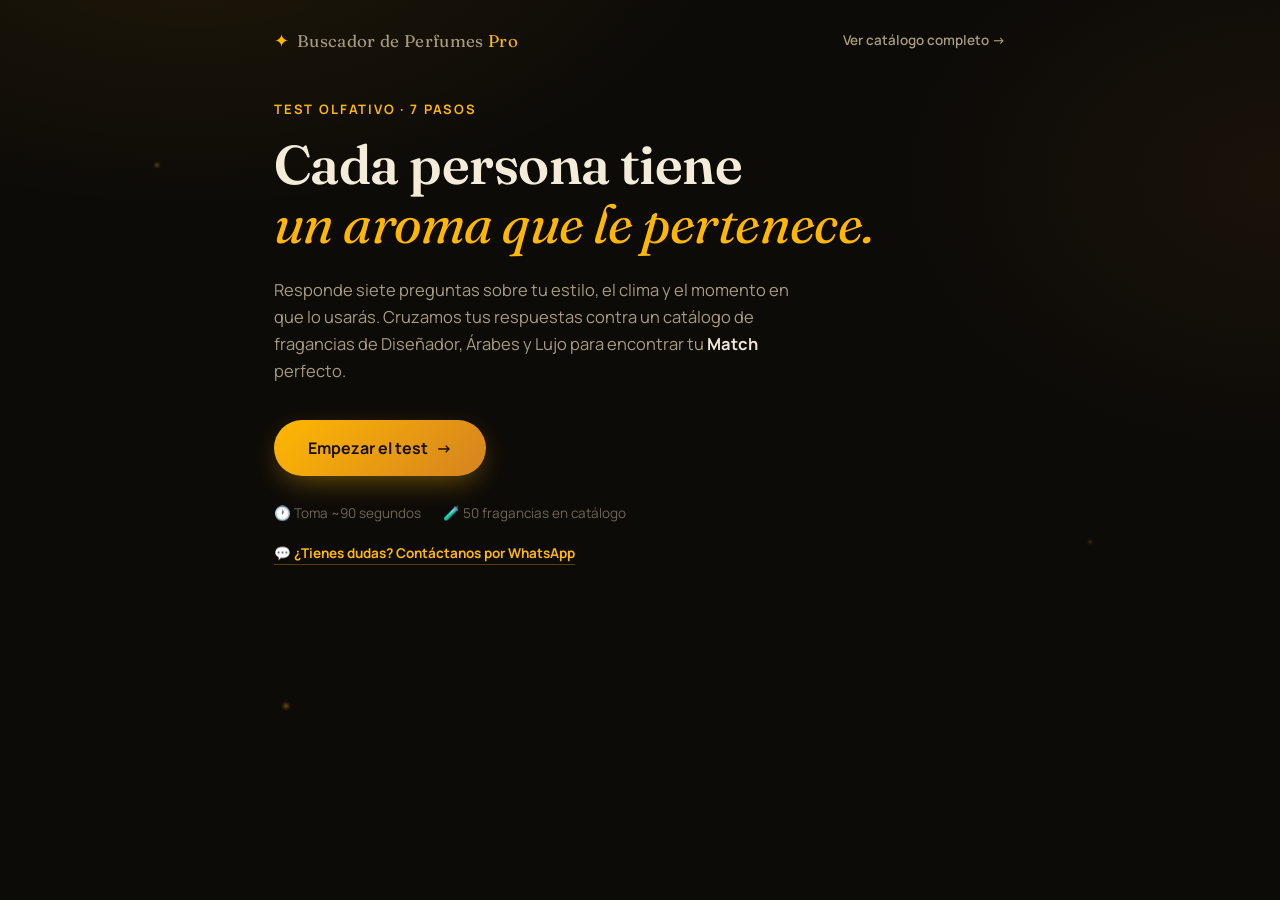
<file: index.html>
<!DOCTYPE html>
<html lang="es">
<head>
<meta charset="UTF-8" />
<meta name="viewport" content="width=device-width, initial-scale=1.0" />
<title>Buscador de Perfumes Pro — Encuentra tu fragancia ideal</title>
<link rel="preconnect" href="https://fonts.googleapis.com">
<link rel="preconnect" href="https://fonts.gstatic.com" crossorigin>
<link href="https://fonts.googleapis.com/css2?family=Fraunces:opsz,wght@9..144,400;9..144,600;9..144,700&family=Manrope:wght@400;500;600;700;800&display=swap" rel="stylesheet">
<link rel="stylesheet" href="styles.css" />
</head>
<body>

  <!-- Fondo ambiental -->
  <div class="atmosfera" aria-hidden="true">
    <div class="mota mota-1"></div>
    <div class="mota mota-2"></div>
    <div class="mota mota-3"></div>
  </div>

  <div class="contenedor-app">

    <!-- ============ CABECERA ============ -->
    <header class="cabecera">
      <div class="marca">
        <span class="marca-icono">✦</span>
        <span class="marca-texto">Buscador de Perfumes <em>Pro</em></span>
      </div>
      <a href="catalogo.html" class="enlace-catalogo" id="enlace-catalogo">Ver catálogo completo →</a>
    </header>

    <!-- ============ PANTALLA DE INICIO ============ -->
    <section id="pantalla-inicio" class="pantalla pantalla-inicio activa">
      <div class="inicio-contenido">
        <p class="inicio-eyebrow">Test olfativo · 7 pasos</p>
        <h1 class="inicio-titulo">Cada persona tiene<br><span class="resaltado">un aroma que le pertenece.</span></h1>
        <p class="inicio-descripcion">
          Responde siete preguntas sobre tu estilo, el clima y el momento en que lo usarás.
          Cruzamos tus respuestas contra un catálogo de fragancias de Diseñador, Árabes y Lujo
          para encontrar tu <strong>Match</strong> perfecto.
        </p>
        <button type="button" id="btn-empezar" class="boton boton-primario boton-grande">
          Empezar el test <span class="flecha">→</span>
        </button>
        <div class="inicio-meta">
          <span>🕐 Toma ~90 segundos</span>
          <span>🧪 50 fragancias en catálogo</span>
        </div>
        <a href="#" id="link-contacto-inicio" class="enlace-contacto-inicio" target="_blank" rel="noopener">
          💬 ¿Tienes dudas? Contáctanos por WhatsApp
        </a>
      </div>
    </section>

    <!-- ============ PANTALLA DEL TEST ============ -->
    <section id="pantalla-test" class="pantalla pantalla-test">

      <!-- Barra de progreso -->
      <div class="progreso-wrap">
        <div class="progreso-info">
          <span id="progreso-texto">Paso 1 de 7</span>
          <span id="progreso-porcentaje">14%</span>
        </div>
        <div class="progreso-barra">
          <div id="progreso-relleno" class="progreso-relleno"></div>
        </div>
      </div>

      <!-- Contenedor dinámico de preguntas -->
      <div id="pregunta-contenedor" class="pregunta-contenedor">
        <!-- Renderizado por JS -->
      </div>

      <!-- Navegación -->
      <div class="nav-botones">
        <button type="button" id="btn-atras" class="boton boton-fantasma">
          <span class="flecha">←</span> Atrás
        </button>
        <button type="button" id="btn-siguiente" class="boton boton-primario" disabled>
          Siguiente <span class="flecha">→</span>
        </button>
      </div>
    </section>

    <!-- ============ PANTALLA DE RESULTADOS ============ -->
    <section id="pantalla-resultados" class="pantalla pantalla-resultados">
      <div class="resultados-cabecera">
        <p class="resultados-eyebrow">Tu perfil olfativo está listo</p>
        <h2 class="resultados-titulo">Tus mejores coincidencias</h2>
        <p class="resultados-sub">👇 Haz click en la que más te interese</p>
      </div>

      <div id="tarjetas-resultado" class="grid-tarjetas">
        <!-- Renderizado por JS -->
      </div>

      <div id="zona-formatos-formato"></div>

      <div class="resultados-acciones">
        <button type="button" id="btn-reiniciar" class="boton boton-primario">
          🔄 Volver a hacer el Test
        </button>
      </div>
    </section>

    <section id="pantalla-set-ocasion" class="pantalla pantalla-set-ocasion">
      <div id="contenido-set-ocasion">
        <!-- Renderizado por JS -->
      </div>
    </section>

    <!-- ============ CONFIRMACIÓN DE PEDIDO ============ -->
    <section id="pantalla-confirmacion" class="pantalla pantalla-confirmacion">
      <div id="contenido-confirmacion">
        <!-- Renderizado por JS -->
      </div>
    </section>

  </div>

  <!-- Plantilla de tarjeta de perfume (usada por JS) -->
  <template id="plantilla-tarjeta">
    <article class="tarjeta-perfume">
      <div class="tarjeta-imagen-wrap">
        <span class="tarjeta-match" data-campo="match"></span>
        <img class="tarjeta-imagen" data-campo="imagen" alt="" />
      </div>
      <div class="tarjeta-cuerpo">
        <h3 class="tarjeta-nombre" data-campo="nombre"></h3>
        <span class="tarjeta-tipo" data-campo="tipo"></span>

        <div class="tarjeta-notas">
          <span class="notas-titulo">
            <span class="notas-titulo-icono">✨</span>
            Notas olfativas
          </span>
          <div class="notas-valor" data-campo="notas"></div>
        </div>

        <ul class="tarjeta-detalles">
          <li>
            <span class="detalle-etiqueta"><span class="detalle-icono">🧴</span>Aroma</span>
            <span class="detalle-valor" data-campo="aroma"></span>
          </li>
          <li>
            <span class="detalle-etiqueta"><span class="detalle-icono">💧</span>Sub-aroma</span>
            <span class="detalle-valor" data-campo="subaroma"></span>
          </li>
          <li>
            <span class="detalle-etiqueta"><span class="detalle-icono">🕐</span>Momento</span>
            <span class="detalle-valor" data-campo="momento"></span>
          </li>
          <li>
            <span class="detalle-etiqueta"><span class="detalle-icono">❄️</span>Clima</span>
            <span class="detalle-valor" data-campo="clima"></span>
          </li>
          <li>
            <span class="detalle-etiqueta"><span class="detalle-icono">👤</span>Estilo</span>
            <span class="detalle-valor" data-campo="estilo"></span>
          </li>
          <li>
            <span class="detalle-etiqueta"><span class="detalle-icono">💥</span>Potencia</span>
            <span class="detalle-valor" data-campo="potencia"></span>
          </li>
          <li>
            <span class="detalle-etiqueta"><span class="detalle-icono">💰</span>Presupuesto</span>
            <span class="detalle-valor" data-campo="precio"></span>
          </li>
        </ul>
      </div>
    </article>
  </template>

  <!-- db.js descarga los ajustes hechos en el panel (precios, fotos y
       fragancias desactivadas) y los deja en memoria para el test. -->
  <!-- Aviso al entrar al catálogo: es una zona de administración, no algo
       que le sirva a un visitante. Se pregunta antes de sacarlo del test. -->
  <div class="modal-fondo" id="modal-admin" hidden>
    <div class="modal-caja" role="dialog" aria-modal="true" aria-labelledby="modal-admin-titulo">
      <span class="modal-icono">🔒</span>
      <h2 class="modal-titulo" id="modal-admin-titulo">Zona de administración</h2>
      <p class="modal-texto">
        El catálogo completo es una herramienta interna para administrar precios y
        fotos, y pide contraseña. Si solo buscas tu fragancia ideal, el test es
        el camino.
      </p>
      <div class="modal-acciones">
        <button type="button" class="boton boton-primario" id="modal-admin-quedarse">
          Seguir en el test
        </button>
        <button type="button" class="boton boton-fantasma" id="modal-admin-ir">
          Ir al catálogo
        </button>
      </div>
    </div>
  </div>

  <!-- ============ CARRITO: ícono flotante ============ -->
  <!-- Empieza oculto: solo se muestra si configuracion.pagos_habilitados
       está encendido. Mientras no lo esté, el sitio se ve exactamente
       igual que antes de esta feature. -->
  <button type="button" id="btn-carrito-flotante" class="carrito-flotante" hidden aria-label="Ver carrito de compras">
    🛍️
    <span class="carrito-contador" id="carrito-contador" hidden>0</span>
  </button>

  <!-- ============ CARRITO: panel de resumen ============ -->
  <div class="modal-fondo" id="modal-carrito" hidden>
    <div class="modal-caja modal-caja-ancha" role="dialog" aria-modal="true" aria-labelledby="modal-carrito-titulo">
      <h2 class="modal-titulo" id="modal-carrito-titulo">Tu carrito</h2>
      <div id="carrito-lista-items" class="carrito-lista">
        <!-- Renderizado por JS -->
      </div>
      <p class="carrito-vacio-texto" id="carrito-vacio-texto" hidden>Tu carrito está vacío.</p>
      <div class="carrito-total-linea" id="carrito-total-linea">
        <span>Total</span>
        <span id="carrito-total-valor">$0.00</span>
      </div>
      <p class="carrito-plazo-envio" id="carrito-plazo-envio"></p>
      <p class="error" id="carrito-error" hidden></p>
      <!-- Insignias de confianza aprobadas por Kike: cortas, junto al
           botón de pago, no como párrafo de aclaración. -->
      <div class="carrito-confianza">
        <span class="carrito-confianza-item">✓ 100% originales — sellado de fábrica</span>
        <span class="carrito-confianza-item">✓ Garantía: si no es original, te devolvemos el 100%</span>
      </div>
      <div class="modal-acciones">
        <button type="button" class="boton boton-primario" id="btn-carrito-pagar" disabled>Pagar</button>
        <button type="button" class="boton boton-fantasma" id="btn-carrito-cerrar">Seguir viendo fragancias</button>
      </div>
    </div>
  </div>

  <!-- ============ CARRITO: formulario de envío ============ -->
  <div class="modal-fondo" id="modal-envio" hidden>
    <div class="modal-caja modal-caja-ancha" role="dialog" aria-modal="true" aria-labelledby="modal-envio-titulo">
      <h2 class="modal-titulo" id="modal-envio-titulo">Datos de envío</h2>
      <p class="modal-texto">Por ahora enviamos solo dentro de Estados Unidos.</p>
      <form id="form-envio" class="form-envio" novalidate>
        <label class="campo-envio">
          Nombre completo
          <input type="text" name="nombre" autocomplete="name" required>
        </label>
        <label class="campo-envio">
          Email
          <input type="email" name="email" autocomplete="email" required>
        </label>
        <label class="campo-envio">
          Dirección
          <input type="text" name="direccion" autocomplete="street-address" required>
        </label>
        <div class="form-envio-fila">
          <label class="campo-envio">
            Ciudad
            <input type="text" name="ciudad" autocomplete="address-level2" required>
          </label>
          <label class="campo-envio campo-envio-estado">
            Estado
            <select name="estado" autocomplete="address-level1" required>
              <option value="">Elige...</option>
              <option value="AL">Alabama</option><option value="AK">Alaska</option>
              <option value="AZ">Arizona</option><option value="AR">Arkansas</option>
              <option value="CA">California</option><option value="CO">Colorado</option>
              <option value="CT">Connecticut</option><option value="DE">Delaware</option>
              <option value="DC">Distrito de Columbia</option><option value="FL">Florida</option>
              <option value="GA">Georgia</option><option value="HI">Hawái</option>
              <option value="ID">Idaho</option><option value="IL">Illinois</option>
              <option value="IN">Indiana</option><option value="IA">Iowa</option>
              <option value="KS">Kansas</option><option value="KY">Kentucky</option>
              <option value="LA">Luisiana</option><option value="ME">Maine</option>
              <option value="MD">Maryland</option><option value="MA">Massachusetts</option>
              <option value="MI">Míchigan</option><option value="MN">Minnesota</option>
              <option value="MS">Misisipi</option><option value="MO">Misuri</option>
              <option value="MT">Montana</option><option value="NE">Nebraska</option>
              <option value="NV">Nevada</option><option value="NH">Nuevo Hampshire</option>
              <option value="NJ">Nueva Jersey</option><option value="NM">Nuevo México</option>
              <option value="NY">Nueva York</option><option value="NC">Carolina del Norte</option>
              <option value="ND">Dakota del Norte</option><option value="OH">Ohio</option>
              <option value="OK">Oklahoma</option><option value="OR">Oregón</option>
              <option value="PA">Pensilvania</option><option value="RI">Rhode Island</option>
              <option value="SC">Carolina del Sur</option><option value="SD">Dakota del Sur</option>
              <option value="TN">Tennessee</option><option value="TX">Texas</option>
              <option value="UT">Utah</option><option value="VT">Vermont</option>
              <option value="VA">Virginia</option><option value="WA">Washington</option>
              <option value="WV">Virginia Occidental</option><option value="WI">Wisconsin</option>
              <option value="WY">Wyoming</option>
            </select>
          </label>
          <label class="campo-envio campo-envio-zip">
            Código postal
            <input type="text" name="codigoPostal" inputmode="numeric" autocomplete="postal-code"
                   placeholder="90210" pattern="\d{5}(-\d{4})?" required>
          </label>
        </div>
        <p class="error" id="error-envio" hidden></p>
        <div class="modal-acciones">
          <button type="submit" class="boton boton-primario" id="btn-envio-continuar">Continuar al pago</button>
          <button type="button" class="boton boton-fantasma" id="btn-envio-volver">Volver al carrito</button>
        </div>
      </form>
    </div>
  </div>

  <script src="data.js"></script>
  <script src="db.js"></script>
  <script src="carrito.js"></script>
  <script src="app.js"></script>
</body>
</html>
</file>
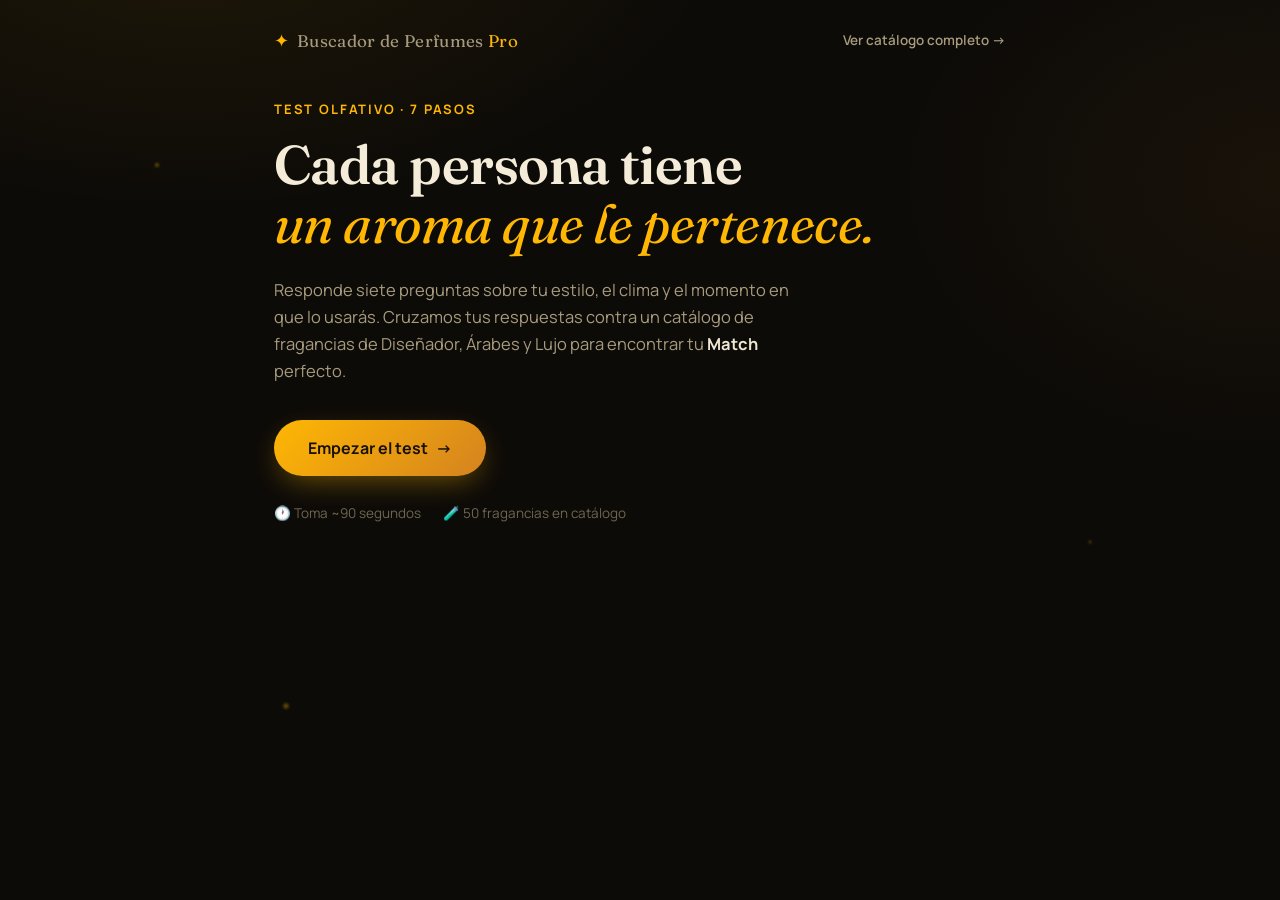
<file: buscador-perfumes-preview.html>
<!DOCTYPE html>
<html lang="es">
<head>
<meta charset="UTF-8" />
<meta name="viewport" content="width=device-width, initial-scale=1.0" />
<title>Buscador de Perfumes Pro — Encuentra tu fragancia ideal</title>
<link rel="preconnect" href="https://fonts.googleapis.com">
<link rel="preconnect" href="https://fonts.gstatic.com" crossorigin>
<link href="https://fonts.googleapis.com/css2?family=Fraunces:opsz,wght@9..144,400;9..144,600;9..144,700&family=Manrope:wght@400;500;600;700;800&display=swap" rel="stylesheet">
<style>
/* ============================================================
   BUSCADOR DE PERFUMES PRO — styles.css
   Paleta: negro cálido + dorado (#ffb703) + acentos ámbar
   Tipografía: Fraunces (display) + Manrope (cuerpo/UI)
   ============================================================ */

:root {
  --negro-fondo: #0d0b08;
  --negro-panel: #17140f;
  --negro-panel-2: #1e1a13;
  --borde: #2e2818;
  --borde-suave: #241f16;

  --dorado: #ffb703;
  --dorado-suave: #f2c14e;
  --ambar: #d4831f;
  --crema: #f4ecd8;
  --texto-principal: #efe6d3;
  --texto-secundario: #a89b7d;
  --texto-terciario: #6f6650;

  --exito: #7fae6a;

  --fuente-display: "Fraunces", Georgia, serif;
  --fuente-ui: "Manrope", -apple-system, BlinkMacSystemFont, sans-serif;

  --radio-lg: 20px;
  --radio-md: 14px;
  --radio-sm: 8px;

  --sombra-elevada: 0 20px 60px -20px rgba(0, 0, 0, 0.7);
  --transicion: 240ms cubic-bezier(0.22, 1, 0.36, 1);
}

* { box-sizing: border-box; }

html, body {
  margin: 0;
  padding: 0;
  background: var(--negro-fondo);
  color: var(--texto-principal);
  font-family: var(--fuente-ui);
  min-height: 100vh;
  -webkit-font-smoothing: antialiased;
}

body {
  background-image:
    radial-gradient(ellipse 900px 500px at 15% -10%, rgba(255, 183, 3, 0.08), transparent 60%),
    radial-gradient(ellipse 700px 500px at 100% 20%, rgba(212, 131, 31, 0.06), transparent 55%);
  position: relative;
  overflow-x: hidden;
}

/* ============ ATMÓSFERA (partículas ambientales) ============ */
.atmosfera {
  position: fixed;
  inset: 0;
  pointer-events: none;
  z-index: 0;
  overflow: hidden;
}
.mota {
  position: absolute;
  border-radius: 50%;
  background: radial-gradient(circle, rgba(255, 183, 3, 0.5) 0%, transparent 70%);
  filter: blur(1px);
  animation: flotar 14s ease-in-out infinite;
}
.mota-1 { width: 6px; height: 6px; top: 18%; left: 12%; animation-delay: 0s; }
.mota-2 { width: 4px; height: 4px; top: 60%; left: 85%; animation-delay: 4s; }
.mota-3 { width: 8px; height: 8px; top: 78%; left: 22%; animation-delay: 8s; }

@keyframes flotar {
  0%, 100% { transform: translateY(0) translateX(0); opacity: 0.3; }
  50% { transform: translateY(-40px) translateX(20px); opacity: 0.8; }
}

@media (prefers-reduced-motion: reduce) {
  .mota { animation: none; }
  * { animation-duration: 0.01ms !important; transition-duration: 0.01ms !important; }
}

/* ============ LAYOUT GENERAL ============ */
.contenedor-app {
  position: relative;
  z-index: 1;
  max-width: 780px;
  margin: 0 auto;
  padding: 0 24px 80px;
  min-height: 100vh;
}

.cabecera {
  padding: 28px 0 8px;
  display: flex;
  align-items: center;
  justify-content: space-between;
  gap: 16px;
  flex-wrap: wrap;
}
.marca {
  display: flex;
  align-items: baseline;
  gap: 8px;
}
.marca-icono {
  color: var(--dorado);
  font-size: 18px;
}
.marca-texto {
  font-family: var(--fuente-display);
  font-size: 17px;
  letter-spacing: 0.02em;
  color: var(--texto-secundario);
}
.marca-texto em {
  font-style: normal;
  color: var(--dorado);
}
.enlace-catalogo {
  color: var(--texto-secundario);
  text-decoration: none;
  font-size: 13.5px;
  font-weight: 600;
  transition: color 200ms ease;
}
.enlace-catalogo:hover {
  color: var(--dorado);
}

/* ============ PANTALLAS ============ */
.pantalla {
  display: none;
}
.pantalla.activa {
  display: block;
  animation: aparecer 480ms cubic-bezier(0.22, 1, 0.36, 1);
}
@keyframes aparecer {
  from { opacity: 0; transform: translateY(14px); }
  to { opacity: 1; transform: translateY(0); }
}

/* ============ PANTALLA INICIO ============ */
.pantalla-inicio {
  min-height: 78vh;
  display: flex;
  align-items: center;
}
.inicio-contenido {
  padding: 40px 0;
}
.inicio-eyebrow {
  font-family: var(--fuente-ui);
  font-size: 13px;
  font-weight: 700;
  letter-spacing: 0.14em;
  text-transform: uppercase;
  color: var(--dorado);
  margin: 0 0 18px;
}
.inicio-titulo {
  font-family: var(--fuente-display);
  font-size: clamp(2.2rem, 6vw, 3.4rem);
  line-height: 1.08;
  font-weight: 600;
  margin: 0 0 22px;
  color: var(--crema);
  letter-spacing: -0.01em;
}
.resaltado {
  color: var(--dorado);
  font-style: italic;
  font-weight: 400;
}
.inicio-descripcion {
  font-size: 16.5px;
  line-height: 1.65;
  color: var(--texto-secundario);
  max-width: 52ch;
  margin: 0 0 36px;
}
.inicio-descripcion strong {
  color: var(--texto-principal);
  font-weight: 700;
}
.inicio-meta {
  display: flex;
  gap: 22px;
  margin-top: 28px;
  font-size: 13.5px;
  color: var(--texto-terciario);
  flex-wrap: wrap;
}

/* ============ BOTONES ============ */
.boton {
  font-family: var(--fuente-ui);
  font-weight: 700;
  font-size: 15px;
  border: none;
  border-radius: 100px;
  cursor: pointer;
  display: inline-flex;
  align-items: center;
  gap: 8px;
  transition: transform var(--transicion), box-shadow var(--transicion), background var(--transicion), opacity var(--transicion);
  padding: 14px 26px;
}
.boton:active { transform: scale(0.97); }

.boton-primario {
  background: linear-gradient(135deg, var(--dorado) 0%, var(--ambar) 100%);
  color: #1a1206;
  box-shadow: 0 10px 30px -8px rgba(255, 183, 3, 0.45);
}
.boton-primario:hover:not(:disabled) {
  box-shadow: 0 14px 34px -6px rgba(255, 183, 3, 0.6);
  transform: translateY(-1px);
}
.boton-primario:disabled {
  opacity: 0.35;
  cursor: not-allowed;
  box-shadow: none;
}

.boton-grande {
  padding: 17px 34px;
  font-size: 16px;
}

.boton-fantasma {
  background: transparent;
  color: var(--texto-secundario);
  padding: 14px 18px;
}
.boton-fantasma:hover {
  color: var(--texto-principal);
}
.boton-fantasma:disabled {
  opacity: 0.25;
  cursor: not-allowed;
}

.flecha {
  display: inline-block;
  transition: transform var(--transicion);
}
.boton-primario:hover .flecha {
  transform: translateX(3px);
}

/* ============ TEST: PROGRESO ============ */
.pantalla-test {
  padding-top: 32px;
}
.progreso-wrap {
  margin-bottom: 40px;
}
.progreso-info {
  display: flex;
  justify-content: space-between;
  font-size: 12.5px;
  font-weight: 700;
  letter-spacing: 0.06em;
  text-transform: uppercase;
  color: var(--texto-terciario);
  margin-bottom: 10px;
}
#progreso-porcentaje {
  color: var(--dorado);
}
.progreso-barra {
  height: 3px;
  background: var(--borde);
  border-radius: 4px;
  overflow: hidden;
}
.progreso-relleno {
  height: 100%;
  width: 14%;
  background: linear-gradient(90deg, var(--ambar), var(--dorado));
  border-radius: 4px;
  transition: width 420ms cubic-bezier(0.22, 1, 0.36, 1);
}

/* ============ TEST: PREGUNTA ============ */
.pregunta-contenedor {
  min-height: 340px;
}
.pregunta-numero {
  font-family: var(--fuente-ui);
  font-size: 13px;
  font-weight: 700;
  color: var(--dorado);
  letter-spacing: 0.08em;
  text-transform: uppercase;
  margin: 0 0 12px;
}
.pregunta-titulo {
  font-family: var(--fuente-display);
  font-size: clamp(1.5rem, 4vw, 2rem);
  font-weight: 600;
  color: var(--crema);
  margin: 0 0 30px;
  line-height: 1.25;
}

.opciones-grid {
  display: grid;
  grid-template-columns: repeat(auto-fit, minmax(240px, 1fr));
  gap: 14px;
}

.opcion {
  display: flex;
  align-items: center;
  gap: 14px;
  background: var(--negro-panel);
  border: 1.5px solid var(--borde);
  border-radius: var(--radio-md);
  padding: 18px 20px;
  cursor: pointer;
  text-align: left;
  transition: border-color var(--transicion), background var(--transicion), transform var(--transicion);
  font-family: var(--fuente-ui);
}
.opcion:hover {
  border-color: var(--ambar);
  background: var(--negro-panel-2);
  transform: translateY(-2px);
}
.opcion.seleccionada {
  border-color: var(--dorado);
  background: linear-gradient(135deg, rgba(255, 183, 3, 0.14), rgba(212, 131, 31, 0.06));
  box-shadow: 0 0 0 1px var(--dorado) inset;
}
.opcion-emoji {
  font-size: 26px;
  flex-shrink: 0;
  width: 40px;
  text-align: center;
}
.opcion-texto {
  display: flex;
  flex-direction: column;
  gap: 3px;
}
.opcion-titulo {
  font-weight: 700;
  font-size: 15px;
  color: var(--texto-principal);
}
.opcion-desc {
  font-size: 12.5px;
  color: var(--texto-terciario);
  line-height: 1.4;
}

/* ============ NAVEGACIÓN DEL TEST ============ */
.nav-botones {
  display: flex;
  justify-content: space-between;
  align-items: center;
  margin-top: 40px;
  padding-top: 24px;
  border-top: 1px solid var(--borde-suave);
}

/* ============ RESULTADOS ============ */
.pantalla-resultados {
  padding-top: 40px;
}
.resultados-cabecera {
  text-align: center;
  margin-bottom: 44px;
}
.resultados-eyebrow {
  font-size: 13px;
  font-weight: 700;
  letter-spacing: 0.12em;
  text-transform: uppercase;
  color: var(--dorado);
  margin: 0 0 14px;
}
.resultados-titulo {
  font-family: var(--fuente-display);
  font-size: clamp(1.8rem, 5vw, 2.6rem);
  color: var(--crema);
  margin: 0 0 12px;
  font-weight: 600;
}
.resultados-sub {
  color: var(--texto-terciario);
  font-size: 14.5px;
  margin: 0;
}

.grid-tarjetas {
  display: grid;
  grid-template-columns: repeat(auto-fit, minmax(260px, 1fr));
  gap: 22px;
  margin-bottom: 48px;
}

.resultados-vacio {
  grid-column: 1 / -1;
  text-align: center;
  padding: 48px 24px;
  color: var(--texto-secundario);
  font-size: 15px;
  line-height: 1.6;
  background: var(--negro-panel);
  border: 1px solid var(--borde);
  border-radius: var(--radio-lg);
  max-width: 52ch;
  margin: 0 auto;
}

.tarjeta-perfume {
  background: var(--negro-panel);
  border: 1px solid var(--borde);
  border-radius: var(--radio-lg);
  overflow: hidden;
  transition: transform var(--transicion), border-color var(--transicion), box-shadow var(--transicion);
}
.tarjeta-perfume:hover {
  transform: translateY(-4px);
  border-color: var(--ambar);
  box-shadow: var(--sombra-elevada);
}

.tarjeta-imagen-wrap {
  position: relative;
  aspect-ratio: 3 / 4;
  background: linear-gradient(160deg, #1e1a13, #0d0b08);
  overflow: hidden;
}
.tarjeta-imagen {
  width: 100%;
  height: 100%;
  object-fit: cover;
  display: block;
  transition: transform 500ms ease;
}
.tarjeta-perfume:hover .tarjeta-imagen {
  transform: scale(1.05);
}
.tarjeta-match {
  position: absolute;
  top: 14px;
  right: 14px;
  background: linear-gradient(135deg, var(--dorado), var(--ambar));
  color: #1a1206;
  font-weight: 800;
  font-size: 13px;
  padding: 6px 12px;
  border-radius: 100px;
  z-index: 2;
  box-shadow: 0 6px 16px -4px rgba(0,0,0,0.5);
}

.tarjeta-cuerpo {
  padding: 18px 20px 22px;
}
.tarjeta-nombre {
  font-family: var(--fuente-display);
  font-size: 19px;
  font-weight: 700;
  color: var(--dorado);
  margin: 0 0 4px;
  line-height: 1.3;
}
.tarjeta-tipo {
  display: block;
  font-size: 13px;
  color: var(--texto-secundario);
  margin-bottom: 14px;
}

.tarjeta-detalles {
  list-style: none;
  margin: 0;
  padding: 0;
  display: flex;
  flex-direction: column;
  gap: 10px;
  border-top: 1px solid var(--borde-suave);
  padding-top: 14px;
}
.tarjeta-detalles li {
  display: flex;
  align-items: center;
  justify-content: space-between;
  gap: 10px;
  font-size: 13px;
}
.detalle-etiqueta {
  display: flex;
  align-items: center;
  gap: 8px;
  color: var(--texto-secundario);
  white-space: nowrap;
}
.detalle-valor {
  color: var(--texto-principal);
  font-weight: 700;
  text-align: right;
}
.detalle-icono {
  font-size: 13px;
  opacity: 0.85;
  flex-shrink: 0;
}

.tarjeta-notas {
  margin: 4px 0 18px;
  padding: 16px 17px 15px;
  background:
    radial-gradient(120% 140% at 0% 0%, rgba(255, 183, 3, 0.22), transparent 60%),
    linear-gradient(155deg, rgba(255, 183, 3, 0.16), rgba(212, 131, 31, 0.06));
  border: 1.5px solid rgba(255, 183, 3, 0.5);
  border-radius: var(--radio-md);
  position: relative;
  overflow: hidden;
  box-shadow:
    0 0 0 1px rgba(255, 183, 3, 0.08) inset,
    0 8px 24px -10px rgba(255, 183, 3, 0.35);
}
.tarjeta-notas::before {
  content: "";
  position: absolute;
  top: 0;
  left: 0;
  width: 4px;
  height: 100%;
  background: linear-gradient(180deg, var(--dorado), var(--ambar));
  box-shadow: 0 0 10px rgba(255, 183, 3, 0.6);
}
.tarjeta-notas::after {
  content: "✦";
  position: absolute;
  top: -6px;
  right: 8px;
  font-size: 46px;
  color: rgba(255, 183, 3, 0.1);
  line-height: 1;
  pointer-events: none;
}
.notas-titulo {
  display: flex;
  align-items: center;
  gap: 7px;
  font-family: var(--fuente-ui);
  font-size: 12px;
  font-weight: 800;
  letter-spacing: 0.16em;
  text-transform: uppercase;
  color: var(--negro-fondo);
  background: linear-gradient(100deg, var(--dorado), var(--dorado-suave));
  padding: 4px 10px 4px 8px;
  border-radius: 100px;
  margin-bottom: 11px;
  width: fit-content;
}
.notas-titulo-icono {
  font-size: 13px;
}
.notas-valor {
  display: flex;
  flex-direction: column;
  gap: 7px;
}
.notas-fila {
  display: flex;
  align-items: baseline;
  gap: 9px;
}
.notas-fila-etiqueta {
  flex-shrink: 0;
  width: 58px;
  font-family: var(--fuente-ui);
  font-size: 10px;
  font-weight: 800;
  letter-spacing: 0.06em;
  text-transform: uppercase;
  color: var(--ambar);
}
.notas-fila-valor {
  font-size: 14.5px;
  line-height: 1.45;
  color: var(--crema);
  font-weight: 600;
}
.notas-fila-simple {
  margin: 0;
  font-size: 14px;
  line-height: 1.6;
  color: var(--crema);
  font-weight: 600;
}

.resultados-acciones {
  display: flex;
  justify-content: center;
}

/* ============ RESPONSIVE ============ */

/* Tablet y pantallas medianas */
@media (max-width: 860px) {
  .contenedor-app { padding: 0 20px 60px; max-width: 100%; }
  .grid-tarjetas { grid-template-columns: repeat(2, 1fr); gap: 16px; }
}

/* Móvil grande / tablet vertical */
@media (max-width: 640px) {
  .contenedor-app { padding: 0 16px 48px; }

  .cabecera { padding: 20px 0 4px; }
  .marca-texto { font-size: 15px; }

  /* Pantalla de inicio */
  .pantalla-inicio { min-height: auto; padding: 12px 0 8px; }
  .inicio-contenido { padding: 24px 0; }
  .inicio-eyebrow { font-size: 12px; margin-bottom: 14px; }
  .inicio-titulo { margin-bottom: 16px; }
  .inicio-descripcion { font-size: 15px; margin-bottom: 28px; max-width: none; }
  .inicio-meta { gap: 12px; font-size: 12.5px; }
  .boton-grande { width: 100%; justify-content: center; padding: 16px 24px; }

  /* Test: preguntas */
  .pantalla-test { padding-top: 20px; }
  .progreso-wrap { margin-bottom: 28px; }
  .pregunta-contenedor { min-height: 0; }
  .pregunta-titulo { margin-bottom: 22px; }
  .opciones-grid { grid-template-columns: 1fr; gap: 12px; }
  .opcion { padding: 15px 16px; gap: 12px; }
  .opcion-emoji { font-size: 22px; width: 32px; }
  .opcion-titulo { font-size: 14.5px; }
  .opcion-desc { font-size: 12px; }

  /* Navegación del test: apilada para que quepa cómodo en pantallas angostas */
  .nav-botones {
    margin-top: 28px;
    padding-top: 18px;
    gap: 10px;
  }
  .boton-fantasma { padding: 12px 14px; font-size: 14px; }
  #btn-siguiente { flex: 1; justify-content: center; }

  /* Resultados */
  .pantalla-resultados { padding-top: 24px; }
  .resultados-cabecera { margin-bottom: 28px; }
  .resultados-sub { font-size: 13.5px; }
  .grid-tarjetas { grid-template-columns: repeat(2, 1fr); gap: 12px; margin-bottom: 32px; }
  .tarjeta-cuerpo { padding: 12px 13px 16px; }
  .tarjeta-nombre { font-size: 15px; margin-bottom: 3px; }
  .tarjeta-tipo { font-size: 11.5px; margin-bottom: 10px; }
  .tarjeta-match { font-size: 11px; padding: 5px 10px; top: 10px; right: 10px; }
  .tarjeta-detalles { gap: 7px; padding-top: 10px; }
  .tarjeta-detalles li { font-size: 11px; }
  .detalle-etiqueta { gap: 5px; }
  .tarjeta-notas { padding: 13px 13px 12px; margin: 2px 0 13px; }
  .notas-titulo { font-size: 10px; letter-spacing: 0.12em; margin-bottom: 8px; padding: 3px 8px 3px 7px; }
  .notas-fila { gap: 7px; }
  .notas-fila-etiqueta { width: 48px; font-size: 9px; }
  .notas-fila-valor { font-size: 12.5px; line-height: 1.4; }
  .notas-fila-simple { font-size: 12px; }
  .resultados-acciones .boton { width: 100%; justify-content: center; }
}

/* Móvil pequeño: una sola columna también en resultados para que el texto respire */
@media (max-width: 420px) {
  .contenedor-app { padding: 0 14px 40px; }
  .grid-tarjetas { grid-template-columns: 1fr; }
  .tarjeta-imagen-wrap { aspect-ratio: 4 / 3; }
  .opcion { padding: 14px; }
  .inicio-titulo { font-size: clamp(1.9rem, 9vw, 2.4rem); }
}

/* Pantallas muy pequeñas (ej. iPhone SE) */
@media (max-width: 360px) {
  .marca-texto { font-size: 14px; }
  .pregunta-titulo { font-size: 1.3rem; }
  .opcion-emoji { font-size: 20px; width: 28px; }
}

/* Foco visible para accesibilidad */
.opcion:focus-visible,
.boton:focus-visible {
  outline: 2px solid var(--dorado);
  outline-offset: 3px;
}

</style>
</head>
<body>

  <!-- Fondo ambiental -->
  <div class="atmosfera" aria-hidden="true">
    <div class="mota mota-1"></div>
    <div class="mota mota-2"></div>
    <div class="mota mota-3"></div>
  </div>

  <div class="contenedor-app">

    <!-- ============ CABECERA ============ -->
    <header class="cabecera">
      <div class="marca">
        <span class="marca-icono">✦</span>
        <span class="marca-texto">Buscador de Perfumes <em>Pro</em></span>
      </div>
      <a href="catalogo.html" class="enlace-catalogo">Ver catálogo completo →</a>
    </header>

    <!-- ============ PANTALLA DE INICIO ============ -->
    <section id="pantalla-inicio" class="pantalla pantalla-inicio activa">
      <div class="inicio-contenido">
        <p class="inicio-eyebrow">Test olfativo · 7 pasos</p>
        <h1 class="inicio-titulo">Cada persona tiene<br><span class="resaltado">un aroma que le pertenece.</span></h1>
        <p class="inicio-descripcion">
          Responde siete preguntas sobre tu estilo, el clima y el momento en que lo usarás.
          Cruzamos tus respuestas contra un catálogo de fragancias de Diseñador, Árabes y Lujo
          para encontrar tu <strong>Match</strong> perfecto.
        </p>
        <button type="button" id="btn-empezar" class="boton boton-primario boton-grande">
          Empezar el test <span class="flecha">→</span>
        </button>
        <div class="inicio-meta">
          <span>🕐 Toma ~90 segundos</span>
          <span>🧪 50 fragancias en catálogo</span>
        </div>
      </div>
    </section>

    <!-- ============ PANTALLA DEL TEST ============ -->
    <section id="pantalla-test" class="pantalla pantalla-test">

      <!-- Barra de progreso -->
      <div class="progreso-wrap">
        <div class="progreso-info">
          <span id="progreso-texto">Paso 1 de 7</span>
          <span id="progreso-porcentaje">14%</span>
        </div>
        <div class="progreso-barra">
          <div id="progreso-relleno" class="progreso-relleno"></div>
        </div>
      </div>

      <!-- Contenedor dinámico de preguntas -->
      <div id="pregunta-contenedor" class="pregunta-contenedor">
        <!-- Renderizado por JS -->
      </div>

      <!-- Navegación -->
      <div class="nav-botones">
        <button type="button" id="btn-atras" class="boton boton-fantasma">
          <span class="flecha">←</span> Atrás
        </button>
        <button type="button" id="btn-siguiente" class="boton boton-primario" disabled>
          Siguiente <span class="flecha">→</span>
        </button>
      </div>
    </section>

    <!-- ============ PANTALLA DE RESULTADOS ============ -->
    <section id="pantalla-resultados" class="pantalla pantalla-resultados">
      <div class="resultados-cabecera">
        <p class="resultados-eyebrow">Tu perfil olfativo está listo</p>
        <h2 class="resultados-titulo">Tus mejores coincidencias</h2>
        <p class="resultados-sub">Ordenadas por porcentaje de compatibilidad (Match %)</p>
      </div>

      <div id="tarjetas-resultado" class="grid-tarjetas">
        <!-- Renderizado por JS -->
      </div>

      <div class="resultados-acciones">
        <button type="button" id="btn-reiniciar" class="boton boton-primario">
          🔄 Volver a hacer el Test
        </button>
      </div>
    </section>

  </div>

  <!-- Plantilla de tarjeta de perfume (usada por JS) -->
  <template id="plantilla-tarjeta">
    <article class="tarjeta-perfume">
      <div class="tarjeta-imagen-wrap">
        <span class="tarjeta-match" data-campo="match"></span>
        <img class="tarjeta-imagen" data-campo="imagen" alt="" />
      </div>
      <div class="tarjeta-cuerpo">
        <h3 class="tarjeta-nombre" data-campo="nombre"></h3>
        <span class="tarjeta-tipo" data-campo="tipo"></span>

        <div class="tarjeta-notas">
          <span class="notas-titulo">
            <span class="notas-titulo-icono">✨</span>
            Notas olfativas
          </span>
          <div class="notas-valor" data-campo="notas"></div>
        </div>

        <ul class="tarjeta-detalles">
          <li>
            <span class="detalle-etiqueta"><span class="detalle-icono">🧴</span>Aroma</span>
            <span class="detalle-valor" data-campo="aroma"></span>
          </li>
          <li>
            <span class="detalle-etiqueta"><span class="detalle-icono">💧</span>Sub-aroma</span>
            <span class="detalle-valor" data-campo="subaroma"></span>
          </li>
          <li>
            <span class="detalle-etiqueta"><span class="detalle-icono">🕐</span>Momento</span>
            <span class="detalle-valor" data-campo="momento"></span>
          </li>
          <li>
            <span class="detalle-etiqueta"><span class="detalle-icono">❄️</span>Clima</span>
            <span class="detalle-valor" data-campo="clima"></span>
          </li>
          <li>
            <span class="detalle-etiqueta"><span class="detalle-icono">👤</span>Estilo</span>
            <span class="detalle-valor" data-campo="estilo"></span>
          </li>
          <li>
            <span class="detalle-etiqueta"><span class="detalle-icono">💥</span>Potencia</span>
            <span class="detalle-valor" data-campo="potencia"></span>
          </li>
          <li>
            <span class="detalle-etiqueta"><span class="detalle-icono">💰</span>Presupuesto</span>
            <span class="detalle-valor" data-campo="precio"></span>
          </li>
        </ul>
      </div>
    </article>
  </template>

  <script>
/* ============================================================
   BUSCADOR DE PERFUMES PRO — data.js
   Base de datos de 50 fragancias reales (Diseñador / Árabe / Lujo)
   Fuente: top50-perfumes-referencia.md (notas y familias verificadas)
   ============================================================ */

// Rangos de precio real aproximados en USD (precio de venta habitual,
// botella estándar 90-100ml). Se usan para filtrar por presupuesto
// Y para mostrar el precio en la tarjeta de resultado.
const RANGOS_PRECIO = {
  Económico: { min: 20, max: 45, etiqueta: "$20 – $45" },
  Medio: { min: 55, max: 110, etiqueta: "$55 – $110" },
  "Sin límite": { min: 130, max: 350, etiqueta: "$130 – $350+" }
};

const PERFUMES = [
  // ================= DISEÑADOR (18) =================
  {
    id: 1,
    activo: true,
    nombre: "Dior Sauvage EDT",
    tipo: "Diseñador",
    aromaPrincipal: "Cítrico",
    subAroma: "Cítrico puro",
    momento: "Diario",
    clima: "Templado",
    estilo: "Versátil",
    potencia: "Normal",
    presupuesto: "Medio",
    precioUSD: 78,
    notas: "Bergamota de Calabria, pimienta / Lavanda, pachulí, vetiver / Ambroxan, cedro",
    imagen: "data:image/svg+xml;utf8,%3Csvg%20xmlns%3D%27http%3A//www.w3.org/2000/svg%27%20width%3D%27375%27%20height%3D%27500%27%20viewBox%3D%270%200%20375%20500%27%3E%0A%20%20%20%20%3Cdefs%3E%0A%20%20%20%20%20%20%3ClinearGradient%20id%3D%27g1%27%20x1%3D%270%27%20y1%3D%270%27%20x2%3D%270%27%20y2%3D%271%27%3E%0A%20%20%20%20%20%20%20%20%3Cstop%20offset%3D%270%25%27%20stop-color%3D%27%23171310%27/%3E%0A%20%20%20%20%20%20%20%20%3Cstop%20offset%3D%27100%25%27%20stop-color%3D%27%23241d12%27/%3E%0A%20%20%20%20%20%20%3C/linearGradient%3E%0A%20%20%20%20%3C/defs%3E%0A%20%20%20%20%3Crect%20width%3D%27375%27%20height%3D%27500%27%20fill%3D%27url%28%23g1%29%27/%3E%0A%20%20%20%20%3Cg%20fill%3D%27none%27%20stroke%3D%27%23e8cb87%27%20stroke-width%3D%272%27%20opacity%3D%270.9%27%3E%0A%20%20%20%20%20%20%3Cpath%20d%3D%22M%20155%20320%20L%20148%20200%20Q%20148%20165%20187%20165%20Q%20226%20165%20226%20200%20L%20219%20320%20Z%22/%3E%0A%20%20%20%20%20%20%3Crect%20x%3D%22167%22%20y%3D%22130%22%20width%3D%2240%22%20height%3D%2238%22%20rx%3D%226%22/%3E%0A%20%20%20%20%20%20%3Crect%20x%3D%22175%22%20y%3D%22112%22%20width%3D%2224%22%20height%3D%2220%22%20rx%3D%223%22/%3E%0A%20%20%20%20%20%20%3Cline%20x1%3D%22150%22%20y1%3D%22230%22%20x2%3D%22224%22%20y2%3D%22230%22/%3E%0A%20%20%20%20%3C/g%3E%0A%20%20%20%20%3Ctext%20x%3D%27187%27%20y%3D%27395%27%20font-family%3D%27Georgia%2C%20serif%27%20font-size%3D%2734%27%20font-weight%3D%27600%27%20fill%3D%27%23e8cb87%27%20text-anchor%3D%27middle%27%20opacity%3D%270.9%27%3EDS%3C/text%3E%0A%20%20%20%20%3Ctext%20x%3D%27187%27%20y%3D%27445%27%20font-family%3D%27Georgia%2C%20serif%27%20font-size%3D%2711%27%20letter-spacing%3D%272%27%20fill%3D%27%238a7d5f%27%20text-anchor%3D%27middle%27%3EDISE%C3%91ADOR%3C/text%3E%0A%20%20%3C/svg%3E"
  },
  {
    id: 2,
    activo: true,
    nombre: "Dior Sauvage EDP",
    tipo: "Diseñador",
    aromaPrincipal: "Cítrico",
    subAroma: "Cítrico puro",
    momento: "Citas",
    clima: "Frío / Noche",
    estilo: "Versátil",
    potencia: "Normal",
    presupuesto: "Medio",
    precioUSD: 92,
    notas: "Bergamota, pimienta rosa / Pimienta de Sichuan, lavanda, anís estrellado / Ambroxan, vainilla",
    imagen: "data:image/svg+xml;utf8,%3Csvg%20xmlns%3D%27http%3A//www.w3.org/2000/svg%27%20width%3D%27375%27%20height%3D%27500%27%20viewBox%3D%270%200%20375%20500%27%3E%0A%20%20%20%20%3Cdefs%3E%0A%20%20%20%20%20%20%3ClinearGradient%20id%3D%27g2%27%20x1%3D%270%27%20y1%3D%270%27%20x2%3D%270%27%20y2%3D%271%27%3E%0A%20%20%20%20%20%20%20%20%3Cstop%20offset%3D%270%25%27%20stop-color%3D%27%23171310%27/%3E%0A%20%20%20%20%20%20%20%20%3Cstop%20offset%3D%27100%25%27%20stop-color%3D%27%23241d12%27/%3E%0A%20%20%20%20%20%20%3C/linearGradient%3E%0A%20%20%20%20%3C/defs%3E%0A%20%20%20%20%3Crect%20width%3D%27375%27%20height%3D%27500%27%20fill%3D%27url%28%23g2%29%27/%3E%0A%20%20%20%20%3Cg%20fill%3D%27none%27%20stroke%3D%27%23efcf6f%27%20stroke-width%3D%272%27%20opacity%3D%270.9%27%3E%0A%20%20%20%20%20%20%3Crect%20x%3D%22130%22%20y%3D%22180%22%20width%3D%22115%22%20height%3D%22135%22%20rx%3D%2214%22/%3E%0A%20%20%20%20%20%20%3Ccircle%20cx%3D%22187%22%20cy%3D%22145%22%20r%3D%2226%22/%3E%0A%20%20%20%20%20%20%3Crect%20x%3D%22177%22%20y%3D%22108%22%20width%3D%2220%22%20height%3D%2226%22%20rx%3D%224%22/%3E%0A%20%20%20%20%20%20%3Cline%20x1%3D%22130%22%20y1%3D%22225%22%20x2%3D%22245%22%20y2%3D%22225%22/%3E%0A%20%20%20%20%20%20%3Cline%20x1%3D%22130%22%20y1%3D%22260%22%20x2%3D%22245%22%20y2%3D%22260%22/%3E%0A%20%20%20%20%3C/g%3E%0A%20%20%20%20%3Ctext%20x%3D%27187%27%20y%3D%27395%27%20font-family%3D%27Georgia%2C%20serif%27%20font-size%3D%2734%27%20font-weight%3D%27600%27%20fill%3D%27%23efcf6f%27%20text-anchor%3D%27middle%27%20opacity%3D%270.9%27%3EDS%3C/text%3E%0A%20%20%20%20%3Ctext%20x%3D%27187%27%20y%3D%27445%27%20font-family%3D%27Georgia%2C%20serif%27%20font-size%3D%2711%27%20letter-spacing%3D%272%27%20fill%3D%27%238a7d5f%27%20text-anchor%3D%27middle%27%3EDISE%C3%91ADOR%3C/text%3E%0A%20%20%3C/svg%3E"
  },
  {
    id: 3,
    activo: true,
    nombre: "Dior Sauvage Elixir",
    tipo: "Diseñador",
    aromaPrincipal: "Cálido / Especiado",
    subAroma: "Ámbar / Pimienta",
    momento: "Fiesta",
    clima: "Frío / Noche",
    estilo: "Formal",
    potencia: "Modo Bestia",
    presupuesto: "Sin límite",
    precioUSD: 145,
    notas: "Nuez moscada, canela, cardamomo / Lavanda, coumarina / Regaliz, sándalo, ámbar, pachulí",
    imagen: "data:image/svg+xml;utf8,%3Csvg%20xmlns%3D%27http%3A//www.w3.org/2000/svg%27%20width%3D%27375%27%20height%3D%27500%27%20viewBox%3D%270%200%20375%20500%27%3E%0A%20%20%20%20%3Cdefs%3E%0A%20%20%20%20%20%20%3ClinearGradient%20id%3D%27g3%27%20x1%3D%270%27%20y1%3D%270%27%20x2%3D%270%27%20y2%3D%271%27%3E%0A%20%20%20%20%20%20%20%20%3Cstop%20offset%3D%270%25%27%20stop-color%3D%27%23171310%27/%3E%0A%20%20%20%20%20%20%20%20%3Cstop%20offset%3D%27100%25%27%20stop-color%3D%27%23241d12%27/%3E%0A%20%20%20%20%20%20%3C/linearGradient%3E%0A%20%20%20%20%3C/defs%3E%0A%20%20%20%20%3Crect%20width%3D%27375%27%20height%3D%27500%27%20fill%3D%27url%28%23g3%29%27/%3E%0A%20%20%20%20%3Cg%20fill%3D%27none%27%20stroke%3D%27%23dfc870%27%20stroke-width%3D%272%27%20opacity%3D%270.9%27%3E%0A%20%20%20%20%20%20%3Crect%20x%3D%22155%22%20y%3D%22150%22%20width%3D%2265%22%20height%3D%22175%22%20rx%3D%2210%22/%3E%0A%20%20%20%20%20%20%3Crect%20x%3D%22170%22%20y%3D%22105%22%20width%3D%2235%22%20height%3D%2250%22%20rx%3D%224%22/%3E%0A%20%20%20%20%20%20%3Ccircle%20cx%3D%22187%22%20cy%3D%2295%22%20r%3D%2210%22/%3E%0A%20%20%20%20%20%20%3Cline%20x1%3D%22155%22%20y1%3D%22200%22%20x2%3D%22220%22%20y2%3D%22200%22/%3E%0A%20%20%20%20%20%20%3Cline%20x1%3D%22155%22%20y1%3D%22250%22%20x2%3D%22220%22%20y2%3D%22250%22/%3E%0A%20%20%20%20%3C/g%3E%0A%20%20%20%20%3Ctext%20x%3D%27187%27%20y%3D%27395%27%20font-family%3D%27Georgia%2C%20serif%27%20font-size%3D%2734%27%20font-weight%3D%27600%27%20fill%3D%27%23dfc870%27%20text-anchor%3D%27middle%27%20opacity%3D%270.9%27%3EDS%3C/text%3E%0A%20%20%20%20%3Ctext%20x%3D%27187%27%20y%3D%27445%27%20font-family%3D%27Georgia%2C%20serif%27%20font-size%3D%2711%27%20letter-spacing%3D%272%27%20fill%3D%27%238a7d5f%27%20text-anchor%3D%27middle%27%3EDISE%C3%91ADOR%3C/text%3E%0A%20%20%3C/svg%3E"
  },
  {
    id: 4,
    activo: true,
    nombre: "Chanel Bleu de Chanel EDP",
    tipo: "Diseñador",
    aromaPrincipal: "Cítrico",
    subAroma: "Cítrico puro",
    momento: "Citas",
    clima: "Templado",
    estilo: "Formal",
    potencia: "Normal",
    presupuesto: "Medio",
    precioUSD: 105,
    notas: "Cítricos, menta / Jengibre, nuez moscada / Sándalo, incienso, cedro, labdanum",
    imagen: "data:image/svg+xml;utf8,%3Csvg%20xmlns%3D%27http%3A//www.w3.org/2000/svg%27%20width%3D%27375%27%20height%3D%27500%27%20viewBox%3D%270%200%20375%20500%27%3E%0A%20%20%20%20%3Cdefs%3E%0A%20%20%20%20%20%20%3ClinearGradient%20id%3D%27g4%27%20x1%3D%270%27%20y1%3D%270%27%20x2%3D%270%27%20y2%3D%271%27%3E%0A%20%20%20%20%20%20%20%20%3Cstop%20offset%3D%270%25%27%20stop-color%3D%27%23171310%27/%3E%0A%20%20%20%20%20%20%20%20%3Cstop%20offset%3D%27100%25%27%20stop-color%3D%27%23241d12%27/%3E%0A%20%20%20%20%20%20%3C/linearGradient%3E%0A%20%20%20%20%3C/defs%3E%0A%20%20%20%20%3Crect%20width%3D%27375%27%20height%3D%27500%27%20fill%3D%27url%28%23g4%29%27/%3E%0A%20%20%20%20%3Cg%20fill%3D%27none%27%20stroke%3D%27%23e9d058%27%20stroke-width%3D%272%27%20opacity%3D%270.9%27%3E%0A%20%20%20%20%20%20%3Ccircle%20cx%3D%22187%22%20cy%3D%22245%22%20r%3D%2275%22/%3E%0A%20%20%20%20%20%20%3Crect%20x%3D%22167%22%20y%3D%22140%22%20width%3D%2240%22%20height%3D%2235%22%20rx%3D%225%22/%3E%0A%20%20%20%20%20%20%3Crect%20x%3D%22175%22%20y%3D%22118%22%20width%3D%2224%22%20height%3D%2224%22%20rx%3D%223%22/%3E%0A%20%20%20%20%3C/g%3E%0A%20%20%20%20%3Ctext%20x%3D%27187%27%20y%3D%27395%27%20font-family%3D%27Georgia%2C%20serif%27%20font-size%3D%2734%27%20font-weight%3D%27600%27%20fill%3D%27%23e9d058%27%20text-anchor%3D%27middle%27%20opacity%3D%270.9%27%3ECB%3C/text%3E%0A%20%20%20%20%3Ctext%20x%3D%27187%27%20y%3D%27445%27%20font-family%3D%27Georgia%2C%20serif%27%20font-size%3D%2711%27%20letter-spacing%3D%272%27%20fill%3D%27%238a7d5f%27%20text-anchor%3D%27middle%27%3EDISE%C3%91ADOR%3C/text%3E%0A%20%20%3C/svg%3E"
  },
  {
    id: 5,
    activo: true,
    nombre: "Versace Eros",
    tipo: "Diseñador",
    aromaPrincipal: "Dulce / Gourmand",
    subAroma: "Frutal jugoso",
    momento: "Fiesta",
    clima: "Caliente / Sol",
    estilo: "Joven",
    potencia: "Modo Bestia",
    presupuesto: "Medio",
    precioUSD: 68,
    notas: "Menta, manzana verde, limón / Tonka, geranio, ambroxan / Vainilla, cedro, vetiver",
    imagen: "data:image/svg+xml;utf8,%3Csvg%20xmlns%3D%27http%3A//www.w3.org/2000/svg%27%20width%3D%27375%27%20height%3D%27500%27%20viewBox%3D%270%200%20375%20500%27%3E%0A%20%20%20%20%3Cdefs%3E%0A%20%20%20%20%20%20%3ClinearGradient%20id%3D%27g5%27%20x1%3D%270%27%20y1%3D%270%27%20x2%3D%270%27%20y2%3D%271%27%3E%0A%20%20%20%20%20%20%20%20%3Cstop%20offset%3D%270%25%27%20stop-color%3D%27%23171310%27/%3E%0A%20%20%20%20%20%20%20%20%3Cstop%20offset%3D%27100%25%27%20stop-color%3D%27%23241d12%27/%3E%0A%20%20%20%20%20%20%3C/linearGradient%3E%0A%20%20%20%20%3C/defs%3E%0A%20%20%20%20%3Crect%20width%3D%27375%27%20height%3D%27500%27%20fill%3D%27url%28%23g5%29%27/%3E%0A%20%20%20%20%3Cg%20fill%3D%27none%27%20stroke%3D%27%23d6c65b%27%20stroke-width%3D%272%27%20opacity%3D%270.9%27%3E%0A%20%20%20%20%20%20%3Cpath%20d%3D%22M%20145%20165%20L%20229%20165%20L%20210%20320%20L%20164%20320%20Z%22/%3E%0A%20%20%20%20%20%20%3Crect%20x%3D%22165%22%20y%3D%22125%22%20width%3D%2244%22%20height%3D%2242%22%20rx%3D%225%22/%3E%0A%20%20%20%20%20%20%3Crect%20x%3D%22174%22%20y%3D%22105%22%20width%3D%2226%22%20height%3D%2222%22%20rx%3D%223%22/%3E%0A%20%20%20%20%20%20%3Cline%20x1%3D%22150%22%20y1%3D%22220%22%20x2%3D%22224%22%20y2%3D%22220%22/%3E%0A%20%20%20%20%3C/g%3E%0A%20%20%20%20%3Ctext%20x%3D%27187%27%20y%3D%27395%27%20font-family%3D%27Georgia%2C%20serif%27%20font-size%3D%2734%27%20font-weight%3D%27600%27%20fill%3D%27%23d6c65b%27%20text-anchor%3D%27middle%27%20opacity%3D%270.9%27%3EVE%3C/text%3E%0A%20%20%20%20%3Ctext%20x%3D%27187%27%20y%3D%27445%27%20font-family%3D%27Georgia%2C%20serif%27%20font-size%3D%2711%27%20letter-spacing%3D%272%27%20fill%3D%27%238a7d5f%27%20text-anchor%3D%27middle%27%3EDISE%C3%91ADOR%3C/text%3E%0A%20%20%3C/svg%3E"
  },
  {
    id: 6,
    activo: true,
    nombre: "Giorgio Armani Acqua di Giò",
    tipo: "Diseñador",
    aromaPrincipal: "Fresco",
    subAroma: "Marina / Salada",
    momento: "Diario",
    clima: "Caliente / Sol",
    estilo: "Versátil",
    potencia: "Normal",
    presupuesto: "Medio",
    precioUSD: 82,
    notas: "Notas marinas, bergamota, neroli / Jazmín, romero / Almizcle blanco, cedro, oakmoss",
    imagen: "data:image/svg+xml;utf8,%3Csvg%20xmlns%3D%27http%3A//www.w3.org/2000/svg%27%20width%3D%27375%27%20height%3D%27500%27%20viewBox%3D%270%200%20375%20500%27%3E%0A%20%20%20%20%3Cdefs%3E%0A%20%20%20%20%20%20%3ClinearGradient%20id%3D%27g6%27%20x1%3D%270%27%20y1%3D%270%27%20x2%3D%270%27%20y2%3D%271%27%3E%0A%20%20%20%20%20%20%20%20%3Cstop%20offset%3D%270%25%27%20stop-color%3D%27%23171310%27/%3E%0A%20%20%20%20%20%20%20%20%3Cstop%20offset%3D%27100%25%27%20stop-color%3D%27%23241d12%27/%3E%0A%20%20%20%20%20%20%3C/linearGradient%3E%0A%20%20%20%20%3C/defs%3E%0A%20%20%20%20%3Crect%20width%3D%27375%27%20height%3D%27500%27%20fill%3D%27url%28%23g6%29%27/%3E%0A%20%20%20%20%3Cg%20fill%3D%27none%27%20stroke%3D%27%23e1ac41%27%20stroke-width%3D%272%27%20opacity%3D%270.9%27%3E%0A%20%20%20%20%20%20%3Crect%20x%3D%22138%22%20y%3D%22165%22%20width%3D%2299%22%20height%3D%22155%22%20rx%3D%228%22/%3E%0A%20%20%20%20%20%20%3Crect%20x%3D%22158%22%20y%3D%22128%22%20width%3D%2259%22%20height%3D%2242%22%20rx%3D%225%22/%3E%0A%20%20%20%20%20%20%3Crect%20x%3D%22168%22%20y%3D%22112%22%20width%3D%2239%22%20height%3D%2220%22%20rx%3D%223%22/%3E%0A%20%20%20%20%20%20%3Cline%20x1%3D%22138%22%20y1%3D%22215%22%20x2%3D%22237%22%20y2%3D%22215%22/%3E%0A%20%20%20%20%20%20%3Cline%20x1%3D%22138%22%20y1%3D%22255%22%20x2%3D%22237%22%20y2%3D%22255%22/%3E%0A%20%20%20%20%3C/g%3E%0A%20%20%20%20%3Ctext%20x%3D%27187%27%20y%3D%27395%27%20font-family%3D%27Georgia%2C%20serif%27%20font-size%3D%2734%27%20font-weight%3D%27600%27%20fill%3D%27%23e1ac41%27%20text-anchor%3D%27middle%27%20opacity%3D%270.9%27%3EGA%3C/text%3E%0A%20%20%20%20%3Ctext%20x%3D%27187%27%20y%3D%27445%27%20font-family%3D%27Georgia%2C%20serif%27%20font-size%3D%2711%27%20letter-spacing%3D%272%27%20fill%3D%27%238a7d5f%27%20text-anchor%3D%27middle%27%3EDISE%C3%91ADOR%3C/text%3E%0A%20%20%3C/svg%3E"
  },
  {
    id: 7,
    activo: true,
    nombre: "Yves Saint Laurent Y EDP",
    tipo: "Diseñador",
    aromaPrincipal: "Madera",
    subAroma: "Madera suave / Cedro",
    momento: "Citas",
    clima: "Templado",
    estilo: "Formal",
    potencia: "Normal",
    presupuesto: "Medio",
    precioUSD: 96,
    notas: "Manzana, bergamota, jengibre / Salvia, geranio, cedro / Ámbar madera, haba tonka",
    imagen: "data:image/svg+xml;utf8,%3Csvg%20xmlns%3D%27http%3A//www.w3.org/2000/svg%27%20width%3D%27375%27%20height%3D%27500%27%20viewBox%3D%270%200%20375%20500%27%3E%0A%20%20%20%20%3Cdefs%3E%0A%20%20%20%20%20%20%3ClinearGradient%20id%3D%27g7%27%20x1%3D%270%27%20y1%3D%270%27%20x2%3D%270%27%20y2%3D%271%27%3E%0A%20%20%20%20%20%20%20%20%3Cstop%20offset%3D%270%25%27%20stop-color%3D%27%23171310%27/%3E%0A%20%20%20%20%20%20%20%20%3Cstop%20offset%3D%27100%25%27%20stop-color%3D%27%23241d12%27/%3E%0A%20%20%20%20%20%20%3C/linearGradient%3E%0A%20%20%20%20%3C/defs%3E%0A%20%20%20%20%3Crect%20width%3D%27375%27%20height%3D%27500%27%20fill%3D%27url%28%23g7%29%27/%3E%0A%20%20%20%20%3Cg%20fill%3D%27none%27%20stroke%3D%27%23e1cc97%27%20stroke-width%3D%272%27%20opacity%3D%270.9%27%3E%0A%20%20%20%20%20%20%3Cpath%20d%3D%22M%20155%20320%20L%20148%20200%20Q%20148%20165%20187%20165%20Q%20226%20165%20226%20200%20L%20219%20320%20Z%22/%3E%0A%20%20%20%20%20%20%3Crect%20x%3D%22167%22%20y%3D%22130%22%20width%3D%2240%22%20height%3D%2238%22%20rx%3D%226%22/%3E%0A%20%20%20%20%20%20%3Crect%20x%3D%22175%22%20y%3D%22112%22%20width%3D%2224%22%20height%3D%2220%22%20rx%3D%223%22/%3E%0A%20%20%20%20%20%20%3Cline%20x1%3D%22150%22%20y1%3D%22230%22%20x2%3D%22224%22%20y2%3D%22230%22/%3E%0A%20%20%20%20%3C/g%3E%0A%20%20%20%20%3Ctext%20x%3D%27187%27%20y%3D%27395%27%20font-family%3D%27Georgia%2C%20serif%27%20font-size%3D%2734%27%20font-weight%3D%27600%27%20fill%3D%27%23e1cc97%27%20text-anchor%3D%27middle%27%20opacity%3D%270.9%27%3EYS%3C/text%3E%0A%20%20%20%20%3Ctext%20x%3D%27187%27%20y%3D%27445%27%20font-family%3D%27Georgia%2C%20serif%27%20font-size%3D%2711%27%20letter-spacing%3D%272%27%20fill%3D%27%238a7d5f%27%20text-anchor%3D%27middle%27%3EDISE%C3%91ADOR%3C/text%3E%0A%20%20%3C/svg%3E"
  },
  {
    id: 8,
    activo: true,
    nombre: "Jean Paul Gaultier Le Male Elixir",
    tipo: "Diseñador",
    aromaPrincipal: "Dulce / Gourmand",
    subAroma: "Vainilla / Caramelo",
    momento: "Fiesta",
    clima: "Frío / Noche",
    estilo: "Versátil",
    potencia: "Modo Bestia",
    presupuesto: "Medio",
    precioUSD: 89,
    notas: "Lavanda, menta / Vainilla, benzoína / Miel, tabaco, haba tonka",
    imagen: "data:image/svg+xml;utf8,%3Csvg%20xmlns%3D%27http%3A//www.w3.org/2000/svg%27%20width%3D%27375%27%20height%3D%27500%27%20viewBox%3D%270%200%20375%20500%27%3E%0A%20%20%20%20%3Cdefs%3E%0A%20%20%20%20%20%20%3ClinearGradient%20id%3D%27g8%27%20x1%3D%270%27%20y1%3D%270%27%20x2%3D%270%27%20y2%3D%271%27%3E%0A%20%20%20%20%20%20%20%20%3Cstop%20offset%3D%270%25%27%20stop-color%3D%27%23171310%27/%3E%0A%20%20%20%20%20%20%20%20%3Cstop%20offset%3D%27100%25%27%20stop-color%3D%27%23241d12%27/%3E%0A%20%20%20%20%20%20%3C/linearGradient%3E%0A%20%20%20%20%3C/defs%3E%0A%20%20%20%20%3Crect%20width%3D%27375%27%20height%3D%27500%27%20fill%3D%27url%28%23g8%29%27/%3E%0A%20%20%20%20%3Cg%20fill%3D%27none%27%20stroke%3D%27%23e8cf82%27%20stroke-width%3D%272%27%20opacity%3D%270.9%27%3E%0A%20%20%20%20%20%20%3Crect%20x%3D%22130%22%20y%3D%22180%22%20width%3D%22115%22%20height%3D%22135%22%20rx%3D%2214%22/%3E%0A%20%20%20%20%20%20%3Ccircle%20cx%3D%22187%22%20cy%3D%22145%22%20r%3D%2226%22/%3E%0A%20%20%20%20%20%20%3Crect%20x%3D%22177%22%20y%3D%22108%22%20width%3D%2220%22%20height%3D%2226%22%20rx%3D%224%22/%3E%0A%20%20%20%20%20%20%3Cline%20x1%3D%22130%22%20y1%3D%22225%22%20x2%3D%22245%22%20y2%3D%22225%22/%3E%0A%20%20%20%20%20%20%3Cline%20x1%3D%22130%22%20y1%3D%22260%22%20x2%3D%22245%22%20y2%3D%22260%22/%3E%0A%20%20%20%20%3C/g%3E%0A%20%20%20%20%3Ctext%20x%3D%27187%27%20y%3D%27395%27%20font-family%3D%27Georgia%2C%20serif%27%20font-size%3D%2734%27%20font-weight%3D%27600%27%20fill%3D%27%23e8cf82%27%20text-anchor%3D%27middle%27%20opacity%3D%270.9%27%3EJP%3C/text%3E%0A%20%20%20%20%3Ctext%20x%3D%27187%27%20y%3D%27445%27%20font-family%3D%27Georgia%2C%20serif%27%20font-size%3D%2711%27%20letter-spacing%3D%272%27%20fill%3D%27%238a7d5f%27%20text-anchor%3D%27middle%27%3EDISE%C3%91ADOR%3C/text%3E%0A%20%20%3C/svg%3E"
  },
  {
    id: 9,
    activo: true,
    nombre: "Paco Rabanne Invictus",
    tipo: "Diseñador",
    aromaPrincipal: "Fresco",
    subAroma: "Marina / Salada",
    momento: "Deporte",
    clima: "Caliente / Sol",
    estilo: "Joven",
    potencia: "Normal",
    presupuesto: "Medio",
    precioUSD: 72,
    notas: "Toronja, mandarina marina / Laurel, jazmín / Ámbar, guaiac wood, pachulí",
    imagen: "data:image/svg+xml;utf8,%3Csvg%20xmlns%3D%27http%3A//www.w3.org/2000/svg%27%20width%3D%27375%27%20height%3D%27500%27%20viewBox%3D%270%200%20375%20500%27%3E%0A%20%20%20%20%3Cdefs%3E%0A%20%20%20%20%20%20%3ClinearGradient%20id%3D%27g9%27%20x1%3D%270%27%20y1%3D%270%27%20x2%3D%270%27%20y2%3D%271%27%3E%0A%20%20%20%20%20%20%20%20%3Cstop%20offset%3D%270%25%27%20stop-color%3D%27%23171310%27/%3E%0A%20%20%20%20%20%20%20%20%3Cstop%20offset%3D%27100%25%27%20stop-color%3D%27%23241d12%27/%3E%0A%20%20%20%20%20%20%3C/linearGradient%3E%0A%20%20%20%20%3C/defs%3E%0A%20%20%20%20%3Crect%20width%3D%27375%27%20height%3D%27500%27%20fill%3D%27url%28%23g9%29%27/%3E%0A%20%20%20%20%3Cg%20fill%3D%27none%27%20stroke%3D%27%23f0d56a%27%20stroke-width%3D%272%27%20opacity%3D%270.9%27%3E%0A%20%20%20%20%20%20%3Crect%20x%3D%22155%22%20y%3D%22150%22%20width%3D%2265%22%20height%3D%22175%22%20rx%3D%2210%22/%3E%0A%20%20%20%20%20%20%3Crect%20x%3D%22170%22%20y%3D%22105%22%20width%3D%2235%22%20height%3D%2250%22%20rx%3D%224%22/%3E%0A%20%20%20%20%20%20%3Ccircle%20cx%3D%22187%22%20cy%3D%2295%22%20r%3D%2210%22/%3E%0A%20%20%20%20%20%20%3Cline%20x1%3D%22155%22%20y1%3D%22200%22%20x2%3D%22220%22%20y2%3D%22200%22/%3E%0A%20%20%20%20%20%20%3Cline%20x1%3D%22155%22%20y1%3D%22250%22%20x2%3D%22220%22%20y2%3D%22250%22/%3E%0A%20%20%20%20%3C/g%3E%0A%20%20%20%20%3Ctext%20x%3D%27187%27%20y%3D%27395%27%20font-family%3D%27Georgia%2C%20serif%27%20font-size%3D%2734%27%20font-weight%3D%27600%27%20fill%3D%27%23f0d56a%27%20text-anchor%3D%27middle%27%20opacity%3D%270.9%27%3EPR%3C/text%3E%0A%20%20%20%20%3Ctext%20x%3D%27187%27%20y%3D%27445%27%20font-family%3D%27Georgia%2C%20serif%27%20font-size%3D%2711%27%20letter-spacing%3D%272%27%20fill%3D%27%238a7d5f%27%20text-anchor%3D%27middle%27%3EDISE%C3%91ADOR%3C/text%3E%0A%20%20%3C/svg%3E"
  },
  {
    id: 10,
    activo: true,
    nombre: "Carolina Herrera CH Men Prive",
    tipo: "Diseñador",
    aromaPrincipal: "Cuero / Tabaco",
    subAroma: "Cuero elegante",
    momento: "Citas",
    clima: "Frío / Noche",
    estilo: "Formal",
    potencia: "Normal",
    presupuesto: "Medio",
    precioUSD: 65,
    notas: "Whiskey, toronja, pomelo / Cardamomo, lavanda, salvia, tomillo rojo / Cuero, haba tonka, benzoína, madera",
    imagen: "data:image/svg+xml;utf8,%3Csvg%20xmlns%3D%27http%3A//www.w3.org/2000/svg%27%20width%3D%27375%27%20height%3D%27500%27%20viewBox%3D%270%200%20375%20500%27%3E%0A%20%20%20%20%3Cdefs%3E%0A%20%20%20%20%20%20%3ClinearGradient%20id%3D%27g10%27%20x1%3D%270%27%20y1%3D%270%27%20x2%3D%270%27%20y2%3D%271%27%3E%0A%20%20%20%20%20%20%20%20%3Cstop%20offset%3D%270%25%27%20stop-color%3D%27%23171310%27/%3E%0A%20%20%20%20%20%20%20%20%3Cstop%20offset%3D%27100%25%27%20stop-color%3D%27%23241d12%27/%3E%0A%20%20%20%20%20%20%3C/linearGradient%3E%0A%20%20%20%20%3C/defs%3E%0A%20%20%20%20%3Crect%20width%3D%27375%27%20height%3D%27500%27%20fill%3D%27url%28%23g10%29%27/%3E%0A%20%20%20%20%3Cg%20fill%3D%27none%27%20stroke%3D%27%23dfcd6b%27%20stroke-width%3D%272%27%20opacity%3D%270.9%27%3E%0A%20%20%20%20%20%20%3Ccircle%20cx%3D%22187%22%20cy%3D%22245%22%20r%3D%2275%22/%3E%0A%20%20%20%20%20%20%3Crect%20x%3D%22167%22%20y%3D%22140%22%20width%3D%2240%22%20height%3D%2235%22%20rx%3D%225%22/%3E%0A%20%20%20%20%20%20%3Crect%20x%3D%22175%22%20y%3D%22118%22%20width%3D%2224%22%20height%3D%2224%22%20rx%3D%223%22/%3E%0A%20%20%20%20%3C/g%3E%0A%20%20%20%20%3Ctext%20x%3D%27187%27%20y%3D%27395%27%20font-family%3D%27Georgia%2C%20serif%27%20font-size%3D%2734%27%20font-weight%3D%27600%27%20fill%3D%27%23dfcd6b%27%20text-anchor%3D%27middle%27%20opacity%3D%270.9%27%3ECH%3C/text%3E%0A%20%20%20%20%3Ctext%20x%3D%27187%27%20y%3D%27445%27%20font-family%3D%27Georgia%2C%20serif%27%20font-size%3D%2711%27%20letter-spacing%3D%272%27%20fill%3D%27%238a7d5f%27%20text-anchor%3D%27middle%27%3EDISE%C3%91ADOR%3C/text%3E%0A%20%20%3C/svg%3E"
  },
  {
    id: 11,
    activo: true,
    nombre: "Prada Candy",
    tipo: "Diseñador",
    aromaPrincipal: "Dulce / Gourmand",
    subAroma: "Vainilla / Caramelo",
    momento: "Citas",
    clima: "Templado",
    estilo: "Joven",
    potencia: "Normal",
    presupuesto: "Medio",
    precioUSD: 88,
    notas: "Caramelo / Almizcle blanco, benzoína / Haba tonka, vainilla",
    imagen: "data:image/svg+xml;utf8,%3Csvg%20xmlns%3D%27http%3A//www.w3.org/2000/svg%27%20width%3D%27375%27%20height%3D%27500%27%20viewBox%3D%270%200%20375%20500%27%3E%0A%20%20%20%20%3Cdefs%3E%0A%20%20%20%20%20%20%3ClinearGradient%20id%3D%27g11%27%20x1%3D%270%27%20y1%3D%270%27%20x2%3D%270%27%20y2%3D%271%27%3E%0A%20%20%20%20%20%20%20%20%3Cstop%20offset%3D%270%25%27%20stop-color%3D%27%23171310%27/%3E%0A%20%20%20%20%20%20%20%20%3Cstop%20offset%3D%27100%25%27%20stop-color%3D%27%23241d12%27/%3E%0A%20%20%20%20%20%20%3C/linearGradient%3E%0A%20%20%20%20%3C/defs%3E%0A%20%20%20%20%3Crect%20width%3D%27375%27%20height%3D%27500%27%20fill%3D%27url%28%23g11%29%27/%3E%0A%20%20%20%20%3Cg%20fill%3D%27none%27%20stroke%3D%27%23e9d752%27%20stroke-width%3D%272%27%20opacity%3D%270.9%27%3E%0A%20%20%20%20%20%20%3Cpath%20d%3D%22M%20145%20165%20L%20229%20165%20L%20210%20320%20L%20164%20320%20Z%22/%3E%0A%20%20%20%20%20%20%3Crect%20x%3D%22165%22%20y%3D%22125%22%20width%3D%2244%22%20height%3D%2242%22%20rx%3D%225%22/%3E%0A%20%20%20%20%20%20%3Crect%20x%3D%22174%22%20y%3D%22105%22%20width%3D%2226%22%20height%3D%2222%22%20rx%3D%223%22/%3E%0A%20%20%20%20%20%20%3Cline%20x1%3D%22150%22%20y1%3D%22220%22%20x2%3D%22224%22%20y2%3D%22220%22/%3E%0A%20%20%20%20%3C/g%3E%0A%20%20%20%20%3Ctext%20x%3D%27187%27%20y%3D%27395%27%20font-family%3D%27Georgia%2C%20serif%27%20font-size%3D%2734%27%20font-weight%3D%27600%27%20fill%3D%27%23e9d752%27%20text-anchor%3D%27middle%27%20opacity%3D%270.9%27%3EPC%3C/text%3E%0A%20%20%20%20%3Ctext%20x%3D%27187%27%20y%3D%27445%27%20font-family%3D%27Georgia%2C%20serif%27%20font-size%3D%2711%27%20letter-spacing%3D%272%27%20fill%3D%27%238a7d5f%27%20text-anchor%3D%27middle%27%3EDISE%C3%91ADOR%3C/text%3E%0A%20%20%3C/svg%3E"
  },
  {
    id: 12,
    activo: true,
    nombre: "Marc Jacobs Daisy",
    tipo: "Diseñador",
    aromaPrincipal: "Dulce / Gourmand",
    subAroma: "Frutal jugoso",
    momento: "Diario",
    clima: "Templado",
    estilo: "Joven",
    potencia: "Suave",
    presupuesto: "Medio",
    precioUSD: 75,
    notas: "Pomelo sangre, hoja de violeta, fresa / Violeta, jazmín, gardenia / Almizcle blanco, vainilla dulce",
    imagen: "data:image/svg+xml;utf8,%3Csvg%20xmlns%3D%27http%3A//www.w3.org/2000/svg%27%20width%3D%27375%27%20height%3D%27500%27%20viewBox%3D%270%200%20375%20500%27%3E%0A%20%20%20%20%3Cdefs%3E%0A%20%20%20%20%20%20%3ClinearGradient%20id%3D%27g12%27%20x1%3D%270%27%20y1%3D%270%27%20x2%3D%270%27%20y2%3D%271%27%3E%0A%20%20%20%20%20%20%20%20%3Cstop%20offset%3D%270%25%27%20stop-color%3D%27%23171310%27/%3E%0A%20%20%20%20%20%20%20%20%3Cstop%20offset%3D%27100%25%27%20stop-color%3D%27%23241d12%27/%3E%0A%20%20%20%20%20%20%3C/linearGradient%3E%0A%20%20%20%20%3C/defs%3E%0A%20%20%20%20%3Crect%20width%3D%27375%27%20height%3D%27500%27%20fill%3D%27url%28%23g12%29%27/%3E%0A%20%20%20%20%3Cg%20fill%3D%27none%27%20stroke%3D%27%23d6ad56%27%20stroke-width%3D%272%27%20opacity%3D%270.9%27%3E%0A%20%20%20%20%20%20%3Crect%20x%3D%22138%22%20y%3D%22165%22%20width%3D%2299%22%20height%3D%22155%22%20rx%3D%228%22/%3E%0A%20%20%20%20%20%20%3Crect%20x%3D%22158%22%20y%3D%22128%22%20width%3D%2259%22%20height%3D%2242%22%20rx%3D%225%22/%3E%0A%20%20%20%20%20%20%3Crect%20x%3D%22168%22%20y%3D%22112%22%20width%3D%2239%22%20height%3D%2220%22%20rx%3D%223%22/%3E%0A%20%20%20%20%20%20%3Cline%20x1%3D%22138%22%20y1%3D%22215%22%20x2%3D%22237%22%20y2%3D%22215%22/%3E%0A%20%20%20%20%20%20%3Cline%20x1%3D%22138%22%20y1%3D%22255%22%20x2%3D%22237%22%20y2%3D%22255%22/%3E%0A%20%20%20%20%3C/g%3E%0A%20%20%20%20%3Ctext%20x%3D%27187%27%20y%3D%27395%27%20font-family%3D%27Georgia%2C%20serif%27%20font-size%3D%2734%27%20font-weight%3D%27600%27%20fill%3D%27%23d6ad56%27%20text-anchor%3D%27middle%27%20opacity%3D%270.9%27%3EMJ%3C/text%3E%0A%20%20%20%20%3Ctext%20x%3D%27187%27%20y%3D%27445%27%20font-family%3D%27Georgia%2C%20serif%27%20font-size%3D%2711%27%20letter-spacing%3D%272%27%20fill%3D%27%238a7d5f%27%20text-anchor%3D%27middle%27%3EDISE%C3%91ADOR%3C/text%3E%0A%20%20%3C/svg%3E"
  },
  {
    id: 13,
    activo: true,
    nombre: "Lancôme La Vie Est Belle",
    tipo: "Diseñador",
    aromaPrincipal: "Dulce / Gourmand",
    subAroma: "Vainilla / Caramelo",
    momento: "Citas",
    clima: "Frío / Noche",
    estilo: "Formal",
    potencia: "Normal",
    presupuesto: "Medio",
    precioUSD: 98,
    notas: "Grosella negra, pera / Iris, jazmín, azahar / Praliné, vainilla, pachulí",
    imagen: "data:image/svg+xml;utf8,%3Csvg%20xmlns%3D%27http%3A//www.w3.org/2000/svg%27%20width%3D%27375%27%20height%3D%27500%27%20viewBox%3D%270%200%20375%20500%27%3E%0A%20%20%20%20%3Cdefs%3E%0A%20%20%20%20%20%20%3ClinearGradient%20id%3D%27g13%27%20x1%3D%270%27%20y1%3D%270%27%20x2%3D%270%27%20y2%3D%271%27%3E%0A%20%20%20%20%20%20%20%20%3Cstop%20offset%3D%270%25%27%20stop-color%3D%27%23171310%27/%3E%0A%20%20%20%20%20%20%20%20%3Cstop%20offset%3D%27100%25%27%20stop-color%3D%27%23241d12%27/%3E%0A%20%20%20%20%20%20%3C/linearGradient%3E%0A%20%20%20%20%3C/defs%3E%0A%20%20%20%20%3Crect%20width%3D%27375%27%20height%3D%27500%27%20fill%3D%27url%28%23g13%29%27/%3E%0A%20%20%20%20%3Cg%20fill%3D%27none%27%20stroke%3D%27%23e1b43b%27%20stroke-width%3D%272%27%20opacity%3D%270.9%27%3E%0A%20%20%20%20%20%20%3Cpath%20d%3D%22M%20155%20320%20L%20148%20200%20Q%20148%20165%20187%20165%20Q%20226%20165%20226%20200%20L%20219%20320%20Z%22/%3E%0A%20%20%20%20%20%20%3Crect%20x%3D%22167%22%20y%3D%22130%22%20width%3D%2240%22%20height%3D%2238%22%20rx%3D%226%22/%3E%0A%20%20%20%20%20%20%3Crect%20x%3D%22175%22%20y%3D%22112%22%20width%3D%2224%22%20height%3D%2220%22%20rx%3D%223%22/%3E%0A%20%20%20%20%20%20%3Cline%20x1%3D%22150%22%20y1%3D%22230%22%20x2%3D%22224%22%20y2%3D%22230%22/%3E%0A%20%20%20%20%3C/g%3E%0A%20%20%20%20%3Ctext%20x%3D%27187%27%20y%3D%27395%27%20font-family%3D%27Georgia%2C%20serif%27%20font-size%3D%2734%27%20font-weight%3D%27600%27%20fill%3D%27%23e1b43b%27%20text-anchor%3D%27middle%27%20opacity%3D%270.9%27%3ELL%3C/text%3E%0A%20%20%20%20%3Ctext%20x%3D%27187%27%20y%3D%27445%27%20font-family%3D%27Georgia%2C%20serif%27%20font-size%3D%2711%27%20letter-spacing%3D%272%27%20fill%3D%27%238a7d5f%27%20text-anchor%3D%27middle%27%3EDISE%C3%91ADOR%3C/text%3E%0A%20%20%3C/svg%3E"
  },
  {
    id: 14,
    activo: true,
    nombre: "Yves Saint Laurent Opium",
    tipo: "Diseñador",
    aromaPrincipal: "Cálido / Especiado",
    subAroma: "Miel / Canela",
    momento: "Fiesta",
    clima: "Frío / Noche",
    estilo: "Formal",
    potencia: "Modo Bestia",
    presupuesto: "Medio",
    precioUSD: 85,
    notas: "Mandarina, ciruela, pimienta / Clavo, canela, jazmín / Pachulí, ámbar, vainilla, incienso",
    imagen: "data:image/svg+xml;utf8,%3Csvg%20xmlns%3D%27http%3A//www.w3.org/2000/svg%27%20width%3D%27375%27%20height%3D%27500%27%20viewBox%3D%270%200%20375%20500%27%3E%0A%20%20%20%20%3Cdefs%3E%0A%20%20%20%20%20%20%3ClinearGradient%20id%3D%27g14%27%20x1%3D%270%27%20y1%3D%270%27%20x2%3D%270%27%20y2%3D%271%27%3E%0A%20%20%20%20%20%20%20%20%3Cstop%20offset%3D%270%25%27%20stop-color%3D%27%23171310%27/%3E%0A%20%20%20%20%20%20%20%20%3Cstop%20offset%3D%27100%25%27%20stop-color%3D%27%23241d12%27/%3E%0A%20%20%20%20%20%20%3C/linearGradient%3E%0A%20%20%20%20%3C/defs%3E%0A%20%20%20%20%3Crect%20width%3D%27375%27%20height%3D%27500%27%20fill%3D%27url%28%23g14%29%27/%3E%0A%20%20%20%20%3Cg%20fill%3D%27none%27%20stroke%3D%27%23e1cf92%27%20stroke-width%3D%272%27%20opacity%3D%270.9%27%3E%0A%20%20%20%20%20%20%3Crect%20x%3D%22130%22%20y%3D%22180%22%20width%3D%22115%22%20height%3D%22135%22%20rx%3D%2214%22/%3E%0A%20%20%20%20%20%20%3Ccircle%20cx%3D%22187%22%20cy%3D%22145%22%20r%3D%2226%22/%3E%0A%20%20%20%20%20%20%3Crect%20x%3D%22177%22%20y%3D%22108%22%20width%3D%2220%22%20height%3D%2226%22%20rx%3D%224%22/%3E%0A%20%20%20%20%20%20%3Cline%20x1%3D%22130%22%20y1%3D%22225%22%20x2%3D%22245%22%20y2%3D%22225%22/%3E%0A%20%20%20%20%20%20%3Cline%20x1%3D%22130%22%20y1%3D%22260%22%20x2%3D%22245%22%20y2%3D%22260%22/%3E%0A%20%20%20%20%3C/g%3E%0A%20%20%20%20%3Ctext%20x%3D%27187%27%20y%3D%27395%27%20font-family%3D%27Georgia%2C%20serif%27%20font-size%3D%2734%27%20font-weight%3D%27600%27%20fill%3D%27%23e1cf92%27%20text-anchor%3D%27middle%27%20opacity%3D%270.9%27%3EYS%3C/text%3E%0A%20%20%20%20%3Ctext%20x%3D%27187%27%20y%3D%27445%27%20font-family%3D%27Georgia%2C%20serif%27%20font-size%3D%2711%27%20letter-spacing%3D%272%27%20fill%3D%27%238a7d5f%27%20text-anchor%3D%27middle%27%3EDISE%C3%91ADOR%3C/text%3E%0A%20%20%3C/svg%3E"
  },
  {
    id: 15,
    activo: true,
    nombre: "Davidoff Cool Water",
    tipo: "Diseñador",
    aromaPrincipal: "Fresco",
    subAroma: "Menta / Té / Verde",
    momento: "Deporte",
    clima: "Caliente / Sol",
    estilo: "Joven",
    potencia: "Suave",
    presupuesto: "Económico",
    precioUSD: 38,
    notas: "Lavanda, menta, romero / Jazmín, geranio, sándalo / Almizcle, tabaco, ámbar",
    imagen: "data:image/svg+xml;utf8,%3Csvg%20xmlns%3D%27http%3A//www.w3.org/2000/svg%27%20width%3D%27375%27%20height%3D%27500%27%20viewBox%3D%270%200%20375%20500%27%3E%0A%20%20%20%20%3Cdefs%3E%0A%20%20%20%20%20%20%3ClinearGradient%20id%3D%27g15%27%20x1%3D%270%27%20y1%3D%270%27%20x2%3D%270%27%20y2%3D%271%27%3E%0A%20%20%20%20%20%20%20%20%3Cstop%20offset%3D%270%25%27%20stop-color%3D%27%23171310%27/%3E%0A%20%20%20%20%20%20%20%20%3Cstop%20offset%3D%27100%25%27%20stop-color%3D%27%23241d12%27/%3E%0A%20%20%20%20%20%20%3C/linearGradient%3E%0A%20%20%20%20%3C/defs%3E%0A%20%20%20%20%3Crect%20width%3D%27375%27%20height%3D%27500%27%20fill%3D%27url%28%23g15%29%27/%3E%0A%20%20%20%20%3Cg%20fill%3D%27none%27%20stroke%3D%27%23e8d37c%27%20stroke-width%3D%272%27%20opacity%3D%270.9%27%3E%0A%20%20%20%20%20%20%3Crect%20x%3D%22155%22%20y%3D%22150%22%20width%3D%2265%22%20height%3D%22175%22%20rx%3D%2210%22/%3E%0A%20%20%20%20%20%20%3Crect%20x%3D%22170%22%20y%3D%22105%22%20width%3D%2235%22%20height%3D%2250%22%20rx%3D%224%22/%3E%0A%20%20%20%20%20%20%3Ccircle%20cx%3D%22187%22%20cy%3D%2295%22%20r%3D%2210%22/%3E%0A%20%20%20%20%20%20%3Cline%20x1%3D%22155%22%20y1%3D%22200%22%20x2%3D%22220%22%20y2%3D%22200%22/%3E%0A%20%20%20%20%20%20%3Cline%20x1%3D%22155%22%20y1%3D%22250%22%20x2%3D%22220%22%20y2%3D%22250%22/%3E%0A%20%20%20%20%3C/g%3E%0A%20%20%20%20%3Ctext%20x%3D%27187%27%20y%3D%27395%27%20font-family%3D%27Georgia%2C%20serif%27%20font-size%3D%2734%27%20font-weight%3D%27600%27%20fill%3D%27%23e8d37c%27%20text-anchor%3D%27middle%27%20opacity%3D%270.9%27%3EDC%3C/text%3E%0A%20%20%20%20%3Ctext%20x%3D%27187%27%20y%3D%27445%27%20font-family%3D%27Georgia%2C%20serif%27%20font-size%3D%2711%27%20letter-spacing%3D%272%27%20fill%3D%27%238a7d5f%27%20text-anchor%3D%27middle%27%3EDISE%C3%91ADOR%3C/text%3E%0A%20%20%3C/svg%3E"
  },
  {
    id: 16,
    activo: true,
    nombre: "Hugo Boss Bottled",
    tipo: "Diseñador",
    aromaPrincipal: "Dulce / Gourmand",
    subAroma: "Frutal jugoso",
    momento: "Diario",
    clima: "Templado",
    estilo: "Formal",
    potencia: "Normal",
    presupuesto: "Económico",
    precioUSD: 42,
    notas: "Manzana, ciruela, bergamota / Canela, geranio, clavo / Sándalo, cedro, vainilla",
    imagen: "data:image/svg+xml;utf8,%3Csvg%20xmlns%3D%27http%3A//www.w3.org/2000/svg%27%20width%3D%27375%27%20height%3D%27500%27%20viewBox%3D%270%200%20375%20500%27%3E%0A%20%20%20%20%3Cdefs%3E%0A%20%20%20%20%20%20%3ClinearGradient%20id%3D%27g16%27%20x1%3D%270%27%20y1%3D%270%27%20x2%3D%270%27%20y2%3D%271%27%3E%0A%20%20%20%20%20%20%20%20%3Cstop%20offset%3D%270%25%27%20stop-color%3D%27%23171310%27/%3E%0A%20%20%20%20%20%20%20%20%3Cstop%20offset%3D%27100%25%27%20stop-color%3D%27%23241d12%27/%3E%0A%20%20%20%20%20%20%3C/linearGradient%3E%0A%20%20%20%20%3C/defs%3E%0A%20%20%20%20%3Crect%20width%3D%27375%27%20height%3D%27500%27%20fill%3D%27url%28%23g16%29%27/%3E%0A%20%20%20%20%3Cg%20fill%3D%27none%27%20stroke%3D%27%23f0dc65%27%20stroke-width%3D%272%27%20opacity%3D%270.9%27%3E%0A%20%20%20%20%20%20%3Ccircle%20cx%3D%22187%22%20cy%3D%22245%22%20r%3D%2275%22/%3E%0A%20%20%20%20%20%20%3Crect%20x%3D%22167%22%20y%3D%22140%22%20width%3D%2240%22%20height%3D%2235%22%20rx%3D%225%22/%3E%0A%20%20%20%20%20%20%3Crect%20x%3D%22175%22%20y%3D%22118%22%20width%3D%2224%22%20height%3D%2224%22%20rx%3D%223%22/%3E%0A%20%20%20%20%3C/g%3E%0A%20%20%20%20%3Ctext%20x%3D%27187%27%20y%3D%27395%27%20font-family%3D%27Georgia%2C%20serif%27%20font-size%3D%2734%27%20font-weight%3D%27600%27%20fill%3D%27%23f0dc65%27%20text-anchor%3D%27middle%27%20opacity%3D%270.9%27%3EHB%3C/text%3E%0A%20%20%20%20%3Ctext%20x%3D%27187%27%20y%3D%27445%27%20font-family%3D%27Georgia%2C%20serif%27%20font-size%3D%2711%27%20letter-spacing%3D%272%27%20fill%3D%27%238a7d5f%27%20text-anchor%3D%27middle%27%3EDISE%C3%91ADOR%3C/text%3E%0A%20%20%3C/svg%3E"
  },
  {
    id: 17,
    activo: true,
    nombre: "Ralph Lauren Polo Blue",
    tipo: "Diseñador",
    aromaPrincipal: "Fresco",
    subAroma: "Marina / Salada",
    momento: "Diario",
    clima: "Caliente / Sol",
    estilo: "Versátil",
    potencia: "Suave",
    presupuesto: "Medio",
    precioUSD: 62,
    notas: "Melón, cítricos / Geranio, notas acuáticas / Almizcle, cedro",
    imagen: "data:image/svg+xml;utf8,%3Csvg%20xmlns%3D%27http%3A//www.w3.org/2000/svg%27%20width%3D%27375%27%20height%3D%27500%27%20viewBox%3D%270%200%20375%20500%27%3E%0A%20%20%20%20%3Cdefs%3E%0A%20%20%20%20%20%20%3ClinearGradient%20id%3D%27g17%27%20x1%3D%270%27%20y1%3D%270%27%20x2%3D%270%27%20y2%3D%271%27%3E%0A%20%20%20%20%20%20%20%20%3Cstop%20offset%3D%270%25%27%20stop-color%3D%27%23171310%27/%3E%0A%20%20%20%20%20%20%20%20%3Cstop%20offset%3D%27100%25%27%20stop-color%3D%27%23241d12%27/%3E%0A%20%20%20%20%20%20%3C/linearGradient%3E%0A%20%20%20%20%3C/defs%3E%0A%20%20%20%20%3Crect%20width%3D%27375%27%20height%3D%27500%27%20fill%3D%27url%28%23g17%29%27/%3E%0A%20%20%20%20%3Cg%20fill%3D%27none%27%20stroke%3D%27%23dfd266%27%20stroke-width%3D%272%27%20opacity%3D%270.9%27%3E%0A%20%20%20%20%20%20%3Cpath%20d%3D%22M%20145%20165%20L%20229%20165%20L%20210%20320%20L%20164%20320%20Z%22/%3E%0A%20%20%20%20%20%20%3Crect%20x%3D%22165%22%20y%3D%22125%22%20width%3D%2244%22%20height%3D%2242%22%20rx%3D%225%22/%3E%0A%20%20%20%20%20%20%3Crect%20x%3D%22174%22%20y%3D%22105%22%20width%3D%2226%22%20height%3D%2222%22%20rx%3D%223%22/%3E%0A%20%20%20%20%20%20%3Cline%20x1%3D%22150%22%20y1%3D%22220%22%20x2%3D%22224%22%20y2%3D%22220%22/%3E%0A%20%20%20%20%3C/g%3E%0A%20%20%20%20%3Ctext%20x%3D%27187%27%20y%3D%27395%27%20font-family%3D%27Georgia%2C%20serif%27%20font-size%3D%2734%27%20font-weight%3D%27600%27%20fill%3D%27%23dfd266%27%20text-anchor%3D%27middle%27%20opacity%3D%270.9%27%3ERL%3C/text%3E%0A%20%20%20%20%3Ctext%20x%3D%27187%27%20y%3D%27445%27%20font-family%3D%27Georgia%2C%20serif%27%20font-size%3D%2711%27%20letter-spacing%3D%272%27%20fill%3D%27%238a7d5f%27%20text-anchor%3D%27middle%27%3EDISE%C3%91ADOR%3C/text%3E%0A%20%20%3C/svg%3E"
  },
  {
    id: 18,
    activo: true,
    nombre: "Calvin Klein CK One",
    tipo: "Diseñador",
    aromaPrincipal: "Cítrico",
    subAroma: "Cítrico puro",
    momento: "Diario",
    clima: "Caliente / Sol",
    estilo: "Joven",
    potencia: "Suave",
    presupuesto: "Económico",
    precioUSD: 32,
    notas: "Bergamota, cardamomo, piña / Notas florales, nuez moscada / Almizcle, ámbar",
    imagen: "data:image/svg+xml;utf8,%3Csvg%20xmlns%3D%27http%3A//www.w3.org/2000/svg%27%20width%3D%27375%27%20height%3D%27500%27%20viewBox%3D%270%200%20375%20500%27%3E%0A%20%20%20%20%3Cdefs%3E%0A%20%20%20%20%20%20%3ClinearGradient%20id%3D%27g18%27%20x1%3D%270%27%20y1%3D%270%27%20x2%3D%270%27%20y2%3D%271%27%3E%0A%20%20%20%20%20%20%20%20%3Cstop%20offset%3D%270%25%27%20stop-color%3D%27%23171310%27/%3E%0A%20%20%20%20%20%20%20%20%3Cstop%20offset%3D%27100%25%27%20stop-color%3D%27%23241d12%27/%3E%0A%20%20%20%20%20%20%3C/linearGradient%3E%0A%20%20%20%20%3C/defs%3E%0A%20%20%20%20%3Crect%20width%3D%27375%27%20height%3D%27500%27%20fill%3D%27url%28%23g18%29%27/%3E%0A%20%20%20%20%3Cg%20fill%3D%27none%27%20stroke%3D%27%23eaba4c%27%20stroke-width%3D%272%27%20opacity%3D%270.9%27%3E%0A%20%20%20%20%20%20%3Crect%20x%3D%22138%22%20y%3D%22165%22%20width%3D%2299%22%20height%3D%22155%22%20rx%3D%228%22/%3E%0A%20%20%20%20%20%20%3Crect%20x%3D%22158%22%20y%3D%22128%22%20width%3D%2259%22%20height%3D%2242%22%20rx%3D%225%22/%3E%0A%20%20%20%20%20%20%3Crect%20x%3D%22168%22%20y%3D%22112%22%20width%3D%2239%22%20height%3D%2220%22%20rx%3D%223%22/%3E%0A%20%20%20%20%20%20%3Cline%20x1%3D%22138%22%20y1%3D%22215%22%20x2%3D%22237%22%20y2%3D%22215%22/%3E%0A%20%20%20%20%20%20%3Cline%20x1%3D%22138%22%20y1%3D%22255%22%20x2%3D%22237%22%20y2%3D%22255%22/%3E%0A%20%20%20%20%3C/g%3E%0A%20%20%20%20%3Ctext%20x%3D%27187%27%20y%3D%27395%27%20font-family%3D%27Georgia%2C%20serif%27%20font-size%3D%2734%27%20font-weight%3D%27600%27%20fill%3D%27%23eaba4c%27%20text-anchor%3D%27middle%27%20opacity%3D%270.9%27%3ECK%3C/text%3E%0A%20%20%20%20%3Ctext%20x%3D%27187%27%20y%3D%27445%27%20font-family%3D%27Georgia%2C%20serif%27%20font-size%3D%2711%27%20letter-spacing%3D%272%27%20fill%3D%27%238a7d5f%27%20text-anchor%3D%27middle%27%3EDISE%C3%91ADOR%3C/text%3E%0A%20%20%3C/svg%3E"
  },

  // ================= ÁRABE (18) =================
  {
    id: 19,
    activo: true,
    nombre: "Lattafa Khamrah",
    tipo: "Árabe",
    aromaPrincipal: "Cálido / Especiado",
    subAroma: "Miel / Canela",
    momento: "Citas",
    clima: "Frío / Noche",
    estilo: "Versátil",
    potencia: "Modo Bestia",
    presupuesto: "Económico",
    precioUSD: 32,
    notas: "Canela, dátiles / Vainilla, praliné / Ámbar, especias, oud",
    imagen: "data:image/svg+xml;utf8,%3Csvg%20xmlns%3D%27http%3A//www.w3.org/2000/svg%27%20width%3D%27375%27%20height%3D%27500%27%20viewBox%3D%270%200%20375%20500%27%3E%0A%20%20%20%20%3Cdefs%3E%0A%20%20%20%20%20%20%3ClinearGradient%20id%3D%27g19%27%20x1%3D%270%27%20y1%3D%270%27%20x2%3D%270%27%20y2%3D%271%27%3E%0A%20%20%20%20%20%20%20%20%3Cstop%20offset%3D%270%25%27%20stop-color%3D%27%231a1206%27/%3E%0A%20%20%20%20%20%20%20%20%3Cstop%20offset%3D%27100%25%27%20stop-color%3D%27%232b1d08%27/%3E%0A%20%20%20%20%20%20%3C/linearGradient%3E%0A%20%20%20%20%3C/defs%3E%0A%20%20%20%20%3Crect%20width%3D%27375%27%20height%3D%27500%27%20fill%3D%27url%28%23g19%29%27/%3E%0A%20%20%20%20%3Cg%20fill%3D%27none%27%20stroke%3D%27%23d6ab51%27%20stroke-width%3D%272%27%20opacity%3D%270.9%27%3E%0A%20%20%20%20%20%20%3Cpath%20d%3D%22M%20155%20320%20L%20148%20200%20Q%20148%20165%20187%20165%20Q%20226%20165%20226%20200%20L%20219%20320%20Z%22/%3E%0A%20%20%20%20%20%20%3Crect%20x%3D%22167%22%20y%3D%22130%22%20width%3D%2240%22%20height%3D%2238%22%20rx%3D%226%22/%3E%0A%20%20%20%20%20%20%3Crect%20x%3D%22175%22%20y%3D%22112%22%20width%3D%2224%22%20height%3D%2220%22%20rx%3D%223%22/%3E%0A%20%20%20%20%20%20%3Cline%20x1%3D%22150%22%20y1%3D%22230%22%20x2%3D%22224%22%20y2%3D%22230%22/%3E%0A%20%20%20%20%3C/g%3E%0A%20%20%20%20%3Ctext%20x%3D%27187%27%20y%3D%27395%27%20font-family%3D%27Georgia%2C%20serif%27%20font-size%3D%2734%27%20font-weight%3D%27600%27%20fill%3D%27%23d6ab51%27%20text-anchor%3D%27middle%27%20opacity%3D%270.9%27%3ELK%3C/text%3E%0A%20%20%20%20%3Ctext%20x%3D%27187%27%20y%3D%27445%27%20font-family%3D%27Georgia%2C%20serif%27%20font-size%3D%2711%27%20letter-spacing%3D%272%27%20fill%3D%27%238a7d5f%27%20text-anchor%3D%27middle%27%3E%C3%81RABE%3C/text%3E%0A%20%20%3C/svg%3E"
  },
  {
    id: 20,
    activo: true,
    nombre: "Lattafa Yara",
    tipo: "Árabe",
    aromaPrincipal: "Dulce / Gourmand",
    subAroma: "Frutal jugoso",
    momento: "Diario",
    clima: "Templado",
    estilo: "Versátil",
    potencia: "Normal",
    presupuesto: "Económico",
    precioUSD: 26,
    notas: "Fruta de la pasión, pera, mandarina / Orquídea, jazmín, gardenia / Almizcle, vainilla, sándalo",
    imagen: "data:image/svg+xml;utf8,%3Csvg%20xmlns%3D%27http%3A//www.w3.org/2000/svg%27%20width%3D%27375%27%20height%3D%27500%27%20viewBox%3D%270%200%20375%20500%27%3E%0A%20%20%20%20%3Cdefs%3E%0A%20%20%20%20%20%20%3ClinearGradient%20id%3D%27g20%27%20x1%3D%270%27%20y1%3D%270%27%20x2%3D%270%27%20y2%3D%271%27%3E%0A%20%20%20%20%20%20%20%20%3Cstop%20offset%3D%270%25%27%20stop-color%3D%27%231a1206%27/%3E%0A%20%20%20%20%20%20%20%20%3Cstop%20offset%3D%27100%25%27%20stop-color%3D%27%232b1d08%27/%3E%0A%20%20%20%20%20%20%3C/linearGradient%3E%0A%20%20%20%20%3C/defs%3E%0A%20%20%20%20%3Crect%20width%3D%27375%27%20height%3D%27500%27%20fill%3D%27url%28%23g20%29%27/%3E%0A%20%20%20%20%3Cg%20fill%3D%27none%27%20stroke%3D%27%23e2b236%27%20stroke-width%3D%272%27%20opacity%3D%270.9%27%3E%0A%20%20%20%20%20%20%3Crect%20x%3D%22130%22%20y%3D%22180%22%20width%3D%22115%22%20height%3D%22135%22%20rx%3D%2214%22/%3E%0A%20%20%20%20%20%20%3Ccircle%20cx%3D%22187%22%20cy%3D%22145%22%20r%3D%2226%22/%3E%0A%20%20%20%20%20%20%3Crect%20x%3D%22177%22%20y%3D%22108%22%20width%3D%2220%22%20height%3D%2226%22%20rx%3D%224%22/%3E%0A%20%20%20%20%20%20%3Cline%20x1%3D%22130%22%20y1%3D%22225%22%20x2%3D%22245%22%20y2%3D%22225%22/%3E%0A%20%20%20%20%20%20%3Cline%20x1%3D%22130%22%20y1%3D%22260%22%20x2%3D%22245%22%20y2%3D%22260%22/%3E%0A%20%20%20%20%3C/g%3E%0A%20%20%20%20%3Ctext%20x%3D%27187%27%20y%3D%27395%27%20font-family%3D%27Georgia%2C%20serif%27%20font-size%3D%2734%27%20font-weight%3D%27600%27%20fill%3D%27%23e2b236%27%20text-anchor%3D%27middle%27%20opacity%3D%270.9%27%3ELY%3C/text%3E%0A%20%20%20%20%3Ctext%20x%3D%27187%27%20y%3D%27445%27%20font-family%3D%27Georgia%2C%20serif%27%20font-size%3D%2711%27%20letter-spacing%3D%272%27%20fill%3D%27%238a7d5f%27%20text-anchor%3D%27middle%27%3E%C3%81RABE%3C/text%3E%0A%20%20%3C/svg%3E"
  },
  {
    id: 21,
    activo: true,
    nombre: "Lattafa Asad",
    tipo: "Árabe",
    aromaPrincipal: "Cálido / Especiado",
    subAroma: "Ámbar / Pimienta",
    momento: "Citas",
    clima: "Frío / Noche",
    estilo: "Versátil",
    potencia: "Modo Bestia",
    presupuesto: "Económico",
    precioUSD: 29,
    notas: "Pimienta negra, tabaco, piña / Patchouli, café, iris / Vainilla, ámbar, madera seca, benzoína, labdanum",
    imagen: "data:image/svg+xml;utf8,%3Csvg%20xmlns%3D%27http%3A//www.w3.org/2000/svg%27%20width%3D%27375%27%20height%3D%27500%27%20viewBox%3D%270%200%20375%20500%27%3E%0A%20%20%20%20%3Cdefs%3E%0A%20%20%20%20%20%20%3ClinearGradient%20id%3D%27g21%27%20x1%3D%270%27%20y1%3D%270%27%20x2%3D%270%27%20y2%3D%271%27%3E%0A%20%20%20%20%20%20%20%20%3Cstop%20offset%3D%270%25%27%20stop-color%3D%27%231a1206%27/%3E%0A%20%20%20%20%20%20%20%20%3Cstop%20offset%3D%27100%25%27%20stop-color%3D%27%232b1d08%27/%3E%0A%20%20%20%20%20%20%3C/linearGradient%3E%0A%20%20%20%20%3C/defs%3E%0A%20%20%20%20%3Crect%20width%3D%27375%27%20height%3D%27500%27%20fill%3D%27url%28%23g21%29%27/%3E%0A%20%20%20%20%3Cg%20fill%3D%27none%27%20stroke%3D%27%23e1cd8e%27%20stroke-width%3D%272%27%20opacity%3D%270.9%27%3E%0A%20%20%20%20%20%20%3Crect%20x%3D%22155%22%20y%3D%22150%22%20width%3D%2265%22%20height%3D%22175%22%20rx%3D%2210%22/%3E%0A%20%20%20%20%20%20%3Crect%20x%3D%22170%22%20y%3D%22105%22%20width%3D%2235%22%20height%3D%2250%22%20rx%3D%224%22/%3E%0A%20%20%20%20%20%20%3Ccircle%20cx%3D%22187%22%20cy%3D%2295%22%20r%3D%2210%22/%3E%0A%20%20%20%20%20%20%3Cline%20x1%3D%22155%22%20y1%3D%22200%22%20x2%3D%22220%22%20y2%3D%22200%22/%3E%0A%20%20%20%20%20%20%3Cline%20x1%3D%22155%22%20y1%3D%22250%22%20x2%3D%22220%22%20y2%3D%22250%22/%3E%0A%20%20%20%20%3C/g%3E%0A%20%20%20%20%3Ctext%20x%3D%27187%27%20y%3D%27395%27%20font-family%3D%27Georgia%2C%20serif%27%20font-size%3D%2734%27%20font-weight%3D%27600%27%20fill%3D%27%23e1cd8e%27%20text-anchor%3D%27middle%27%20opacity%3D%270.9%27%3ELA%3C/text%3E%0A%20%20%20%20%3Ctext%20x%3D%27187%27%20y%3D%27445%27%20font-family%3D%27Georgia%2C%20serif%27%20font-size%3D%2711%27%20letter-spacing%3D%272%27%20fill%3D%27%238a7d5f%27%20text-anchor%3D%27middle%27%3E%C3%81RABE%3C/text%3E%0A%20%20%3C/svg%3E"
  },
  {
    id: 22,
    activo: true,
    nombre: "Lattafa Bade'e Al Oud \"Oud For Glory\"",
    tipo: "Árabe",
    aromaPrincipal: "Madera",
    subAroma: "Oud exótico",
    momento: "Fiesta",
    clima: "Frío / Noche",
    estilo: "Versátil",
    potencia: "Modo Bestia",
    presupuesto: "Económico",
    precioUSD: 34,
    notas: "Azafrán, nuez moscada, lavanda / Agarwood (oud), patchouli / Agarwood (oud), patchouli, almizcle",
    imagen: "data:image/svg+xml;utf8,%3Csvg%20xmlns%3D%27http%3A//www.w3.org/2000/svg%27%20width%3D%27375%27%20height%3D%27500%27%20viewBox%3D%270%200%20375%20500%27%3E%0A%20%20%20%20%3Cdefs%3E%0A%20%20%20%20%20%20%3ClinearGradient%20id%3D%27g22%27%20x1%3D%270%27%20y1%3D%270%27%20x2%3D%270%27%20y2%3D%271%27%3E%0A%20%20%20%20%20%20%20%20%3Cstop%20offset%3D%270%25%27%20stop-color%3D%27%231a1206%27/%3E%0A%20%20%20%20%20%20%20%20%3Cstop%20offset%3D%27100%25%27%20stop-color%3D%27%232b1d08%27/%3E%0A%20%20%20%20%20%20%3C/linearGradient%3E%0A%20%20%20%20%3C/defs%3E%0A%20%20%20%20%3Crect%20width%3D%27375%27%20height%3D%27500%27%20fill%3D%27url%28%23g22%29%27/%3E%0A%20%20%20%20%3Cg%20fill%3D%27none%27%20stroke%3D%27%23e8d277%27%20stroke-width%3D%272%27%20opacity%3D%270.9%27%3E%0A%20%20%20%20%20%20%3Ccircle%20cx%3D%22187%22%20cy%3D%22245%22%20r%3D%2275%22/%3E%0A%20%20%20%20%20%20%3Crect%20x%3D%22167%22%20y%3D%22140%22%20width%3D%2240%22%20height%3D%2235%22%20rx%3D%225%22/%3E%0A%20%20%20%20%20%20%3Crect%20x%3D%22175%22%20y%3D%22118%22%20width%3D%2224%22%20height%3D%2224%22%20rx%3D%223%22/%3E%0A%20%20%20%20%3C/g%3E%0A%20%20%20%20%3Ctext%20x%3D%27187%27%20y%3D%27395%27%20font-family%3D%27Georgia%2C%20serif%27%20font-size%3D%2734%27%20font-weight%3D%27600%27%20fill%3D%27%23e8d277%27%20text-anchor%3D%27middle%27%20opacity%3D%270.9%27%3ELB%3C/text%3E%0A%20%20%20%20%3Ctext%20x%3D%27187%27%20y%3D%27445%27%20font-family%3D%27Georgia%2C%20serif%27%20font-size%3D%2711%27%20letter-spacing%3D%272%27%20fill%3D%27%238a7d5f%27%20text-anchor%3D%27middle%27%3E%C3%81RABE%3C/text%3E%0A%20%20%3C/svg%3E"
  },
  {
    id: 23,
    activo: true,
    nombre: "Lattafa Raghba",
    tipo: "Árabe",
    aromaPrincipal: "Madera",
    subAroma: "Oud exótico",
    momento: "Citas",
    clima: "Frío / Noche",
    estilo: "Versátil",
    potencia: "Modo Bestia",
    presupuesto: "Económico",
    precioUSD: 30,
    notas: "Especias dulces, azúcar quemada / Oud, incienso / Vainilla, ámbar",
    imagen: "data:image/svg+xml;utf8,%3Csvg%20xmlns%3D%27http%3A//www.w3.org/2000/svg%27%20width%3D%27375%27%20height%3D%27500%27%20viewBox%3D%270%200%20375%20500%27%3E%0A%20%20%20%20%3Cdefs%3E%0A%20%20%20%20%20%20%3ClinearGradient%20id%3D%27g23%27%20x1%3D%270%27%20y1%3D%270%27%20x2%3D%270%27%20y2%3D%271%27%3E%0A%20%20%20%20%20%20%20%20%3Cstop%20offset%3D%270%25%27%20stop-color%3D%27%231a1206%27/%3E%0A%20%20%20%20%20%20%20%20%3Cstop%20offset%3D%27100%25%27%20stop-color%3D%27%232b1d08%27/%3E%0A%20%20%20%20%20%20%3C/linearGradient%3E%0A%20%20%20%20%3C/defs%3E%0A%20%20%20%20%3Crect%20width%3D%27375%27%20height%3D%27500%27%20fill%3D%27url%28%23g23%29%27/%3E%0A%20%20%20%20%3Cg%20fill%3D%27none%27%20stroke%3D%27%23f1b75f%27%20stroke-width%3D%272%27%20opacity%3D%270.9%27%3E%0A%20%20%20%20%20%20%3Cpath%20d%3D%22M%20145%20165%20L%20229%20165%20L%20210%20320%20L%20164%20320%20Z%22/%3E%0A%20%20%20%20%20%20%3Crect%20x%3D%22165%22%20y%3D%22125%22%20width%3D%2244%22%20height%3D%2242%22%20rx%3D%225%22/%3E%0A%20%20%20%20%20%20%3Crect%20x%3D%22174%22%20y%3D%22105%22%20width%3D%2226%22%20height%3D%2222%22%20rx%3D%223%22/%3E%0A%20%20%20%20%20%20%3Cline%20x1%3D%22150%22%20y1%3D%22220%22%20x2%3D%22224%22%20y2%3D%22220%22/%3E%0A%20%20%20%20%3C/g%3E%0A%20%20%20%20%3Ctext%20x%3D%27187%27%20y%3D%27395%27%20font-family%3D%27Georgia%2C%20serif%27%20font-size%3D%2734%27%20font-weight%3D%27600%27%20fill%3D%27%23f1b75f%27%20text-anchor%3D%27middle%27%20opacity%3D%270.9%27%3ELR%3C/text%3E%0A%20%20%20%20%3Ctext%20x%3D%27187%27%20y%3D%27445%27%20font-family%3D%27Georgia%2C%20serif%27%20font-size%3D%2711%27%20letter-spacing%3D%272%27%20fill%3D%27%238a7d5f%27%20text-anchor%3D%27middle%27%3E%C3%81RABE%3C/text%3E%0A%20%20%3C/svg%3E"
  },
  {
    id: 24,
    activo: true,
    nombre: "Lattafa Fakhar",
    tipo: "Árabe",
    aromaPrincipal: "Fresco",
    subAroma: "Menta / Té / Verde",
    momento: "Diario",
    clima: "Templado",
    estilo: "Versátil",
    potencia: "Normal",
    presupuesto: "Económico",
    precioUSD: 27,
    notas: "Manzana, jengibre, bergamota / Salvia, lavanda, enebro, geranio / Madera ambarada, haba tonka, cedro, vetiver",
    imagen: "data:image/svg+xml;utf8,%3Csvg%20xmlns%3D%27http%3A//www.w3.org/2000/svg%27%20width%3D%27375%27%20height%3D%27500%27%20viewBox%3D%270%200%20375%20500%27%3E%0A%20%20%20%20%3Cdefs%3E%0A%20%20%20%20%20%20%3ClinearGradient%20id%3D%27g24%27%20x1%3D%270%27%20y1%3D%270%27%20x2%3D%270%27%20y2%3D%271%27%3E%0A%20%20%20%20%20%20%20%20%3Cstop%20offset%3D%270%25%27%20stop-color%3D%27%231a1206%27/%3E%0A%20%20%20%20%20%20%20%20%3Cstop%20offset%3D%27100%25%27%20stop-color%3D%27%232b1d08%27/%3E%0A%20%20%20%20%20%20%3C/linearGradient%3E%0A%20%20%20%20%3C/defs%3E%0A%20%20%20%20%3Crect%20width%3D%27375%27%20height%3D%27500%27%20fill%3D%27url%28%23g24%29%27/%3E%0A%20%20%20%20%3Cg%20fill%3D%27none%27%20stroke%3D%27%23dfb361%27%20stroke-width%3D%272%27%20opacity%3D%270.9%27%3E%0A%20%20%20%20%20%20%3Crect%20x%3D%22138%22%20y%3D%22165%22%20width%3D%2299%22%20height%3D%22155%22%20rx%3D%228%22/%3E%0A%20%20%20%20%20%20%3Crect%20x%3D%22158%22%20y%3D%22128%22%20width%3D%2259%22%20height%3D%2242%22%20rx%3D%225%22/%3E%0A%20%20%20%20%20%20%3Crect%20x%3D%22168%22%20y%3D%22112%22%20width%3D%2239%22%20height%3D%2220%22%20rx%3D%223%22/%3E%0A%20%20%20%20%20%20%3Cline%20x1%3D%22138%22%20y1%3D%22215%22%20x2%3D%22237%22%20y2%3D%22215%22/%3E%0A%20%20%20%20%20%20%3Cline%20x1%3D%22138%22%20y1%3D%22255%22%20x2%3D%22237%22%20y2%3D%22255%22/%3E%0A%20%20%20%20%3C/g%3E%0A%20%20%20%20%3Ctext%20x%3D%27187%27%20y%3D%27395%27%20font-family%3D%27Georgia%2C%20serif%27%20font-size%3D%2734%27%20font-weight%3D%27600%27%20fill%3D%27%23dfb361%27%20text-anchor%3D%27middle%27%20opacity%3D%270.9%27%3ELF%3C/text%3E%0A%20%20%20%20%3Ctext%20x%3D%27187%27%20y%3D%27445%27%20font-family%3D%27Georgia%2C%20serif%27%20font-size%3D%2711%27%20letter-spacing%3D%272%27%20fill%3D%27%238a7d5f%27%20text-anchor%3D%27middle%27%3E%C3%81RABE%3C/text%3E%0A%20%20%3C/svg%3E"
  },
  {
    id: 25,
    activo: true,
    nombre: "Armaf Club de Nuit Intense Man",
    tipo: "Árabe",
    aromaPrincipal: "Madera",
    subAroma: "Madera suave / Cedro",
    momento: "Citas",
    clima: "Templado",
    estilo: "Versátil",
    potencia: "Modo Bestia",
    presupuesto: "Económico",
    precioUSD: 40,
    notas: "Piña, manzana, limón, bergamota / Abedul, jazmín, especias / Almizcle, ámbar, pachulí",
    imagen: "data:image/svg+xml;utf8,%3Csvg%20xmlns%3D%27http%3A//www.w3.org/2000/svg%27%20width%3D%27375%27%20height%3D%27500%27%20viewBox%3D%270%200%20375%20500%27%3E%0A%20%20%20%20%3Cdefs%3E%0A%20%20%20%20%20%20%3ClinearGradient%20id%3D%27g25%27%20x1%3D%270%27%20y1%3D%270%27%20x2%3D%270%27%20y2%3D%271%27%3E%0A%20%20%20%20%20%20%20%20%3Cstop%20offset%3D%270%25%27%20stop-color%3D%27%231a1206%27/%3E%0A%20%20%20%20%20%20%20%20%3Cstop%20offset%3D%27100%25%27%20stop-color%3D%27%232b1d08%27/%3E%0A%20%20%20%20%20%20%3C/linearGradient%3E%0A%20%20%20%20%3C/defs%3E%0A%20%20%20%20%3Crect%20width%3D%27375%27%20height%3D%27500%27%20fill%3D%27url%28%23g25%29%27/%3E%0A%20%20%20%20%3Cg%20fill%3D%27none%27%20stroke%3D%27%23eab847%27%20stroke-width%3D%272%27%20opacity%3D%270.9%27%3E%0A%20%20%20%20%20%20%3Cpath%20d%3D%22M%20155%20320%20L%20148%20200%20Q%20148%20165%20187%20165%20Q%20226%20165%20226%20200%20L%20219%20320%20Z%22/%3E%0A%20%20%20%20%20%20%3Crect%20x%3D%22167%22%20y%3D%22130%22%20width%3D%2240%22%20height%3D%2238%22%20rx%3D%226%22/%3E%0A%20%20%20%20%20%20%3Crect%20x%3D%22175%22%20y%3D%22112%22%20width%3D%2224%22%20height%3D%2220%22%20rx%3D%223%22/%3E%0A%20%20%20%20%20%20%3Cline%20x1%3D%22150%22%20y1%3D%22230%22%20x2%3D%22224%22%20y2%3D%22230%22/%3E%0A%20%20%20%20%3C/g%3E%0A%20%20%20%20%3Ctext%20x%3D%27187%27%20y%3D%27395%27%20font-family%3D%27Georgia%2C%20serif%27%20font-size%3D%2734%27%20font-weight%3D%27600%27%20fill%3D%27%23eab847%27%20text-anchor%3D%27middle%27%20opacity%3D%270.9%27%3EAC%3C/text%3E%0A%20%20%20%20%3Ctext%20x%3D%27187%27%20y%3D%27445%27%20font-family%3D%27Georgia%2C%20serif%27%20font-size%3D%2711%27%20letter-spacing%3D%272%27%20fill%3D%27%238a7d5f%27%20text-anchor%3D%27middle%27%3E%C3%81RABE%3C/text%3E%0A%20%20%3C/svg%3E"
  },
  {
    id: 26,
    activo: true,
    nombre: "Armaf Club de Nuit Untold",
    tipo: "Árabe",
    aromaPrincipal: "Madera",
    subAroma: "Oud exótico",
    momento: "Fiesta",
    clima: "Frío / Noche",
    estilo: "Versátil",
    potencia: "Modo Bestia",
    presupuesto: "Económico",
    precioUSD: 43,
    notas: "Azafrán, jazmín / Madera ambarada, ámbar gris / Resina de abeto, cedro",
    imagen: "data:image/svg+xml;utf8,%3Csvg%20xmlns%3D%27http%3A//www.w3.org/2000/svg%27%20width%3D%27375%27%20height%3D%27500%27%20viewBox%3D%270%200%20375%20500%27%3E%0A%20%20%20%20%3Cdefs%3E%0A%20%20%20%20%20%20%3ClinearGradient%20id%3D%27g26%27%20x1%3D%270%27%20y1%3D%270%27%20x2%3D%270%27%20y2%3D%271%27%3E%0A%20%20%20%20%20%20%20%20%3Cstop%20offset%3D%270%25%27%20stop-color%3D%27%231a1206%27/%3E%0A%20%20%20%20%20%20%20%20%3Cstop%20offset%3D%27100%25%27%20stop-color%3D%27%232b1d08%27/%3E%0A%20%20%20%20%20%20%3C/linearGradient%3E%0A%20%20%20%20%3C/defs%3E%0A%20%20%20%20%3Crect%20width%3D%27375%27%20height%3D%27500%27%20fill%3D%27url%28%23g26%29%27/%3E%0A%20%20%20%20%3Cg%20fill%3D%27none%27%20stroke%3D%27%23d6b14c%27%20stroke-width%3D%272%27%20opacity%3D%270.9%27%3E%0A%20%20%20%20%20%20%3Crect%20x%3D%22130%22%20y%3D%22180%22%20width%3D%22115%22%20height%3D%22135%22%20rx%3D%2214%22/%3E%0A%20%20%20%20%20%20%3Ccircle%20cx%3D%22187%22%20cy%3D%22145%22%20r%3D%2226%22/%3E%0A%20%20%20%20%20%20%3Crect%20x%3D%22177%22%20y%3D%22108%22%20width%3D%2220%22%20height%3D%2226%22%20rx%3D%224%22/%3E%0A%20%20%20%20%20%20%3Cline%20x1%3D%22130%22%20y1%3D%22225%22%20x2%3D%22245%22%20y2%3D%22225%22/%3E%0A%20%20%20%20%20%20%3Cline%20x1%3D%22130%22%20y1%3D%22260%22%20x2%3D%22245%22%20y2%3D%22260%22/%3E%0A%20%20%20%20%3C/g%3E%0A%20%20%20%20%3Ctext%20x%3D%27187%27%20y%3D%27395%27%20font-family%3D%27Georgia%2C%20serif%27%20font-size%3D%2734%27%20font-weight%3D%27600%27%20fill%3D%27%23d6b14c%27%20text-anchor%3D%27middle%27%20opacity%3D%270.9%27%3EAC%3C/text%3E%0A%20%20%20%20%3Ctext%20x%3D%27187%27%20y%3D%27445%27%20font-family%3D%27Georgia%2C%20serif%27%20font-size%3D%2711%27%20letter-spacing%3D%272%27%20fill%3D%27%238a7d5f%27%20text-anchor%3D%27middle%27%3E%C3%81RABE%3C/text%3E%0A%20%20%3C/svg%3E"
  },
  {
    id: 27,
    activo: true,
    nombre: "Rasasi Hawas for Him",
    tipo: "Árabe",
    aromaPrincipal: "Fresco",
    subAroma: "Marina / Salada",
    momento: "Deporte",
    clima: "Caliente / Sol",
    estilo: "Joven",
    potencia: "Normal",
    presupuesto: "Económico",
    precioUSD: 36,
    notas: "Bergamota, manzana, canela, limón / Notas acuáticas, ciruela, azahar, cardamomo / Ámbar gris, almizcle, driftwood, patchouli",
    imagen: "data:image/svg+xml;utf8,%3Csvg%20xmlns%3D%27http%3A//www.w3.org/2000/svg%27%20width%3D%27375%27%20height%3D%27500%27%20viewBox%3D%270%200%20375%20500%27%3E%0A%20%20%20%20%3Cdefs%3E%0A%20%20%20%20%20%20%3ClinearGradient%20id%3D%27g27%27%20x1%3D%270%27%20y1%3D%270%27%20x2%3D%270%27%20y2%3D%271%27%3E%0A%20%20%20%20%20%20%20%20%3Cstop%20offset%3D%270%25%27%20stop-color%3D%27%231a1206%27/%3E%0A%20%20%20%20%20%20%20%20%3Cstop%20offset%3D%27100%25%27%20stop-color%3D%27%232b1d08%27/%3E%0A%20%20%20%20%20%20%3C/linearGradient%3E%0A%20%20%20%20%3C/defs%3E%0A%20%20%20%20%3Crect%20width%3D%27375%27%20height%3D%27500%27%20fill%3D%27url%28%23g27%29%27/%3E%0A%20%20%20%20%3Cg%20fill%3D%27none%27%20stroke%3D%27%23efd88a%27%20stroke-width%3D%272%27%20opacity%3D%270.9%27%3E%0A%20%20%20%20%20%20%3Crect%20x%3D%22155%22%20y%3D%22150%22%20width%3D%2265%22%20height%3D%22175%22%20rx%3D%2210%22/%3E%0A%20%20%20%20%20%20%3Crect%20x%3D%22170%22%20y%3D%22105%22%20width%3D%2235%22%20height%3D%2250%22%20rx%3D%224%22/%3E%0A%20%20%20%20%20%20%3Ccircle%20cx%3D%22187%22%20cy%3D%2295%22%20r%3D%2210%22/%3E%0A%20%20%20%20%20%20%3Cline%20x1%3D%22155%22%20y1%3D%22200%22%20x2%3D%22220%22%20y2%3D%22200%22/%3E%0A%20%20%20%20%20%20%3Cline%20x1%3D%22155%22%20y1%3D%22250%22%20x2%3D%22220%22%20y2%3D%22250%22/%3E%0A%20%20%20%20%3C/g%3E%0A%20%20%20%20%3Ctext%20x%3D%27187%27%20y%3D%27395%27%20font-family%3D%27Georgia%2C%20serif%27%20font-size%3D%2734%27%20font-weight%3D%27600%27%20fill%3D%27%23efd88a%27%20text-anchor%3D%27middle%27%20opacity%3D%270.9%27%3ERH%3C/text%3E%0A%20%20%20%20%3Ctext%20x%3D%27187%27%20y%3D%27445%27%20font-family%3D%27Georgia%2C%20serif%27%20font-size%3D%2711%27%20letter-spacing%3D%272%27%20fill%3D%27%238a7d5f%27%20text-anchor%3D%27middle%27%3E%C3%81RABE%3C/text%3E%0A%20%20%3C/svg%3E"
  },
  {
    id: 28,
    activo: true,
    nombre: "Rasasi Hawas Ice",
    tipo: "Árabe",
    aromaPrincipal: "Fresco",
    subAroma: "Menta / Té / Verde",
    momento: "Deporte",
    clima: "Caliente / Sol",
    estilo: "Joven",
    potencia: "Normal",
    presupuesto: "Económico",
    precioUSD: 34,
    notas: "Manzana escarchada, bergamota italiana, limón italiano, anís estrellado / Ciruela, azahar, cardamomo, notas marinas / Almizcle, ámbar, driftwood, musgo",
    imagen: "data:image/svg+xml;utf8,%3Csvg%20xmlns%3D%27http%3A//www.w3.org/2000/svg%27%20width%3D%27375%27%20height%3D%27500%27%20viewBox%3D%270%200%20375%20500%27%3E%0A%20%20%20%20%3Cdefs%3E%0A%20%20%20%20%20%20%3ClinearGradient%20id%3D%27g28%27%20x1%3D%270%27%20y1%3D%270%27%20x2%3D%270%27%20y2%3D%271%27%3E%0A%20%20%20%20%20%20%20%20%3Cstop%20offset%3D%270%25%27%20stop-color%3D%27%231a1206%27/%3E%0A%20%20%20%20%20%20%20%20%3Cstop%20offset%3D%27100%25%27%20stop-color%3D%27%232b1d08%27/%3E%0A%20%20%20%20%20%20%3C/linearGradient%3E%0A%20%20%20%20%3C/defs%3E%0A%20%20%20%20%3Crect%20width%3D%27375%27%20height%3D%27500%27%20fill%3D%27url%28%23g28%29%27/%3E%0A%20%20%20%20%3Cg%20fill%3D%27none%27%20stroke%3D%27%23e0d089%27%20stroke-width%3D%272%27%20opacity%3D%270.9%27%3E%0A%20%20%20%20%20%20%3Ccircle%20cx%3D%22187%22%20cy%3D%22245%22%20r%3D%2275%22/%3E%0A%20%20%20%20%20%20%3Crect%20x%3D%22167%22%20y%3D%22140%22%20width%3D%2240%22%20height%3D%2235%22%20rx%3D%225%22/%3E%0A%20%20%20%20%20%20%3Crect%20x%3D%22175%22%20y%3D%22118%22%20width%3D%2224%22%20height%3D%2224%22%20rx%3D%223%22/%3E%0A%20%20%20%20%3C/g%3E%0A%20%20%20%20%3Ctext%20x%3D%27187%27%20y%3D%27395%27%20font-family%3D%27Georgia%2C%20serif%27%20font-size%3D%2734%27%20font-weight%3D%27600%27%20fill%3D%27%23e0d089%27%20text-anchor%3D%27middle%27%20opacity%3D%270.9%27%3ERH%3C/text%3E%0A%20%20%20%20%3Ctext%20x%3D%27187%27%20y%3D%27445%27%20font-family%3D%27Georgia%2C%20serif%27%20font-size%3D%2711%27%20letter-spacing%3D%272%27%20fill%3D%27%238a7d5f%27%20text-anchor%3D%27middle%27%3E%C3%81RABE%3C/text%3E%0A%20%20%3C/svg%3E"
  },
  {
    id: 29,
    activo: true,
    nombre: "Afnan 9PM",
    tipo: "Árabe",
    aromaPrincipal: "Cálido / Especiado",
    subAroma: "Miel / Canela",
    momento: "Fiesta",
    clima: "Frío / Noche",
    estilo: "Joven",
    potencia: "Modo Bestia",
    presupuesto: "Económico",
    precioUSD: 31,
    notas: "Manzana, canela / Vainilla, haba tonka / Ámbar, almizcle, madera",
    imagen: "data:image/svg+xml;utf8,%3Csvg%20xmlns%3D%27http%3A//www.w3.org/2000/svg%27%20width%3D%27375%27%20height%3D%27500%27%20viewBox%3D%270%200%20375%20500%27%3E%0A%20%20%20%20%3Cdefs%3E%0A%20%20%20%20%20%20%3ClinearGradient%20id%3D%27g29%27%20x1%3D%270%27%20y1%3D%270%27%20x2%3D%270%27%20y2%3D%271%27%3E%0A%20%20%20%20%20%20%20%20%3Cstop%20offset%3D%270%25%27%20stop-color%3D%27%231a1206%27/%3E%0A%20%20%20%20%20%20%20%20%3Cstop%20offset%3D%27100%25%27%20stop-color%3D%27%232b1d08%27/%3E%0A%20%20%20%20%20%20%3C/linearGradient%3E%0A%20%20%20%20%3C/defs%3E%0A%20%20%20%20%3Crect%20width%3D%27375%27%20height%3D%27500%27%20fill%3D%27url%28%23g29%29%27/%3E%0A%20%20%20%20%3Cg%20fill%3D%27none%27%20stroke%3D%27%23e8bb72%27%20stroke-width%3D%272%27%20opacity%3D%270.9%27%3E%0A%20%20%20%20%20%20%3Cpath%20d%3D%22M%20145%20165%20L%20229%20165%20L%20210%20320%20L%20164%20320%20Z%22/%3E%0A%20%20%20%20%20%20%3Crect%20x%3D%22165%22%20y%3D%22125%22%20width%3D%2244%22%20height%3D%2242%22%20rx%3D%225%22/%3E%0A%20%20%20%20%20%20%3Crect%20x%3D%22174%22%20y%3D%22105%22%20width%3D%2226%22%20height%3D%2222%22%20rx%3D%223%22/%3E%0A%20%20%20%20%20%20%3Cline%20x1%3D%22150%22%20y1%3D%22220%22%20x2%3D%22224%22%20y2%3D%22220%22/%3E%0A%20%20%20%20%3C/g%3E%0A%20%20%20%20%3Ctext%20x%3D%27187%27%20y%3D%27395%27%20font-family%3D%27Georgia%2C%20serif%27%20font-size%3D%2734%27%20font-weight%3D%27600%27%20fill%3D%27%23e8bb72%27%20text-anchor%3D%27middle%27%20opacity%3D%270.9%27%3EA9%3C/text%3E%0A%20%20%20%20%3Ctext%20x%3D%27187%27%20y%3D%27445%27%20font-family%3D%27Georgia%2C%20serif%27%20font-size%3D%2711%27%20letter-spacing%3D%272%27%20fill%3D%27%238a7d5f%27%20text-anchor%3D%27middle%27%3E%C3%81RABE%3C/text%3E%0A%20%20%3C/svg%3E"
  },
  {
    id: 30,
    activo: true,
    nombre: "Afnan Supremacy Not Only Intense",
    tipo: "Árabe",
    aromaPrincipal: "Madera",
    subAroma: "Madera suave / Cedro",
    momento: "Citas",
    clima: "Frío / Noche",
    estilo: "Versátil",
    potencia: "Modo Bestia",
    presupuesto: "Económico",
    precioUSD: 33,
    notas: "Grosella negra, bergamota, manzana / Musgo de encina, patchouli, lavanda / Ámbar gris, almizcle, azafrán",
    imagen: "data:image/svg+xml;utf8,%3Csvg%20xmlns%3D%27http%3A//www.w3.org/2000/svg%27%20width%3D%27375%27%20height%3D%27500%27%20viewBox%3D%270%200%20375%20500%27%3E%0A%20%20%20%20%3Cdefs%3E%0A%20%20%20%20%20%20%3ClinearGradient%20id%3D%27g30%27%20x1%3D%270%27%20y1%3D%270%27%20x2%3D%270%27%20y2%3D%271%27%3E%0A%20%20%20%20%20%20%20%20%3Cstop%20offset%3D%270%25%27%20stop-color%3D%27%231a1206%27/%3E%0A%20%20%20%20%20%20%20%20%3Cstop%20offset%3D%27100%25%27%20stop-color%3D%27%232b1d08%27/%3E%0A%20%20%20%20%20%20%3C/linearGradient%3E%0A%20%20%20%20%3C/defs%3E%0A%20%20%20%20%3Crect%20width%3D%27375%27%20height%3D%27500%27%20fill%3D%27url%28%23g30%29%27/%3E%0A%20%20%20%20%3Cg%20fill%3D%27none%27%20stroke%3D%27%23d6b574%27%20stroke-width%3D%272%27%20opacity%3D%270.9%27%3E%0A%20%20%20%20%20%20%3Crect%20x%3D%22138%22%20y%3D%22165%22%20width%3D%2299%22%20height%3D%22155%22%20rx%3D%228%22/%3E%0A%20%20%20%20%20%20%3Crect%20x%3D%22158%22%20y%3D%22128%22%20width%3D%2259%22%20height%3D%2242%22%20rx%3D%225%22/%3E%0A%20%20%20%20%20%20%3Crect%20x%3D%22168%22%20y%3D%22112%22%20width%3D%2239%22%20height%3D%2220%22%20rx%3D%223%22/%3E%0A%20%20%20%20%20%20%3Cline%20x1%3D%22138%22%20y1%3D%22215%22%20x2%3D%22237%22%20y2%3D%22215%22/%3E%0A%20%20%20%20%20%20%3Cline%20x1%3D%22138%22%20y1%3D%22255%22%20x2%3D%22237%22%20y2%3D%22255%22/%3E%0A%20%20%20%20%3C/g%3E%0A%20%20%20%20%3Ctext%20x%3D%27187%27%20y%3D%27395%27%20font-family%3D%27Georgia%2C%20serif%27%20font-size%3D%2734%27%20font-weight%3D%27600%27%20fill%3D%27%23d6b574%27%20text-anchor%3D%27middle%27%20opacity%3D%270.9%27%3EAS%3C/text%3E%0A%20%20%20%20%3Ctext%20x%3D%27187%27%20y%3D%27445%27%20font-family%3D%27Georgia%2C%20serif%27%20font-size%3D%2711%27%20letter-spacing%3D%272%27%20fill%3D%27%238a7d5f%27%20text-anchor%3D%27middle%27%3E%C3%81RABE%3C/text%3E%0A%20%20%3C/svg%3E"
  },
  {
    id: 31,
    activo: true,
    nombre: "Al Haramain Amber Oud Gold",
    tipo: "Árabe",
    aromaPrincipal: "Dulce / Gourmand",
    subAroma: "Frutal jugoso",
    momento: "Citas",
    clima: "Templado",
    estilo: "Versátil",
    potencia: "Modo Bestia",
    presupuesto: "Económico",
    precioUSD: 39,
    notas: "Bergamota, notas verdes / Melón, piña, notas dulces, ámbar / Madera, vainilla, almizcle",
    imagen: "data:image/svg+xml;utf8,%3Csvg%20xmlns%3D%27http%3A//www.w3.org/2000/svg%27%20width%3D%27375%27%20height%3D%27500%27%20viewBox%3D%270%200%20375%20500%27%3E%0A%20%20%20%20%3Cdefs%3E%0A%20%20%20%20%20%20%3ClinearGradient%20id%3D%27g31%27%20x1%3D%270%27%20y1%3D%270%27%20x2%3D%270%27%20y2%3D%271%27%3E%0A%20%20%20%20%20%20%20%20%3Cstop%20offset%3D%270%25%27%20stop-color%3D%27%231a1206%27/%3E%0A%20%20%20%20%20%20%20%20%3Cstop%20offset%3D%27100%25%27%20stop-color%3D%27%232b1d08%27/%3E%0A%20%20%20%20%20%20%3C/linearGradient%3E%0A%20%20%20%20%3C/defs%3E%0A%20%20%20%20%3Crect%20width%3D%27375%27%20height%3D%27500%27%20fill%3D%27url%28%23g31%29%27/%3E%0A%20%20%20%20%3Cg%20fill%3D%27none%27%20stroke%3D%27%23dfb85c%27%20stroke-width%3D%272%27%20opacity%3D%270.9%27%3E%0A%20%20%20%20%20%20%3Cpath%20d%3D%22M%20155%20320%20L%20148%20200%20Q%20148%20165%20187%20165%20Q%20226%20165%20226%20200%20L%20219%20320%20Z%22/%3E%0A%20%20%20%20%20%20%3Crect%20x%3D%22167%22%20y%3D%22130%22%20width%3D%2240%22%20height%3D%2238%22%20rx%3D%226%22/%3E%0A%20%20%20%20%20%20%3Crect%20x%3D%22175%22%20y%3D%22112%22%20width%3D%2224%22%20height%3D%2220%22%20rx%3D%223%22/%3E%0A%20%20%20%20%20%20%3Cline%20x1%3D%22150%22%20y1%3D%22230%22%20x2%3D%22224%22%20y2%3D%22230%22/%3E%0A%20%20%20%20%3C/g%3E%0A%20%20%20%20%3Ctext%20x%3D%27187%27%20y%3D%27395%27%20font-family%3D%27Georgia%2C%20serif%27%20font-size%3D%2734%27%20font-weight%3D%27600%27%20fill%3D%27%23dfb85c%27%20text-anchor%3D%27middle%27%20opacity%3D%270.9%27%3EAH%3C/text%3E%0A%20%20%20%20%3Ctext%20x%3D%27187%27%20y%3D%27445%27%20font-family%3D%27Georgia%2C%20serif%27%20font-size%3D%2711%27%20letter-spacing%3D%272%27%20fill%3D%27%238a7d5f%27%20text-anchor%3D%27middle%27%3E%C3%81RABE%3C/text%3E%0A%20%20%3C/svg%3E"
  },
  {
    id: 32,
    activo: true,
    nombre: "Swiss Arabian Shaghaf Oud",
    tipo: "Árabe",
    aromaPrincipal: "Madera",
    subAroma: "Oud exótico",
    momento: "Fiesta",
    clima: "Frío / Noche",
    estilo: "Versátil",
    potencia: "Modo Bestia",
    presupuesto: "Económico",
    precioUSD: 44,
    notas: "Azafrán / Agarwood (oud), rosa / Agarwood (oud), praliné, vainilla",
    imagen: "data:image/svg+xml;utf8,%3Csvg%20xmlns%3D%27http%3A//www.w3.org/2000/svg%27%20width%3D%27375%27%20height%3D%27500%27%20viewBox%3D%270%200%20375%20500%27%3E%0A%20%20%20%20%3Cdefs%3E%0A%20%20%20%20%20%20%3ClinearGradient%20id%3D%27g32%27%20x1%3D%270%27%20y1%3D%270%27%20x2%3D%270%27%20y2%3D%271%27%3E%0A%20%20%20%20%20%20%20%20%3Cstop%20offset%3D%270%25%27%20stop-color%3D%27%231a1206%27/%3E%0A%20%20%20%20%20%20%20%20%3Cstop%20offset%3D%27100%25%27%20stop-color%3D%27%232b1d08%27/%3E%0A%20%20%20%20%20%20%3C/linearGradient%3E%0A%20%20%20%20%3C/defs%3E%0A%20%20%20%20%3Crect%20width%3D%27375%27%20height%3D%27500%27%20fill%3D%27url%28%23g32%29%27/%3E%0A%20%20%20%20%3Cg%20fill%3D%27none%27%20stroke%3D%27%23ebbf41%27%20stroke-width%3D%272%27%20opacity%3D%270.9%27%3E%0A%20%20%20%20%20%20%3Crect%20x%3D%22130%22%20y%3D%22180%22%20width%3D%22115%22%20height%3D%22135%22%20rx%3D%2214%22/%3E%0A%20%20%20%20%20%20%3Ccircle%20cx%3D%22187%22%20cy%3D%22145%22%20r%3D%2226%22/%3E%0A%20%20%20%20%20%20%3Crect%20x%3D%22177%22%20y%3D%22108%22%20width%3D%2220%22%20height%3D%2226%22%20rx%3D%224%22/%3E%0A%20%20%20%20%20%20%3Cline%20x1%3D%22130%22%20y1%3D%22225%22%20x2%3D%22245%22%20y2%3D%22225%22/%3E%0A%20%20%20%20%20%20%3Cline%20x1%3D%22130%22%20y1%3D%22260%22%20x2%3D%22245%22%20y2%3D%22260%22/%3E%0A%20%20%20%20%3C/g%3E%0A%20%20%20%20%3Ctext%20x%3D%27187%27%20y%3D%27395%27%20font-family%3D%27Georgia%2C%20serif%27%20font-size%3D%2734%27%20font-weight%3D%27600%27%20fill%3D%27%23ebbf41%27%20text-anchor%3D%27middle%27%20opacity%3D%270.9%27%3ESA%3C/text%3E%0A%20%20%20%20%3Ctext%20x%3D%27187%27%20y%3D%27445%27%20font-family%3D%27Georgia%2C%20serif%27%20font-size%3D%2711%27%20letter-spacing%3D%272%27%20fill%3D%27%238a7d5f%27%20text-anchor%3D%27middle%27%3E%C3%81RABE%3C/text%3E%0A%20%20%3C/svg%3E"
  },
  {
    id: 33,
    activo: true,
    nombre: "Lattafa Ana Abiyedh",
    tipo: "Árabe",
    aromaPrincipal: "Dulce / Gourmand",
    subAroma: "Frutal jugoso",
    momento: "Diario",
    clima: "Templado",
    estilo: "Versátil",
    potencia: "Normal",
    presupuesto: "Económico",
    precioUSD: 25,
    notas: "Bergamota, naranja / Vainilla, pera / Almizcle, ámbar",
    imagen: "data:image/svg+xml;utf8,%3Csvg%20xmlns%3D%27http%3A//www.w3.org/2000/svg%27%20width%3D%27375%27%20height%3D%27500%27%20viewBox%3D%270%200%20375%20500%27%3E%0A%20%20%20%20%3Cdefs%3E%0A%20%20%20%20%20%20%3ClinearGradient%20id%3D%27g33%27%20x1%3D%270%27%20y1%3D%270%27%20x2%3D%270%27%20y2%3D%271%27%3E%0A%20%20%20%20%20%20%20%20%3Cstop%20offset%3D%270%25%27%20stop-color%3D%27%231a1206%27/%3E%0A%20%20%20%20%20%20%20%20%3Cstop%20offset%3D%27100%25%27%20stop-color%3D%27%232b1d08%27/%3E%0A%20%20%20%20%20%20%3C/linearGradient%3E%0A%20%20%20%20%3C/defs%3E%0A%20%20%20%20%3Crect%20width%3D%27375%27%20height%3D%27500%27%20fill%3D%27url%28%23g33%29%27/%3E%0A%20%20%20%20%3Cg%20fill%3D%27none%27%20stroke%3D%27%23d6b746%27%20stroke-width%3D%272%27%20opacity%3D%270.9%27%3E%0A%20%20%20%20%20%20%3Crect%20x%3D%22155%22%20y%3D%22150%22%20width%3D%2265%22%20height%3D%22175%22%20rx%3D%2210%22/%3E%0A%20%20%20%20%20%20%3Crect%20x%3D%22170%22%20y%3D%22105%22%20width%3D%2235%22%20height%3D%2250%22%20rx%3D%224%22/%3E%0A%20%20%20%20%20%20%3Ccircle%20cx%3D%22187%22%20cy%3D%2295%22%20r%3D%2210%22/%3E%0A%20%20%20%20%20%20%3Cline%20x1%3D%22155%22%20y1%3D%22200%22%20x2%3D%22220%22%20y2%3D%22200%22/%3E%0A%20%20%20%20%20%20%3Cline%20x1%3D%22155%22%20y1%3D%22250%22%20x2%3D%22220%22%20y2%3D%22250%22/%3E%0A%20%20%20%20%3C/g%3E%0A%20%20%20%20%3Ctext%20x%3D%27187%27%20y%3D%27395%27%20font-family%3D%27Georgia%2C%20serif%27%20font-size%3D%2734%27%20font-weight%3D%27600%27%20fill%3D%27%23d6b746%27%20text-anchor%3D%27middle%27%20opacity%3D%270.9%27%3ELA%3C/text%3E%0A%20%20%20%20%3Ctext%20x%3D%27187%27%20y%3D%27445%27%20font-family%3D%27Georgia%2C%20serif%27%20font-size%3D%2711%27%20letter-spacing%3D%272%27%20fill%3D%27%238a7d5f%27%20text-anchor%3D%27middle%27%3E%C3%81RABE%3C/text%3E%0A%20%20%3C/svg%3E"
  },
  {
    id: 34,
    activo: true,
    nombre: "Lattafa Qaa'ed",
    tipo: "Árabe",
    aromaPrincipal: "Madera",
    subAroma: "Oud exótico",
    momento: "Citas",
    clima: "Templado",
    estilo: "Versátil",
    potencia: "Normal",
    presupuesto: "Económico",
    precioUSD: 30,
    notas: "Canela, cardamomo, bergamota / Azafrán, sándalo, cedro, clavel / Agarwood (oud), cuero, vainilla, ámbar",
    imagen: "data:image/svg+xml;utf8,%3Csvg%20xmlns%3D%27http%3A//www.w3.org/2000/svg%27%20width%3D%27375%27%20height%3D%27500%27%20viewBox%3D%270%200%20375%20500%27%3E%0A%20%20%20%20%3Cdefs%3E%0A%20%20%20%20%20%20%3ClinearGradient%20id%3D%27g34%27%20x1%3D%270%27%20y1%3D%270%27%20x2%3D%270%27%20y2%3D%271%27%3E%0A%20%20%20%20%20%20%20%20%3Cstop%20offset%3D%270%25%27%20stop-color%3D%27%231a1206%27/%3E%0A%20%20%20%20%20%20%20%20%3Cstop%20offset%3D%27100%25%27%20stop-color%3D%27%232b1d08%27/%3E%0A%20%20%20%20%20%20%3C/linearGradient%3E%0A%20%20%20%20%3C/defs%3E%0A%20%20%20%20%3Crect%20width%3D%27375%27%20height%3D%27500%27%20fill%3D%27url%28%23g34%29%27/%3E%0A%20%20%20%20%3Cg%20fill%3D%27none%27%20stroke%3D%27%23efdc85%27%20stroke-width%3D%272%27%20opacity%3D%270.9%27%3E%0A%20%20%20%20%20%20%3Ccircle%20cx%3D%22187%22%20cy%3D%22245%22%20r%3D%2275%22/%3E%0A%20%20%20%20%20%20%3Crect%20x%3D%22167%22%20y%3D%22140%22%20width%3D%2240%22%20height%3D%2235%22%20rx%3D%225%22/%3E%0A%20%20%20%20%20%20%3Crect%20x%3D%22175%22%20y%3D%22118%22%20width%3D%2224%22%20height%3D%2224%22%20rx%3D%223%22/%3E%0A%20%20%20%20%3C/g%3E%0A%20%20%20%20%3Ctext%20x%3D%27187%27%20y%3D%27395%27%20font-family%3D%27Georgia%2C%20serif%27%20font-size%3D%2734%27%20font-weight%3D%27600%27%20fill%3D%27%23efdc85%27%20text-anchor%3D%27middle%27%20opacity%3D%270.9%27%3ELQ%3C/text%3E%0A%20%20%20%20%3Ctext%20x%3D%27187%27%20y%3D%27445%27%20font-family%3D%27Georgia%2C%20serif%27%20font-size%3D%2711%27%20letter-spacing%3D%272%27%20fill%3D%27%238a7d5f%27%20text-anchor%3D%27middle%27%3E%C3%81RABE%3C/text%3E%0A%20%20%3C/svg%3E"
  },
  {
    id: 35,
    activo: true,
    nombre: "Al Haramain L'Aventure",
    tipo: "Árabe",
    aromaPrincipal: "Madera",
    subAroma: "Madera suave / Cedro",
    momento: "Citas",
    clima: "Templado",
    estilo: "Versátil",
    potencia: "Modo Bestia",
    presupuesto: "Económico",
    precioUSD: 28,
    notas: "Limón, bergamota, elemi / Notas amaderadas, jazmín, muguet / Almizcle, patchouli, ámbar",
    imagen: "data:image/svg+xml;utf8,%3Csvg%20xmlns%3D%27http%3A//www.w3.org/2000/svg%27%20width%3D%27375%27%20height%3D%27500%27%20viewBox%3D%270%200%20375%20500%27%3E%0A%20%20%20%20%3Cdefs%3E%0A%20%20%20%20%20%20%3ClinearGradient%20id%3D%27g35%27%20x1%3D%270%27%20y1%3D%270%27%20x2%3D%270%27%20y2%3D%271%27%3E%0A%20%20%20%20%20%20%20%20%3Cstop%20offset%3D%270%25%27%20stop-color%3D%27%231a1206%27/%3E%0A%20%20%20%20%20%20%20%20%3Cstop%20offset%3D%27100%25%27%20stop-color%3D%27%232b1d08%27/%3E%0A%20%20%20%20%20%20%3C/linearGradient%3E%0A%20%20%20%20%3C/defs%3E%0A%20%20%20%20%3Crect%20width%3D%27375%27%20height%3D%27500%27%20fill%3D%27url%28%23g35%29%27/%3E%0A%20%20%20%20%3Cg%20fill%3D%27none%27%20stroke%3D%27%23e0be84%27%20stroke-width%3D%272%27%20opacity%3D%270.9%27%3E%0A%20%20%20%20%20%20%3Cpath%20d%3D%22M%20145%20165%20L%20229%20165%20L%20210%20320%20L%20164%20320%20Z%22/%3E%0A%20%20%20%20%20%20%3Crect%20x%3D%22165%22%20y%3D%22125%22%20width%3D%2244%22%20height%3D%2242%22%20rx%3D%225%22/%3E%0A%20%20%20%20%20%20%3Crect%20x%3D%22174%22%20y%3D%22105%22%20width%3D%2226%22%20height%3D%2222%22%20rx%3D%223%22/%3E%0A%20%20%20%20%20%20%3Cline%20x1%3D%22150%22%20y1%3D%22220%22%20x2%3D%22224%22%20y2%3D%22220%22/%3E%0A%20%20%20%20%3C/g%3E%0A%20%20%20%20%3Ctext%20x%3D%27187%27%20y%3D%27395%27%20font-family%3D%27Georgia%2C%20serif%27%20font-size%3D%2734%27%20font-weight%3D%27600%27%20fill%3D%27%23e0be84%27%20text-anchor%3D%27middle%27%20opacity%3D%270.9%27%3EAH%3C/text%3E%0A%20%20%20%20%3Ctext%20x%3D%27187%27%20y%3D%27445%27%20font-family%3D%27Georgia%2C%20serif%27%20font-size%3D%2711%27%20letter-spacing%3D%272%27%20fill%3D%27%238a7d5f%27%20text-anchor%3D%27middle%27%3E%C3%81RABE%3C/text%3E%0A%20%20%3C/svg%3E"
  },
  {
    id: 36,
    activo: true,
    nombre: "Lattafa Fakhar Rose",
    tipo: "Árabe",
    aromaPrincipal: "Dulce / Gourmand",
    subAroma: "Frutal jugoso",
    momento: "Fiesta",
    clima: "Templado",
    estilo: "Joven",
    potencia: "Modo Bestia",
    presupuesto: "Económico",
    precioUSD: 27,
    notas: "Frutas, lirio, granada, aldehídos / Tuberosa, jazmín, gardenia, ylang-ylang, rosa, madreselva, peonía / Vainilla, almizcle blanco, sándalo, ambroxan",
    imagen: "data:image/svg+xml;utf8,%3Csvg%20xmlns%3D%27http%3A//www.w3.org/2000/svg%27%20width%3D%27375%27%20height%3D%27500%27%20viewBox%3D%270%200%20375%20500%27%3E%0A%20%20%20%20%3Cdefs%3E%0A%20%20%20%20%20%20%3ClinearGradient%20id%3D%27g36%27%20x1%3D%270%27%20y1%3D%270%27%20x2%3D%270%27%20y2%3D%271%27%3E%0A%20%20%20%20%20%20%20%20%3Cstop%20offset%3D%270%25%27%20stop-color%3D%27%231a1206%27/%3E%0A%20%20%20%20%20%20%20%20%3Cstop%20offset%3D%27100%25%27%20stop-color%3D%27%232b1d08%27/%3E%0A%20%20%20%20%20%20%3C/linearGradient%3E%0A%20%20%20%20%3C/defs%3E%0A%20%20%20%20%3Crect%20width%3D%27375%27%20height%3D%27500%27%20fill%3D%27url%28%23g36%29%27/%3E%0A%20%20%20%20%3Cg%20fill%3D%27none%27%20stroke%3D%27%23e8bf6d%27%20stroke-width%3D%272%27%20opacity%3D%270.9%27%3E%0A%20%20%20%20%20%20%3Crect%20x%3D%22138%22%20y%3D%22165%22%20width%3D%2299%22%20height%3D%22155%22%20rx%3D%228%22/%3E%0A%20%20%20%20%20%20%3Crect%20x%3D%22158%22%20y%3D%22128%22%20width%3D%2259%22%20height%3D%2242%22%20rx%3D%225%22/%3E%0A%20%20%20%20%20%20%3Crect%20x%3D%22168%22%20y%3D%22112%22%20width%3D%2239%22%20height%3D%2220%22%20rx%3D%223%22/%3E%0A%20%20%20%20%20%20%3Cline%20x1%3D%22138%22%20y1%3D%22215%22%20x2%3D%22237%22%20y2%3D%22215%22/%3E%0A%20%20%20%20%20%20%3Cline%20x1%3D%22138%22%20y1%3D%22255%22%20x2%3D%22237%22%20y2%3D%22255%22/%3E%0A%20%20%20%20%3C/g%3E%0A%20%20%20%20%3Ctext%20x%3D%27187%27%20y%3D%27395%27%20font-family%3D%27Georgia%2C%20serif%27%20font-size%3D%2734%27%20font-weight%3D%27600%27%20fill%3D%27%23e8bf6d%27%20text-anchor%3D%27middle%27%20opacity%3D%270.9%27%3ELF%3C/text%3E%0A%20%20%20%20%3Ctext%20x%3D%27187%27%20y%3D%27445%27%20font-family%3D%27Georgia%2C%20serif%27%20font-size%3D%2711%27%20letter-spacing%3D%272%27%20fill%3D%27%238a7d5f%27%20text-anchor%3D%27middle%27%3E%C3%81RABE%3C/text%3E%0A%20%20%3C/svg%3E"
  },

  // ================= LUJO / NICHO (14) =================
  {
    id: 37,
    activo: true,
    nombre: "Maison Francis Kurkdjian Baccarat Rouge 540",
    tipo: "Lujo",
    aromaPrincipal: "Cálido / Especiado",
    subAroma: "Ámbar / Pimienta",
    momento: "Citas",
    clima: "Frío / Noche",
    estilo: "Versátil",
    potencia: "Normal",
    presupuesto: "Sin límite",
    precioUSD: 325,
    notas: "Azafrán, jazmín / Madera ambarada, ámbar gris, hedione / Resina de abeto, cedro, azúcar, ambroxan, musgo de encina",
    imagen: "data:image/svg+xml;utf8,%3Csvg%20xmlns%3D%27http%3A//www.w3.org/2000/svg%27%20width%3D%27375%27%20height%3D%27500%27%20viewBox%3D%270%200%20375%20500%27%3E%0A%20%20%20%20%3Cdefs%3E%0A%20%20%20%20%20%20%3ClinearGradient%20id%3D%27g37%27%20x1%3D%270%27%20y1%3D%270%27%20x2%3D%270%27%20y2%3D%271%27%3E%0A%20%20%20%20%20%20%20%20%3Cstop%20offset%3D%270%25%27%20stop-color%3D%27%230f0d0a%27/%3E%0A%20%20%20%20%20%20%20%20%3Cstop%20offset%3D%27100%25%27%20stop-color%3D%27%231f1a12%27/%3E%0A%20%20%20%20%20%20%3C/linearGradient%3E%0A%20%20%20%20%3C/defs%3E%0A%20%20%20%20%3Crect%20width%3D%27375%27%20height%3D%27500%27%20fill%3D%27url%28%23g37%29%27/%3E%0A%20%20%20%20%3Cg%20fill%3D%27none%27%20stroke%3D%27%23d6cb6f%27%20stroke-width%3D%272%27%20opacity%3D%270.9%27%3E%0A%20%20%20%20%20%20%3Cpath%20d%3D%22M%20155%20320%20L%20148%20200%20Q%20148%20165%20187%20165%20Q%20226%20165%20226%20200%20L%20219%20320%20Z%22/%3E%0A%20%20%20%20%20%20%3Crect%20x%3D%22167%22%20y%3D%22130%22%20width%3D%2240%22%20height%3D%2238%22%20rx%3D%226%22/%3E%0A%20%20%20%20%20%20%3Crect%20x%3D%22175%22%20y%3D%22112%22%20width%3D%2224%22%20height%3D%2220%22%20rx%3D%223%22/%3E%0A%20%20%20%20%20%20%3Cline%20x1%3D%22150%22%20y1%3D%22230%22%20x2%3D%22224%22%20y2%3D%22230%22/%3E%0A%20%20%20%20%3C/g%3E%0A%20%20%20%20%3Ctext%20x%3D%27187%27%20y%3D%27395%27%20font-family%3D%27Georgia%2C%20serif%27%20font-size%3D%2734%27%20font-weight%3D%27600%27%20fill%3D%27%23d6cb6f%27%20text-anchor%3D%27middle%27%20opacity%3D%270.9%27%3EMF%3C/text%3E%0A%20%20%20%20%3Ctext%20x%3D%27187%27%20y%3D%27445%27%20font-family%3D%27Georgia%2C%20serif%27%20font-size%3D%2711%27%20letter-spacing%3D%272%27%20fill%3D%27%238a7d5f%27%20text-anchor%3D%27middle%27%3ELUJO%3C/text%3E%0A%20%20%3C/svg%3E"
  },
  {
    id: 38,
    activo: true,
    nombre: "Tom Ford Tobacco Vanille",
    tipo: "Lujo",
    aromaPrincipal: "Cuero / Tabaco",
    subAroma: "Tabaco dulce",
    momento: "Fiesta",
    clima: "Frío / Noche",
    estilo: "Formal",
    potencia: "Modo Bestia",
    presupuesto: "Sin límite",
    precioUSD: 218,
    notas: "Flor de tabaco, especias, jengibre / Haba tonka, especias, hoja de tabaco / Cacao, ámbar, vainilla, benjuí",
    imagen: "data:image/svg+xml;utf8,%3Csvg%20xmlns%3D%27http%3A//www.w3.org/2000/svg%27%20width%3D%27375%27%20height%3D%27500%27%20viewBox%3D%270%200%20375%20500%27%3E%0A%20%20%20%20%3Cdefs%3E%0A%20%20%20%20%20%20%3ClinearGradient%20id%3D%27g38%27%20x1%3D%270%27%20y1%3D%270%27%20x2%3D%270%27%20y2%3D%271%27%3E%0A%20%20%20%20%20%20%20%20%3Cstop%20offset%3D%270%25%27%20stop-color%3D%27%230f0d0a%27/%3E%0A%20%20%20%20%20%20%20%20%3Cstop%20offset%3D%27100%25%27%20stop-color%3D%27%231f1a12%27/%3E%0A%20%20%20%20%20%20%3C/linearGradient%3E%0A%20%20%20%20%3C/defs%3E%0A%20%20%20%20%3Crect%20width%3D%27375%27%20height%3D%27500%27%20fill%3D%27url%28%23g38%29%27/%3E%0A%20%20%20%20%3Cg%20fill%3D%27none%27%20stroke%3D%27%23e0d756%27%20stroke-width%3D%272%27%20opacity%3D%270.9%27%3E%0A%20%20%20%20%20%20%3Crect%20x%3D%22130%22%20y%3D%22180%22%20width%3D%22115%22%20height%3D%22135%22%20rx%3D%2214%22/%3E%0A%20%20%20%20%20%20%3Ccircle%20cx%3D%22187%22%20cy%3D%22145%22%20r%3D%2226%22/%3E%0A%20%20%20%20%20%20%3Crect%20x%3D%22177%22%20y%3D%22108%22%20width%3D%2220%22%20height%3D%2226%22%20rx%3D%224%22/%3E%0A%20%20%20%20%20%20%3Cline%20x1%3D%22130%22%20y1%3D%22225%22%20x2%3D%22245%22%20y2%3D%22225%22/%3E%0A%20%20%20%20%20%20%3Cline%20x1%3D%22130%22%20y1%3D%22260%22%20x2%3D%22245%22%20y2%3D%22260%22/%3E%0A%20%20%20%20%3C/g%3E%0A%20%20%20%20%3Ctext%20x%3D%27187%27%20y%3D%27395%27%20font-family%3D%27Georgia%2C%20serif%27%20font-size%3D%2734%27%20font-weight%3D%27600%27%20fill%3D%27%23e0d756%27%20text-anchor%3D%27middle%27%20opacity%3D%270.9%27%3ETF%3C/text%3E%0A%20%20%20%20%3Ctext%20x%3D%27187%27%20y%3D%27445%27%20font-family%3D%27Georgia%2C%20serif%27%20font-size%3D%2711%27%20letter-spacing%3D%272%27%20fill%3D%27%238a7d5f%27%20text-anchor%3D%27middle%27%3ELUJO%3C/text%3E%0A%20%20%3C/svg%3E"
  },
  {
    id: 39,
    activo: true,
    nombre: "Tom Ford Oud Wood",
    tipo: "Lujo",
    aromaPrincipal: "Madera",
    subAroma: "Oud exótico",
    momento: "Citas",
    clima: "Frío / Noche",
    estilo: "Formal",
    potencia: "Normal",
    presupuesto: "Sin límite",
    precioUSD: 240,
    notas: "Cardamomo, especias chinas / Oud, sándalo, palo de rosa / Vetiver, ámbar",
    imagen: "data:image/svg+xml;utf8,%3Csvg%20xmlns%3D%27http%3A//www.w3.org/2000/svg%27%20width%3D%27375%27%20height%3D%27500%27%20viewBox%3D%270%200%20375%20500%27%3E%0A%20%20%20%20%3Cdefs%3E%0A%20%20%20%20%20%20%3ClinearGradient%20id%3D%27g39%27%20x1%3D%270%27%20y1%3D%270%27%20x2%3D%270%27%20y2%3D%271%27%3E%0A%20%20%20%20%20%20%20%20%3Cstop%20offset%3D%270%25%27%20stop-color%3D%27%230f0d0a%27/%3E%0A%20%20%20%20%20%20%20%20%3Cstop%20offset%3D%27100%25%27%20stop-color%3D%27%231f1a12%27/%3E%0A%20%20%20%20%20%20%3C/linearGradient%3E%0A%20%20%20%20%3C/defs%3E%0A%20%20%20%20%3Crect%20width%3D%27375%27%20height%3D%27500%27%20fill%3D%27url%28%23g39%29%27/%3E%0A%20%20%20%20%3Cg%20fill%3D%27none%27%20stroke%3D%27%23ebe73c%27%20stroke-width%3D%272%27%20opacity%3D%270.9%27%3E%0A%20%20%20%20%20%20%3Crect%20x%3D%22155%22%20y%3D%22150%22%20width%3D%2265%22%20height%3D%22175%22%20rx%3D%2210%22/%3E%0A%20%20%20%20%20%20%3Crect%20x%3D%22170%22%20y%3D%22105%22%20width%3D%2235%22%20height%3D%2250%22%20rx%3D%224%22/%3E%0A%20%20%20%20%20%20%3Ccircle%20cx%3D%22187%22%20cy%3D%2295%22%20r%3D%2210%22/%3E%0A%20%20%20%20%20%20%3Cline%20x1%3D%22155%22%20y1%3D%22200%22%20x2%3D%22220%22%20y2%3D%22200%22/%3E%0A%20%20%20%20%20%20%3Cline%20x1%3D%22155%22%20y1%3D%22250%22%20x2%3D%22220%22%20y2%3D%22250%22/%3E%0A%20%20%20%20%3C/g%3E%0A%20%20%20%20%3Ctext%20x%3D%27187%27%20y%3D%27395%27%20font-family%3D%27Georgia%2C%20serif%27%20font-size%3D%2734%27%20font-weight%3D%27600%27%20fill%3D%27%23ebe73c%27%20text-anchor%3D%27middle%27%20opacity%3D%270.9%27%3ETF%3C/text%3E%0A%20%20%20%20%3Ctext%20x%3D%27187%27%20y%3D%27445%27%20font-family%3D%27Georgia%2C%20serif%27%20font-size%3D%2711%27%20letter-spacing%3D%272%27%20fill%3D%27%238a7d5f%27%20text-anchor%3D%27middle%27%3ELUJO%3C/text%3E%0A%20%20%3C/svg%3E"
  },
  {
    id: 40,
    activo: true,
    nombre: "Le Labo Santal 33",
    tipo: "Lujo",
    aromaPrincipal: "Madera",
    subAroma: "Madera suave / Cedro",
    momento: "Diario",
    clima: "Templado",
    estilo: "Versátil",
    potencia: "Normal",
    presupuesto: "Sin límite",
    precioUSD: 210,
    notas: "Cardamomo, iris, violeta / Cedro, sándalo / Almizcle, cuero, ámbar",
    imagen: "data:image/svg+xml;utf8,%3Csvg%20xmlns%3D%27http%3A//www.w3.org/2000/svg%27%20width%3D%27375%27%20height%3D%27500%27%20viewBox%3D%270%200%20375%20500%27%3E%0A%20%20%20%20%3Cdefs%3E%0A%20%20%20%20%20%20%3ClinearGradient%20id%3D%27g40%27%20x1%3D%270%27%20y1%3D%270%27%20x2%3D%270%27%20y2%3D%271%27%3E%0A%20%20%20%20%20%20%20%20%3Cstop%20offset%3D%270%25%27%20stop-color%3D%27%230f0d0a%27/%3E%0A%20%20%20%20%20%20%20%20%3Cstop%20offset%3D%27100%25%27%20stop-color%3D%27%231f1a12%27/%3E%0A%20%20%20%20%20%20%3C/linearGradient%3E%0A%20%20%20%20%3C/defs%3E%0A%20%20%20%20%3Crect%20width%3D%27375%27%20height%3D%27500%27%20fill%3D%27url%28%23g40%29%27/%3E%0A%20%20%20%20%3Cg%20fill%3D%27none%27%20stroke%3D%27%23d6b641%27%20stroke-width%3D%272%27%20opacity%3D%270.9%27%3E%0A%20%20%20%20%20%20%3Ccircle%20cx%3D%22187%22%20cy%3D%22245%22%20r%3D%2275%22/%3E%0A%20%20%20%20%20%20%3Crect%20x%3D%22167%22%20y%3D%22140%22%20width%3D%2240%22%20height%3D%2235%22%20rx%3D%225%22/%3E%0A%20%20%20%20%20%20%3Crect%20x%3D%22175%22%20y%3D%22118%22%20width%3D%2224%22%20height%3D%2224%22%20rx%3D%223%22/%3E%0A%20%20%20%20%3C/g%3E%0A%20%20%20%20%3Ctext%20x%3D%27187%27%20y%3D%27395%27%20font-family%3D%27Georgia%2C%20serif%27%20font-size%3D%2734%27%20font-weight%3D%27600%27%20fill%3D%27%23d6b641%27%20text-anchor%3D%27middle%27%20opacity%3D%270.9%27%3ELL%3C/text%3E%0A%20%20%20%20%3Ctext%20x%3D%27187%27%20y%3D%27445%27%20font-family%3D%27Georgia%2C%20serif%27%20font-size%3D%2711%27%20letter-spacing%3D%272%27%20fill%3D%27%238a7d5f%27%20text-anchor%3D%27middle%27%3ELUJO%3C/text%3E%0A%20%20%3C/svg%3E"
  },
  {
    id: 41,
    activo: true,
    nombre: "Creed Aventus",
    tipo: "Lujo",
    aromaPrincipal: "Madera",
    subAroma: "Madera suave / Cedro",
    momento: "Citas",
    clima: "Templado",
    estilo: "Formal",
    potencia: "Normal",
    presupuesto: "Sin límite",
    precioUSD: 335,
    notas: "Piña, bergamota, manzana negra / Abedul, pachulí, rosa / Almizcle, roble, ámbar, vainilla",
    imagen: "data:image/svg+xml;utf8,%3Csvg%20xmlns%3D%27http%3A//www.w3.org/2000/svg%27%20width%3D%27375%27%20height%3D%27500%27%20viewBox%3D%270%200%20375%20500%27%3E%0A%20%20%20%20%3Cdefs%3E%0A%20%20%20%20%20%20%3ClinearGradient%20id%3D%27g41%27%20x1%3D%270%27%20y1%3D%270%27%20x2%3D%270%27%20y2%3D%271%27%3E%0A%20%20%20%20%20%20%20%20%3Cstop%20offset%3D%270%25%27%20stop-color%3D%27%230f0d0a%27/%3E%0A%20%20%20%20%20%20%20%20%3Cstop%20offset%3D%27100%25%27%20stop-color%3D%27%231f1a12%27/%3E%0A%20%20%20%20%20%20%3C/linearGradient%3E%0A%20%20%20%20%3C/defs%3E%0A%20%20%20%20%3Crect%20width%3D%27375%27%20height%3D%27500%27%20fill%3D%27url%28%23g41%29%27/%3E%0A%20%20%20%20%3Cg%20fill%3D%27none%27%20stroke%3D%27%23efdb7f%27%20stroke-width%3D%272%27%20opacity%3D%270.9%27%3E%0A%20%20%20%20%20%20%3Cpath%20d%3D%22M%20145%20165%20L%20229%20165%20L%20210%20320%20L%20164%20320%20Z%22/%3E%0A%20%20%20%20%20%20%3Crect%20x%3D%22165%22%20y%3D%22125%22%20width%3D%2244%22%20height%3D%2242%22%20rx%3D%225%22/%3E%0A%20%20%20%20%20%20%3Crect%20x%3D%22174%22%20y%3D%22105%22%20width%3D%2226%22%20height%3D%2222%22%20rx%3D%223%22/%3E%0A%20%20%20%20%20%20%3Cline%20x1%3D%22150%22%20y1%3D%22220%22%20x2%3D%22224%22%20y2%3D%22220%22/%3E%0A%20%20%20%20%3C/g%3E%0A%20%20%20%20%3Ctext%20x%3D%27187%27%20y%3D%27395%27%20font-family%3D%27Georgia%2C%20serif%27%20font-size%3D%2734%27%20font-weight%3D%27600%27%20fill%3D%27%23efdb7f%27%20text-anchor%3D%27middle%27%20opacity%3D%270.9%27%3ECA%3C/text%3E%0A%20%20%20%20%3Ctext%20x%3D%27187%27%20y%3D%27445%27%20font-family%3D%27Georgia%2C%20serif%27%20font-size%3D%2711%27%20letter-spacing%3D%272%27%20fill%3D%27%238a7d5f%27%20text-anchor%3D%27middle%27%3ELUJO%3C/text%3E%0A%20%20%3C/svg%3E"
  },
  {
    id: 42,
    activo: true,
    nombre: "Parfums de Marly Layton",
    tipo: "Lujo",
    aromaPrincipal: "Cálido / Especiado",
    subAroma: "Miel / Canela",
    momento: "Citas",
    clima: "Frío / Noche",
    estilo: "Versátil",
    potencia: "Modo Bestia",
    presupuesto: "Sin límite",
    precioUSD: 195,
    notas: "Manzana, bergamota, lavanda / Especias, geranio / Vainilla, ámbar, almizcle",
    imagen: "data:image/svg+xml;utf8,%3Csvg%20xmlns%3D%27http%3A//www.w3.org/2000/svg%27%20width%3D%27375%27%20height%3D%27500%27%20viewBox%3D%270%200%20375%20500%27%3E%0A%20%20%20%20%3Cdefs%3E%0A%20%20%20%20%20%20%3ClinearGradient%20id%3D%27g42%27%20x1%3D%270%27%20y1%3D%270%27%20x2%3D%270%27%20y2%3D%271%27%3E%0A%20%20%20%20%20%20%20%20%3Cstop%20offset%3D%270%25%27%20stop-color%3D%27%230f0d0a%27/%3E%0A%20%20%20%20%20%20%20%20%3Cstop%20offset%3D%27100%25%27%20stop-color%3D%27%231f1a12%27/%3E%0A%20%20%20%20%20%20%3C/linearGradient%3E%0A%20%20%20%20%3C/defs%3E%0A%20%20%20%20%3Crect%20width%3D%27375%27%20height%3D%27500%27%20fill%3D%27url%28%23g42%29%27/%3E%0A%20%20%20%20%3Cg%20fill%3D%27none%27%20stroke%3D%27%23e0d37f%27%20stroke-width%3D%272%27%20opacity%3D%270.9%27%3E%0A%20%20%20%20%20%20%3Crect%20x%3D%22138%22%20y%3D%22165%22%20width%3D%2299%22%20height%3D%22155%22%20rx%3D%228%22/%3E%0A%20%20%20%20%20%20%3Crect%20x%3D%22158%22%20y%3D%22128%22%20width%3D%2259%22%20height%3D%2242%22%20rx%3D%225%22/%3E%0A%20%20%20%20%20%20%3Crect%20x%3D%22168%22%20y%3D%22112%22%20width%3D%2239%22%20height%3D%2220%22%20rx%3D%223%22/%3E%0A%20%20%20%20%20%20%3Cline%20x1%3D%22138%22%20y1%3D%22215%22%20x2%3D%22237%22%20y2%3D%22215%22/%3E%0A%20%20%20%20%20%20%3Cline%20x1%3D%22138%22%20y1%3D%22255%22%20x2%3D%22237%22%20y2%3D%22255%22/%3E%0A%20%20%20%20%3C/g%3E%0A%20%20%20%20%3Ctext%20x%3D%27187%27%20y%3D%27395%27%20font-family%3D%27Georgia%2C%20serif%27%20font-size%3D%2734%27%20font-weight%3D%27600%27%20fill%3D%27%23e0d37f%27%20text-anchor%3D%27middle%27%20opacity%3D%270.9%27%3EPM%3C/text%3E%0A%20%20%20%20%3Ctext%20x%3D%27187%27%20y%3D%27445%27%20font-family%3D%27Georgia%2C%20serif%27%20font-size%3D%2711%27%20letter-spacing%3D%272%27%20fill%3D%27%238a7d5f%27%20text-anchor%3D%27middle%27%3ELUJO%3C/text%3E%0A%20%20%3C/svg%3E"
  },
  {
    id: 43,
    activo: true,
    nombre: "Xerjoff Alexandria II",
    tipo: "Lujo",
    aromaPrincipal: "Madera",
    subAroma: "Oud exótico",
    momento: "Fiesta",
    clima: "Frío / Noche",
    estilo: "Formal",
    potencia: "Modo Bestia",
    presupuesto: "Sin límite",
    precioUSD: 310,
    notas: "Palisandro, lavanda, manzana, canela / Rosa, cedro, muguet / Agarwood (oud), sándalo, ámbar, vainilla, almizcle",
    imagen: "data:image/svg+xml;utf8,%3Csvg%20xmlns%3D%27http%3A//www.w3.org/2000/svg%27%20width%3D%27375%27%20height%3D%27500%27%20viewBox%3D%270%200%20375%20500%27%3E%0A%20%20%20%20%3Cdefs%3E%0A%20%20%20%20%20%20%3ClinearGradient%20id%3D%27g43%27%20x1%3D%270%27%20y1%3D%270%27%20x2%3D%270%27%20y2%3D%271%27%3E%0A%20%20%20%20%20%20%20%20%3Cstop%20offset%3D%270%25%27%20stop-color%3D%27%230f0d0a%27/%3E%0A%20%20%20%20%20%20%20%20%3Cstop%20offset%3D%27100%25%27%20stop-color%3D%27%231f1a12%27/%3E%0A%20%20%20%20%20%20%3C/linearGradient%3E%0A%20%20%20%20%3C/defs%3E%0A%20%20%20%20%3Crect%20width%3D%27375%27%20height%3D%27500%27%20fill%3D%27url%28%23g43%29%27/%3E%0A%20%20%20%20%3Cg%20fill%3D%27none%27%20stroke%3D%27%23e8dc68%27%20stroke-width%3D%272%27%20opacity%3D%270.9%27%3E%0A%20%20%20%20%20%20%3Cpath%20d%3D%22M%20155%20320%20L%20148%20200%20Q%20148%20165%20187%20165%20Q%20226%20165%20226%20200%20L%20219%20320%20Z%22/%3E%0A%20%20%20%20%20%20%3Crect%20x%3D%22167%22%20y%3D%22130%22%20width%3D%2240%22%20height%3D%2238%22%20rx%3D%226%22/%3E%0A%20%20%20%20%20%20%3Crect%20x%3D%22175%22%20y%3D%22112%22%20width%3D%2224%22%20height%3D%2220%22%20rx%3D%223%22/%3E%0A%20%20%20%20%20%20%3Cline%20x1%3D%22150%22%20y1%3D%22230%22%20x2%3D%22224%22%20y2%3D%22230%22/%3E%0A%20%20%20%20%3C/g%3E%0A%20%20%20%20%3Ctext%20x%3D%27187%27%20y%3D%27395%27%20font-family%3D%27Georgia%2C%20serif%27%20font-size%3D%2734%27%20font-weight%3D%27600%27%20fill%3D%27%23e8dc68%27%20text-anchor%3D%27middle%27%20opacity%3D%270.9%27%3EXA%3C/text%3E%0A%20%20%20%20%3Ctext%20x%3D%27187%27%20y%3D%27445%27%20font-family%3D%27Georgia%2C%20serif%27%20font-size%3D%2711%27%20letter-spacing%3D%272%27%20fill%3D%27%238a7d5f%27%20text-anchor%3D%27middle%27%3ELUJO%3C/text%3E%0A%20%20%3C/svg%3E"
  },
  {
    id: 44,
    activo: true,
    nombre: "Amouage Interlude Man",
    tipo: "Lujo",
    aromaPrincipal: "Cuero / Tabaco",
    subAroma: "Cuero elegante",
    momento: "Fiesta",
    clima: "Frío / Noche",
    estilo: "Formal",
    potencia: "Modo Bestia",
    presupuesto: "Sin límite",
    precioUSD: 285,
    notas: "Bergamota, orégano, pimienta de Jamaica / Ámbar, incienso, cistus, opoponax / Cuero, agarwood ahumado, patchouli, sándalo",
    imagen: "data:image/svg+xml;utf8,%3Csvg%20xmlns%3D%27http%3A//www.w3.org/2000/svg%27%20width%3D%27375%27%20height%3D%27500%27%20viewBox%3D%270%200%20375%20500%27%3E%0A%20%20%20%20%3Cdefs%3E%0A%20%20%20%20%20%20%3ClinearGradient%20id%3D%27g44%27%20x1%3D%270%27%20y1%3D%270%27%20x2%3D%270%27%20y2%3D%271%27%3E%0A%20%20%20%20%20%20%20%20%3Cstop%20offset%3D%270%25%27%20stop-color%3D%27%230f0d0a%27/%3E%0A%20%20%20%20%20%20%20%20%3Cstop%20offset%3D%27100%25%27%20stop-color%3D%27%231f1a12%27/%3E%0A%20%20%20%20%20%20%3C/linearGradient%3E%0A%20%20%20%20%3C/defs%3E%0A%20%20%20%20%3Crect%20width%3D%27375%27%20height%3D%27500%27%20fill%3D%27url%28%23g44%29%27/%3E%0A%20%20%20%20%3Cg%20fill%3D%27none%27%20stroke%3D%27%23d6d06a%27%20stroke-width%3D%272%27%20opacity%3D%270.9%27%3E%0A%20%20%20%20%20%20%3Crect%20x%3D%22130%22%20y%3D%22180%22%20width%3D%22115%22%20height%3D%22135%22%20rx%3D%2214%22/%3E%0A%20%20%20%20%20%20%3Ccircle%20cx%3D%22187%22%20cy%3D%22145%22%20r%3D%2226%22/%3E%0A%20%20%20%20%20%20%3Crect%20x%3D%22177%22%20y%3D%22108%22%20width%3D%2220%22%20height%3D%2226%22%20rx%3D%224%22/%3E%0A%20%20%20%20%20%20%3Cline%20x1%3D%22130%22%20y1%3D%22225%22%20x2%3D%22245%22%20y2%3D%22225%22/%3E%0A%20%20%20%20%20%20%3Cline%20x1%3D%22130%22%20y1%3D%22260%22%20x2%3D%22245%22%20y2%3D%22260%22/%3E%0A%20%20%20%20%3C/g%3E%0A%20%20%20%20%3Ctext%20x%3D%27187%27%20y%3D%27395%27%20font-family%3D%27Georgia%2C%20serif%27%20font-size%3D%2734%27%20font-weight%3D%27600%27%20fill%3D%27%23d6d06a%27%20text-anchor%3D%27middle%27%20opacity%3D%270.9%27%3EAI%3C/text%3E%0A%20%20%20%20%3Ctext%20x%3D%27187%27%20y%3D%27445%27%20font-family%3D%27Georgia%2C%20serif%27%20font-size%3D%2711%27%20letter-spacing%3D%272%27%20fill%3D%27%238a7d5f%27%20text-anchor%3D%27middle%27%3ELUJO%3C/text%3E%0A%20%20%3C/svg%3E"
  },
  {
    id: 45,
    activo: true,
    nombre: "Acqua di Parma Colonia",
    tipo: "Lujo",
    aromaPrincipal: "Fresco",
    subAroma: "Marina / Salada",
    momento: "Diario",
    clima: "Templado",
    estilo: "Formal",
    potencia: "Suave",
    presupuesto: "Sin límite",
    precioUSD: 165,
    notas: "Cítricos, bergamota / Lavanda, romero, verbena / Almizcle, madera, vetiver",
    imagen: "data:image/svg+xml;utf8,%3Csvg%20xmlns%3D%27http%3A//www.w3.org/2000/svg%27%20width%3D%27375%27%20height%3D%27500%27%20viewBox%3D%270%200%20375%20500%27%3E%0A%20%20%20%20%3Cdefs%3E%0A%20%20%20%20%20%20%3ClinearGradient%20id%3D%27g45%27%20x1%3D%270%27%20y1%3D%270%27%20x2%3D%270%27%20y2%3D%271%27%3E%0A%20%20%20%20%20%20%20%20%3Cstop%20offset%3D%270%25%27%20stop-color%3D%27%230f0d0a%27/%3E%0A%20%20%20%20%20%20%20%20%3Cstop%20offset%3D%27100%25%27%20stop-color%3D%27%231f1a12%27/%3E%0A%20%20%20%20%20%20%3C/linearGradient%3E%0A%20%20%20%20%3C/defs%3E%0A%20%20%20%20%3Crect%20width%3D%27375%27%20height%3D%27500%27%20fill%3D%27url%28%23g45%29%27/%3E%0A%20%20%20%20%3Cg%20fill%3D%27none%27%20stroke%3D%27%23e0de51%27%20stroke-width%3D%272%27%20opacity%3D%270.9%27%3E%0A%20%20%20%20%20%20%3Crect%20x%3D%22155%22%20y%3D%22150%22%20width%3D%2265%22%20height%3D%22175%22%20rx%3D%2210%22/%3E%0A%20%20%20%20%20%20%3Crect%20x%3D%22170%22%20y%3D%22105%22%20width%3D%2235%22%20height%3D%2250%22%20rx%3D%224%22/%3E%0A%20%20%20%20%20%20%3Ccircle%20cx%3D%22187%22%20cy%3D%2295%22%20r%3D%2210%22/%3E%0A%20%20%20%20%20%20%3Cline%20x1%3D%22155%22%20y1%3D%22200%22%20x2%3D%22220%22%20y2%3D%22200%22/%3E%0A%20%20%20%20%20%20%3Cline%20x1%3D%22155%22%20y1%3D%22250%22%20x2%3D%22220%22%20y2%3D%22250%22/%3E%0A%20%20%20%20%3C/g%3E%0A%20%20%20%20%3Ctext%20x%3D%27187%27%20y%3D%27395%27%20font-family%3D%27Georgia%2C%20serif%27%20font-size%3D%2734%27%20font-weight%3D%27600%27%20fill%3D%27%23e0de51%27%20text-anchor%3D%27middle%27%20opacity%3D%270.9%27%3EAD%3C/text%3E%0A%20%20%20%20%3Ctext%20x%3D%27187%27%20y%3D%27445%27%20font-family%3D%27Georgia%2C%20serif%27%20font-size%3D%2711%27%20letter-spacing%3D%272%27%20fill%3D%27%238a7d5f%27%20text-anchor%3D%27middle%27%3ELUJO%3C/text%3E%0A%20%20%3C/svg%3E"
  },
  {
    id: 46,
    activo: true,
    nombre: "Escentric Molecules Molecule 01",
    tipo: "Lujo",
    aromaPrincipal: "Limpio / Empolvado",
    subAroma: "Jabón fino",
    momento: "Diario",
    clima: "Templado",
    estilo: "Versátil",
    potencia: "Suave",
    presupuesto: "Sin límite",
    precioUSD: 138,
    notas: "Iso E Super — nota única sintética, aroma amaderado-ambarado muy cercano a la piel",
    imagen: "data:image/svg+xml;utf8,%3Csvg%20xmlns%3D%27http%3A//www.w3.org/2000/svg%27%20width%3D%27375%27%20height%3D%27500%27%20viewBox%3D%270%200%20375%20500%27%3E%0A%20%20%20%20%3Cdefs%3E%0A%20%20%20%20%20%20%3ClinearGradient%20id%3D%27g46%27%20x1%3D%270%27%20y1%3D%270%27%20x2%3D%270%27%20y2%3D%271%27%3E%0A%20%20%20%20%20%20%20%20%3Cstop%20offset%3D%270%25%27%20stop-color%3D%27%230f0d0a%27/%3E%0A%20%20%20%20%20%20%20%20%3Cstop%20offset%3D%27100%25%27%20stop-color%3D%27%231f1a12%27/%3E%0A%20%20%20%20%20%20%3C/linearGradient%3E%0A%20%20%20%20%3C/defs%3E%0A%20%20%20%20%3Crect%20width%3D%27375%27%20height%3D%27500%27%20fill%3D%27url%28%23g46%29%27/%3E%0A%20%20%20%20%3Cg%20fill%3D%27none%27%20stroke%3D%27%23ecc636%27%20stroke-width%3D%272%27%20opacity%3D%270.9%27%3E%0A%20%20%20%20%20%20%3Ccircle%20cx%3D%22187%22%20cy%3D%22245%22%20r%3D%2275%22/%3E%0A%20%20%20%20%20%20%3Crect%20x%3D%22167%22%20y%3D%22140%22%20width%3D%2240%22%20height%3D%2235%22%20rx%3D%225%22/%3E%0A%20%20%20%20%20%20%3Crect%20x%3D%22175%22%20y%3D%22118%22%20width%3D%2224%22%20height%3D%2224%22%20rx%3D%223%22/%3E%0A%20%20%20%20%3C/g%3E%0A%20%20%20%20%3Ctext%20x%3D%27187%27%20y%3D%27395%27%20font-family%3D%27Georgia%2C%20serif%27%20font-size%3D%2734%27%20font-weight%3D%27600%27%20fill%3D%27%23ecc636%27%20text-anchor%3D%27middle%27%20opacity%3D%270.9%27%3EEM%3C/text%3E%0A%20%20%20%20%3Ctext%20x%3D%27187%27%20y%3D%27445%27%20font-family%3D%27Georgia%2C%20serif%27%20font-size%3D%2711%27%20letter-spacing%3D%272%27%20fill%3D%27%238a7d5f%27%20text-anchor%3D%27middle%27%3ELUJO%3C/text%3E%0A%20%20%3C/svg%3E"
  },
  {
    id: 47,
    activo: true,
    nombre: "Guerlain L'Homme Idéal",
    tipo: "Lujo",
    aromaPrincipal: "Dulce / Gourmand",
    subAroma: "Postre / Vainilla",
    momento: "Citas",
    clima: "Templado",
    estilo: "Formal",
    potencia: "Normal",
    presupuesto: "Sin límite",
    precioUSD: 132,
    notas: "Cítricos, naranja amarga, romero, azahar / Almendra, haba tonka / Cuero, cedro, vetiver",
    imagen: "data:image/svg+xml;utf8,%3Csvg%20xmlns%3D%27http%3A//www.w3.org/2000/svg%27%20width%3D%27375%27%20height%3D%27500%27%20viewBox%3D%270%200%20375%20500%27%3E%0A%20%20%20%20%3Cdefs%3E%0A%20%20%20%20%20%20%3ClinearGradient%20id%3D%27g47%27%20x1%3D%270%27%20y1%3D%270%27%20x2%3D%270%27%20y2%3D%271%27%3E%0A%20%20%20%20%20%20%20%20%3Cstop%20offset%3D%270%25%27%20stop-color%3D%27%230f0d0a%27/%3E%0A%20%20%20%20%20%20%20%20%3Cstop%20offset%3D%27100%25%27%20stop-color%3D%27%231f1a12%27/%3E%0A%20%20%20%20%20%20%3C/linearGradient%3E%0A%20%20%20%20%3C/defs%3E%0A%20%20%20%20%3Crect%20width%3D%27375%27%20height%3D%27500%27%20fill%3D%27url%28%23g47%29%27/%3E%0A%20%20%20%20%3Cg%20fill%3D%27none%27%20stroke%3D%27%23e8d990%27%20stroke-width%3D%272%27%20opacity%3D%270.9%27%3E%0A%20%20%20%20%20%20%3Cpath%20d%3D%22M%20145%20165%20L%20229%20165%20L%20210%20320%20L%20164%20320%20Z%22/%3E%0A%20%20%20%20%20%20%3Crect%20x%3D%22165%22%20y%3D%22125%22%20width%3D%2244%22%20height%3D%2242%22%20rx%3D%225%22/%3E%0A%20%20%20%20%20%20%3Crect%20x%3D%22174%22%20y%3D%22105%22%20width%3D%2226%22%20height%3D%2222%22%20rx%3D%223%22/%3E%0A%20%20%20%20%20%20%3Cline%20x1%3D%22150%22%20y1%3D%22220%22%20x2%3D%22224%22%20y2%3D%22220%22/%3E%0A%20%20%20%20%3C/g%3E%0A%20%20%20%20%3Ctext%20x%3D%27187%27%20y%3D%27395%27%20font-family%3D%27Georgia%2C%20serif%27%20font-size%3D%2734%27%20font-weight%3D%27600%27%20fill%3D%27%23e8d990%27%20text-anchor%3D%27middle%27%20opacity%3D%270.9%27%3EGL%3C/text%3E%0A%20%20%20%20%3Ctext%20x%3D%27187%27%20y%3D%27445%27%20font-family%3D%27Georgia%2C%20serif%27%20font-size%3D%2711%27%20letter-spacing%3D%272%27%20fill%3D%27%238a7d5f%27%20text-anchor%3D%27middle%27%3ELUJO%3C/text%3E%0A%20%20%3C/svg%3E"
  },
  {
    id: 48,
    activo: true,
    nombre: "Montblanc Explorer",
    tipo: "Lujo",
    aromaPrincipal: "Madera",
    subAroma: "Madera suave / Cedro",
    momento: "Diario",
    clima: "Templado",
    estilo: "Formal",
    potencia: "Normal",
    presupuesto: "Medio",
    precioUSD: 95,
    notas: "Bergamota, pomarosa, salvia / Vetiver, cuero, sándalo / Patchouli, ámbar, madera",
    imagen: "data:image/svg+xml;utf8,%3Csvg%20xmlns%3D%27http%3A//www.w3.org/2000/svg%27%20width%3D%27375%27%20height%3D%27500%27%20viewBox%3D%270%200%20375%20500%27%3E%0A%20%20%20%20%3Cdefs%3E%0A%20%20%20%20%20%20%3ClinearGradient%20id%3D%27g48%27%20x1%3D%270%27%20y1%3D%270%27%20x2%3D%270%27%20y2%3D%271%27%3E%0A%20%20%20%20%20%20%20%20%3Cstop%20offset%3D%270%25%27%20stop-color%3D%27%230f0d0a%27/%3E%0A%20%20%20%20%20%20%20%20%3Cstop%20offset%3D%27100%25%27%20stop-color%3D%27%231f1a12%27/%3E%0A%20%20%20%20%20%20%3C/linearGradient%3E%0A%20%20%20%20%3C/defs%3E%0A%20%20%20%20%3Crect%20width%3D%27375%27%20height%3D%27500%27%20fill%3D%27url%28%23g48%29%27/%3E%0A%20%20%20%20%3Cg%20fill%3D%27none%27%20stroke%3D%27%23efe07a%27%20stroke-width%3D%272%27%20opacity%3D%270.9%27%3E%0A%20%20%20%20%20%20%3Crect%20x%3D%22138%22%20y%3D%22165%22%20width%3D%2299%22%20height%3D%22155%22%20rx%3D%228%22/%3E%0A%20%20%20%20%20%20%3Crect%20x%3D%22158%22%20y%3D%22128%22%20width%3D%2259%22%20height%3D%2242%22%20rx%3D%225%22/%3E%0A%20%20%20%20%20%20%3Crect%20x%3D%22168%22%20y%3D%22112%22%20width%3D%2239%22%20height%3D%2220%22%20rx%3D%223%22/%3E%0A%20%20%20%20%20%20%3Cline%20x1%3D%22138%22%20y1%3D%22215%22%20x2%3D%22237%22%20y2%3D%22215%22/%3E%0A%20%20%20%20%20%20%3Cline%20x1%3D%22138%22%20y1%3D%22255%22%20x2%3D%22237%22%20y2%3D%22255%22/%3E%0A%20%20%20%20%3C/g%3E%0A%20%20%20%20%3Ctext%20x%3D%27187%27%20y%3D%27395%27%20font-family%3D%27Georgia%2C%20serif%27%20font-size%3D%2734%27%20font-weight%3D%27600%27%20fill%3D%27%23efe07a%27%20text-anchor%3D%27middle%27%20opacity%3D%270.9%27%3EME%3C/text%3E%0A%20%20%20%20%3Ctext%20x%3D%27187%27%20y%3D%27445%27%20font-family%3D%27Georgia%2C%20serif%27%20font-size%3D%2711%27%20letter-spacing%3D%272%27%20fill%3D%27%238a7d5f%27%20text-anchor%3D%27middle%27%3ELUJO%3C/text%3E%0A%20%20%3C/svg%3E"
  },
  {
    id: 49,
    activo: true,
    nombre: "Cartier Pasha de Cartier Parfum",
    tipo: "Lujo",
    aromaPrincipal: "Cálido / Especiado",
    subAroma: "Ámbar / Pimienta",
    momento: "Citas",
    clima: "Frío / Noche",
    estilo: "Formal",
    potencia: "Normal",
    presupuesto: "Sin límite",
    precioUSD: 155,
    notas: "Sándalo, licor, bálsamo de abeto / Benzoína, haba tonka, ambrocenide / Hoja de patchouli indonesio, labdanum",
    imagen: "data:image/svg+xml;utf8,%3Csvg%20xmlns%3D%27http%3A//www.w3.org/2000/svg%27%20width%3D%27375%27%20height%3D%27500%27%20viewBox%3D%270%200%20375%20500%27%3E%0A%20%20%20%20%3Cdefs%3E%0A%20%20%20%20%20%20%3ClinearGradient%20id%3D%27g49%27%20x1%3D%270%27%20y1%3D%270%27%20x2%3D%270%27%20y2%3D%271%27%3E%0A%20%20%20%20%20%20%20%20%3Cstop%20offset%3D%270%25%27%20stop-color%3D%27%230f0d0a%27/%3E%0A%20%20%20%20%20%20%20%20%3Cstop%20offset%3D%27100%25%27%20stop-color%3D%27%231f1a12%27/%3E%0A%20%20%20%20%20%20%3C/linearGradient%3E%0A%20%20%20%20%3C/defs%3E%0A%20%20%20%20%3Crect%20width%3D%27375%27%20height%3D%27500%27%20fill%3D%27url%28%23g49%29%27/%3E%0A%20%20%20%20%3Cg%20fill%3D%27none%27%20stroke%3D%27%23dfd77a%27%20stroke-width%3D%272%27%20opacity%3D%270.9%27%3E%0A%20%20%20%20%20%20%3Cpath%20d%3D%22M%20155%20320%20L%20148%20200%20Q%20148%20165%20187%20165%20Q%20226%20165%20226%20200%20L%20219%20320%20Z%22/%3E%0A%20%20%20%20%20%20%3Crect%20x%3D%22167%22%20y%3D%22130%22%20width%3D%2240%22%20height%3D%2238%22%20rx%3D%226%22/%3E%0A%20%20%20%20%20%20%3Crect%20x%3D%22175%22%20y%3D%22112%22%20width%3D%2224%22%20height%3D%2220%22%20rx%3D%223%22/%3E%0A%20%20%20%20%20%20%3Cline%20x1%3D%22150%22%20y1%3D%22230%22%20x2%3D%22224%22%20y2%3D%22230%22/%3E%0A%20%20%20%20%3C/g%3E%0A%20%20%20%20%3Ctext%20x%3D%27187%27%20y%3D%27395%27%20font-family%3D%27Georgia%2C%20serif%27%20font-size%3D%2734%27%20font-weight%3D%27600%27%20fill%3D%27%23dfd77a%27%20text-anchor%3D%27middle%27%20opacity%3D%270.9%27%3ECP%3C/text%3E%0A%20%20%20%20%3Ctext%20x%3D%27187%27%20y%3D%27445%27%20font-family%3D%27Georgia%2C%20serif%27%20font-size%3D%2711%27%20letter-spacing%3D%272%27%20fill%3D%27%238a7d5f%27%20text-anchor%3D%27middle%27%3ELUJO%3C/text%3E%0A%20%20%3C/svg%3E"
  },
  {
    id: 50,
    activo: true,
    nombre: "Diptyque Eau Capitale",
    tipo: "Lujo",
    aromaPrincipal: "Madera",
    subAroma: "Madera suave / Cedro",
    momento: "Citas",
    clima: "Templado",
    estilo: "Formal",
    potencia: "Suave",
    presupuesto: "Sin límite",
    precioUSD: 175,
    notas: "Pimienta rosa, bergamota / Rosa, ylang-ylang, canela / Patchouli, musgo, madera",
    imagen: "data:image/svg+xml;utf8,%3Csvg%20xmlns%3D%27http%3A//www.w3.org/2000/svg%27%20width%3D%27375%27%20height%3D%27500%27%20viewBox%3D%270%200%20375%20500%27%3E%0A%20%20%20%20%3Cdefs%3E%0A%20%20%20%20%20%20%3ClinearGradient%20id%3D%27g50%27%20x1%3D%270%27%20y1%3D%270%27%20x2%3D%270%27%20y2%3D%271%27%3E%0A%20%20%20%20%20%20%20%20%3Cstop%20offset%3D%270%25%27%20stop-color%3D%27%230f0d0a%27/%3E%0A%20%20%20%20%20%20%20%20%3Cstop%20offset%3D%27100%25%27%20stop-color%3D%27%231f1a12%27/%3E%0A%20%20%20%20%20%20%3C/linearGradient%3E%0A%20%20%20%20%3C/defs%3E%0A%20%20%20%20%3Crect%20width%3D%27375%27%20height%3D%27500%27%20fill%3D%27url%28%23g50%29%27/%3E%0A%20%20%20%20%3Cg%20fill%3D%27none%27%20stroke%3D%27%23e8e362%27%20stroke-width%3D%272%27%20opacity%3D%270.9%27%3E%0A%20%20%20%20%20%20%3Crect%20x%3D%22130%22%20y%3D%22180%22%20width%3D%22115%22%20height%3D%22135%22%20rx%3D%2214%22/%3E%0A%20%20%20%20%20%20%3Ccircle%20cx%3D%22187%22%20cy%3D%22145%22%20r%3D%2226%22/%3E%0A%20%20%20%20%20%20%3Crect%20x%3D%22177%22%20y%3D%22108%22%20width%3D%2220%22%20height%3D%2226%22%20rx%3D%224%22/%3E%0A%20%20%20%20%20%20%3Cline%20x1%3D%22130%22%20y1%3D%22225%22%20x2%3D%22245%22%20y2%3D%22225%22/%3E%0A%20%20%20%20%20%20%3Cline%20x1%3D%22130%22%20y1%3D%22260%22%20x2%3D%22245%22%20y2%3D%22260%22/%3E%0A%20%20%20%20%3C/g%3E%0A%20%20%20%20%3Ctext%20x%3D%27187%27%20y%3D%27395%27%20font-family%3D%27Georgia%2C%20serif%27%20font-size%3D%2734%27%20font-weight%3D%27600%27%20fill%3D%27%23e8e362%27%20text-anchor%3D%27middle%27%20opacity%3D%270.9%27%3EDC%3C/text%3E%0A%20%20%20%20%3Ctext%20x%3D%27187%27%20y%3D%27445%27%20font-family%3D%27Georgia%2C%20serif%27%20font-size%3D%2711%27%20letter-spacing%3D%272%27%20fill%3D%27%238a7d5f%27%20text-anchor%3D%27middle%27%3ELUJO%3C/text%3E%0A%20%20%3C/svg%3E"
  }
,
  {
    id: 51,
    activo: true,
    nombre: "Giorgio Armani Code",
    tipo: "Diseñador",
    aromaPrincipal: "Cítrico",
    subAroma: "Cítrico puro",
    momento: "Citas",
    clima: "Frío / Noche",
    estilo: "Formal",
    potencia: "Normal",
    presupuesto: "Medio",
    precioUSD: 74,
    notas: "Limón, bergamota / Anís estrellado, flor de olivo / Cuero, haba tonka",
    imagen: "data:image/svg+xml;utf8,%3Csvg%20xmlns%3D%27http%3A//www.w3.org/2000/svg%27%20width%3D%27375%27%20height%3D%27500%27%20viewBox%3D%270%200%20375%20500%27%3E%0A%20%20%20%20%3Cdefs%3E%0A%20%20%20%20%20%20%3ClinearGradient%20id%3D%27g51%27%20x1%3D%270%27%20y1%3D%270%27%20x2%3D%270%27%20y2%3D%271%27%3E%0A%20%20%20%20%20%20%20%20%3Cstop%20offset%3D%270%25%27%20stop-color%3D%27%23171310%27/%3E%0A%20%20%20%20%20%20%20%20%3Cstop%20offset%3D%27100%25%27%20stop-color%3D%27%23241d12%27/%3E%0A%20%20%20%20%20%20%3C/linearGradient%3E%0A%20%20%20%20%3C/defs%3E%0A%20%20%20%20%3Crect%20width%3D%27375%27%20height%3D%27500%27%20fill%3D%27url%28%23g51%29%27/%3E%0A%20%20%20%20%3Cg%20fill%3D%27none%27%20stroke%3D%27%23d6c965%27%20stroke-width%3D%272%27%20opacity%3D%270.9%27%3E%0A%20%20%20%20%20%20%3Crect%20x%3D%22155%22%20y%3D%22150%22%20width%3D%2265%22%20height%3D%22175%22%20rx%3D%2210%22/%3E%0A%20%20%20%20%20%20%3Crect%20x%3D%22170%22%20y%3D%22105%22%20width%3D%2235%22%20height%3D%2250%22%20rx%3D%224%22/%3E%0A%20%20%20%20%20%20%3Ccircle%20cx%3D%22187%22%20cy%3D%2295%22%20r%3D%2210%22/%3E%0A%20%20%20%20%20%20%3Cline%20x1%3D%22155%22%20y1%3D%22200%22%20x2%3D%22220%22%20y2%3D%22200%22/%3E%0A%20%20%20%20%20%20%3Cline%20x1%3D%22155%22%20y1%3D%22250%22%20x2%3D%22220%22%20y2%3D%22250%22/%3E%0A%20%20%20%20%3C/g%3E%0A%20%20%20%20%3Ctext%20x%3D%27187%27%20y%3D%27395%27%20font-family%3D%27Georgia%2C%20serif%27%20font-size%3D%2734%27%20font-weight%3D%27600%27%20fill%3D%27%23d6c965%27%20text-anchor%3D%27middle%27%20opacity%3D%270.9%27%3EGA%3C/text%3E%0A%20%20%20%20%3Ctext%20x%3D%27187%27%20y%3D%27445%27%20font-family%3D%27Georgia%2C%20serif%27%20font-size%3D%2711%27%20letter-spacing%3D%272%27%20fill%3D%27%238a7d5f%27%20text-anchor%3D%27middle%27%3EDISE%C3%91ADOR%3C/text%3E%0A%20%20%3C/svg%3E"
  },
  {
    id: 52,
    activo: true,
    nombre: "Chanel Bleu de Chanel EDT",
    tipo: "Diseñador",
    aromaPrincipal: "Cítrico",
    subAroma: "Cítrico puro",
    momento: "Diario",
    clima: "Templado",
    estilo: "Formal",
    potencia: "Normal",
    presupuesto: "Medio",
    precioUSD: 98,
    notas: "Limón, menta, pomelo / Jengibre, nuez moscada / Incienso, cedro, sándalo",
    imagen: "data:image/svg+xml;utf8,%3Csvg%20xmlns%3D%27http%3A//www.w3.org/2000/svg%27%20width%3D%27375%27%20height%3D%27500%27%20viewBox%3D%270%200%20375%20500%27%3E%0A%20%20%20%20%3Cdefs%3E%0A%20%20%20%20%20%20%3ClinearGradient%20id%3D%27g52%27%20x1%3D%270%27%20y1%3D%270%27%20x2%3D%270%27%20y2%3D%271%27%3E%0A%20%20%20%20%20%20%20%20%3Cstop%20offset%3D%270%25%27%20stop-color%3D%27%23171310%27/%3E%0A%20%20%20%20%20%20%20%20%3Cstop%20offset%3D%27100%25%27%20stop-color%3D%27%23241d12%27/%3E%0A%20%20%20%20%20%20%3C/linearGradient%3E%0A%20%20%20%20%3C/defs%3E%0A%20%20%20%20%3Crect%20width%3D%27375%27%20height%3D%27500%27%20fill%3D%27url%28%23g52%29%27/%3E%0A%20%20%20%20%3Cg%20fill%3D%27none%27%20stroke%3D%27%23e0b14c%27%20stroke-width%3D%272%27%20opacity%3D%270.9%27%3E%0A%20%20%20%20%20%20%3Ccircle%20cx%3D%22187%22%20cy%3D%22245%22%20r%3D%2275%22/%3E%0A%20%20%20%20%20%20%3Crect%20x%3D%22167%22%20y%3D%22140%22%20width%3D%2240%22%20height%3D%2235%22%20rx%3D%225%22/%3E%0A%20%20%20%20%20%20%3Crect%20x%3D%22175%22%20y%3D%22118%22%20width%3D%2224%22%20height%3D%2224%22%20rx%3D%223%22/%3E%0A%20%20%20%20%3C/g%3E%0A%20%20%20%20%3Ctext%20x%3D%27187%27%20y%3D%27395%27%20font-family%3D%27Georgia%2C%20serif%27%20font-size%3D%2734%27%20font-weight%3D%27600%27%20fill%3D%27%23e0b14c%27%20text-anchor%3D%27middle%27%20opacity%3D%270.9%27%3ECB%3C/text%3E%0A%20%20%20%20%3Ctext%20x%3D%27187%27%20y%3D%27445%27%20font-family%3D%27Georgia%2C%20serif%27%20font-size%3D%2711%27%20letter-spacing%3D%272%27%20fill%3D%27%238a7d5f%27%20text-anchor%3D%27middle%27%3EDISE%C3%91ADOR%3C/text%3E%0A%20%20%3C/svg%3E"
  },
  {
    id: 53,
    activo: true,
    nombre: "Prada Luna Rossa Carbon",
    tipo: "Diseñador",
    aromaPrincipal: "Fresco",
    subAroma: "Menta / Té / Verde",
    momento: "Diario",
    clima: "Templado",
    estilo: "Formal",
    potencia: "Normal",
    presupuesto: "Medio",
    precioUSD: 95,
    notas: "Bergamota, pimienta, notas cítricas / Lavanda, geranio / Ambroxan, patchouli",
    imagen: "data:image/svg+xml;utf8,%3Csvg%20xmlns%3D%27http%3A//www.w3.org/2000/svg%27%20width%3D%27375%27%20height%3D%27500%27%20viewBox%3D%270%200%20375%20500%27%3E%0A%20%20%20%20%3Cdefs%3E%0A%20%20%20%20%20%20%3ClinearGradient%20id%3D%27g53%27%20x1%3D%270%27%20y1%3D%270%27%20x2%3D%270%27%20y2%3D%271%27%3E%0A%20%20%20%20%20%20%20%20%3Cstop%20offset%3D%270%25%27%20stop-color%3D%27%23171310%27/%3E%0A%20%20%20%20%20%20%20%20%3Cstop%20offset%3D%27100%25%27%20stop-color%3D%27%23241d12%27/%3E%0A%20%20%20%20%20%20%3C/linearGradient%3E%0A%20%20%20%20%3C/defs%3E%0A%20%20%20%20%3Crect%20width%3D%27375%27%20height%3D%27500%27%20fill%3D%27url%28%23g53%29%27/%3E%0A%20%20%20%20%3Cg%20fill%3D%27none%27%20stroke%3D%27%23edb930%27%20stroke-width%3D%272%27%20opacity%3D%270.9%27%3E%0A%20%20%20%20%20%20%3Cpath%20d%3D%22M%20145%20165%20L%20229%20165%20L%20210%20320%20L%20164%20320%20Z%22/%3E%0A%20%20%20%20%20%20%3Crect%20x%3D%22165%22%20y%3D%22125%22%20width%3D%2244%22%20height%3D%2242%22%20rx%3D%225%22/%3E%0A%20%20%20%20%20%20%3Crect%20x%3D%22174%22%20y%3D%22105%22%20width%3D%2226%22%20height%3D%2222%22%20rx%3D%223%22/%3E%0A%20%20%20%20%20%20%3Cline%20x1%3D%22150%22%20y1%3D%22220%22%20x2%3D%22224%22%20y2%3D%22220%22/%3E%0A%20%20%20%20%3C/g%3E%0A%20%20%20%20%3Ctext%20x%3D%27187%27%20y%3D%27395%27%20font-family%3D%27Georgia%2C%20serif%27%20font-size%3D%2734%27%20font-weight%3D%27600%27%20fill%3D%27%23edb930%27%20text-anchor%3D%27middle%27%20opacity%3D%270.9%27%3EPL%3C/text%3E%0A%20%20%20%20%3Ctext%20x%3D%27187%27%20y%3D%27445%27%20font-family%3D%27Georgia%2C%20serif%27%20font-size%3D%2711%27%20letter-spacing%3D%272%27%20fill%3D%27%238a7d5f%27%20text-anchor%3D%27middle%27%3EDISE%C3%91ADOR%3C/text%3E%0A%20%20%3C/svg%3E"
  },
  {
    id: 54,
    activo: true,
    nombre: "Versace Dylan Blue",
    tipo: "Diseñador",
    aromaPrincipal: "Fresco",
    subAroma: "Marina / Salada",
    momento: "Diario",
    clima: "Caliente / Sol",
    estilo: "Joven",
    potencia: "Normal",
    presupuesto: "Medio",
    precioUSD: 54,
    notas: "Toronja, higo de mar / Ambroxan, pimienta / Musgo de encina, pachulí",
    imagen: "data:image/svg+xml;utf8,%3Csvg%20xmlns%3D%27http%3A//www.w3.org/2000/svg%27%20width%3D%27375%27%20height%3D%27500%27%20viewBox%3D%270%200%20375%20500%27%3E%0A%20%20%20%20%3Cdefs%3E%0A%20%20%20%20%20%20%3ClinearGradient%20id%3D%27g54%27%20x1%3D%270%27%20y1%3D%270%27%20x2%3D%270%27%20y2%3D%271%27%3E%0A%20%20%20%20%20%20%20%20%3Cstop%20offset%3D%270%25%27%20stop-color%3D%27%23171310%27/%3E%0A%20%20%20%20%20%20%20%20%3Cstop%20offset%3D%27100%25%27%20stop-color%3D%27%23241d12%27/%3E%0A%20%20%20%20%20%20%3C/linearGradient%3E%0A%20%20%20%20%3C/defs%3E%0A%20%20%20%20%3Crect%20width%3D%27375%27%20height%3D%27500%27%20fill%3D%27url%28%23g54%29%27/%3E%0A%20%20%20%20%3Cg%20fill%3D%27none%27%20stroke%3D%27%23e8d28c%27%20stroke-width%3D%272%27%20opacity%3D%270.9%27%3E%0A%20%20%20%20%20%20%3Crect%20x%3D%22138%22%20y%3D%22165%22%20width%3D%2299%22%20height%3D%22155%22%20rx%3D%228%22/%3E%0A%20%20%20%20%20%20%3Crect%20x%3D%22158%22%20y%3D%22128%22%20width%3D%2259%22%20height%3D%2242%22%20rx%3D%225%22/%3E%0A%20%20%20%20%20%20%3Crect%20x%3D%22168%22%20y%3D%22112%22%20width%3D%2239%22%20height%3D%2220%22%20rx%3D%223%22/%3E%0A%20%20%20%20%20%20%3Cline%20x1%3D%22138%22%20y1%3D%22215%22%20x2%3D%22237%22%20y2%3D%22215%22/%3E%0A%20%20%20%20%20%20%3Cline%20x1%3D%22138%22%20y1%3D%22255%22%20x2%3D%22237%22%20y2%3D%22255%22/%3E%0A%20%20%20%20%3C/g%3E%0A%20%20%20%20%3Ctext%20x%3D%27187%27%20y%3D%27395%27%20font-family%3D%27Georgia%2C%20serif%27%20font-size%3D%2734%27%20font-weight%3D%27600%27%20fill%3D%27%23e8d28c%27%20text-anchor%3D%27middle%27%20opacity%3D%270.9%27%3EVD%3C/text%3E%0A%20%20%20%20%3Ctext%20x%3D%27187%27%20y%3D%27445%27%20font-family%3D%27Georgia%2C%20serif%27%20font-size%3D%2711%27%20letter-spacing%3D%272%27%20fill%3D%27%238a7d5f%27%20text-anchor%3D%27middle%27%3EDISE%C3%91ADOR%3C/text%3E%0A%20%20%3C/svg%3E"
  },
  {
    id: 55,
    activo: true,
    nombre: "Montblanc Legend",
    tipo: "Diseñador",
    aromaPrincipal: "Madera",
    subAroma: "Madera suave / Cedro",
    momento: "Diario",
    clima: "Templado",
    estilo: "Formal",
    potencia: "Normal",
    presupuesto: "Medio",
    precioUSD: 48,
    notas: "Bergamota, piña / Lavanda, geranio / Haba tonka, sándalo",
    imagen: "data:image/svg+xml;utf8,%3Csvg%20xmlns%3D%27http%3A//www.w3.org/2000/svg%27%20width%3D%27375%27%20height%3D%27500%27%20viewBox%3D%270%200%20375%20500%27%3E%0A%20%20%20%20%3Cdefs%3E%0A%20%20%20%20%20%20%3ClinearGradient%20id%3D%27g55%27%20x1%3D%270%27%20y1%3D%270%27%20x2%3D%270%27%20y2%3D%271%27%3E%0A%20%20%20%20%20%20%20%20%3Cstop%20offset%3D%270%25%27%20stop-color%3D%27%23171310%27/%3E%0A%20%20%20%20%20%20%20%20%3Cstop%20offset%3D%27100%25%27%20stop-color%3D%27%23241d12%27/%3E%0A%20%20%20%20%20%20%3C/linearGradient%3E%0A%20%20%20%20%3C/defs%3E%0A%20%20%20%20%3Crect%20width%3D%27375%27%20height%3D%27500%27%20fill%3D%27url%28%23g55%29%27/%3E%0A%20%20%20%20%3Cg%20fill%3D%27none%27%20stroke%3D%27%23efd875%27%20stroke-width%3D%272%27%20opacity%3D%270.9%27%3E%0A%20%20%20%20%20%20%3Cpath%20d%3D%22M%20155%20320%20L%20148%20200%20Q%20148%20165%20187%20165%20Q%20226%20165%20226%20200%20L%20219%20320%20Z%22/%3E%0A%20%20%20%20%20%20%3Crect%20x%3D%22167%22%20y%3D%22130%22%20width%3D%2240%22%20height%3D%2238%22%20rx%3D%226%22/%3E%0A%20%20%20%20%20%20%3Crect%20x%3D%22175%22%20y%3D%22112%22%20width%3D%2224%22%20height%3D%2220%22%20rx%3D%223%22/%3E%0A%20%20%20%20%20%20%3Cline%20x1%3D%22150%22%20y1%3D%22230%22%20x2%3D%22224%22%20y2%3D%22230%22/%3E%0A%20%20%20%20%3C/g%3E%0A%20%20%20%20%3Ctext%20x%3D%27187%27%20y%3D%27395%27%20font-family%3D%27Georgia%2C%20serif%27%20font-size%3D%2734%27%20font-weight%3D%27600%27%20fill%3D%27%23efd875%27%20text-anchor%3D%27middle%27%20opacity%3D%270.9%27%3EML%3C/text%3E%0A%20%20%20%20%3Ctext%20x%3D%27187%27%20y%3D%27445%27%20font-family%3D%27Georgia%2C%20serif%27%20font-size%3D%2711%27%20letter-spacing%3D%272%27%20fill%3D%27%238a7d5f%27%20text-anchor%3D%27middle%27%3EDISE%C3%91ADOR%3C/text%3E%0A%20%20%3C/svg%3E"
  },
  {
    id: 56,
    activo: true,
    nombre: "Azzaro The Most Wanted",
    tipo: "Diseñador",
    aromaPrincipal: "Cálido / Especiado",
    subAroma: "Ámbar / Pimienta",
    momento: "Fiesta",
    clima: "Frío / Noche",
    estilo: "Joven",
    potencia: "Modo Bestia",
    presupuesto: "Medio",
    precioUSD: 68,
    notas: "Cardamomo / Toffee / Madera ambarada",
    imagen: "data:image/svg+xml;utf8,%3Csvg%20xmlns%3D%27http%3A//www.w3.org/2000/svg%27%20width%3D%27375%27%20height%3D%27500%27%20viewBox%3D%270%200%20375%20500%27%3E%0A%20%20%20%20%3Cdefs%3E%0A%20%20%20%20%20%20%3ClinearGradient%20id%3D%27g56%27%20x1%3D%270%27%20y1%3D%270%27%20x2%3D%270%27%20y2%3D%271%27%3E%0A%20%20%20%20%20%20%20%20%3Cstop%20offset%3D%270%25%27%20stop-color%3D%27%23171310%27/%3E%0A%20%20%20%20%20%20%20%20%3Cstop%20offset%3D%27100%25%27%20stop-color%3D%27%23241d12%27/%3E%0A%20%20%20%20%20%20%3C/linearGradient%3E%0A%20%20%20%20%3C/defs%3E%0A%20%20%20%20%3Crect%20width%3D%27375%27%20height%3D%27500%27%20fill%3D%27url%28%23g56%29%27/%3E%0A%20%20%20%20%3Cg%20fill%3D%27none%27%20stroke%3D%27%23dfd075%27%20stroke-width%3D%272%27%20opacity%3D%270.9%27%3E%0A%20%20%20%20%20%20%3Crect%20x%3D%22130%22%20y%3D%22180%22%20width%3D%22115%22%20height%3D%22135%22%20rx%3D%2214%22/%3E%0A%20%20%20%20%20%20%3Ccircle%20cx%3D%22187%22%20cy%3D%22145%22%20r%3D%2226%22/%3E%0A%20%20%20%20%20%20%3Crect%20x%3D%22177%22%20y%3D%22108%22%20width%3D%2220%22%20height%3D%2226%22%20rx%3D%224%22/%3E%0A%20%20%20%20%20%20%3Cline%20x1%3D%22130%22%20y1%3D%22225%22%20x2%3D%22245%22%20y2%3D%22225%22/%3E%0A%20%20%20%20%20%20%3Cline%20x1%3D%22130%22%20y1%3D%22260%22%20x2%3D%22245%22%20y2%3D%22260%22/%3E%0A%20%20%20%20%3C/g%3E%0A%20%20%20%20%3Ctext%20x%3D%27187%27%20y%3D%27395%27%20font-family%3D%27Georgia%2C%20serif%27%20font-size%3D%2734%27%20font-weight%3D%27600%27%20fill%3D%27%23dfd075%27%20text-anchor%3D%27middle%27%20opacity%3D%270.9%27%3EAM%3C/text%3E%0A%20%20%20%20%3Ctext%20x%3D%27187%27%20y%3D%27445%27%20font-family%3D%27Georgia%2C%20serif%27%20font-size%3D%2711%27%20letter-spacing%3D%272%27%20fill%3D%27%238a7d5f%27%20text-anchor%3D%27middle%27%3EDISE%C3%91ADOR%3C/text%3E%0A%20%20%3C/svg%3E"
  },
  {
    id: 57,
    activo: true,
    nombre: "Yves Saint Laurent La Nuit de l'Homme",
    tipo: "Diseñador",
    aromaPrincipal: "Cálido / Especiado",
    subAroma: "Ámbar / Pimienta",
    momento: "Citas",
    clima: "Frío / Noche",
    estilo: "Formal",
    potencia: "Normal",
    presupuesto: "Medio",
    precioUSD: 88,
    notas: "Cardamomo, bergamota / Lavanda, cedro / Haba tonka, vetiver",
    imagen: "data:image/svg+xml;utf8,%3Csvg%20xmlns%3D%27http%3A//www.w3.org/2000/svg%27%20width%3D%27375%27%20height%3D%27500%27%20viewBox%3D%270%200%20375%20500%27%3E%0A%20%20%20%20%3Cdefs%3E%0A%20%20%20%20%20%20%3ClinearGradient%20id%3D%27g57%27%20x1%3D%270%27%20y1%3D%270%27%20x2%3D%270%27%20y2%3D%271%27%3E%0A%20%20%20%20%20%20%20%20%3Cstop%20offset%3D%270%25%27%20stop-color%3D%27%23171310%27/%3E%0A%20%20%20%20%20%20%20%20%3Cstop%20offset%3D%27100%25%27%20stop-color%3D%27%23241d12%27/%3E%0A%20%20%20%20%20%20%3C/linearGradient%3E%0A%20%20%20%20%3C/defs%3E%0A%20%20%20%20%3Crect%20width%3D%27375%27%20height%3D%27500%27%20fill%3D%27url%28%23g57%29%27/%3E%0A%20%20%20%20%3Cg%20fill%3D%27none%27%20stroke%3D%27%23e8da5d%27%20stroke-width%3D%272%27%20opacity%3D%270.9%27%3E%0A%20%20%20%20%20%20%3Crect%20x%3D%22155%22%20y%3D%22150%22%20width%3D%2265%22%20height%3D%22175%22%20rx%3D%2210%22/%3E%0A%20%20%20%20%20%20%3Crect%20x%3D%22170%22%20y%3D%22105%22%20width%3D%2235%22%20height%3D%2250%22%20rx%3D%224%22/%3E%0A%20%20%20%20%20%20%3Ccircle%20cx%3D%22187%22%20cy%3D%2295%22%20r%3D%2210%22/%3E%0A%20%20%20%20%20%20%3Cline%20x1%3D%22155%22%20y1%3D%22200%22%20x2%3D%22220%22%20y2%3D%22200%22/%3E%0A%20%20%20%20%20%20%3Cline%20x1%3D%22155%22%20y1%3D%22250%22%20x2%3D%22220%22%20y2%3D%22250%22/%3E%0A%20%20%20%20%3C/g%3E%0A%20%20%20%20%3Ctext%20x%3D%27187%27%20y%3D%27395%27%20font-family%3D%27Georgia%2C%20serif%27%20font-size%3D%2734%27%20font-weight%3D%27600%27%20fill%3D%27%23e8da5d%27%20text-anchor%3D%27middle%27%20opacity%3D%270.9%27%3EYS%3C/text%3E%0A%20%20%20%20%3Ctext%20x%3D%27187%27%20y%3D%27445%27%20font-family%3D%27Georgia%2C%20serif%27%20font-size%3D%2711%27%20letter-spacing%3D%272%27%20fill%3D%27%238a7d5f%27%20text-anchor%3D%27middle%27%3EDISE%C3%91ADOR%3C/text%3E%0A%20%20%3C/svg%3E"
  },
  {
    id: 58,
    activo: true,
    nombre: "Dolce & Gabbana Light Blue",
    tipo: "Diseñador",
    aromaPrincipal: "Cítrico",
    subAroma: "Cítrico puro",
    momento: "Diario",
    clima: "Caliente / Sol",
    estilo: "Versátil",
    potencia: "Suave",
    presupuesto: "Medio",
    precioUSD: 72,
    notas: "Manzana, limón siciliano / Jazmín, junco / Cedro, almizcle",
    imagen: "data:image/svg+xml;utf8,%3Csvg%20xmlns%3D%27http%3A//www.w3.org/2000/svg%27%20width%3D%27375%27%20height%3D%27500%27%20viewBox%3D%270%200%20375%20500%27%3E%0A%20%20%20%20%3Cdefs%3E%0A%20%20%20%20%20%20%3ClinearGradient%20id%3D%27g58%27%20x1%3D%270%27%20y1%3D%270%27%20x2%3D%270%27%20y2%3D%271%27%3E%0A%20%20%20%20%20%20%20%20%3Cstop%20offset%3D%270%25%27%20stop-color%3D%27%23171310%27/%3E%0A%20%20%20%20%20%20%20%20%3Cstop%20offset%3D%27100%25%27%20stop-color%3D%27%23241d12%27/%3E%0A%20%20%20%20%20%20%3C/linearGradient%3E%0A%20%20%20%20%3C/defs%3E%0A%20%20%20%20%3Crect%20width%3D%27375%27%20height%3D%27500%27%20fill%3D%27url%28%23g58%29%27/%3E%0A%20%20%20%20%3Cg%20fill%3D%27none%27%20stroke%3D%27%23d6b260%27%20stroke-width%3D%272%27%20opacity%3D%270.9%27%3E%0A%20%20%20%20%20%20%3Ccircle%20cx%3D%22187%22%20cy%3D%22245%22%20r%3D%2275%22/%3E%0A%20%20%20%20%20%20%3Crect%20x%3D%22167%22%20y%3D%22140%22%20width%3D%2240%22%20height%3D%2235%22%20rx%3D%225%22/%3E%0A%20%20%20%20%20%20%3Crect%20x%3D%22175%22%20y%3D%22118%22%20width%3D%2224%22%20height%3D%2224%22%20rx%3D%223%22/%3E%0A%20%20%20%20%3C/g%3E%0A%20%20%20%20%3Ctext%20x%3D%27187%27%20y%3D%27395%27%20font-family%3D%27Georgia%2C%20serif%27%20font-size%3D%2734%27%20font-weight%3D%27600%27%20fill%3D%27%23d6b260%27%20text-anchor%3D%27middle%27%20opacity%3D%270.9%27%3ED%26%3C/text%3E%0A%20%20%20%20%3Ctext%20x%3D%27187%27%20y%3D%27445%27%20font-family%3D%27Georgia%2C%20serif%27%20font-size%3D%2711%27%20letter-spacing%3D%272%27%20fill%3D%27%238a7d5f%27%20text-anchor%3D%27middle%27%3EDISE%C3%91ADOR%3C/text%3E%0A%20%20%3C/svg%3E"
  },
  {
    id: 59,
    activo: true,
    nombre: "Burberry Hero",
    tipo: "Diseñador",
    aromaPrincipal: "Madera",
    subAroma: "Madera suave / Cedro",
    momento: "Diario",
    clima: "Templado",
    estilo: "Versátil",
    potencia: "Normal",
    presupuesto: "Medio",
    precioUSD: 79,
    notas: "Bergamota / Enebro, pimienta negra / Cedro Atlas, cedro Virginia, cedro Himalaya",
    imagen: "data:image/svg+xml;utf8,%3Csvg%20xmlns%3D%27http%3A//www.w3.org/2000/svg%27%20width%3D%27375%27%20height%3D%27500%27%20viewBox%3D%270%200%20375%20500%27%3E%0A%20%20%20%20%3Cdefs%3E%0A%20%20%20%20%20%20%3ClinearGradient%20id%3D%27g59%27%20x1%3D%270%27%20y1%3D%270%27%20x2%3D%270%27%20y2%3D%271%27%3E%0A%20%20%20%20%20%20%20%20%3Cstop%20offset%3D%270%25%27%20stop-color%3D%27%23171310%27/%3E%0A%20%20%20%20%20%20%20%20%3Cstop%20offset%3D%27100%25%27%20stop-color%3D%27%23241d12%27/%3E%0A%20%20%20%20%20%20%3C/linearGradient%3E%0A%20%20%20%20%3C/defs%3E%0A%20%20%20%20%3Crect%20width%3D%27375%27%20height%3D%27500%27%20fill%3D%27url%28%23g59%29%27/%3E%0A%20%20%20%20%3Cg%20fill%3D%27none%27%20stroke%3D%27%23e1b846%27%20stroke-width%3D%272%27%20opacity%3D%270.9%27%3E%0A%20%20%20%20%20%20%3Cpath%20d%3D%22M%20145%20165%20L%20229%20165%20L%20210%20320%20L%20164%20320%20Z%22/%3E%0A%20%20%20%20%20%20%3Crect%20x%3D%22165%22%20y%3D%22125%22%20width%3D%2244%22%20height%3D%2242%22%20rx%3D%225%22/%3E%0A%20%20%20%20%20%20%3Crect%20x%3D%22174%22%20y%3D%22105%22%20width%3D%2226%22%20height%3D%2222%22%20rx%3D%223%22/%3E%0A%20%20%20%20%20%20%3Cline%20x1%3D%22150%22%20y1%3D%22220%22%20x2%3D%22224%22%20y2%3D%22220%22/%3E%0A%20%20%20%20%3C/g%3E%0A%20%20%20%20%3Ctext%20x%3D%27187%27%20y%3D%27395%27%20font-family%3D%27Georgia%2C%20serif%27%20font-size%3D%2734%27%20font-weight%3D%27600%27%20fill%3D%27%23e1b846%27%20text-anchor%3D%27middle%27%20opacity%3D%270.9%27%3EBH%3C/text%3E%0A%20%20%20%20%3Ctext%20x%3D%27187%27%20y%3D%27445%27%20font-family%3D%27Georgia%2C%20serif%27%20font-size%3D%2711%27%20letter-spacing%3D%272%27%20fill%3D%27%238a7d5f%27%20text-anchor%3D%27middle%27%3EDISE%C3%91ADOR%3C/text%3E%0A%20%20%3C/svg%3E"
  },
  {
    id: 60,
    activo: true,
    nombre: "Guerlain Habit Rouge",
    tipo: "Diseñador",
    aromaPrincipal: "Cuero / Tabaco",
    subAroma: "Cuero elegante",
    momento: "Citas",
    clima: "Frío / Noche",
    estilo: "Formal",
    potencia: "Normal",
    presupuesto: "Medio",
    precioUSD: 92,
    notas: "Limón, palo de rosa brasileño, naranja, bergamota / Rosa, clavel, sándalo, canela, pachulí, jazmín, cedro / Vainilla, cuero, benjuí, ámbar, musgo de encina",
    imagen: "data:image/svg+xml;utf8,%3Csvg%20xmlns%3D%27http%3A//www.w3.org/2000/svg%27%20width%3D%27375%27%20height%3D%27500%27%20viewBox%3D%270%200%20375%20500%27%3E%0A%20%20%20%20%3Cdefs%3E%0A%20%20%20%20%20%20%3ClinearGradient%20id%3D%27g60%27%20x1%3D%270%27%20y1%3D%270%27%20x2%3D%270%27%20y2%3D%271%27%3E%0A%20%20%20%20%20%20%20%20%3Cstop%20offset%3D%270%25%27%20stop-color%3D%27%23171310%27/%3E%0A%20%20%20%20%20%20%20%20%3Cstop%20offset%3D%27100%25%27%20stop-color%3D%27%23241d12%27/%3E%0A%20%20%20%20%20%20%3C/linearGradient%3E%0A%20%20%20%20%3C/defs%3E%0A%20%20%20%20%3Crect%20width%3D%27375%27%20height%3D%27500%27%20fill%3D%27url%28%23g60%29%27/%3E%0A%20%20%20%20%3Cg%20fill%3D%27none%27%20stroke%3D%27%23cbaf4d%27%20stroke-width%3D%272%27%20opacity%3D%270.9%27%3E%0A%20%20%20%20%20%20%3Crect%20x%3D%22138%22%20y%3D%22165%22%20width%3D%2299%22%20height%3D%22155%22%20rx%3D%228%22/%3E%0A%20%20%20%20%20%20%3Crect%20x%3D%22158%22%20y%3D%22128%22%20width%3D%2259%22%20height%3D%2242%22%20rx%3D%225%22/%3E%0A%20%20%20%20%20%20%3Crect%20x%3D%22168%22%20y%3D%22112%22%20width%3D%2239%22%20height%3D%2220%22%20rx%3D%223%22/%3E%0A%20%20%20%20%20%20%3Cline%20x1%3D%22138%22%20y1%3D%22215%22%20x2%3D%22237%22%20y2%3D%22215%22/%3E%0A%20%20%20%20%20%20%3Cline%20x1%3D%22138%22%20y1%3D%22255%22%20x2%3D%22237%22%20y2%3D%22255%22/%3E%0A%20%20%20%20%3C/g%3E%0A%20%20%20%20%3Ctext%20x%3D%27187%27%20y%3D%27395%27%20font-family%3D%27Georgia%2C%20serif%27%20font-size%3D%2734%27%20font-weight%3D%27600%27%20fill%3D%27%23cbaf4d%27%20text-anchor%3D%27middle%27%20opacity%3D%270.9%27%3EGH%3C/text%3E%0A%20%20%20%20%3Ctext%20x%3D%27187%27%20y%3D%27445%27%20font-family%3D%27Georgia%2C%20serif%27%20font-size%3D%2711%27%20letter-spacing%3D%272%27%20fill%3D%27%238a7d5f%27%20text-anchor%3D%27middle%27%3EDISE%C3%91ADOR%3C/text%3E%0A%20%20%3C/svg%3E"
  },
  {
    id: 61,
    activo: true,
    nombre: "Tom Ford Noir Extreme",
    tipo: "Diseñador",
    aromaPrincipal: "Cálido / Especiado",
    subAroma: "Ámbar / Pimienta",
    momento: "Citas",
    clima: "Frío / Noche",
    estilo: "Formal",
    potencia: "Modo Bestia",
    presupuesto: "Sin límite",
    precioUSD: 155,
    notas: "Cardamomo, nuez moscada / Rosa, jengibre / Ámbar, vainilla, cacao",
    imagen: "data:image/svg+xml;utf8,%3Csvg%20xmlns%3D%27http%3A//www.w3.org/2000/svg%27%20width%3D%27375%27%20height%3D%27500%27%20viewBox%3D%270%200%20375%20500%27%3E%0A%20%20%20%20%3Cdefs%3E%0A%20%20%20%20%20%20%3ClinearGradient%20id%3D%27g61%27%20x1%3D%270%27%20y1%3D%270%27%20x2%3D%270%27%20y2%3D%271%27%3E%0A%20%20%20%20%20%20%20%20%3Cstop%20offset%3D%270%25%27%20stop-color%3D%27%23171310%27/%3E%0A%20%20%20%20%20%20%20%20%3Cstop%20offset%3D%27100%25%27%20stop-color%3D%27%23241d12%27/%3E%0A%20%20%20%20%20%20%3C/linearGradient%3E%0A%20%20%20%20%3C/defs%3E%0A%20%20%20%20%3Crect%20width%3D%27375%27%20height%3D%27500%27%20fill%3D%27url%28%23g61%29%27/%3E%0A%20%20%20%20%3Cg%20fill%3D%27none%27%20stroke%3D%27%23e8d687%27%20stroke-width%3D%272%27%20opacity%3D%270.9%27%3E%0A%20%20%20%20%20%20%3Cpath%20d%3D%22M%20155%20320%20L%20148%20200%20Q%20148%20165%20187%20165%20Q%20226%20165%20226%20200%20L%20219%20320%20Z%22/%3E%0A%20%20%20%20%20%20%3Crect%20x%3D%22167%22%20y%3D%22130%22%20width%3D%2240%22%20height%3D%2238%22%20rx%3D%226%22/%3E%0A%20%20%20%20%20%20%3Crect%20x%3D%22175%22%20y%3D%22112%22%20width%3D%2224%22%20height%3D%2220%22%20rx%3D%223%22/%3E%0A%20%20%20%20%20%20%3Cline%20x1%3D%22150%22%20y1%3D%22230%22%20x2%3D%22224%22%20y2%3D%22230%22/%3E%0A%20%20%20%20%3C/g%3E%0A%20%20%20%20%3Ctext%20x%3D%27187%27%20y%3D%27395%27%20font-family%3D%27Georgia%2C%20serif%27%20font-size%3D%2734%27%20font-weight%3D%27600%27%20fill%3D%27%23e8d687%27%20text-anchor%3D%27middle%27%20opacity%3D%270.9%27%3ETF%3C/text%3E%0A%20%20%20%20%3Ctext%20x%3D%27187%27%20y%3D%27445%27%20font-family%3D%27Georgia%2C%20serif%27%20font-size%3D%2711%27%20letter-spacing%3D%272%27%20fill%3D%27%238a7d5f%27%20text-anchor%3D%27middle%27%3EDISE%C3%91ADOR%3C/text%3E%0A%20%20%3C/svg%3E"
  },
  {
    id: 62,
    activo: true,
    nombre: "Paco Rabanne 1 Million",
    tipo: "Diseñador",
    aromaPrincipal: "Cuero / Tabaco",
    subAroma: "Cuero elegante",
    momento: "Fiesta",
    clima: "Frío / Noche",
    estilo: "Joven",
    potencia: "Modo Bestia",
    presupuesto: "Medio",
    precioUSD: 76,
    notas: "Toronja, menta / Canela, especias / Cuero, ámbar, madera blanca",
    imagen: "data:image/svg+xml;utf8,%3Csvg%20xmlns%3D%27http%3A//www.w3.org/2000/svg%27%20width%3D%27375%27%20height%3D%27500%27%20viewBox%3D%270%200%20375%20500%27%3E%0A%20%20%20%20%3Cdefs%3E%0A%20%20%20%20%20%20%3ClinearGradient%20id%3D%27g62%27%20x1%3D%270%27%20y1%3D%270%27%20x2%3D%270%27%20y2%3D%271%27%3E%0A%20%20%20%20%20%20%20%20%3Cstop%20offset%3D%270%25%27%20stop-color%3D%27%23171310%27/%3E%0A%20%20%20%20%20%20%20%20%3Cstop%20offset%3D%27100%25%27%20stop-color%3D%27%23241d12%27/%3E%0A%20%20%20%20%20%20%3C/linearGradient%3E%0A%20%20%20%20%3C/defs%3E%0A%20%20%20%20%3Crect%20width%3D%27375%27%20height%3D%27500%27%20fill%3D%27url%28%23g62%29%27/%3E%0A%20%20%20%20%3Cg%20fill%3D%27none%27%20stroke%3D%27%23efde6f%27%20stroke-width%3D%272%27%20opacity%3D%270.9%27%3E%0A%20%20%20%20%20%20%3Crect%20x%3D%22130%22%20y%3D%22180%22%20width%3D%22115%22%20height%3D%22135%22%20rx%3D%2214%22/%3E%0A%20%20%20%20%20%20%3Ccircle%20cx%3D%22187%22%20cy%3D%22145%22%20r%3D%2226%22/%3E%0A%20%20%20%20%20%20%3Crect%20x%3D%22177%22%20y%3D%22108%22%20width%3D%2220%22%20height%3D%2226%22%20rx%3D%224%22/%3E%0A%20%20%20%20%20%20%3Cline%20x1%3D%22130%22%20y1%3D%22225%22%20x2%3D%22245%22%20y2%3D%22225%22/%3E%0A%20%20%20%20%20%20%3Cline%20x1%3D%22130%22%20y1%3D%22260%22%20x2%3D%22245%22%20y2%3D%22260%22/%3E%0A%20%20%20%20%3C/g%3E%0A%20%20%20%20%3Ctext%20x%3D%27187%27%20y%3D%27395%27%20font-family%3D%27Georgia%2C%20serif%27%20font-size%3D%2734%27%20font-weight%3D%27600%27%20fill%3D%27%23efde6f%27%20text-anchor%3D%27middle%27%20opacity%3D%270.9%27%3EPR%3C/text%3E%0A%20%20%20%20%3Ctext%20x%3D%27187%27%20y%3D%27445%27%20font-family%3D%27Georgia%2C%20serif%27%20font-size%3D%2711%27%20letter-spacing%3D%272%27%20fill%3D%27%238a7d5f%27%20text-anchor%3D%27middle%27%3EDISE%C3%91ADOR%3C/text%3E%0A%20%20%3C/svg%3E"
  },
  {
    id: 63,
    activo: true,
    nombre: "Jean Paul Gaultier Le Male",
    tipo: "Diseñador",
    aromaPrincipal: "Cálido / Especiado",
    subAroma: "Miel / Canela",
    momento: "Citas",
    clima: "Frío / Noche",
    estilo: "Versátil",
    potencia: "Normal",
    presupuesto: "Medio",
    precioUSD: 82,
    notas: "Menta, lavanda / Canela, comino / Vainilla, sándalo, ámbar",
    imagen: "data:image/svg+xml;utf8,%3Csvg%20xmlns%3D%27http%3A//www.w3.org/2000/svg%27%20width%3D%27375%27%20height%3D%27500%27%20viewBox%3D%270%200%20375%20500%27%3E%0A%20%20%20%20%3Cdefs%3E%0A%20%20%20%20%20%20%3ClinearGradient%20id%3D%27g63%27%20x1%3D%270%27%20y1%3D%270%27%20x2%3D%270%27%20y2%3D%271%27%3E%0A%20%20%20%20%20%20%20%20%3Cstop%20offset%3D%270%25%27%20stop-color%3D%27%23171310%27/%3E%0A%20%20%20%20%20%20%20%20%3Cstop%20offset%3D%27100%25%27%20stop-color%3D%27%23241d12%27/%3E%0A%20%20%20%20%20%20%3C/linearGradient%3E%0A%20%20%20%20%3C/defs%3E%0A%20%20%20%20%3Crect%20width%3D%27375%27%20height%3D%27500%27%20fill%3D%27url%28%23g63%29%27/%3E%0A%20%20%20%20%3Cg%20fill%3D%27none%27%20stroke%3D%27%23dfba70%27%20stroke-width%3D%272%27%20opacity%3D%270.9%27%3E%0A%20%20%20%20%20%20%3Crect%20x%3D%22155%22%20y%3D%22150%22%20width%3D%2265%22%20height%3D%22175%22%20rx%3D%2210%22/%3E%0A%20%20%20%20%20%20%3Crect%20x%3D%22170%22%20y%3D%22105%22%20width%3D%2235%22%20height%3D%2250%22%20rx%3D%224%22/%3E%0A%20%20%20%20%20%20%3Ccircle%20cx%3D%22187%22%20cy%3D%2295%22%20r%3D%2210%22/%3E%0A%20%20%20%20%20%20%3Cline%20x1%3D%22155%22%20y1%3D%22200%22%20x2%3D%22220%22%20y2%3D%22200%22/%3E%0A%20%20%20%20%20%20%3Cline%20x1%3D%22155%22%20y1%3D%22250%22%20x2%3D%22220%22%20y2%3D%22250%22/%3E%0A%20%20%20%20%3C/g%3E%0A%20%20%20%20%3Ctext%20x%3D%27187%27%20y%3D%27395%27%20font-family%3D%27Georgia%2C%20serif%27%20font-size%3D%2734%27%20font-weight%3D%27600%27%20fill%3D%27%23dfba70%27%20text-anchor%3D%27middle%27%20opacity%3D%270.9%27%3EJP%3C/text%3E%0A%20%20%20%20%3Ctext%20x%3D%27187%27%20y%3D%27445%27%20font-family%3D%27Georgia%2C%20serif%27%20font-size%3D%2711%27%20letter-spacing%3D%272%27%20fill%3D%27%238a7d5f%27%20text-anchor%3D%27middle%27%3EDISE%C3%91ADOR%3C/text%3E%0A%20%20%3C/svg%3E"
  },
  {
    id: 64,
    activo: true,
    nombre: "Dior Homme Intense",
    tipo: "Diseñador",
    aromaPrincipal: "Limpio / Empolvado",
    subAroma: "Iris elegante",
    momento: "Citas",
    clima: "Templado",
    estilo: "Formal",
    potencia: "Normal",
    presupuesto: "Medio",
    precioUSD: 105,
    notas: "Lavanda, iris / Cacao, ámbar / Cedro, vetiver",
    imagen: "data:image/svg+xml;utf8,%3Csvg%20xmlns%3D%27http%3A//www.w3.org/2000/svg%27%20width%3D%27375%27%20height%3D%27500%27%20viewBox%3D%270%200%20375%20500%27%3E%0A%20%20%20%20%3Cdefs%3E%0A%20%20%20%20%20%20%3ClinearGradient%20id%3D%27g64%27%20x1%3D%270%27%20y1%3D%270%27%20x2%3D%270%27%20y2%3D%271%27%3E%0A%20%20%20%20%20%20%20%20%3Cstop%20offset%3D%270%25%27%20stop-color%3D%27%23171310%27/%3E%0A%20%20%20%20%20%20%20%20%3Cstop%20offset%3D%27100%25%27%20stop-color%3D%27%23241d12%27/%3E%0A%20%20%20%20%20%20%3C/linearGradient%3E%0A%20%20%20%20%3C/defs%3E%0A%20%20%20%20%3Crect%20width%3D%27375%27%20height%3D%27500%27%20fill%3D%27url%28%23g64%29%27/%3E%0A%20%20%20%20%3Cg%20fill%3D%27none%27%20stroke%3D%27%23e9be58%27%20stroke-width%3D%272%27%20opacity%3D%270.9%27%3E%0A%20%20%20%20%20%20%3Ccircle%20cx%3D%22187%22%20cy%3D%22245%22%20r%3D%2275%22/%3E%0A%20%20%20%20%20%20%3Crect%20x%3D%22167%22%20y%3D%22140%22%20width%3D%2240%22%20height%3D%2235%22%20rx%3D%225%22/%3E%0A%20%20%20%20%20%20%3Crect%20x%3D%22175%22%20y%3D%22118%22%20width%3D%2224%22%20height%3D%2224%22%20rx%3D%223%22/%3E%0A%20%20%20%20%3C/g%3E%0A%20%20%20%20%3Ctext%20x%3D%27187%27%20y%3D%27395%27%20font-family%3D%27Georgia%2C%20serif%27%20font-size%3D%2734%27%20font-weight%3D%27600%27%20fill%3D%27%23e9be58%27%20text-anchor%3D%27middle%27%20opacity%3D%270.9%27%3EDH%3C/text%3E%0A%20%20%20%20%3Ctext%20x%3D%27187%27%20y%3D%27445%27%20font-family%3D%27Georgia%2C%20serif%27%20font-size%3D%2711%27%20letter-spacing%3D%272%27%20fill%3D%27%238a7d5f%27%20text-anchor%3D%27middle%27%3EDISE%C3%91ADOR%3C/text%3E%0A%20%20%3C/svg%3E"
  },
  {
    id: 65,
    activo: true,
    nombre: "Versace Eros Flame",
    tipo: "Diseñador",
    aromaPrincipal: "Cálido / Especiado",
    subAroma: "Miel / Canela",
    momento: "Fiesta",
    clima: "Caliente / Sol",
    estilo: "Joven",
    potencia: "Modo Bestia",
    presupuesto: "Medio",
    precioUSD: 71,
    notas: "Pimienta negra, mandarina / Especias, canela / Haba tonka, madera de Bengala",
    imagen: "data:image/svg+xml;utf8,%3Csvg%20xmlns%3D%27http%3A//www.w3.org/2000/svg%27%20width%3D%27375%27%20height%3D%27500%27%20viewBox%3D%270%200%20375%20500%27%3E%0A%20%20%20%20%3Cdefs%3E%0A%20%20%20%20%20%20%3ClinearGradient%20id%3D%27g65%27%20x1%3D%270%27%20y1%3D%270%27%20x2%3D%270%27%20y2%3D%271%27%3E%0A%20%20%20%20%20%20%20%20%3Cstop%20offset%3D%270%25%27%20stop-color%3D%27%23171310%27/%3E%0A%20%20%20%20%20%20%20%20%3Cstop%20offset%3D%27100%25%27%20stop-color%3D%27%23241d12%27/%3E%0A%20%20%20%20%20%20%3C/linearGradient%3E%0A%20%20%20%20%3C/defs%3E%0A%20%20%20%20%3Crect%20width%3D%27375%27%20height%3D%27500%27%20fill%3D%27url%28%23g65%29%27/%3E%0A%20%20%20%20%3Cg%20fill%3D%27none%27%20stroke%3D%27%23d6b75b%27%20stroke-width%3D%272%27%20opacity%3D%270.9%27%3E%0A%20%20%20%20%20%20%3Cpath%20d%3D%22M%20145%20165%20L%20229%20165%20L%20210%20320%20L%20164%20320%20Z%22/%3E%0A%20%20%20%20%20%20%3Crect%20x%3D%22165%22%20y%3D%22125%22%20width%3D%2244%22%20height%3D%2242%22%20rx%3D%225%22/%3E%0A%20%20%20%20%20%20%3Crect%20x%3D%22174%22%20y%3D%22105%22%20width%3D%2226%22%20height%3D%2222%22%20rx%3D%223%22/%3E%0A%20%20%20%20%20%20%3Cline%20x1%3D%22150%22%20y1%3D%22220%22%20x2%3D%22224%22%20y2%3D%22220%22/%3E%0A%20%20%20%20%3C/g%3E%0A%20%20%20%20%3Ctext%20x%3D%27187%27%20y%3D%27395%27%20font-family%3D%27Georgia%2C%20serif%27%20font-size%3D%2734%27%20font-weight%3D%27600%27%20fill%3D%27%23d6b75b%27%20text-anchor%3D%27middle%27%20opacity%3D%270.9%27%3EVE%3C/text%3E%0A%20%20%20%20%3Ctext%20x%3D%27187%27%20y%3D%27445%27%20font-family%3D%27Georgia%2C%20serif%27%20font-size%3D%2711%27%20letter-spacing%3D%272%27%20fill%3D%27%238a7d5f%27%20text-anchor%3D%27middle%27%3EDISE%C3%91ADOR%3C/text%3E%0A%20%20%3C/svg%3E"
  },
  {
    id: 66,
    activo: true,
    nombre: "Lattafa Khamrah Qahwa",
    tipo: "Árabe",
    aromaPrincipal: "Cálido / Especiado",
    subAroma: "Miel / Canela",
    momento: "Citas",
    clima: "Frío / Noche",
    estilo: "Versátil",
    potencia: "Modo Bestia",
    presupuesto: "Económico",
    precioUSD: 34,
    notas: "Café, canela / Dátiles, especias / Ámbar, vainilla, oud",
    imagen: "data:image/svg+xml;utf8,%3Csvg%20xmlns%3D%27http%3A//www.w3.org/2000/svg%27%20width%3D%27375%27%20height%3D%27500%27%20viewBox%3D%270%200%20375%20500%27%3E%0A%20%20%20%20%3Cdefs%3E%0A%20%20%20%20%20%20%3ClinearGradient%20id%3D%27g66%27%20x1%3D%270%27%20y1%3D%270%27%20x2%3D%270%27%20y2%3D%271%27%3E%0A%20%20%20%20%20%20%20%20%3Cstop%20offset%3D%270%25%27%20stop-color%3D%27%231a1206%27/%3E%0A%20%20%20%20%20%20%20%20%3Cstop%20offset%3D%27100%25%27%20stop-color%3D%27%232b1d08%27/%3E%0A%20%20%20%20%20%20%3C/linearGradient%3E%0A%20%20%20%20%3C/defs%3E%0A%20%20%20%20%3Crect%20width%3D%27375%27%20height%3D%27500%27%20fill%3D%27url%28%23g66%29%27/%3E%0A%20%20%20%20%3Cg%20fill%3D%27none%27%20stroke%3D%27%23e1b641%27%20stroke-width%3D%272%27%20opacity%3D%270.9%27%3E%0A%20%20%20%20%20%20%3Crect%20x%3D%22138%22%20y%3D%22165%22%20width%3D%2299%22%20height%3D%22155%22%20rx%3D%228%22/%3E%0A%20%20%20%20%20%20%3Crect%20x%3D%22158%22%20y%3D%22128%22%20width%3D%2259%22%20height%3D%2242%22%20rx%3D%225%22/%3E%0A%20%20%20%20%20%20%3Crect%20x%3D%22168%22%20y%3D%22112%22%20width%3D%2239%22%20height%3D%2220%22%20rx%3D%223%22/%3E%0A%20%20%20%20%20%20%3Cline%20x1%3D%22138%22%20y1%3D%22215%22%20x2%3D%22237%22%20y2%3D%22215%22/%3E%0A%20%20%20%20%20%20%3Cline%20x1%3D%22138%22%20y1%3D%22255%22%20x2%3D%22237%22%20y2%3D%22255%22/%3E%0A%20%20%20%20%3C/g%3E%0A%20%20%20%20%3Ctext%20x%3D%27187%27%20y%3D%27395%27%20font-family%3D%27Georgia%2C%20serif%27%20font-size%3D%2734%27%20font-weight%3D%27600%27%20fill%3D%27%23e1b641%27%20text-anchor%3D%27middle%27%20opacity%3D%270.9%27%3ELK%3C/text%3E%0A%20%20%20%20%3Ctext%20x%3D%27187%27%20y%3D%27445%27%20font-family%3D%27Georgia%2C%20serif%27%20font-size%3D%2711%27%20letter-spacing%3D%272%27%20fill%3D%27%238a7d5f%27%20text-anchor%3D%27middle%27%3E%C3%81RABE%3C/text%3E%0A%20%20%3C/svg%3E"
  },
  {
    id: 67,
    activo: true,
    nombre: "Lattafa Khamrah Dukhan",
    tipo: "Árabe",
    aromaPrincipal: "Cuero / Tabaco",
    subAroma: "Tabaco dulce",
    momento: "Fiesta",
    clima: "Frío / Noche",
    estilo: "Versátil",
    potencia: "Modo Bestia",
    presupuesto: "Económico",
    precioUSD: 36,
    notas: "Especias, pimento, mandarina / Incienso, labdanum, azahar, patchouli / Praliné, tabaco, ámbar, haba tonka, benzoína",
    imagen: "data:image/svg+xml;utf8,%3Csvg%20xmlns%3D%27http%3A//www.w3.org/2000/svg%27%20width%3D%27375%27%20height%3D%27500%27%20viewBox%3D%270%200%20375%20500%27%3E%0A%20%20%20%20%3Cdefs%3E%0A%20%20%20%20%20%20%3ClinearGradient%20id%3D%27g67%27%20x1%3D%270%27%20y1%3D%270%27%20x2%3D%270%27%20y2%3D%271%27%3E%0A%20%20%20%20%20%20%20%20%3Cstop%20offset%3D%270%25%27%20stop-color%3D%27%231a1206%27/%3E%0A%20%20%20%20%20%20%20%20%3Cstop%20offset%3D%27100%25%27%20stop-color%3D%27%232b1d08%27/%3E%0A%20%20%20%20%20%20%3C/linearGradient%3E%0A%20%20%20%20%3C/defs%3E%0A%20%20%20%20%3Crect%20width%3D%27375%27%20height%3D%27500%27%20fill%3D%27url%28%23g67%29%27/%3E%0A%20%20%20%20%3Cg%20fill%3D%27none%27%20stroke%3D%27%23e1d197%27%20stroke-width%3D%272%27%20opacity%3D%270.9%27%3E%0A%20%20%20%20%20%20%3Cpath%20d%3D%22M%20155%20320%20L%20148%20200%20Q%20148%20165%20187%20165%20Q%20226%20165%20226%20200%20L%20219%20320%20Z%22/%3E%0A%20%20%20%20%20%20%3Crect%20x%3D%22167%22%20y%3D%22130%22%20width%3D%2240%22%20height%3D%2238%22%20rx%3D%226%22/%3E%0A%20%20%20%20%20%20%3Crect%20x%3D%22175%22%20y%3D%22112%22%20width%3D%2224%22%20height%3D%2220%22%20rx%3D%223%22/%3E%0A%20%20%20%20%20%20%3Cline%20x1%3D%22150%22%20y1%3D%22230%22%20x2%3D%22224%22%20y2%3D%22230%22/%3E%0A%20%20%20%20%3C/g%3E%0A%20%20%20%20%3Ctext%20x%3D%27187%27%20y%3D%27395%27%20font-family%3D%27Georgia%2C%20serif%27%20font-size%3D%2734%27%20font-weight%3D%27600%27%20fill%3D%27%23e1d197%27%20text-anchor%3D%27middle%27%20opacity%3D%270.9%27%3ELK%3C/text%3E%0A%20%20%20%20%3Ctext%20x%3D%27187%27%20y%3D%27445%27%20font-family%3D%27Georgia%2C%20serif%27%20font-size%3D%2711%27%20letter-spacing%3D%272%27%20fill%3D%27%238a7d5f%27%20text-anchor%3D%27middle%27%3E%C3%81RABE%3C/text%3E%0A%20%20%3C/svg%3E"
  },
  {
    id: 68,
    activo: true,
    nombre: "Lattafa Asad Bourbon",
    tipo: "Árabe",
    aromaPrincipal: "Cálido / Especiado",
    subAroma: "Miel / Canela",
    momento: "Citas",
    clima: "Frío / Noche",
    estilo: "Versátil",
    potencia: "Modo Bestia",
    presupuesto: "Económico",
    precioUSD: 31,
    notas: "Ron bourbon, piña / Canela, especias / Ámbar, madera, vainilla",
    imagen: "data:image/svg+xml;utf8,%3Csvg%20xmlns%3D%27http%3A//www.w3.org/2000/svg%27%20width%3D%27375%27%20height%3D%27500%27%20viewBox%3D%270%200%20375%20500%27%3E%0A%20%20%20%20%3Cdefs%3E%0A%20%20%20%20%20%20%3ClinearGradient%20id%3D%27g68%27%20x1%3D%270%27%20y1%3D%270%27%20x2%3D%270%27%20y2%3D%271%27%3E%0A%20%20%20%20%20%20%20%20%3Cstop%20offset%3D%270%25%27%20stop-color%3D%27%231a1206%27/%3E%0A%20%20%20%20%20%20%20%20%3Cstop%20offset%3D%27100%25%27%20stop-color%3D%27%232b1d08%27/%3E%0A%20%20%20%20%20%20%3C/linearGradient%3E%0A%20%20%20%20%3C/defs%3E%0A%20%20%20%20%3Crect%20width%3D%27375%27%20height%3D%27500%27%20fill%3D%27url%28%23g68%29%27/%3E%0A%20%20%20%20%3Cg%20fill%3D%27none%27%20stroke%3D%27%23e8d582%27%20stroke-width%3D%272%27%20opacity%3D%270.9%27%3E%0A%20%20%20%20%20%20%3Crect%20x%3D%22130%22%20y%3D%22180%22%20width%3D%22115%22%20height%3D%22135%22%20rx%3D%2214%22/%3E%0A%20%20%20%20%20%20%3Ccircle%20cx%3D%22187%22%20cy%3D%22145%22%20r%3D%2226%22/%3E%0A%20%20%20%20%20%20%3Crect%20x%3D%22177%22%20y%3D%22108%22%20width%3D%2220%22%20height%3D%2226%22%20rx%3D%224%22/%3E%0A%20%20%20%20%20%20%3Cline%20x1%3D%22130%22%20y1%3D%22225%22%20x2%3D%22245%22%20y2%3D%22225%22/%3E%0A%20%20%20%20%20%20%3Cline%20x1%3D%22130%22%20y1%3D%22260%22%20x2%3D%22245%22%20y2%3D%22260%22/%3E%0A%20%20%20%20%3C/g%3E%0A%20%20%20%20%3Ctext%20x%3D%27187%27%20y%3D%27395%27%20font-family%3D%27Georgia%2C%20serif%27%20font-size%3D%2734%27%20font-weight%3D%27600%27%20fill%3D%27%23e8d582%27%20text-anchor%3D%27middle%27%20opacity%3D%270.9%27%3ELA%3C/text%3E%0A%20%20%20%20%3Ctext%20x%3D%27187%27%20y%3D%27445%27%20font-family%3D%27Georgia%2C%20serif%27%20font-size%3D%2711%27%20letter-spacing%3D%272%27%20fill%3D%27%238a7d5f%27%20text-anchor%3D%27middle%27%3E%C3%81RABE%3C/text%3E%0A%20%20%3C/svg%3E"
  },
  {
    id: 69,
    activo: true,
    nombre: "Afnan Supremacy Collector's Edition",
    tipo: "Árabe",
    aromaPrincipal: "Madera",
    subAroma: "Madera suave / Cedro",
    momento: "Citas",
    clima: "Frío / Noche",
    estilo: "Versátil",
    potencia: "Modo Bestia",
    presupuesto: "Económico",
    precioUSD: 42,
    notas: "Piña, bergamota / Abedul, especias / Ámbar, almizcle, oud",
    imagen: "data:image/svg+xml;utf8,%3Csvg%20xmlns%3D%27http%3A//www.w3.org/2000/svg%27%20width%3D%27375%27%20height%3D%27500%27%20viewBox%3D%270%200%20375%20500%27%3E%0A%20%20%20%20%3Cdefs%3E%0A%20%20%20%20%20%20%3ClinearGradient%20id%3D%27g69%27%20x1%3D%270%27%20y1%3D%270%27%20x2%3D%270%27%20y2%3D%271%27%3E%0A%20%20%20%20%20%20%20%20%3Cstop%20offset%3D%270%25%27%20stop-color%3D%27%231a1206%27/%3E%0A%20%20%20%20%20%20%20%20%3Cstop%20offset%3D%27100%25%27%20stop-color%3D%27%232b1d08%27/%3E%0A%20%20%20%20%20%20%3C/linearGradient%3E%0A%20%20%20%20%3C/defs%3E%0A%20%20%20%20%3Crect%20width%3D%27375%27%20height%3D%27500%27%20fill%3D%27url%28%23g69%29%27/%3E%0A%20%20%20%20%3Cg%20fill%3D%27none%27%20stroke%3D%27%23f0bd6a%27%20stroke-width%3D%272%27%20opacity%3D%270.9%27%3E%0A%20%20%20%20%20%20%3Crect%20x%3D%22155%22%20y%3D%22150%22%20width%3D%2265%22%20height%3D%22175%22%20rx%3D%2210%22/%3E%0A%20%20%20%20%20%20%3Crect%20x%3D%22170%22%20y%3D%22105%22%20width%3D%2235%22%20height%3D%2250%22%20rx%3D%224%22/%3E%0A%20%20%20%20%20%20%3Ccircle%20cx%3D%22187%22%20cy%3D%2295%22%20r%3D%2210%22/%3E%0A%20%20%20%20%20%20%3Cline%20x1%3D%22155%22%20y1%3D%22200%22%20x2%3D%22220%22%20y2%3D%22200%22/%3E%0A%20%20%20%20%20%20%3Cline%20x1%3D%22155%22%20y1%3D%22250%22%20x2%3D%22220%22%20y2%3D%22250%22/%3E%0A%20%20%20%20%3C/g%3E%0A%20%20%20%20%3Ctext%20x%3D%27187%27%20y%3D%27395%27%20font-family%3D%27Georgia%2C%20serif%27%20font-size%3D%2734%27%20font-weight%3D%27600%27%20fill%3D%27%23f0bd6a%27%20text-anchor%3D%27middle%27%20opacity%3D%270.9%27%3EAS%3C/text%3E%0A%20%20%20%20%3Ctext%20x%3D%27187%27%20y%3D%27445%27%20font-family%3D%27Georgia%2C%20serif%27%20font-size%3D%2711%27%20letter-spacing%3D%272%27%20fill%3D%27%238a7d5f%27%20text-anchor%3D%27middle%27%3E%C3%81RABE%3C/text%3E%0A%20%20%3C/svg%3E"
  },
  {
    id: 70,
    activo: true,
    nombre: "Armaf Odyssey Mandarin Sky",
    tipo: "Árabe",
    aromaPrincipal: "Cítrico",
    subAroma: "Cítrico puro",
    momento: "Diario",
    clima: "Caliente / Sol",
    estilo: "Versátil",
    potencia: "Normal",
    presupuesto: "Económico",
    precioUSD: 38,
    notas: "Mandarina, bergamota / Jazmín, especias / Almizcle, madera clara",
    imagen: "data:image/svg+xml;utf8,%3Csvg%20xmlns%3D%27http%3A//www.w3.org/2000/svg%27%20width%3D%27375%27%20height%3D%27500%27%20viewBox%3D%270%200%20375%20500%27%3E%0A%20%20%20%20%3Cdefs%3E%0A%20%20%20%20%20%20%3ClinearGradient%20id%3D%27g70%27%20x1%3D%270%27%20y1%3D%270%27%20x2%3D%270%27%20y2%3D%271%27%3E%0A%20%20%20%20%20%20%20%20%3Cstop%20offset%3D%270%25%27%20stop-color%3D%27%231a1206%27/%3E%0A%20%20%20%20%20%20%20%20%3Cstop%20offset%3D%27100%25%27%20stop-color%3D%27%232b1d08%27/%3E%0A%20%20%20%20%20%20%3C/linearGradient%3E%0A%20%20%20%20%3C/defs%3E%0A%20%20%20%20%3Crect%20width%3D%27375%27%20height%3D%27500%27%20fill%3D%27url%28%23g70%29%27/%3E%0A%20%20%20%20%3Cg%20fill%3D%27none%27%20stroke%3D%27%23dfb86b%27%20stroke-width%3D%272%27%20opacity%3D%270.9%27%3E%0A%20%20%20%20%20%20%3Ccircle%20cx%3D%22187%22%20cy%3D%22245%22%20r%3D%2275%22/%3E%0A%20%20%20%20%20%20%3Crect%20x%3D%22167%22%20y%3D%22140%22%20width%3D%2240%22%20height%3D%2235%22%20rx%3D%225%22/%3E%0A%20%20%20%20%20%20%3Crect%20x%3D%22175%22%20y%3D%22118%22%20width%3D%2224%22%20height%3D%2224%22%20rx%3D%223%22/%3E%0A%20%20%20%20%3C/g%3E%0A%20%20%20%20%3Ctext%20x%3D%27187%27%20y%3D%27395%27%20font-family%3D%27Georgia%2C%20serif%27%20font-size%3D%2734%27%20font-weight%3D%27600%27%20fill%3D%27%23dfb86b%27%20text-anchor%3D%27middle%27%20opacity%3D%270.9%27%3EAO%3C/text%3E%0A%20%20%20%20%3Ctext%20x%3D%27187%27%20y%3D%27445%27%20font-family%3D%27Georgia%2C%20serif%27%20font-size%3D%2711%27%20letter-spacing%3D%272%27%20fill%3D%27%238a7d5f%27%20text-anchor%3D%27middle%27%3E%C3%81RABE%3C/text%3E%0A%20%20%3C/svg%3E"
  },
  {
    id: 71,
    activo: true,
    nombre: "Lattafa Opulent Dubai",
    tipo: "Árabe",
    aromaPrincipal: "Dulce / Gourmand",
    subAroma: "Frutal jugoso",
    momento: "Fiesta",
    clima: "Templado",
    estilo: "Versátil",
    potencia: "Modo Bestia",
    presupuesto: "Económico",
    precioUSD: 37,
    notas: "Mango, toronja, limón, jengibre / Jazmín, cedro, violeta / Ámbar gris, madera, musgo, benzoína",
    imagen: "data:image/svg+xml;utf8,%3Csvg%20xmlns%3D%27http%3A//www.w3.org/2000/svg%27%20width%3D%27375%27%20height%3D%27500%27%20viewBox%3D%270%200%20375%20500%27%3E%0A%20%20%20%20%3Cdefs%3E%0A%20%20%20%20%20%20%3ClinearGradient%20id%3D%27g71%27%20x1%3D%270%27%20y1%3D%270%27%20x2%3D%270%27%20y2%3D%271%27%3E%0A%20%20%20%20%20%20%20%20%3Cstop%20offset%3D%270%25%27%20stop-color%3D%27%231a1206%27/%3E%0A%20%20%20%20%20%20%20%20%3Cstop%20offset%3D%27100%25%27%20stop-color%3D%27%232b1d08%27/%3E%0A%20%20%20%20%20%20%3C/linearGradient%3E%0A%20%20%20%20%3C/defs%3E%0A%20%20%20%20%3Crect%20width%3D%27375%27%20height%3D%27500%27%20fill%3D%27url%28%23g71%29%27/%3E%0A%20%20%20%20%3Cg%20fill%3D%27none%27%20stroke%3D%27%23e9bc52%27%20stroke-width%3D%272%27%20opacity%3D%270.9%27%3E%0A%20%20%20%20%20%20%3Cpath%20d%3D%22M%20145%20165%20L%20229%20165%20L%20210%20320%20L%20164%20320%20Z%22/%3E%0A%20%20%20%20%20%20%3Crect%20x%3D%22165%22%20y%3D%22125%22%20width%3D%2244%22%20height%3D%2242%22%20rx%3D%225%22/%3E%0A%20%20%20%20%20%20%3Crect%20x%3D%22174%22%20y%3D%22105%22%20width%3D%2226%22%20height%3D%2222%22%20rx%3D%223%22/%3E%0A%20%20%20%20%20%20%3Cline%20x1%3D%22150%22%20y1%3D%22220%22%20x2%3D%22224%22%20y2%3D%22220%22/%3E%0A%20%20%20%20%3C/g%3E%0A%20%20%20%20%3Ctext%20x%3D%27187%27%20y%3D%27395%27%20font-family%3D%27Georgia%2C%20serif%27%20font-size%3D%2734%27%20font-weight%3D%27600%27%20fill%3D%27%23e9bc52%27%20text-anchor%3D%27middle%27%20opacity%3D%270.9%27%3ELO%3C/text%3E%0A%20%20%20%20%3Ctext%20x%3D%27187%27%20y%3D%27445%27%20font-family%3D%27Georgia%2C%20serif%27%20font-size%3D%2711%27%20letter-spacing%3D%272%27%20fill%3D%27%238a7d5f%27%20text-anchor%3D%27middle%27%3E%C3%81RABE%3C/text%3E%0A%20%20%3C/svg%3E"
  },
  {
    id: 72,
    activo: true,
    nombre: "Dior Sauvage Elixir Intense",
    tipo: "Diseñador",
    aromaPrincipal: "Cálido / Especiado",
    subAroma: "Ámbar / Pimienta",
    momento: "Fiesta",
    clima: "Frío / Noche",
    estilo: "Formal",
    potencia: "Modo Bestia",
    presupuesto: "Sin límite",
    precioUSD: 165,
    notas: "Nuez moscada, cardamomo, canela, toronja / Lavanda, coumarina / Regaliz, sándalo, ámbar, vetiver, patchouli",
    imagen: "data:image/svg+xml;utf8,%3Csvg%20xmlns%3D%27http%3A//www.w3.org/2000/svg%27%20width%3D%27375%27%20height%3D%27500%27%20viewBox%3D%270%200%20375%20500%27%3E%0A%20%20%20%20%3Cdefs%3E%0A%20%20%20%20%20%20%3ClinearGradient%20id%3D%27g72%27%20x1%3D%270%27%20y1%3D%270%27%20x2%3D%270%27%20y2%3D%271%27%3E%0A%20%20%20%20%20%20%20%20%3Cstop%20offset%3D%270%25%27%20stop-color%3D%27%23171310%27/%3E%0A%20%20%20%20%20%20%20%20%3Cstop%20offset%3D%27100%25%27%20stop-color%3D%27%23241d12%27/%3E%0A%20%20%20%20%20%20%3C/linearGradient%3E%0A%20%20%20%20%3C/defs%3E%0A%20%20%20%20%3Crect%20width%3D%27375%27%20height%3D%27500%27%20fill%3D%27url%28%23g72%29%27/%3E%0A%20%20%20%20%3Cg%20fill%3D%27none%27%20stroke%3D%27%23d6bd56%27%20stroke-width%3D%272%27%20opacity%3D%270.9%27%3E%0A%20%20%20%20%20%20%3Crect%20x%3D%22138%22%20y%3D%22165%22%20width%3D%2299%22%20height%3D%22155%22%20rx%3D%228%22/%3E%0A%20%20%20%20%20%20%3Crect%20x%3D%22158%22%20y%3D%22128%22%20width%3D%2259%22%20height%3D%2242%22%20rx%3D%225%22/%3E%0A%20%20%20%20%20%20%3Crect%20x%3D%22168%22%20y%3D%22112%22%20width%3D%2239%22%20height%3D%2220%22%20rx%3D%223%22/%3E%0A%20%20%20%20%20%20%3Cline%20x1%3D%22138%22%20y1%3D%22215%22%20x2%3D%22237%22%20y2%3D%22215%22/%3E%0A%20%20%20%20%20%20%3Cline%20x1%3D%22138%22%20y1%3D%22255%22%20x2%3D%22237%22%20y2%3D%22255%22/%3E%0A%20%20%20%20%3C/g%3E%0A%20%20%20%20%3Ctext%20x%3D%27187%27%20y%3D%27395%27%20font-family%3D%27Georgia%2C%20serif%27%20font-size%3D%2734%27%20font-weight%3D%27600%27%20fill%3D%27%23d6bd56%27%20text-anchor%3D%27middle%27%20opacity%3D%270.9%27%3EDS%3C/text%3E%0A%20%20%20%20%3Ctext%20x%3D%27187%27%20y%3D%27445%27%20font-family%3D%27Georgia%2C%20serif%27%20font-size%3D%2711%27%20letter-spacing%3D%272%27%20fill%3D%27%238a7d5f%27%20text-anchor%3D%27middle%27%3EDISE%C3%91ADOR%3C/text%3E%0A%20%20%3C/svg%3E"
  },
  {
    id: 73,
    activo: true,
    nombre: "Tom Ford Ombré Leather Parfum",
    tipo: "Lujo",
    aromaPrincipal: "Cuero / Tabaco",
    subAroma: "Cuero elegante",
    momento: "Fiesta",
    clima: "Frío / Noche",
    estilo: "Formal",
    potencia: "Modo Bestia",
    presupuesto: "Sin límite",
    precioUSD: 245,
    notas: "Cardamomo, azafrán / Cuero, jazmín / Ámbar, cuero, almizcle",
    imagen: "data:image/svg+xml;utf8,%3Csvg%20xmlns%3D%27http%3A//www.w3.org/2000/svg%27%20width%3D%27375%27%20height%3D%27500%27%20viewBox%3D%270%200%20375%20500%27%3E%0A%20%20%20%20%3Cdefs%3E%0A%20%20%20%20%20%20%3ClinearGradient%20id%3D%27g73%27%20x1%3D%270%27%20y1%3D%270%27%20x2%3D%270%27%20y2%3D%271%27%3E%0A%20%20%20%20%20%20%20%20%3Cstop%20offset%3D%270%25%27%20stop-color%3D%27%230f0d0a%27/%3E%0A%20%20%20%20%20%20%20%20%3Cstop%20offset%3D%27100%25%27%20stop-color%3D%27%231f1a12%27/%3E%0A%20%20%20%20%20%20%3C/linearGradient%3E%0A%20%20%20%20%3C/defs%3E%0A%20%20%20%20%3Crect%20width%3D%27375%27%20height%3D%27500%27%20fill%3D%27url%28%23g73%29%27/%3E%0A%20%20%20%20%3Cg%20fill%3D%27none%27%20stroke%3D%27%23e1dc3b%27%20stroke-width%3D%272%27%20opacity%3D%270.9%27%3E%0A%20%20%20%20%20%20%3Cpath%20d%3D%22M%20155%20320%20L%20148%20200%20Q%20148%20165%20187%20165%20Q%20226%20165%20226%20200%20L%20219%20320%20Z%22/%3E%0A%20%20%20%20%20%20%3Crect%20x%3D%22167%22%20y%3D%22130%22%20width%3D%2240%22%20height%3D%2238%22%20rx%3D%226%22/%3E%0A%20%20%20%20%20%20%3Crect%20x%3D%22175%22%20y%3D%22112%22%20width%3D%2224%22%20height%3D%2220%22%20rx%3D%223%22/%3E%0A%20%20%20%20%20%20%3Cline%20x1%3D%22150%22%20y1%3D%22230%22%20x2%3D%22224%22%20y2%3D%22230%22/%3E%0A%20%20%20%20%3C/g%3E%0A%20%20%20%20%3Ctext%20x%3D%27187%27%20y%3D%27395%27%20font-family%3D%27Georgia%2C%20serif%27%20font-size%3D%2734%27%20font-weight%3D%27600%27%20fill%3D%27%23e1dc3b%27%20text-anchor%3D%27middle%27%20opacity%3D%270.9%27%3ETF%3C/text%3E%0A%20%20%20%20%3Ctext%20x%3D%27187%27%20y%3D%27445%27%20font-family%3D%27Georgia%2C%20serif%27%20font-size%3D%2711%27%20letter-spacing%3D%272%27%20fill%3D%27%238a7d5f%27%20text-anchor%3D%27middle%27%3ELUJO%3C/text%3E%0A%20%20%3C/svg%3E"
  },
  {
    id: 74,
    activo: true,
    nombre: "Creed Aventus Cologne",
    tipo: "Lujo",
    aromaPrincipal: "Madera",
    subAroma: "Madera suave / Cedro",
    momento: "Diario",
    clima: "Caliente / Sol",
    estilo: "Versátil",
    potencia: "Normal",
    presupuesto: "Sin límite",
    precioUSD: 290,
    notas: "Mandarina, jengibre, pimienta rosa, bergamota / Vetiver, patchouli, sándalo, piña / Almizcle, haba tonka, styrax, abedul",
    imagen: "data:image/svg+xml;utf8,%3Csvg%20xmlns%3D%27http%3A//www.w3.org/2000/svg%27%20width%3D%27375%27%20height%3D%27500%27%20viewBox%3D%270%200%20375%20500%27%3E%0A%20%20%20%20%3Cdefs%3E%0A%20%20%20%20%20%20%3ClinearGradient%20id%3D%27g74%27%20x1%3D%270%27%20y1%3D%270%27%20x2%3D%270%27%20y2%3D%271%27%3E%0A%20%20%20%20%20%20%20%20%3Cstop%20offset%3D%270%25%27%20stop-color%3D%27%230f0d0a%27/%3E%0A%20%20%20%20%20%20%20%20%3Cstop%20offset%3D%27100%25%27%20stop-color%3D%27%231f1a12%27/%3E%0A%20%20%20%20%20%20%3C/linearGradient%3E%0A%20%20%20%20%3C/defs%3E%0A%20%20%20%20%3Crect%20width%3D%27375%27%20height%3D%27500%27%20fill%3D%27url%28%23g74%29%27/%3E%0A%20%20%20%20%3Cg%20fill%3D%27none%27%20stroke%3D%27%23e0e192%27%20stroke-width%3D%272%27%20opacity%3D%270.9%27%3E%0A%20%20%20%20%20%20%3Crect%20x%3D%22130%22%20y%3D%22180%22%20width%3D%22115%22%20height%3D%22135%22%20rx%3D%2214%22/%3E%0A%20%20%20%20%20%20%3Ccircle%20cx%3D%22187%22%20cy%3D%22145%22%20r%3D%2226%22/%3E%0A%20%20%20%20%20%20%3Crect%20x%3D%22177%22%20y%3D%22108%22%20width%3D%2220%22%20height%3D%2226%22%20rx%3D%224%22/%3E%0A%20%20%20%20%20%20%3Cline%20x1%3D%22130%22%20y1%3D%22225%22%20x2%3D%22245%22%20y2%3D%22225%22/%3E%0A%20%20%20%20%20%20%3Cline%20x1%3D%22130%22%20y1%3D%22260%22%20x2%3D%22245%22%20y2%3D%22260%22/%3E%0A%20%20%20%20%3C/g%3E%0A%20%20%20%20%3Ctext%20x%3D%27187%27%20y%3D%27395%27%20font-family%3D%27Georgia%2C%20serif%27%20font-size%3D%2734%27%20font-weight%3D%27600%27%20fill%3D%27%23e0e192%27%20text-anchor%3D%27middle%27%20opacity%3D%270.9%27%3ECA%3C/text%3E%0A%20%20%20%20%3Ctext%20x%3D%27187%27%20y%3D%27445%27%20font-family%3D%27Georgia%2C%20serif%27%20font-size%3D%2711%27%20letter-spacing%3D%272%27%20fill%3D%27%238a7d5f%27%20text-anchor%3D%27middle%27%3ELUJO%3C/text%3E%0A%20%20%3C/svg%3E"
  },
  {
    id: 75,
    activo: true,
    nombre: "Parfums de Marly Herod",
    tipo: "Lujo",
    aromaPrincipal: "Cálido / Especiado",
    subAroma: "Miel / Canela",
    momento: "Fiesta",
    clima: "Frío / Noche",
    estilo: "Formal",
    potencia: "Modo Bestia",
    presupuesto: "Sin límite",
    precioUSD: 310,
    notas: "Canela, pimienta / Osmanthus, hoja de tabaco, labdanum, incienso / Vainilla, cedro, vetiver, patchouli, almizcle",
    imagen: "data:image/svg+xml;utf8,%3Csvg%20xmlns%3D%27http%3A//www.w3.org/2000/svg%27%20width%3D%27375%27%20height%3D%27500%27%20viewBox%3D%270%200%20375%20500%27%3E%0A%20%20%20%20%3Cdefs%3E%0A%20%20%20%20%20%20%3ClinearGradient%20id%3D%27g75%27%20x1%3D%270%27%20y1%3D%270%27%20x2%3D%270%27%20y2%3D%271%27%3E%0A%20%20%20%20%20%20%20%20%3Cstop%20offset%3D%270%25%27%20stop-color%3D%27%230f0d0a%27/%3E%0A%20%20%20%20%20%20%20%20%3Cstop%20offset%3D%27100%25%27%20stop-color%3D%27%231f1a12%27/%3E%0A%20%20%20%20%20%20%3C/linearGradient%3E%0A%20%20%20%20%3C/defs%3E%0A%20%20%20%20%3Crect%20width%3D%27375%27%20height%3D%27500%27%20fill%3D%27url%28%23g75%29%27/%3E%0A%20%20%20%20%3Cg%20fill%3D%27none%27%20stroke%3D%27%23e8d37c%27%20stroke-width%3D%272%27%20opacity%3D%270.9%27%3E%0A%20%20%20%20%20%20%3Crect%20x%3D%22155%22%20y%3D%22150%22%20width%3D%2265%22%20height%3D%22175%22%20rx%3D%2210%22/%3E%0A%20%20%20%20%20%20%3Crect%20x%3D%22170%22%20y%3D%22105%22%20width%3D%2235%22%20height%3D%2250%22%20rx%3D%224%22/%3E%0A%20%20%20%20%20%20%3Ccircle%20cx%3D%22187%22%20cy%3D%2295%22%20r%3D%2210%22/%3E%0A%20%20%20%20%20%20%3Cline%20x1%3D%22155%22%20y1%3D%22200%22%20x2%3D%22220%22%20y2%3D%22200%22/%3E%0A%20%20%20%20%20%20%3Cline%20x1%3D%22155%22%20y1%3D%22250%22%20x2%3D%22220%22%20y2%3D%22250%22/%3E%0A%20%20%20%20%3C/g%3E%0A%20%20%20%20%3Ctext%20x%3D%27187%27%20y%3D%27395%27%20font-family%3D%27Georgia%2C%20serif%27%20font-size%3D%2734%27%20font-weight%3D%27600%27%20fill%3D%27%23e8d37c%27%20text-anchor%3D%27middle%27%20opacity%3D%270.9%27%3EPM%3C/text%3E%0A%20%20%20%20%3Ctext%20x%3D%27187%27%20y%3D%27445%27%20font-family%3D%27Georgia%2C%20serif%27%20font-size%3D%2711%27%20letter-spacing%3D%272%27%20fill%3D%27%238a7d5f%27%20text-anchor%3D%27middle%27%3ELUJO%3C/text%3E%0A%20%20%3C/svg%3E"
  },
  {
    id: 76,
    activo: true,
    nombre: "Xerjoff Erba Pura",
    tipo: "Lujo",
    aromaPrincipal: "Dulce / Gourmand",
    subAroma: "Frutal jugoso",
    momento: "Diario",
    clima: "Templado",
    estilo: "Versátil",
    potencia: "Normal",
    presupuesto: "Sin límite",
    precioUSD: 225,
    notas: "Naranja siciliana, bergamota de Calabria, limón siciliano / Frutas mediterráneas / Almizcle blanco, vainilla de Madagascar, ámbar",
    imagen: "data:image/svg+xml;utf8,%3Csvg%20xmlns%3D%27http%3A//www.w3.org/2000/svg%27%20width%3D%27375%27%20height%3D%27500%27%20viewBox%3D%270%200%20375%20500%27%3E%0A%20%20%20%20%3Cdefs%3E%0A%20%20%20%20%20%20%3ClinearGradient%20id%3D%27g76%27%20x1%3D%270%27%20y1%3D%270%27%20x2%3D%270%27%20y2%3D%271%27%3E%0A%20%20%20%20%20%20%20%20%3Cstop%20offset%3D%270%25%27%20stop-color%3D%27%230f0d0a%27/%3E%0A%20%20%20%20%20%20%20%20%3Cstop%20offset%3D%27100%25%27%20stop-color%3D%27%231f1a12%27/%3E%0A%20%20%20%20%20%20%3C/linearGradient%3E%0A%20%20%20%20%3C/defs%3E%0A%20%20%20%20%3Crect%20width%3D%27375%27%20height%3D%27500%27%20fill%3D%27url%28%23g76%29%27/%3E%0A%20%20%20%20%3Cg%20fill%3D%27none%27%20stroke%3D%27%23f0dc65%27%20stroke-width%3D%272%27%20opacity%3D%270.9%27%3E%0A%20%20%20%20%20%20%3Ccircle%20cx%3D%22187%22%20cy%3D%22245%22%20r%3D%2275%22/%3E%0A%20%20%20%20%20%20%3Crect%20x%3D%22167%22%20y%3D%22140%22%20width%3D%2240%22%20height%3D%2235%22%20rx%3D%225%22/%3E%0A%20%20%20%20%20%20%3Crect%20x%3D%22175%22%20y%3D%22118%22%20width%3D%2224%22%20height%3D%2224%22%20rx%3D%223%22/%3E%0A%20%20%20%20%3C/g%3E%0A%20%20%20%20%3Ctext%20x%3D%27187%27%20y%3D%27395%27%20font-family%3D%27Georgia%2C%20serif%27%20font-size%3D%2734%27%20font-weight%3D%27600%27%20fill%3D%27%23f0dc65%27%20text-anchor%3D%27middle%27%20opacity%3D%270.9%27%3EXE%3C/text%3E%0A%20%20%20%20%3Ctext%20x%3D%27187%27%20y%3D%27445%27%20font-family%3D%27Georgia%2C%20serif%27%20font-size%3D%2711%27%20letter-spacing%3D%272%27%20fill%3D%27%238a7d5f%27%20text-anchor%3D%27middle%27%3ELUJO%3C/text%3E%0A%20%20%3C/svg%3E"
  },
  {
    id: 77,
    activo: true,
    nombre: "Amouage Reflection Man",
    tipo: "Lujo",
    aromaPrincipal: "Fresco",
    subAroma: "Menta / Té / Verde",
    momento: "Diario",
    clima: "Templado",
    estilo: "Formal",
    potencia: "Normal",
    presupuesto: "Sin límite",
    precioUSD: 245,
    notas: "Romero, pimienta rosa, petitgrain / Jazmín, neroli, iris, ylang-ylang / Sándalo, cedro, vetiver, patchouli",
    imagen: "data:image/svg+xml;utf8,%3Csvg%20xmlns%3D%27http%3A//www.w3.org/2000/svg%27%20width%3D%27375%27%20height%3D%27500%27%20viewBox%3D%270%200%20375%20500%27%3E%0A%20%20%20%20%3Cdefs%3E%0A%20%20%20%20%20%20%3ClinearGradient%20id%3D%27g77%27%20x1%3D%270%27%20y1%3D%270%27%20x2%3D%270%27%20y2%3D%271%27%3E%0A%20%20%20%20%20%20%20%20%3Cstop%20offset%3D%270%25%27%20stop-color%3D%27%230f0d0a%27/%3E%0A%20%20%20%20%20%20%20%20%3Cstop%20offset%3D%27100%25%27%20stop-color%3D%27%231f1a12%27/%3E%0A%20%20%20%20%20%20%3C/linearGradient%3E%0A%20%20%20%20%3C/defs%3E%0A%20%20%20%20%3Crect%20width%3D%27375%27%20height%3D%27500%27%20fill%3D%27url%28%23g77%29%27/%3E%0A%20%20%20%20%3Cg%20fill%3D%27none%27%20stroke%3D%27%23dfd266%27%20stroke-width%3D%272%27%20opacity%3D%270.9%27%3E%0A%20%20%20%20%20%20%3Cpath%20d%3D%22M%20145%20165%20L%20229%20165%20L%20210%20320%20L%20164%20320%20Z%22/%3E%0A%20%20%20%20%20%20%3Crect%20x%3D%22165%22%20y%3D%22125%22%20width%3D%2244%22%20height%3D%2242%22%20rx%3D%225%22/%3E%0A%20%20%20%20%20%20%3Crect%20x%3D%22174%22%20y%3D%22105%22%20width%3D%2226%22%20height%3D%2222%22%20rx%3D%223%22/%3E%0A%20%20%20%20%20%20%3Cline%20x1%3D%22150%22%20y1%3D%22220%22%20x2%3D%22224%22%20y2%3D%22220%22/%3E%0A%20%20%20%20%3C/g%3E%0A%20%20%20%20%3Ctext%20x%3D%27187%27%20y%3D%27395%27%20font-family%3D%27Georgia%2C%20serif%27%20font-size%3D%2734%27%20font-weight%3D%27600%27%20fill%3D%27%23dfd266%27%20text-anchor%3D%27middle%27%20opacity%3D%270.9%27%3EAR%3C/text%3E%0A%20%20%20%20%3Ctext%20x%3D%27187%27%20y%3D%27445%27%20font-family%3D%27Georgia%2C%20serif%27%20font-size%3D%2711%27%20letter-spacing%3D%272%27%20fill%3D%27%238a7d5f%27%20text-anchor%3D%27middle%27%3ELUJO%3C/text%3E%0A%20%20%3C/svg%3E"
  },
  {
    id: 78,
    activo: true,
    nombre: "Initio Oud for Greatness",
    tipo: "Lujo",
    aromaPrincipal: "Madera",
    subAroma: "Oud exótico",
    momento: "Fiesta",
    clima: "Frío / Noche",
    estilo: "Versátil",
    potencia: "Modo Bestia",
    presupuesto: "Sin límite",
    precioUSD: 295,
    notas: "Azafrán, nuez moscada, lavanda / Agarwood (oud) / Patchouli, almizcle",
    imagen: "data:image/svg+xml;utf8,%3Csvg%20xmlns%3D%27http%3A//www.w3.org/2000/svg%27%20width%3D%27375%27%20height%3D%27500%27%20viewBox%3D%270%200%20375%20500%27%3E%0A%20%20%20%20%3Cdefs%3E%0A%20%20%20%20%20%20%3ClinearGradient%20id%3D%27g78%27%20x1%3D%270%27%20y1%3D%270%27%20x2%3D%270%27%20y2%3D%271%27%3E%0A%20%20%20%20%20%20%20%20%3Cstop%20offset%3D%270%25%27%20stop-color%3D%27%230f0d0a%27/%3E%0A%20%20%20%20%20%20%20%20%3Cstop%20offset%3D%27100%25%27%20stop-color%3D%27%231f1a12%27/%3E%0A%20%20%20%20%20%20%3C/linearGradient%3E%0A%20%20%20%20%3C/defs%3E%0A%20%20%20%20%3Crect%20width%3D%27375%27%20height%3D%27500%27%20fill%3D%27url%28%23g78%29%27/%3E%0A%20%20%20%20%3Cg%20fill%3D%27none%27%20stroke%3D%27%23eae04c%27%20stroke-width%3D%272%27%20opacity%3D%270.9%27%3E%0A%20%20%20%20%20%20%3Crect%20x%3D%22138%22%20y%3D%22165%22%20width%3D%2299%22%20height%3D%22155%22%20rx%3D%228%22/%3E%0A%20%20%20%20%20%20%3Crect%20x%3D%22158%22%20y%3D%22128%22%20width%3D%2259%22%20height%3D%2242%22%20rx%3D%225%22/%3E%0A%20%20%20%20%20%20%3Crect%20x%3D%22168%22%20y%3D%22112%22%20width%3D%2239%22%20height%3D%2220%22%20rx%3D%223%22/%3E%0A%20%20%20%20%20%20%3Cline%20x1%3D%22138%22%20y1%3D%22215%22%20x2%3D%22237%22%20y2%3D%22215%22/%3E%0A%20%20%20%20%20%20%3Cline%20x1%3D%22138%22%20y1%3D%22255%22%20x2%3D%22237%22%20y2%3D%22255%22/%3E%0A%20%20%20%20%3C/g%3E%0A%20%20%20%20%3Ctext%20x%3D%27187%27%20y%3D%27395%27%20font-family%3D%27Georgia%2C%20serif%27%20font-size%3D%2734%27%20font-weight%3D%27600%27%20fill%3D%27%23eae04c%27%20text-anchor%3D%27middle%27%20opacity%3D%270.9%27%3EIO%3C/text%3E%0A%20%20%20%20%3Ctext%20x%3D%27187%27%20y%3D%27445%27%20font-family%3D%27Georgia%2C%20serif%27%20font-size%3D%2711%27%20letter-spacing%3D%272%27%20fill%3D%27%238a7d5f%27%20text-anchor%3D%27middle%27%3ELUJO%3C/text%3E%0A%20%20%3C/svg%3E"
  },
  {
    id: 79,
    activo: true,
    nombre: "Nishane Hacivat",
    tipo: "Lujo",
    aromaPrincipal: "Madera",
    subAroma: "Madera suave / Cedro",
    momento: "Citas",
    clima: "Templado",
    estilo: "Formal",
    potencia: "Normal",
    presupuesto: "Sin límite",
    precioUSD: 270,
    notas: "Piña, bergamota, toronja / Jazmín, oakmoss / Patchouli",
    imagen: "data:image/svg+xml;utf8,%3Csvg%20xmlns%3D%27http%3A//www.w3.org/2000/svg%27%20width%3D%27375%27%20height%3D%27500%27%20viewBox%3D%270%200%20375%20500%27%3E%0A%20%20%20%20%3Cdefs%3E%0A%20%20%20%20%20%20%3ClinearGradient%20id%3D%27g79%27%20x1%3D%270%27%20y1%3D%270%27%20x2%3D%270%27%20y2%3D%271%27%3E%0A%20%20%20%20%20%20%20%20%3Cstop%20offset%3D%270%25%27%20stop-color%3D%27%230f0d0a%27/%3E%0A%20%20%20%20%20%20%20%20%3Cstop%20offset%3D%27100%25%27%20stop-color%3D%27%231f1a12%27/%3E%0A%20%20%20%20%20%20%3C/linearGradient%3E%0A%20%20%20%20%3C/defs%3E%0A%20%20%20%20%3Crect%20width%3D%27375%27%20height%3D%27500%27%20fill%3D%27url%28%23g79%29%27/%3E%0A%20%20%20%20%3Cg%20fill%3D%27none%27%20stroke%3D%27%23d6d351%27%20stroke-width%3D%272%27%20opacity%3D%270.9%27%3E%0A%20%20%20%20%20%20%3Cpath%20d%3D%22M%20155%20320%20L%20148%20200%20Q%20148%20165%20187%20165%20Q%20226%20165%20226%20200%20L%20219%20320%20Z%22/%3E%0A%20%20%20%20%20%20%3Crect%20x%3D%22167%22%20y%3D%22130%22%20width%3D%2240%22%20height%3D%2238%22%20rx%3D%226%22/%3E%0A%20%20%20%20%20%20%3Crect%20x%3D%22175%22%20y%3D%22112%22%20width%3D%2224%22%20height%3D%2220%22%20rx%3D%223%22/%3E%0A%20%20%20%20%20%20%3Cline%20x1%3D%22150%22%20y1%3D%22230%22%20x2%3D%22224%22%20y2%3D%22230%22/%3E%0A%20%20%20%20%3C/g%3E%0A%20%20%20%20%3Ctext%20x%3D%27187%27%20y%3D%27395%27%20font-family%3D%27Georgia%2C%20serif%27%20font-size%3D%2734%27%20font-weight%3D%27600%27%20fill%3D%27%23d6d351%27%20text-anchor%3D%27middle%27%20opacity%3D%270.9%27%3ENH%3C/text%3E%0A%20%20%20%20%3Ctext%20x%3D%27187%27%20y%3D%27445%27%20font-family%3D%27Georgia%2C%20serif%27%20font-size%3D%2711%27%20letter-spacing%3D%272%27%20fill%3D%27%238a7d5f%27%20text-anchor%3D%27middle%27%3ELUJO%3C/text%3E%0A%20%20%3C/svg%3E"
  },
  {
    id: 80,
    activo: true,
    nombre: "Byredo Bal d'Afrique",
    tipo: "Lujo",
    aromaPrincipal: "Fresco",
    subAroma: "Marina / Salada",
    momento: "Diario",
    clima: "Templado",
    estilo: "Versátil",
    potencia: "Suave",
    presupuesto: "Sin límite",
    precioUSD: 210,
    notas: "Bergamota, limón, neroli, caléndula africana, bucchu / Violeta, jazmín, ciclamen / Ámbar negro, almizcle, vetiver, cedro marroquí",
    imagen: "data:image/svg+xml;utf8,%3Csvg%20xmlns%3D%27http%3A//www.w3.org/2000/svg%27%20width%3D%27375%27%20height%3D%27500%27%20viewBox%3D%270%200%20375%20500%27%3E%0A%20%20%20%20%3Cdefs%3E%0A%20%20%20%20%20%20%3ClinearGradient%20id%3D%27g80%27%20x1%3D%270%27%20y1%3D%270%27%20x2%3D%270%27%20y2%3D%271%27%3E%0A%20%20%20%20%20%20%20%20%3Cstop%20offset%3D%270%25%27%20stop-color%3D%27%230f0d0a%27/%3E%0A%20%20%20%20%20%20%20%20%3Cstop%20offset%3D%27100%25%27%20stop-color%3D%27%231f1a12%27/%3E%0A%20%20%20%20%20%20%3C/linearGradient%3E%0A%20%20%20%20%3C/defs%3E%0A%20%20%20%20%3Crect%20width%3D%27375%27%20height%3D%27500%27%20fill%3D%27url%28%23g80%29%27/%3E%0A%20%20%20%20%3Cg%20fill%3D%27none%27%20stroke%3D%27%23e2bc36%27%20stroke-width%3D%272%27%20opacity%3D%270.9%27%3E%0A%20%20%20%20%20%20%3Crect%20x%3D%22130%22%20y%3D%22180%22%20width%3D%22115%22%20height%3D%22135%22%20rx%3D%2214%22/%3E%0A%20%20%20%20%20%20%3Ccircle%20cx%3D%22187%22%20cy%3D%22145%22%20r%3D%2226%22/%3E%0A%20%20%20%20%20%20%3Crect%20x%3D%22177%22%20y%3D%22108%22%20width%3D%2220%22%20height%3D%2226%22%20rx%3D%224%22/%3E%0A%20%20%20%20%20%20%3Cline%20x1%3D%22130%22%20y1%3D%22225%22%20x2%3D%22245%22%20y2%3D%22225%22/%3E%0A%20%20%20%20%20%20%3Cline%20x1%3D%22130%22%20y1%3D%22260%22%20x2%3D%22245%22%20y2%3D%22260%22/%3E%0A%20%20%20%20%3C/g%3E%0A%20%20%20%20%3Ctext%20x%3D%27187%27%20y%3D%27395%27%20font-family%3D%27Georgia%2C%20serif%27%20font-size%3D%2734%27%20font-weight%3D%27600%27%20fill%3D%27%23e2bc36%27%20text-anchor%3D%27middle%27%20opacity%3D%270.9%27%3EBB%3C/text%3E%0A%20%20%20%20%3Ctext%20x%3D%27187%27%20y%3D%27445%27%20font-family%3D%27Georgia%2C%20serif%27%20font-size%3D%2711%27%20letter-spacing%3D%272%27%20fill%3D%27%238a7d5f%27%20text-anchor%3D%27middle%27%3ELUJO%3C/text%3E%0A%20%20%3C/svg%3E"
  },
  {
    id: 81,
    activo: true,
    nombre: "Rasasi Hawas Elixir",
    tipo: "Árabe",
    aromaPrincipal: "Cálido / Especiado",
    subAroma: "Miel / Canela",
    momento: "Citas",
    clima: "Frío / Noche",
    estilo: "Versátil",
    potencia: "Modo Bestia",
    presupuesto: "Económico",
    precioUSD: 38,
    notas: "Menta, bergamota, artemisa / Chocolate oscuro, lavanda, benzoína / Vainilla, haba tonka, almizcle blanco",
    imagen: "data:image/svg+xml;utf8,%3Csvg%20xmlns%3D%27http%3A//www.w3.org/2000/svg%27%20width%3D%27375%27%20height%3D%27500%27%20viewBox%3D%270%200%20375%20500%27%3E%0A%20%20%20%20%3Cdefs%3E%0A%20%20%20%20%20%20%3ClinearGradient%20id%3D%27g81%27%20x1%3D%270%27%20y1%3D%270%27%20x2%3D%270%27%20y2%3D%271%27%3E%0A%20%20%20%20%20%20%20%20%3Cstop%20offset%3D%270%25%27%20stop-color%3D%27%231a1206%27/%3E%0A%20%20%20%20%20%20%20%20%3Cstop%20offset%3D%27100%25%27%20stop-color%3D%27%232b1d08%27/%3E%0A%20%20%20%20%20%20%3C/linearGradient%3E%0A%20%20%20%20%3C/defs%3E%0A%20%20%20%20%3Crect%20width%3D%27375%27%20height%3D%27500%27%20fill%3D%27url%28%23g81%29%27/%3E%0A%20%20%20%20%3Cg%20fill%3D%27none%27%20stroke%3D%27%23e1c38e%27%20stroke-width%3D%272%27%20opacity%3D%270.9%27%3E%0A%20%20%20%20%20%20%3Crect%20x%3D%22155%22%20y%3D%22150%22%20width%3D%2265%22%20height%3D%22175%22%20rx%3D%2210%22/%3E%0A%20%20%20%20%20%20%3Crect%20x%3D%22170%22%20y%3D%22105%22%20width%3D%2235%22%20height%3D%2250%22%20rx%3D%224%22/%3E%0A%20%20%20%20%20%20%3Ccircle%20cx%3D%22187%22%20cy%3D%2295%22%20r%3D%2210%22/%3E%0A%20%20%20%20%20%20%3Cline%20x1%3D%22155%22%20y1%3D%22200%22%20x2%3D%22220%22%20y2%3D%22200%22/%3E%0A%20%20%20%20%20%20%3Cline%20x1%3D%22155%22%20y1%3D%22250%22%20x2%3D%22220%22%20y2%3D%22250%22/%3E%0A%20%20%20%20%3C/g%3E%0A%20%20%20%20%3Ctext%20x%3D%27187%27%20y%3D%27395%27%20font-family%3D%27Georgia%2C%20serif%27%20font-size%3D%2734%27%20font-weight%3D%27600%27%20fill%3D%27%23e1c38e%27%20text-anchor%3D%27middle%27%20opacity%3D%270.9%27%3ERH%3C/text%3E%0A%20%20%20%20%3Ctext%20x%3D%27187%27%20y%3D%27445%27%20font-family%3D%27Georgia%2C%20serif%27%20font-size%3D%2711%27%20letter-spacing%3D%272%27%20fill%3D%27%238a7d5f%27%20text-anchor%3D%27middle%27%3E%C3%81RABE%3C/text%3E%0A%20%20%3C/svg%3E"
  },
  {
    id: 82,
    activo: true,
    nombre: "Al Haramain L'Aventure Fraiche",
    tipo: "Árabe",
    aromaPrincipal: "Fresco",
    subAroma: "Menta / Té / Verde",
    momento: "Diario",
    clima: "Caliente / Sol",
    estilo: "Versátil",
    potencia: "Normal",
    presupuesto: "Económico",
    precioUSD: 33,
    notas: "Limón, jengibre / Té, cardamomo / Almizcle, sándalo, madera",
    imagen: "data:image/svg+xml;utf8,%3Csvg%20xmlns%3D%27http%3A//www.w3.org/2000/svg%27%20width%3D%27375%27%20height%3D%27500%27%20viewBox%3D%270%200%20375%20500%27%3E%0A%20%20%20%20%3Cdefs%3E%0A%20%20%20%20%20%20%3ClinearGradient%20id%3D%27g82%27%20x1%3D%270%27%20y1%3D%270%27%20x2%3D%270%27%20y2%3D%271%27%3E%0A%20%20%20%20%20%20%20%20%3Cstop%20offset%3D%270%25%27%20stop-color%3D%27%231a1206%27/%3E%0A%20%20%20%20%20%20%20%20%3Cstop%20offset%3D%27100%25%27%20stop-color%3D%27%232b1d08%27/%3E%0A%20%20%20%20%20%20%3C/linearGradient%3E%0A%20%20%20%20%3C/defs%3E%0A%20%20%20%20%3Crect%20width%3D%27375%27%20height%3D%27500%27%20fill%3D%27url%28%23g82%29%27/%3E%0A%20%20%20%20%3Cg%20fill%3D%27none%27%20stroke%3D%27%23e8c477%27%20stroke-width%3D%272%27%20opacity%3D%270.9%27%3E%0A%20%20%20%20%20%20%3Ccircle%20cx%3D%22187%22%20cy%3D%22245%22%20r%3D%2275%22/%3E%0A%20%20%20%20%20%20%3Crect%20x%3D%22167%22%20y%3D%22140%22%20width%3D%2240%22%20height%3D%2235%22%20rx%3D%225%22/%3E%0A%20%20%20%20%20%20%3Crect%20x%3D%22175%22%20y%3D%22118%22%20width%3D%2224%22%20height%3D%2224%22%20rx%3D%223%22/%3E%0A%20%20%20%20%3C/g%3E%0A%20%20%20%20%3Ctext%20x%3D%27187%27%20y%3D%27395%27%20font-family%3D%27Georgia%2C%20serif%27%20font-size%3D%2734%27%20font-weight%3D%27600%27%20fill%3D%27%23e8c477%27%20text-anchor%3D%27middle%27%20opacity%3D%270.9%27%3EAH%3C/text%3E%0A%20%20%20%20%3Ctext%20x%3D%27187%27%20y%3D%27445%27%20font-family%3D%27Georgia%2C%20serif%27%20font-size%3D%2711%27%20letter-spacing%3D%272%27%20fill%3D%27%238a7d5f%27%20text-anchor%3D%27middle%27%3E%C3%81RABE%3C/text%3E%0A%20%20%3C/svg%3E"
  },
  {
    id: 83,
    activo: true,
    nombre: "Lattafa Yara Tous",
    tipo: "Árabe",
    aromaPrincipal: "Dulce / Gourmand",
    subAroma: "Frutal jugoso",
    momento: "Citas",
    clima: "Templado",
    estilo: "Versátil",
    potencia: "Modo Bestia",
    presupuesto: "Económico",
    precioUSD: 29,
    notas: "Fruta de la pasión, pera / Orquídea, flores blancas / Almizcle, vainilla, praliné",
    imagen: "data:image/svg+xml;utf8,%3Csvg%20xmlns%3D%27http%3A//www.w3.org/2000/svg%27%20width%3D%27375%27%20height%3D%27500%27%20viewBox%3D%270%200%20375%20500%27%3E%0A%20%20%20%20%3Cdefs%3E%0A%20%20%20%20%20%20%3ClinearGradient%20id%3D%27g83%27%20x1%3D%270%27%20y1%3D%270%27%20x2%3D%270%27%20y2%3D%271%27%3E%0A%20%20%20%20%20%20%20%20%3Cstop%20offset%3D%270%25%27%20stop-color%3D%27%231a1206%27/%3E%0A%20%20%20%20%20%20%20%20%3Cstop%20offset%3D%27100%25%27%20stop-color%3D%27%232b1d08%27/%3E%0A%20%20%20%20%20%20%3C/linearGradient%3E%0A%20%20%20%20%3C/defs%3E%0A%20%20%20%20%3Crect%20width%3D%27375%27%20height%3D%27500%27%20fill%3D%27url%28%23g83%29%27/%3E%0A%20%20%20%20%3Cg%20fill%3D%27none%27%20stroke%3D%27%23f1c95f%27%20stroke-width%3D%272%27%20opacity%3D%270.9%27%3E%0A%20%20%20%20%20%20%3Cpath%20d%3D%22M%20145%20165%20L%20229%20165%20L%20210%20320%20L%20164%20320%20Z%22/%3E%0A%20%20%20%20%20%20%3Crect%20x%3D%22165%22%20y%3D%22125%22%20width%3D%2244%22%20height%3D%2242%22%20rx%3D%225%22/%3E%0A%20%20%20%20%20%20%3Crect%20x%3D%22174%22%20y%3D%22105%22%20width%3D%2226%22%20height%3D%2222%22%20rx%3D%223%22/%3E%0A%20%20%20%20%20%20%3Cline%20x1%3D%22150%22%20y1%3D%22220%22%20x2%3D%22224%22%20y2%3D%22220%22/%3E%0A%20%20%20%20%3C/g%3E%0A%20%20%20%20%3Ctext%20x%3D%27187%27%20y%3D%27395%27%20font-family%3D%27Georgia%2C%20serif%27%20font-size%3D%2734%27%20font-weight%3D%27600%27%20fill%3D%27%23f1c95f%27%20text-anchor%3D%27middle%27%20opacity%3D%270.9%27%3ELY%3C/text%3E%0A%20%20%20%20%3Ctext%20x%3D%27187%27%20y%3D%27445%27%20font-family%3D%27Georgia%2C%20serif%27%20font-size%3D%2711%27%20letter-spacing%3D%272%27%20fill%3D%27%238a7d5f%27%20text-anchor%3D%27middle%27%3E%C3%81RABE%3C/text%3E%0A%20%20%3C/svg%3E"
  },
  {
    id: 84,
    activo: true,
    nombre: "Armaf Club de Nuit Sillage",
    tipo: "Árabe",
    aromaPrincipal: "Cítrico",
    subAroma: "Cítrico puro",
    momento: "Citas",
    clima: "Templado",
    estilo: "Versátil",
    potencia: "Modo Bestia",
    presupuesto: "Económico",
    precioUSD: 45,
    notas: "Bergamota, limón, lima, grosella negra, hoja de violeta, jengibre / Rosa, iris, jazmín / Ambroxan, almizcle, sándalo, cedro",
    imagen: "data:image/svg+xml;utf8,%3Csvg%20xmlns%3D%27http%3A//www.w3.org/2000/svg%27%20width%3D%27375%27%20height%3D%27500%27%20viewBox%3D%270%200%20375%20500%27%3E%0A%20%20%20%20%3Cdefs%3E%0A%20%20%20%20%20%20%3ClinearGradient%20id%3D%27g84%27%20x1%3D%270%27%20y1%3D%270%27%20x2%3D%270%27%20y2%3D%271%27%3E%0A%20%20%20%20%20%20%20%20%3Cstop%20offset%3D%270%25%27%20stop-color%3D%27%231a1206%27/%3E%0A%20%20%20%20%20%20%20%20%3Cstop%20offset%3D%27100%25%27%20stop-color%3D%27%232b1d08%27/%3E%0A%20%20%20%20%20%20%3C/linearGradient%3E%0A%20%20%20%20%3C/defs%3E%0A%20%20%20%20%3Crect%20width%3D%27375%27%20height%3D%27500%27%20fill%3D%27url%28%23g84%29%27/%3E%0A%20%20%20%20%3Cg%20fill%3D%27none%27%20stroke%3D%27%23dfc261%27%20stroke-width%3D%272%27%20opacity%3D%270.9%27%3E%0A%20%20%20%20%20%20%3Crect%20x%3D%22138%22%20y%3D%22165%22%20width%3D%2299%22%20height%3D%22155%22%20rx%3D%228%22/%3E%0A%20%20%20%20%20%20%3Crect%20x%3D%22158%22%20y%3D%22128%22%20width%3D%2259%22%20height%3D%2242%22%20rx%3D%225%22/%3E%0A%20%20%20%20%20%20%3Crect%20x%3D%22168%22%20y%3D%22112%22%20width%3D%2239%22%20height%3D%2220%22%20rx%3D%223%22/%3E%0A%20%20%20%20%20%20%3Cline%20x1%3D%22138%22%20y1%3D%22215%22%20x2%3D%22237%22%20y2%3D%22215%22/%3E%0A%20%20%20%20%20%20%3Cline%20x1%3D%22138%22%20y1%3D%22255%22%20x2%3D%22237%22%20y2%3D%22255%22/%3E%0A%20%20%20%20%3C/g%3E%0A%20%20%20%20%3Ctext%20x%3D%27187%27%20y%3D%27395%27%20font-family%3D%27Georgia%2C%20serif%27%20font-size%3D%2734%27%20font-weight%3D%27600%27%20fill%3D%27%23dfc261%27%20text-anchor%3D%27middle%27%20opacity%3D%270.9%27%3EAC%3C/text%3E%0A%20%20%20%20%3Ctext%20x%3D%27187%27%20y%3D%27445%27%20font-family%3D%27Georgia%2C%20serif%27%20font-size%3D%2711%27%20letter-spacing%3D%272%27%20fill%3D%27%238a7d5f%27%20text-anchor%3D%27middle%27%3E%C3%81RABE%3C/text%3E%0A%20%20%3C/svg%3E"
  },
  {
    id: 85,
    activo: true,
    nombre: "Swiss Arabian Shaghaf Oud Elixir",
    tipo: "Árabe",
    aromaPrincipal: "Madera",
    subAroma: "Oud exótico",
    momento: "Fiesta",
    clima: "Frío / Noche",
    estilo: "Versátil",
    potencia: "Modo Bestia",
    presupuesto: "Económico",
    precioUSD: 41,
    notas: "Oud, azafrán, pimienta rosa / Praliné, rosa, salvia / Vainilla, ámbar, almizcle",
    imagen: "data:image/svg+xml;utf8,%3Csvg%20xmlns%3D%27http%3A//www.w3.org/2000/svg%27%20width%3D%27375%27%20height%3D%27500%27%20viewBox%3D%270%200%20375%20500%27%3E%0A%20%20%20%20%3Cdefs%3E%0A%20%20%20%20%20%20%3ClinearGradient%20id%3D%27g85%27%20x1%3D%270%27%20y1%3D%270%27%20x2%3D%270%27%20y2%3D%271%27%3E%0A%20%20%20%20%20%20%20%20%3Cstop%20offset%3D%270%25%27%20stop-color%3D%27%231a1206%27/%3E%0A%20%20%20%20%20%20%20%20%3Cstop%20offset%3D%27100%25%27%20stop-color%3D%27%232b1d08%27/%3E%0A%20%20%20%20%20%20%3C/linearGradient%3E%0A%20%20%20%20%3C/defs%3E%0A%20%20%20%20%3Crect%20width%3D%27375%27%20height%3D%27500%27%20fill%3D%27url%28%23g85%29%27/%3E%0A%20%20%20%20%3Cg%20fill%3D%27none%27%20stroke%3D%27%23eacb47%27%20stroke-width%3D%272%27%20opacity%3D%270.9%27%3E%0A%20%20%20%20%20%20%3Cpath%20d%3D%22M%20155%20320%20L%20148%20200%20Q%20148%20165%20187%20165%20Q%20226%20165%20226%20200%20L%20219%20320%20Z%22/%3E%0A%20%20%20%20%20%20%3Crect%20x%3D%22167%22%20y%3D%22130%22%20width%3D%2240%22%20height%3D%2238%22%20rx%3D%226%22/%3E%0A%20%20%20%20%20%20%3Crect%20x%3D%22175%22%20y%3D%22112%22%20width%3D%2224%22%20height%3D%2220%22%20rx%3D%223%22/%3E%0A%20%20%20%20%20%20%3Cline%20x1%3D%22150%22%20y1%3D%22230%22%20x2%3D%22224%22%20y2%3D%22230%22/%3E%0A%20%20%20%20%3C/g%3E%0A%20%20%20%20%3Ctext%20x%3D%27187%27%20y%3D%27395%27%20font-family%3D%27Georgia%2C%20serif%27%20font-size%3D%2734%27%20font-weight%3D%27600%27%20fill%3D%27%23eacb47%27%20text-anchor%3D%27middle%27%20opacity%3D%270.9%27%3ESA%3C/text%3E%0A%20%20%20%20%3Ctext%20x%3D%27187%27%20y%3D%27445%27%20font-family%3D%27Georgia%2C%20serif%27%20font-size%3D%2711%27%20letter-spacing%3D%272%27%20fill%3D%27%238a7d5f%27%20text-anchor%3D%27middle%27%3E%C3%81RABE%3C/text%3E%0A%20%20%3C/svg%3E"
  },
  {
    id: 86,
    activo: true,
    nombre: "Lattafa Fakhar Black",
    tipo: "Árabe",
    aromaPrincipal: "Limpio / Empolvado",
    subAroma: "Jabón fino",
    momento: "Diario",
    clima: "Templado",
    estilo: "Versátil",
    potencia: "Normal",
    presupuesto: "Económico",
    precioUSD: 28,
    notas: "Manzana, bergamota, jengibre / Lavanda, salvia / Haba tonka, cedro, vetiver",
    imagen: "data:image/svg+xml;utf8,%3Csvg%20xmlns%3D%27http%3A//www.w3.org/2000/svg%27%20width%3D%27375%27%20height%3D%27500%27%20viewBox%3D%270%200%20375%20500%27%3E%0A%20%20%20%20%3Cdefs%3E%0A%20%20%20%20%20%20%3ClinearGradient%20id%3D%27g86%27%20x1%3D%270%27%20y1%3D%270%27%20x2%3D%270%27%20y2%3D%271%27%3E%0A%20%20%20%20%20%20%20%20%3Cstop%20offset%3D%270%25%27%20stop-color%3D%27%231a1206%27/%3E%0A%20%20%20%20%20%20%20%20%3Cstop%20offset%3D%27100%25%27%20stop-color%3D%27%232b1d08%27/%3E%0A%20%20%20%20%20%20%3C/linearGradient%3E%0A%20%20%20%20%3C/defs%3E%0A%20%20%20%20%3Crect%20width%3D%27375%27%20height%3D%27500%27%20fill%3D%27url%28%23g86%29%27/%3E%0A%20%20%20%20%3Cg%20fill%3D%27none%27%20stroke%3D%27%23d6a04c%27%20stroke-width%3D%272%27%20opacity%3D%270.9%27%3E%0A%20%20%20%20%20%20%3Crect%20x%3D%22130%22%20y%3D%22180%22%20width%3D%22115%22%20height%3D%22135%22%20rx%3D%2214%22/%3E%0A%20%20%20%20%20%20%3Ccircle%20cx%3D%22187%22%20cy%3D%22145%22%20r%3D%2226%22/%3E%0A%20%20%20%20%20%20%3Crect%20x%3D%22177%22%20y%3D%22108%22%20width%3D%2220%22%20height%3D%2226%22%20rx%3D%224%22/%3E%0A%20%20%20%20%20%20%3Cline%20x1%3D%22130%22%20y1%3D%22225%22%20x2%3D%22245%22%20y2%3D%22225%22/%3E%0A%20%20%20%20%20%20%3Cline%20x1%3D%22130%22%20y1%3D%22260%22%20x2%3D%22245%22%20y2%3D%22260%22/%3E%0A%20%20%20%20%3C/g%3E%0A%20%20%20%20%3Ctext%20x%3D%27187%27%20y%3D%27395%27%20font-family%3D%27Georgia%2C%20serif%27%20font-size%3D%2734%27%20font-weight%3D%27600%27%20fill%3D%27%23d6a04c%27%20text-anchor%3D%27middle%27%20opacity%3D%270.9%27%3ELF%3C/text%3E%0A%20%20%20%20%3Ctext%20x%3D%27187%27%20y%3D%27445%27%20font-family%3D%27Georgia%2C%20serif%27%20font-size%3D%2711%27%20letter-spacing%3D%272%27%20fill%3D%27%238a7d5f%27%20text-anchor%3D%27middle%27%3E%C3%81RABE%3C/text%3E%0A%20%20%3C/svg%3E"
  },
  {
    id: 87,
    activo: true,
    nombre: "Al Haramain Amber Oud Tobacco Edition",
    tipo: "Árabe",
    aromaPrincipal: "Cuero / Tabaco",
    subAroma: "Tabaco dulce",
    momento: "Fiesta",
    clima: "Frío / Noche",
    estilo: "Formal",
    potencia: "Modo Bestia",
    presupuesto: "Económico",
    precioUSD: 43,
    notas: "Tabaco, especias dulces / Oud, cacao / Vainilla, ámbar, madera",
    imagen: "data:image/svg+xml;utf8,%3Csvg%20xmlns%3D%27http%3A//www.w3.org/2000/svg%27%20width%3D%27375%27%20height%3D%27500%27%20viewBox%3D%270%200%20375%20500%27%3E%0A%20%20%20%20%3Cdefs%3E%0A%20%20%20%20%20%20%3ClinearGradient%20id%3D%27g87%27%20x1%3D%270%27%20y1%3D%270%27%20x2%3D%270%27%20y2%3D%271%27%3E%0A%20%20%20%20%20%20%20%20%3Cstop%20offset%3D%270%25%27%20stop-color%3D%27%231a1206%27/%3E%0A%20%20%20%20%20%20%20%20%3Cstop%20offset%3D%27100%25%27%20stop-color%3D%27%232b1d08%27/%3E%0A%20%20%20%20%20%20%3C/linearGradient%3E%0A%20%20%20%20%3C/defs%3E%0A%20%20%20%20%3Crect%20width%3D%27375%27%20height%3D%27500%27%20fill%3D%27url%28%23g87%29%27/%3E%0A%20%20%20%20%3Cg%20fill%3D%27none%27%20stroke%3D%27%23efcc8a%27%20stroke-width%3D%272%27%20opacity%3D%270.9%27%3E%0A%20%20%20%20%20%20%3Crect%20x%3D%22155%22%20y%3D%22150%22%20width%3D%2265%22%20height%3D%22175%22%20rx%3D%2210%22/%3E%0A%20%20%20%20%20%20%3Crect%20x%3D%22170%22%20y%3D%22105%22%20width%3D%2235%22%20height%3D%2250%22%20rx%3D%224%22/%3E%0A%20%20%20%20%20%20%3Ccircle%20cx%3D%22187%22%20cy%3D%2295%22%20r%3D%2210%22/%3E%0A%20%20%20%20%20%20%3Cline%20x1%3D%22155%22%20y1%3D%22200%22%20x2%3D%22220%22%20y2%3D%22200%22/%3E%0A%20%20%20%20%20%20%3Cline%20x1%3D%22155%22%20y1%3D%22250%22%20x2%3D%22220%22%20y2%3D%22250%22/%3E%0A%20%20%20%20%3C/g%3E%0A%20%20%20%20%3Ctext%20x%3D%27187%27%20y%3D%27395%27%20font-family%3D%27Georgia%2C%20serif%27%20font-size%3D%2734%27%20font-weight%3D%27600%27%20fill%3D%27%23efcc8a%27%20text-anchor%3D%27middle%27%20opacity%3D%270.9%27%3EAH%3C/text%3E%0A%20%20%20%20%3Ctext%20x%3D%27187%27%20y%3D%27445%27%20font-family%3D%27Georgia%2C%20serif%27%20font-size%3D%2711%27%20letter-spacing%3D%272%27%20fill%3D%27%238a7d5f%27%20text-anchor%3D%27middle%27%3E%C3%81RABE%3C/text%3E%0A%20%20%3C/svg%3E"
  },
  {
    id: 88,
    activo: true,
    nombre: "Lattafa Qaa'ed Intense",
    tipo: "Árabe",
    aromaPrincipal: "Cuero / Tabaco",
    subAroma: "Tabaco dulce",
    momento: "Citas",
    clima: "Frío / Noche",
    estilo: "Versátil",
    potencia: "Modo Bestia",
    presupuesto: "Económico",
    precioUSD: 32,
    notas: "Tabaco, canela, miel blanca / Vainilla, cacao, mirra / Ámbar, labdanum, styrax",
    imagen: "data:image/svg+xml;utf8,%3Csvg%20xmlns%3D%27http%3A//www.w3.org/2000/svg%27%20width%3D%27375%27%20height%3D%27500%27%20viewBox%3D%270%200%20375%20500%27%3E%0A%20%20%20%20%3Cdefs%3E%0A%20%20%20%20%20%20%3ClinearGradient%20id%3D%27g88%27%20x1%3D%270%27%20y1%3D%270%27%20x2%3D%270%27%20y2%3D%271%27%3E%0A%20%20%20%20%20%20%20%20%3Cstop%20offset%3D%270%25%27%20stop-color%3D%27%231a1206%27/%3E%0A%20%20%20%20%20%20%20%20%3Cstop%20offset%3D%27100%25%27%20stop-color%3D%27%232b1d08%27/%3E%0A%20%20%20%20%20%20%3C/linearGradient%3E%0A%20%20%20%20%3C/defs%3E%0A%20%20%20%20%3Crect%20width%3D%27375%27%20height%3D%27500%27%20fill%3D%27url%28%23g88%29%27/%3E%0A%20%20%20%20%3Cg%20fill%3D%27none%27%20stroke%3D%27%23e0c689%27%20stroke-width%3D%272%27%20opacity%3D%270.9%27%3E%0A%20%20%20%20%20%20%3Ccircle%20cx%3D%22187%22%20cy%3D%22245%22%20r%3D%2275%22/%3E%0A%20%20%20%20%20%20%3Crect%20x%3D%22167%22%20y%3D%22140%22%20width%3D%2240%22%20height%3D%2235%22%20rx%3D%225%22/%3E%0A%20%20%20%20%20%20%3Crect%20x%3D%22175%22%20y%3D%22118%22%20width%3D%2224%22%20height%3D%2224%22%20rx%3D%223%22/%3E%0A%20%20%20%20%3C/g%3E%0A%20%20%20%20%3Ctext%20x%3D%27187%27%20y%3D%27395%27%20font-family%3D%27Georgia%2C%20serif%27%20font-size%3D%2734%27%20font-weight%3D%27600%27%20fill%3D%27%23e0c689%27%20text-anchor%3D%27middle%27%20opacity%3D%270.9%27%3ELQ%3C/text%3E%0A%20%20%20%20%3Ctext%20x%3D%27187%27%20y%3D%27445%27%20font-family%3D%27Georgia%2C%20serif%27%20font-size%3D%2711%27%20letter-spacing%3D%272%27%20fill%3D%27%238a7d5f%27%20text-anchor%3D%27middle%27%3E%C3%81RABE%3C/text%3E%0A%20%20%3C/svg%3E"
  },
  {
    id: 89,
    activo: true,
    nombre: "Afnan 9PM Femme",
    tipo: "Árabe",
    aromaPrincipal: "Dulce / Gourmand",
    subAroma: "Frutal jugoso",
    momento: "Fiesta",
    clima: "Frío / Noche",
    estilo: "Joven",
    potencia: "Modo Bestia",
    presupuesto: "Económico",
    precioUSD: 30,
    notas: "Frambuesa, violeta, manzana, naranja / Rosa, peonía, iris, jazmín / Ciprés, pino, ámbar, cedro",
    imagen: "data:image/svg+xml;utf8,%3Csvg%20xmlns%3D%27http%3A//www.w3.org/2000/svg%27%20width%3D%27375%27%20height%3D%27500%27%20viewBox%3D%270%200%20375%20500%27%3E%0A%20%20%20%20%3Cdefs%3E%0A%20%20%20%20%20%20%3ClinearGradient%20id%3D%27g89%27%20x1%3D%270%27%20y1%3D%270%27%20x2%3D%270%27%20y2%3D%271%27%3E%0A%20%20%20%20%20%20%20%20%3Cstop%20offset%3D%270%25%27%20stop-color%3D%27%231a1206%27/%3E%0A%20%20%20%20%20%20%20%20%3Cstop%20offset%3D%27100%25%27%20stop-color%3D%27%232b1d08%27/%3E%0A%20%20%20%20%20%20%3C/linearGradient%3E%0A%20%20%20%20%3C/defs%3E%0A%20%20%20%20%3Crect%20width%3D%27375%27%20height%3D%27500%27%20fill%3D%27url%28%23g89%29%27/%3E%0A%20%20%20%20%3Cg%20fill%3D%27none%27%20stroke%3D%27%23e8c972%27%20stroke-width%3D%272%27%20opacity%3D%270.9%27%3E%0A%20%20%20%20%20%20%3Cpath%20d%3D%22M%20145%20165%20L%20229%20165%20L%20210%20320%20L%20164%20320%20Z%22/%3E%0A%20%20%20%20%20%20%3Crect%20x%3D%22165%22%20y%3D%22125%22%20width%3D%2244%22%20height%3D%2242%22%20rx%3D%225%22/%3E%0A%20%20%20%20%20%20%3Crect%20x%3D%22174%22%20y%3D%22105%22%20width%3D%2226%22%20height%3D%2222%22%20rx%3D%223%22/%3E%0A%20%20%20%20%20%20%3Cline%20x1%3D%22150%22%20y1%3D%22220%22%20x2%3D%22224%22%20y2%3D%22220%22/%3E%0A%20%20%20%20%3C/g%3E%0A%20%20%20%20%3Ctext%20x%3D%27187%27%20y%3D%27395%27%20font-family%3D%27Georgia%2C%20serif%27%20font-size%3D%2734%27%20font-weight%3D%27600%27%20fill%3D%27%23e8c972%27%20text-anchor%3D%27middle%27%20opacity%3D%270.9%27%3EA9%3C/text%3E%0A%20%20%20%20%3Ctext%20x%3D%27187%27%20y%3D%27445%27%20font-family%3D%27Georgia%2C%20serif%27%20font-size%3D%2711%27%20letter-spacing%3D%272%27%20fill%3D%27%238a7d5f%27%20text-anchor%3D%27middle%27%3E%C3%81RABE%3C/text%3E%0A%20%20%3C/svg%3E"
  },
  {
    id: 90,
    activo: true,
    nombre: "Ard Al Zaafaran Aicha",
    tipo: "Árabe",
    aromaPrincipal: "Dulce / Gourmand",
    subAroma: "Frutal jugoso",
    momento: "Diario",
    clima: "Templado",
    estilo: "Joven",
    potencia: "Normal",
    presupuesto: "Económico",
    precioUSD: 24,
    notas: "Frutas rojas, bergamota / Rosa, jazmín / Almizcle, vainilla, madera clara",
    imagen: "data:image/svg+xml;utf8,%3Csvg%20xmlns%3D%27http%3A//www.w3.org/2000/svg%27%20width%3D%27375%27%20height%3D%27500%27%20viewBox%3D%270%200%20375%20500%27%3E%0A%20%20%20%20%3Cdefs%3E%0A%20%20%20%20%20%20%3ClinearGradient%20id%3D%27g90%27%20x1%3D%270%27%20y1%3D%270%27%20x2%3D%270%27%20y2%3D%271%27%3E%0A%20%20%20%20%20%20%20%20%3Cstop%20offset%3D%270%25%27%20stop-color%3D%27%231a1206%27/%3E%0A%20%20%20%20%20%20%20%20%3Cstop%20offset%3D%27100%25%27%20stop-color%3D%27%232b1d08%27/%3E%0A%20%20%20%20%20%20%3C/linearGradient%3E%0A%20%20%20%20%3C/defs%3E%0A%20%20%20%20%3Crect%20width%3D%27375%27%20height%3D%27500%27%20fill%3D%27url%28%23g90%29%27/%3E%0A%20%20%20%20%3Cg%20fill%3D%27none%27%20stroke%3D%27%23d6c174%27%20stroke-width%3D%272%27%20opacity%3D%270.9%27%3E%0A%20%20%20%20%20%20%3Crect%20x%3D%22138%22%20y%3D%22165%22%20width%3D%2299%22%20height%3D%22155%22%20rx%3D%228%22/%3E%0A%20%20%20%20%20%20%3Crect%20x%3D%22158%22%20y%3D%22128%22%20width%3D%2259%22%20height%3D%2242%22%20rx%3D%225%22/%3E%0A%20%20%20%20%20%20%3Crect%20x%3D%22168%22%20y%3D%22112%22%20width%3D%2239%22%20height%3D%2220%22%20rx%3D%223%22/%3E%0A%20%20%20%20%20%20%3Cline%20x1%3D%22138%22%20y1%3D%22215%22%20x2%3D%22237%22%20y2%3D%22215%22/%3E%0A%20%20%20%20%20%20%3Cline%20x1%3D%22138%22%20y1%3D%22255%22%20x2%3D%22237%22%20y2%3D%22255%22/%3E%0A%20%20%20%20%3C/g%3E%0A%20%20%20%20%3Ctext%20x%3D%27187%27%20y%3D%27395%27%20font-family%3D%27Georgia%2C%20serif%27%20font-size%3D%2734%27%20font-weight%3D%27600%27%20fill%3D%27%23d6c174%27%20text-anchor%3D%27middle%27%20opacity%3D%270.9%27%3EAA%3C/text%3E%0A%20%20%20%20%3Ctext%20x%3D%27187%27%20y%3D%27445%27%20font-family%3D%27Georgia%2C%20serif%27%20font-size%3D%2711%27%20letter-spacing%3D%272%27%20fill%3D%27%238a7d5f%27%20text-anchor%3D%27middle%27%3E%C3%81RABE%3C/text%3E%0A%20%20%3C/svg%3E"
  },
  {
    id: 91,
    activo: true,
    nombre: "Kilian Angel's Share",
    tipo: "Lujo",
    aromaPrincipal: "Cálido / Especiado",
    subAroma: "Miel / Canela",
    momento: "Citas",
    clima: "Frío / Noche",
    estilo: "Formal",
    potencia: "Normal",
    presupuesto: "Sin límite",
    precioUSD: 250,
    notas: "Coñac, canela / Roble, nuez moscada / Haba tonka, sándalo",
    imagen: "data:image/svg+xml;utf8,%3Csvg%20xmlns%3D%27http%3A//www.w3.org/2000/svg%27%20width%3D%27375%27%20height%3D%27500%27%20viewBox%3D%270%200%20375%20500%27%3E%0A%20%20%20%20%3Cdefs%3E%0A%20%20%20%20%20%20%3ClinearGradient%20id%3D%27g91%27%20x1%3D%270%27%20y1%3D%270%27%20x2%3D%270%27%20y2%3D%271%27%3E%0A%20%20%20%20%20%20%20%20%3Cstop%20offset%3D%270%25%27%20stop-color%3D%27%230f0d0a%27/%3E%0A%20%20%20%20%20%20%20%20%3Cstop%20offset%3D%27100%25%27%20stop-color%3D%27%231f1a12%27/%3E%0A%20%20%20%20%20%20%3C/linearGradient%3E%0A%20%20%20%20%3C/defs%3E%0A%20%20%20%20%3Crect%20width%3D%27375%27%20height%3D%27500%27%20fill%3D%27url%28%23g91%29%27/%3E%0A%20%20%20%20%3Cg%20fill%3D%27none%27%20stroke%3D%27%23dfdf5c%27%20stroke-width%3D%272%27%20opacity%3D%270.9%27%3E%0A%20%20%20%20%20%20%3Cpath%20d%3D%22M%20155%20320%20L%20148%20200%20Q%20148%20165%20187%20165%20Q%20226%20165%20226%20200%20L%20219%20320%20Z%22/%3E%0A%20%20%20%20%20%20%3Crect%20x%3D%22167%22%20y%3D%22130%22%20width%3D%2240%22%20height%3D%2238%22%20rx%3D%226%22/%3E%0A%20%20%20%20%20%20%3Crect%20x%3D%22175%22%20y%3D%22112%22%20width%3D%2224%22%20height%3D%2220%22%20rx%3D%223%22/%3E%0A%20%20%20%20%20%20%3Cline%20x1%3D%22150%22%20y1%3D%22230%22%20x2%3D%22224%22%20y2%3D%22230%22/%3E%0A%20%20%20%20%3C/g%3E%0A%20%20%20%20%3Ctext%20x%3D%27187%27%20y%3D%27395%27%20font-family%3D%27Georgia%2C%20serif%27%20font-size%3D%2734%27%20font-weight%3D%27600%27%20fill%3D%27%23dfdf5c%27%20text-anchor%3D%27middle%27%20opacity%3D%270.9%27%3EKA%3C/text%3E%0A%20%20%20%20%3Ctext%20x%3D%27187%27%20y%3D%27445%27%20font-family%3D%27Georgia%2C%20serif%27%20font-size%3D%2711%27%20letter-spacing%3D%272%27%20fill%3D%27%238a7d5f%27%20text-anchor%3D%27middle%27%3ELUJO%3C/text%3E%0A%20%20%3C/svg%3E"
  },
  {
    id: 92,
    activo: true,
    nombre: "Roja Parfums Elysium",
    tipo: "Lujo",
    aromaPrincipal: "Fresco",
    subAroma: "Menta / Té / Verde",
    momento: "Diario",
    clima: "Templado",
    estilo: "Formal",
    potencia: "Normal",
    presupuesto: "Sin límite",
    precioUSD: 340,
    notas: "Bergamota, limón / Salvia, geranio / Almizcle, vetiver, ámbar",
    imagen: "data:image/svg+xml;utf8,%3Csvg%20xmlns%3D%27http%3A//www.w3.org/2000/svg%27%20width%3D%27375%27%20height%3D%27500%27%20viewBox%3D%270%200%20375%20500%27%3E%0A%20%20%20%20%3Cdefs%3E%0A%20%20%20%20%20%20%3ClinearGradient%20id%3D%27g92%27%20x1%3D%270%27%20y1%3D%270%27%20x2%3D%270%27%20y2%3D%271%27%3E%0A%20%20%20%20%20%20%20%20%3Cstop%20offset%3D%270%25%27%20stop-color%3D%27%230f0d0a%27/%3E%0A%20%20%20%20%20%20%20%20%3Cstop%20offset%3D%27100%25%27%20stop-color%3D%27%231f1a12%27/%3E%0A%20%20%20%20%20%20%3C/linearGradient%3E%0A%20%20%20%20%3C/defs%3E%0A%20%20%20%20%3Crect%20width%3D%27375%27%20height%3D%27500%27%20fill%3D%27url%28%23g92%29%27/%3E%0A%20%20%20%20%3Cg%20fill%3D%27none%27%20stroke%3D%27%23ebc941%27%20stroke-width%3D%272%27%20opacity%3D%270.9%27%3E%0A%20%20%20%20%20%20%3Crect%20x%3D%22130%22%20y%3D%22180%22%20width%3D%22115%22%20height%3D%22135%22%20rx%3D%2214%22/%3E%0A%20%20%20%20%20%20%3Ccircle%20cx%3D%22187%22%20cy%3D%22145%22%20r%3D%2226%22/%3E%0A%20%20%20%20%20%20%3Crect%20x%3D%22177%22%20y%3D%22108%22%20width%3D%2220%22%20height%3D%2226%22%20rx%3D%224%22/%3E%0A%20%20%20%20%20%20%3Cline%20x1%3D%22130%22%20y1%3D%22225%22%20x2%3D%22245%22%20y2%3D%22225%22/%3E%0A%20%20%20%20%20%20%3Cline%20x1%3D%22130%22%20y1%3D%22260%22%20x2%3D%22245%22%20y2%3D%22260%22/%3E%0A%20%20%20%20%3C/g%3E%0A%20%20%20%20%3Ctext%20x%3D%27187%27%20y%3D%27395%27%20font-family%3D%27Georgia%2C%20serif%27%20font-size%3D%2734%27%20font-weight%3D%27600%27%20fill%3D%27%23ebc941%27%20text-anchor%3D%27middle%27%20opacity%3D%270.9%27%3ERP%3C/text%3E%0A%20%20%20%20%3Ctext%20x%3D%27187%27%20y%3D%27445%27%20font-family%3D%27Georgia%2C%20serif%27%20font-size%3D%2711%27%20letter-spacing%3D%272%27%20fill%3D%27%238a7d5f%27%20text-anchor%3D%27middle%27%3ELUJO%3C/text%3E%0A%20%20%3C/svg%3E"
  },
  {
    id: 93,
    activo: true,
    nombre: "Mancera Cedrat Boise",
    tipo: "Lujo",
    aromaPrincipal: "Cítrico",
    subAroma: "Cítrico puro",
    momento: "Diario",
    clima: "Templado",
    estilo: "Versátil",
    potencia: "Normal",
    presupuesto: "Sin límite",
    precioUSD: 180,
    notas: "Cedrat, bergamota / Cedro, jazmín / Almizcle, ámbar",
    imagen: "data:image/svg+xml;utf8,%3Csvg%20xmlns%3D%27http%3A//www.w3.org/2000/svg%27%20width%3D%27375%27%20height%3D%27500%27%20viewBox%3D%270%200%20375%20500%27%3E%0A%20%20%20%20%3Cdefs%3E%0A%20%20%20%20%20%20%3ClinearGradient%20id%3D%27g93%27%20x1%3D%270%27%20y1%3D%270%27%20x2%3D%270%27%20y2%3D%271%27%3E%0A%20%20%20%20%20%20%20%20%3Cstop%20offset%3D%270%25%27%20stop-color%3D%27%230f0d0a%27/%3E%0A%20%20%20%20%20%20%20%20%3Cstop%20offset%3D%27100%25%27%20stop-color%3D%27%231f1a12%27/%3E%0A%20%20%20%20%20%20%3C/linearGradient%3E%0A%20%20%20%20%3C/defs%3E%0A%20%20%20%20%3Crect%20width%3D%27375%27%20height%3D%27500%27%20fill%3D%27url%28%23g93%29%27/%3E%0A%20%20%20%20%3Cg%20fill%3D%27none%27%20stroke%3D%27%23d6c046%27%20stroke-width%3D%272%27%20opacity%3D%270.9%27%3E%0A%20%20%20%20%20%20%3Crect%20x%3D%22155%22%20y%3D%22150%22%20width%3D%2265%22%20height%3D%22175%22%20rx%3D%2210%22/%3E%0A%20%20%20%20%20%20%3Crect%20x%3D%22170%22%20y%3D%22105%22%20width%3D%2235%22%20height%3D%2250%22%20rx%3D%224%22/%3E%0A%20%20%20%20%20%20%3Ccircle%20cx%3D%22187%22%20cy%3D%2295%22%20r%3D%2210%22/%3E%0A%20%20%20%20%20%20%3Cline%20x1%3D%22155%22%20y1%3D%22200%22%20x2%3D%22220%22%20y2%3D%22200%22/%3E%0A%20%20%20%20%20%20%3Cline%20x1%3D%22155%22%20y1%3D%22250%22%20x2%3D%22220%22%20y2%3D%22250%22/%3E%0A%20%20%20%20%3C/g%3E%0A%20%20%20%20%3Ctext%20x%3D%27187%27%20y%3D%27395%27%20font-family%3D%27Georgia%2C%20serif%27%20font-size%3D%2734%27%20font-weight%3D%27600%27%20fill%3D%27%23d6c046%27%20text-anchor%3D%27middle%27%20opacity%3D%270.9%27%3EMC%3C/text%3E%0A%20%20%20%20%3Ctext%20x%3D%27187%27%20y%3D%27445%27%20font-family%3D%27Georgia%2C%20serif%27%20font-size%3D%2711%27%20letter-spacing%3D%272%27%20fill%3D%27%238a7d5f%27%20text-anchor%3D%27middle%27%3ELUJO%3C/text%3E%0A%20%20%3C/svg%3E"
  },
  {
    id: 94,
    activo: true,
    nombre: "Montale Intense Café",
    tipo: "Lujo",
    aromaPrincipal: "Dulce / Gourmand",
    subAroma: "Vainilla / Caramelo",
    momento: "Citas",
    clima: "Frío / Noche",
    estilo: "Versátil",
    potencia: "Modo Bestia",
    presupuesto: "Sin límite",
    precioUSD: 195,
    notas: "Café, canela / Chocolate, cacao / Vainilla, ámbar, madera",
    imagen: "data:image/svg+xml;utf8,%3Csvg%20xmlns%3D%27http%3A//www.w3.org/2000/svg%27%20width%3D%27375%27%20height%3D%27500%27%20viewBox%3D%270%200%20375%20500%27%3E%0A%20%20%20%20%3Cdefs%3E%0A%20%20%20%20%20%20%3ClinearGradient%20id%3D%27g94%27%20x1%3D%270%27%20y1%3D%270%27%20x2%3D%270%27%20y2%3D%271%27%3E%0A%20%20%20%20%20%20%20%20%3Cstop%20offset%3D%270%25%27%20stop-color%3D%27%230f0d0a%27/%3E%0A%20%20%20%20%20%20%20%20%3Cstop%20offset%3D%27100%25%27%20stop-color%3D%27%231f1a12%27/%3E%0A%20%20%20%20%20%20%3C/linearGradient%3E%0A%20%20%20%20%3C/defs%3E%0A%20%20%20%20%3Crect%20width%3D%27375%27%20height%3D%27500%27%20fill%3D%27url%28%23g94%29%27/%3E%0A%20%20%20%20%3Cg%20fill%3D%27none%27%20stroke%3D%27%23efe385%27%20stroke-width%3D%272%27%20opacity%3D%270.9%27%3E%0A%20%20%20%20%20%20%3Ccircle%20cx%3D%22187%22%20cy%3D%22245%22%20r%3D%2275%22/%3E%0A%20%20%20%20%20%20%3Crect%20x%3D%22167%22%20y%3D%22140%22%20width%3D%2240%22%20height%3D%2235%22%20rx%3D%225%22/%3E%0A%20%20%20%20%20%20%3Crect%20x%3D%22175%22%20y%3D%22118%22%20width%3D%2224%22%20height%3D%2224%22%20rx%3D%223%22/%3E%0A%20%20%20%20%3C/g%3E%0A%20%20%20%20%3Ctext%20x%3D%27187%27%20y%3D%27395%27%20font-family%3D%27Georgia%2C%20serif%27%20font-size%3D%2734%27%20font-weight%3D%27600%27%20fill%3D%27%23efe385%27%20text-anchor%3D%27middle%27%20opacity%3D%270.9%27%3EMI%3C/text%3E%0A%20%20%20%20%3Ctext%20x%3D%27187%27%20y%3D%27445%27%20font-family%3D%27Georgia%2C%20serif%27%20font-size%3D%2711%27%20letter-spacing%3D%272%27%20fill%3D%27%238a7d5f%27%20text-anchor%3D%27middle%27%3ELUJO%3C/text%3E%0A%20%20%3C/svg%3E"
  },
  {
    id: 95,
    activo: true,
    nombre: "Xerjoff Naxos",
    tipo: "Lujo",
    aromaPrincipal: "Cuero / Tabaco",
    subAroma: "Tabaco dulce",
    momento: "Citas",
    clima: "Templado",
    estilo: "Formal",
    potencia: "Normal",
    presupuesto: "Sin límite",
    precioUSD: 260,
    notas: "Bergamota, lavanda / Miel, tabaco / Haba tonka, vainilla, sándalo",
    imagen: "data:image/svg+xml;utf8,%3Csvg%20xmlns%3D%27http%3A//www.w3.org/2000/svg%27%20width%3D%27375%27%20height%3D%27500%27%20viewBox%3D%270%200%20375%20500%27%3E%0A%20%20%20%20%3Cdefs%3E%0A%20%20%20%20%20%20%3ClinearGradient%20id%3D%27g95%27%20x1%3D%270%27%20y1%3D%270%27%20x2%3D%270%27%20y2%3D%271%27%3E%0A%20%20%20%20%20%20%20%20%3Cstop%20offset%3D%270%25%27%20stop-color%3D%27%230f0d0a%27/%3E%0A%20%20%20%20%20%20%20%20%3Cstop%20offset%3D%27100%25%27%20stop-color%3D%27%231f1a12%27/%3E%0A%20%20%20%20%20%20%3C/linearGradient%3E%0A%20%20%20%20%3C/defs%3E%0A%20%20%20%20%3Crect%20width%3D%27375%27%20height%3D%27500%27%20fill%3D%27url%28%23g95%29%27/%3E%0A%20%20%20%20%3Cg%20fill%3D%27none%27%20stroke%3D%27%23e0d984%27%20stroke-width%3D%272%27%20opacity%3D%270.9%27%3E%0A%20%20%20%20%20%20%3Cpath%20d%3D%22M%20145%20165%20L%20229%20165%20L%20210%20320%20L%20164%20320%20Z%22/%3E%0A%20%20%20%20%20%20%3Crect%20x%3D%22165%22%20y%3D%22125%22%20width%3D%2244%22%20height%3D%2242%22%20rx%3D%225%22/%3E%0A%20%20%20%20%20%20%3Crect%20x%3D%22174%22%20y%3D%22105%22%20width%3D%2226%22%20height%3D%2222%22%20rx%3D%223%22/%3E%0A%20%20%20%20%20%20%3Cline%20x1%3D%22150%22%20y1%3D%22220%22%20x2%3D%22224%22%20y2%3D%22220%22/%3E%0A%20%20%20%20%3C/g%3E%0A%20%20%20%20%3Ctext%20x%3D%27187%27%20y%3D%27395%27%20font-family%3D%27Georgia%2C%20serif%27%20font-size%3D%2734%27%20font-weight%3D%27600%27%20fill%3D%27%23e0d984%27%20text-anchor%3D%27middle%27%20opacity%3D%270.9%27%3EXN%3C/text%3E%0A%20%20%20%20%3Ctext%20x%3D%27187%27%20y%3D%27445%27%20font-family%3D%27Georgia%2C%20serif%27%20font-size%3D%2711%27%20letter-spacing%3D%272%27%20fill%3D%27%238a7d5f%27%20text-anchor%3D%27middle%27%3ELUJO%3C/text%3E%0A%20%20%3C/svg%3E"
  },
  {
    id: 96,
    activo: true,
    nombre: "Amouage Interlude Woman",
    tipo: "Lujo",
    aromaPrincipal: "Madera",
    subAroma: "Oud exótico",
    momento: "Fiesta",
    clima: "Frío / Noche",
    estilo: "Formal",
    potencia: "Modo Bestia",
    presupuesto: "Sin límite",
    precioUSD: 280,
    notas: "Incienso, bergamota / Jazmín, clavo / Pachulí, oud, ámbar",
    imagen: "data:image/svg+xml;utf8,%3Csvg%20xmlns%3D%27http%3A//www.w3.org/2000/svg%27%20width%3D%27375%27%20height%3D%27500%27%20viewBox%3D%270%200%20375%20500%27%3E%0A%20%20%20%20%3Cdefs%3E%0A%20%20%20%20%20%20%3ClinearGradient%20id%3D%27g96%27%20x1%3D%270%27%20y1%3D%270%27%20x2%3D%270%27%20y2%3D%271%27%3E%0A%20%20%20%20%20%20%20%20%3Cstop%20offset%3D%270%25%27%20stop-color%3D%27%230f0d0a%27/%3E%0A%20%20%20%20%20%20%20%20%3Cstop%20offset%3D%27100%25%27%20stop-color%3D%27%231f1a12%27/%3E%0A%20%20%20%20%20%20%3C/linearGradient%3E%0A%20%20%20%20%3C/defs%3E%0A%20%20%20%20%3Crect%20width%3D%27375%27%20height%3D%27500%27%20fill%3D%27url%28%23g96%29%27/%3E%0A%20%20%20%20%3Cg%20fill%3D%27none%27%20stroke%3D%27%23e8e46d%27%20stroke-width%3D%272%27%20opacity%3D%270.9%27%3E%0A%20%20%20%20%20%20%3Crect%20x%3D%22138%22%20y%3D%22165%22%20width%3D%2299%22%20height%3D%22155%22%20rx%3D%228%22/%3E%0A%20%20%20%20%20%20%3Crect%20x%3D%22158%22%20y%3D%22128%22%20width%3D%2259%22%20height%3D%2242%22%20rx%3D%225%22/%3E%0A%20%20%20%20%20%20%3Crect%20x%3D%22168%22%20y%3D%22112%22%20width%3D%2239%22%20height%3D%2220%22%20rx%3D%223%22/%3E%0A%20%20%20%20%20%20%3Cline%20x1%3D%22138%22%20y1%3D%22215%22%20x2%3D%22237%22%20y2%3D%22215%22/%3E%0A%20%20%20%20%20%20%3Cline%20x1%3D%22138%22%20y1%3D%22255%22%20x2%3D%22237%22%20y2%3D%22255%22/%3E%0A%20%20%20%20%3C/g%3E%0A%20%20%20%20%3Ctext%20x%3D%27187%27%20y%3D%27395%27%20font-family%3D%27Georgia%2C%20serif%27%20font-size%3D%2734%27%20font-weight%3D%27600%27%20fill%3D%27%23e8e46d%27%20text-anchor%3D%27middle%27%20opacity%3D%270.9%27%3EAI%3C/text%3E%0A%20%20%20%20%3Ctext%20x%3D%27187%27%20y%3D%27445%27%20font-family%3D%27Georgia%2C%20serif%27%20font-size%3D%2711%27%20letter-spacing%3D%272%27%20fill%3D%27%238a7d5f%27%20text-anchor%3D%27middle%27%3ELUJO%3C/text%3E%0A%20%20%3C/svg%3E"
  },
  {
    id: 97,
    activo: true,
    nombre: "Parfums de Marly Percival",
    tipo: "Lujo",
    aromaPrincipal: "Limpio / Empolvado",
    subAroma: "Jabón fino",
    momento: "Diario",
    clima: "Templado",
    estilo: "Formal",
    potencia: "Normal",
    presupuesto: "Sin límite",
    precioUSD: 225,
    notas: "Manzana, bergamota / Lavanda, geranio / Almizcle, sándalo, vainilla",
    imagen: "data:image/svg+xml;utf8,%3Csvg%20xmlns%3D%27http%3A//www.w3.org/2000/svg%27%20width%3D%27375%27%20height%3D%27500%27%20viewBox%3D%270%200%20375%20500%27%3E%0A%20%20%20%20%3Cdefs%3E%0A%20%20%20%20%20%20%3ClinearGradient%20id%3D%27g97%27%20x1%3D%270%27%20y1%3D%270%27%20x2%3D%270%27%20y2%3D%271%27%3E%0A%20%20%20%20%20%20%20%20%3Cstop%20offset%3D%270%25%27%20stop-color%3D%27%230f0d0a%27/%3E%0A%20%20%20%20%20%20%20%20%3Cstop%20offset%3D%27100%25%27%20stop-color%3D%27%231f1a12%27/%3E%0A%20%20%20%20%20%20%3C/linearGradient%3E%0A%20%20%20%20%3C/defs%3E%0A%20%20%20%20%3Crect%20width%3D%27375%27%20height%3D%27500%27%20fill%3D%27url%28%23g97%29%27/%3E%0A%20%20%20%20%3Cg%20fill%3D%27none%27%20stroke%3D%27%23d5d66f%27%20stroke-width%3D%272%27%20opacity%3D%270.9%27%3E%0A%20%20%20%20%20%20%3Cpath%20d%3D%22M%20155%20320%20L%20148%20200%20Q%20148%20165%20187%20165%20Q%20226%20165%20226%20200%20L%20219%20320%20Z%22/%3E%0A%20%20%20%20%20%20%3Crect%20x%3D%22167%22%20y%3D%22130%22%20width%3D%2240%22%20height%3D%2238%22%20rx%3D%226%22/%3E%0A%20%20%20%20%20%20%3Crect%20x%3D%22175%22%20y%3D%22112%22%20width%3D%2224%22%20height%3D%2220%22%20rx%3D%223%22/%3E%0A%20%20%20%20%20%20%3Cline%20x1%3D%22150%22%20y1%3D%22230%22%20x2%3D%22224%22%20y2%3D%22230%22/%3E%0A%20%20%20%20%3C/g%3E%0A%20%20%20%20%3Ctext%20x%3D%27187%27%20y%3D%27395%27%20font-family%3D%27Georgia%2C%20serif%27%20font-size%3D%2734%27%20font-weight%3D%27600%27%20fill%3D%27%23d5d66f%27%20text-anchor%3D%27middle%27%20opacity%3D%270.9%27%3EPM%3C/text%3E%0A%20%20%20%20%3Ctext%20x%3D%27187%27%20y%3D%27445%27%20font-family%3D%27Georgia%2C%20serif%27%20font-size%3D%2711%27%20letter-spacing%3D%272%27%20fill%3D%27%238a7d5f%27%20text-anchor%3D%27middle%27%3ELUJO%3C/text%3E%0A%20%20%3C/svg%3E"
  },
  {
    id: 98,
    activo: true,
    nombre: "Louis Vuitton Ombre Nomade",
    tipo: "Lujo",
    aromaPrincipal: "Madera",
    subAroma: "Oud exótico",
    momento: "Fiesta",
    clima: "Frío / Noche",
    estilo: "Formal",
    potencia: "Modo Bestia",
    presupuesto: "Sin límite",
    precioUSD: 350,
    notas: "Oud, incienso / Cera de abejas, jazmín / Ámbar, resinas, madera",
    imagen: "data:image/svg+xml;utf8,%3Csvg%20xmlns%3D%27http%3A//www.w3.org/2000/svg%27%20width%3D%27375%27%20height%3D%27500%27%20viewBox%3D%270%200%20375%20500%27%3E%0A%20%20%20%20%3Cdefs%3E%0A%20%20%20%20%20%20%3ClinearGradient%20id%3D%27g98%27%20x1%3D%270%27%20y1%3D%270%27%20x2%3D%270%27%20y2%3D%271%27%3E%0A%20%20%20%20%20%20%20%20%3Cstop%20offset%3D%270%25%27%20stop-color%3D%27%230f0d0a%27/%3E%0A%20%20%20%20%20%20%20%20%3Cstop%20offset%3D%27100%25%27%20stop-color%3D%27%231f1a12%27/%3E%0A%20%20%20%20%20%20%3C/linearGradient%3E%0A%20%20%20%20%3C/defs%3E%0A%20%20%20%20%3Crect%20width%3D%27375%27%20height%3D%27500%27%20fill%3D%27url%28%23g98%29%27/%3E%0A%20%20%20%20%3Cg%20fill%3D%27none%27%20stroke%3D%27%23e0c656%27%20stroke-width%3D%272%27%20opacity%3D%270.9%27%3E%0A%20%20%20%20%20%20%3Crect%20x%3D%22130%22%20y%3D%22180%22%20width%3D%22115%22%20height%3D%22135%22%20rx%3D%2214%22/%3E%0A%20%20%20%20%20%20%3Ccircle%20cx%3D%22187%22%20cy%3D%22145%22%20r%3D%2226%22/%3E%0A%20%20%20%20%20%20%3Crect%20x%3D%22177%22%20y%3D%22108%22%20width%3D%2220%22%20height%3D%2226%22%20rx%3D%224%22/%3E%0A%20%20%20%20%20%20%3Cline%20x1%3D%22130%22%20y1%3D%22225%22%20x2%3D%22245%22%20y2%3D%22225%22/%3E%0A%20%20%20%20%20%20%3Cline%20x1%3D%22130%22%20y1%3D%22260%22%20x2%3D%22245%22%20y2%3D%22260%22/%3E%0A%20%20%20%20%3C/g%3E%0A%20%20%20%20%3Ctext%20x%3D%27187%27%20y%3D%27395%27%20font-family%3D%27Georgia%2C%20serif%27%20font-size%3D%2734%27%20font-weight%3D%27600%27%20fill%3D%27%23e0c656%27%20text-anchor%3D%27middle%27%20opacity%3D%270.9%27%3ELV%3C/text%3E%0A%20%20%20%20%3Ctext%20x%3D%27187%27%20y%3D%27445%27%20font-family%3D%27Georgia%2C%20serif%27%20font-size%3D%2711%27%20letter-spacing%3D%272%27%20fill%3D%27%238a7d5f%27%20text-anchor%3D%27middle%27%3ELUJO%3C/text%3E%0A%20%20%3C/svg%3E"
  },
  {
    id: 99,
    activo: true,
    nombre: "Bvlgari Man in Black",
    tipo: "Lujo",
    aromaPrincipal: "Cuero / Tabaco",
    subAroma: "Cuero elegante",
    momento: "Citas",
    clima: "Frío / Noche",
    estilo: "Formal",
    potencia: "Modo Bestia",
    presupuesto: "Sin límite",
    precioUSD: 135,
    notas: "Especias, ron / Cuero, tabaco / Haba tonka, ámbar, cuero",
    imagen: "data:image/svg+xml;utf8,%3Csvg%20xmlns%3D%27http%3A//www.w3.org/2000/svg%27%20width%3D%27375%27%20height%3D%27500%27%20viewBox%3D%270%200%20375%20500%27%3E%0A%20%20%20%20%3Cdefs%3E%0A%20%20%20%20%20%20%3ClinearGradient%20id%3D%27g99%27%20x1%3D%270%27%20y1%3D%270%27%20x2%3D%270%27%20y2%3D%271%27%3E%0A%20%20%20%20%20%20%20%20%3Cstop%20offset%3D%270%25%27%20stop-color%3D%27%230f0d0a%27/%3E%0A%20%20%20%20%20%20%20%20%3Cstop%20offset%3D%27100%25%27%20stop-color%3D%27%231f1a12%27/%3E%0A%20%20%20%20%20%20%3C/linearGradient%3E%0A%20%20%20%20%3C/defs%3E%0A%20%20%20%20%3Crect%20width%3D%27375%27%20height%3D%27500%27%20fill%3D%27url%28%23g99%29%27/%3E%0A%20%20%20%20%3Cg%20fill%3D%27none%27%20stroke%3D%27%23ebd23c%27%20stroke-width%3D%272%27%20opacity%3D%270.9%27%3E%0A%20%20%20%20%20%20%3Crect%20x%3D%22155%22%20y%3D%22150%22%20width%3D%2265%22%20height%3D%22175%22%20rx%3D%2210%22/%3E%0A%20%20%20%20%20%20%3Crect%20x%3D%22170%22%20y%3D%22105%22%20width%3D%2235%22%20height%3D%2250%22%20rx%3D%224%22/%3E%0A%20%20%20%20%20%20%3Ccircle%20cx%3D%22187%22%20cy%3D%2295%22%20r%3D%2210%22/%3E%0A%20%20%20%20%20%20%3Cline%20x1%3D%22155%22%20y1%3D%22200%22%20x2%3D%22220%22%20y2%3D%22200%22/%3E%0A%20%20%20%20%20%20%3Cline%20x1%3D%22155%22%20y1%3D%22250%22%20x2%3D%22220%22%20y2%3D%22250%22/%3E%0A%20%20%20%20%3C/g%3E%0A%20%20%20%20%3Ctext%20x%3D%27187%27%20y%3D%27395%27%20font-family%3D%27Georgia%2C%20serif%27%20font-size%3D%2734%27%20font-weight%3D%27600%27%20fill%3D%27%23ebd23c%27%20text-anchor%3D%27middle%27%20opacity%3D%270.9%27%3EBM%3C/text%3E%0A%20%20%20%20%3Ctext%20x%3D%27187%27%20y%3D%27445%27%20font-family%3D%27Georgia%2C%20serif%27%20font-size%3D%2711%27%20letter-spacing%3D%272%27%20fill%3D%27%238a7d5f%27%20text-anchor%3D%27middle%27%3ELUJO%3C/text%3E%0A%20%20%3C/svg%3E"
  },
  {
    id: 100,
    activo: true,
    nombre: "Maison Francis Kurkdjian Grand Soir",
    tipo: "Lujo",
    aromaPrincipal: "Cálido / Especiado",
    subAroma: "Ámbar / Pimienta",
    momento: "Fiesta",
    clima: "Frío / Noche",
    estilo: "Formal",
    potencia: "Modo Bestia",
    presupuesto: "Sin límite",
    precioUSD: 300,
    notas: "Ámbar, vainilla / Haba tonka, benzoína / Ládano, almizcle, madera",
    imagen: "data:image/svg+xml;utf8,%3Csvg%20xmlns%3D%27http%3A//www.w3.org/2000/svg%27%20width%3D%27375%27%20height%3D%27500%27%20viewBox%3D%270%200%20375%20500%27%3E%0A%20%20%20%20%3Cdefs%3E%0A%20%20%20%20%20%20%3ClinearGradient%20id%3D%27g100%27%20x1%3D%270%27%20y1%3D%270%27%20x2%3D%270%27%20y2%3D%271%27%3E%0A%20%20%20%20%20%20%20%20%3Cstop%20offset%3D%270%25%27%20stop-color%3D%27%230f0d0a%27/%3E%0A%20%20%20%20%20%20%20%20%3Cstop%20offset%3D%27100%25%27%20stop-color%3D%27%231f1a12%27/%3E%0A%20%20%20%20%20%20%3C/linearGradient%3E%0A%20%20%20%20%3C/defs%3E%0A%20%20%20%20%3Crect%20width%3D%27375%27%20height%3D%27500%27%20fill%3D%27url%28%23g100%29%27/%3E%0A%20%20%20%20%3Cg%20fill%3D%27none%27%20stroke%3D%27%23d6c741%27%20stroke-width%3D%272%27%20opacity%3D%270.9%27%3E%0A%20%20%20%20%20%20%3Ccircle%20cx%3D%22187%22%20cy%3D%22245%22%20r%3D%2275%22/%3E%0A%20%20%20%20%20%20%3Crect%20x%3D%22167%22%20y%3D%22140%22%20width%3D%2240%22%20height%3D%2235%22%20rx%3D%225%22/%3E%0A%20%20%20%20%20%20%3Crect%20x%3D%22175%22%20y%3D%22118%22%20width%3D%2224%22%20height%3D%2224%22%20rx%3D%223%22/%3E%0A%20%20%20%20%3C/g%3E%0A%20%20%20%20%3Ctext%20x%3D%27187%27%20y%3D%27395%27%20font-family%3D%27Georgia%2C%20serif%27%20font-size%3D%2734%27%20font-weight%3D%27600%27%20fill%3D%27%23d6c741%27%20text-anchor%3D%27middle%27%20opacity%3D%270.9%27%3EMF%3C/text%3E%0A%20%20%20%20%3Ctext%20x%3D%27187%27%20y%3D%27445%27%20font-family%3D%27Georgia%2C%20serif%27%20font-size%3D%2711%27%20letter-spacing%3D%272%27%20fill%3D%27%238a7d5f%27%20text-anchor%3D%27middle%27%3ELUJO%3C/text%3E%0A%20%20%3C/svg%3E"
  }
,
  {
    id: 101,
    activo: true,
    nombre: "Afnan 9PM Night Out",
    tipo: "Árabe",
    aromaPrincipal: "Cálido / Especiado",
    subAroma: "Miel / Canela",
    momento: "Fiesta",
    clima: "Frío / Noche",
    estilo: "Joven",
    potencia: "Modo Bestia",
    presupuesto: "Económico",
    precioUSD: 31,
    notas: "Fruta de dragón, bergamota, coñac, lavanda, manzana / Cardamomo, ante, toffee, cedro / Haba tonka, akigalawood, patchouli",
    imagen: "data:image/svg+xml;utf8,%3Csvg%20xmlns%3D%27http%3A//www.w3.org/2000/svg%27%20width%3D%27375%27%20height%3D%27500%27%20viewBox%3D%270%200%20375%20500%27%3E%0A%20%20%20%20%3Cdefs%3E%0A%20%20%20%20%20%20%3ClinearGradient%20id%3D%27g101%27%20x1%3D%270%27%20y1%3D%270%27%20x2%3D%270%27%20y2%3D%271%27%3E%0A%20%20%20%20%20%20%20%20%3Cstop%20offset%3D%270%25%27%20stop-color%3D%27%231a1206%27/%3E%0A%20%20%20%20%20%20%20%20%3Cstop%20offset%3D%27100%25%27%20stop-color%3D%27%232b1d08%27/%3E%0A%20%20%20%20%20%20%3C/linearGradient%3E%0A%20%20%20%20%3C/defs%3E%0A%20%20%20%20%3Crect%20width%3D%27375%27%20height%3D%27500%27%20fill%3D%27url%28%23g101%29%27/%3E%0A%20%20%20%20%3Cg%20fill%3D%27none%27%20stroke%3D%27%23efd47f%27%20stroke-width%3D%272%27%20opacity%3D%270.9%27%3E%0A%20%20%20%20%20%20%3Cpath%20d%3D%22M%20145%20165%20L%20229%20165%20L%20210%20320%20L%20164%20320%20Z%22/%3E%0A%20%20%20%20%20%20%3Crect%20x%3D%22165%22%20y%3D%22125%22%20width%3D%2244%22%20height%3D%2242%22%20rx%3D%225%22/%3E%0A%20%20%20%20%20%20%3Crect%20x%3D%22174%22%20y%3D%22105%22%20width%3D%2226%22%20height%3D%2222%22%20rx%3D%223%22/%3E%0A%20%20%20%20%20%20%3Cline%20x1%3D%22150%22%20y1%3D%22220%22%20x2%3D%22224%22%20y2%3D%22220%22/%3E%0A%20%20%20%20%3C/g%3E%0A%20%20%20%20%3Ctext%20x%3D%27187%27%20y%3D%27395%27%20font-family%3D%27Georgia%2C%20serif%27%20font-size%3D%2734%27%20font-weight%3D%27600%27%20fill%3D%27%23efd47f%27%20text-anchor%3D%27middle%27%20opacity%3D%270.9%27%3EA9%3C/text%3E%0A%20%20%20%20%3Ctext%20x%3D%27187%27%20y%3D%27445%27%20font-family%3D%27Georgia%2C%20serif%27%20font-size%3D%2711%27%20letter-spacing%3D%272%27%20fill%3D%27%238a7d5f%27%20text-anchor%3D%27middle%27%3E%C3%81RABE%3C/text%3E%0A%20%20%3C/svg%3E"
  }
,
  {
    id: 102,
    activo: true,
    nombre: "Paco Rabanne 1 Million Lucky",
    tipo: "Diseñador",
    aromaPrincipal: "Dulce / Gourmand",
    subAroma: "Frutal jugoso",
    momento: "Citas",
    clima: "Templado",
    estilo: "Joven",
    potencia: "Normal",
    presupuesto: "Medio",
    precioUSD: 73,
    notas: "Toronja, mandarina / Avellana, almendra / Haba tonka, madera blanca",
    imagen: "data:image/svg+xml;utf8,%3Csvg%20xmlns%3D%27http%3A//www.w3.org/2000/svg%27%20width%3D%27375%27%20height%3D%27500%27%20viewBox%3D%270%200%20375%20500%27%3E%0A%20%20%20%20%3Cdefs%3E%0A%20%20%20%20%20%20%3ClinearGradient%20id%3D%27g102%27%20x1%3D%270%27%20y1%3D%270%27%20x2%3D%270%27%20y2%3D%271%27%3E%0A%20%20%20%20%20%20%20%20%3Cstop%20offset%3D%270%25%27%20stop-color%3D%27%23171310%27/%3E%0A%20%20%20%20%20%20%20%20%3Cstop%20offset%3D%27100%25%27%20stop-color%3D%27%23241d12%27/%3E%0A%20%20%20%20%20%20%3C/linearGradient%3E%0A%20%20%20%20%3C/defs%3E%0A%20%20%20%20%3Crect%20width%3D%27375%27%20height%3D%27500%27%20fill%3D%27url%28%23g102%29%27/%3E%0A%20%20%20%20%3Cg%20fill%3D%27none%27%20stroke%3D%27%23e0d37f%27%20stroke-width%3D%272%27%20opacity%3D%270.9%27%3E%0A%20%20%20%20%20%20%3Crect%20x%3D%22138%22%20y%3D%22165%22%20width%3D%2299%22%20height%3D%22155%22%20rx%3D%228%22/%3E%0A%20%20%20%20%20%20%3Crect%20x%3D%22158%22%20y%3D%22128%22%20width%3D%2259%22%20height%3D%2242%22%20rx%3D%225%22/%3E%0A%20%20%20%20%20%20%3Crect%20x%3D%22168%22%20y%3D%22112%22%20width%3D%2239%22%20height%3D%2220%22%20rx%3D%223%22/%3E%0A%20%20%20%20%20%20%3Cline%20x1%3D%22138%22%20y1%3D%22215%22%20x2%3D%22237%22%20y2%3D%22215%22/%3E%0A%20%20%20%20%20%20%3Cline%20x1%3D%22138%22%20y1%3D%22255%22%20x2%3D%22237%22%20y2%3D%22255%22/%3E%0A%20%20%20%20%3C/g%3E%0A%20%20%20%20%3Ctext%20x%3D%27187%27%20y%3D%27395%27%20font-family%3D%27Georgia%2C%20serif%27%20font-size%3D%2734%27%20font-weight%3D%27600%27%20fill%3D%27%23e0d37f%27%20text-anchor%3D%27middle%27%20opacity%3D%270.9%27%3EPR%3C/text%3E%0A%20%20%20%20%3Ctext%20x%3D%27187%27%20y%3D%27445%27%20font-family%3D%27Georgia%2C%20serif%27%20font-size%3D%2711%27%20letter-spacing%3D%272%27%20fill%3D%27%238a7d5f%27%20text-anchor%3D%27middle%27%3EDISE%C3%91ADOR%3C/text%3E%0A%20%20%3C/svg%3E"
  }
,
  {
    id: 103,
    activo: true,
    nombre: "Jean Paul Gaultier Le Male Le Parfum",
    tipo: "Diseñador",
    aromaPrincipal: "Dulce / Gourmand",
    subAroma: "Vainilla / Caramelo",
    momento: "Fiesta",
    clima: "Frío / Noche",
    estilo: "Versátil",
    potencia: "Modo Bestia",
    presupuesto: "Medio",
    precioUSD: 98,
    notas: "Lavanda, vainilla / Especias, cacao / Haba tonka, ámbar, madera",
    imagen: "data:image/svg+xml;utf8,%3Csvg%20xmlns%3D%27http%3A//www.w3.org/2000/svg%27%20width%3D%27375%27%20height%3D%27500%27%20viewBox%3D%270%200%20375%20500%27%3E%0A%20%20%20%20%3Cdefs%3E%0A%20%20%20%20%20%20%3ClinearGradient%20id%3D%27g103%27%20x1%3D%270%27%20y1%3D%270%27%20x2%3D%270%27%20y2%3D%271%27%3E%0A%20%20%20%20%20%20%20%20%3Cstop%20offset%3D%270%25%27%20stop-color%3D%27%23171310%27/%3E%0A%20%20%20%20%20%20%20%20%3Cstop%20offset%3D%27100%25%27%20stop-color%3D%27%23241d12%27/%3E%0A%20%20%20%20%20%20%3C/linearGradient%3E%0A%20%20%20%20%3C/defs%3E%0A%20%20%20%20%3Crect%20width%3D%27375%27%20height%3D%27500%27%20fill%3D%27url%28%23g103%29%27/%3E%0A%20%20%20%20%3Cg%20fill%3D%27none%27%20stroke%3D%27%23e8bd68%27%20stroke-width%3D%272%27%20opacity%3D%270.9%27%3E%0A%20%20%20%20%20%20%3Cpath%20d%3D%22M%20155%20320%20L%20148%20200%20Q%20148%20165%20187%20165%20Q%20226%20165%20226%20200%20L%20219%20320%20Z%22/%3E%0A%20%20%20%20%20%20%3Crect%20x%3D%22167%22%20y%3D%22130%22%20width%3D%2240%22%20height%3D%2238%22%20rx%3D%226%22/%3E%0A%20%20%20%20%20%20%3Crect%20x%3D%22175%22%20y%3D%22112%22%20width%3D%2224%22%20height%3D%2220%22%20rx%3D%223%22/%3E%0A%20%20%20%20%20%20%3Cline%20x1%3D%22150%22%20y1%3D%22230%22%20x2%3D%22224%22%20y2%3D%22230%22/%3E%0A%20%20%20%20%3C/g%3E%0A%20%20%20%20%3Ctext%20x%3D%27187%27%20y%3D%27395%27%20font-family%3D%27Georgia%2C%20serif%27%20font-size%3D%2734%27%20font-weight%3D%27600%27%20fill%3D%27%23e8bd68%27%20text-anchor%3D%27middle%27%20opacity%3D%270.9%27%3EJP%3C/text%3E%0A%20%20%20%20%3Ctext%20x%3D%27187%27%20y%3D%27445%27%20font-family%3D%27Georgia%2C%20serif%27%20font-size%3D%2711%27%20letter-spacing%3D%272%27%20fill%3D%27%238a7d5f%27%20text-anchor%3D%27middle%27%3EDISE%C3%91ADOR%3C/text%3E%0A%20%20%3C/svg%3E"
  },
  {
    id: 104,
    activo: true,
    nombre: "Jean Paul Gaultier Le Male Elixir Absolu",
    tipo: "Diseñador",
    aromaPrincipal: "Dulce / Gourmand",
    subAroma: "Vainilla / Caramelo",
    momento: "Fiesta",
    clima: "Frío / Noche",
    estilo: "Versátil",
    potencia: "Modo Bestia",
    presupuesto: "Medio",
    precioUSD: 105,
    notas: "Lavanda, menta / Vainilla intensa, benzoína / Miel, tabaco, haba tonka concentrada",
    imagen: "data:image/svg+xml;utf8,%3Csvg%20xmlns%3D%27http%3A//www.w3.org/2000/svg%27%20width%3D%27375%27%20height%3D%27500%27%20viewBox%3D%270%200%20375%20500%27%3E%0A%20%20%20%20%3Cdefs%3E%0A%20%20%20%20%20%20%3ClinearGradient%20id%3D%27g104%27%20x1%3D%270%27%20y1%3D%270%27%20x2%3D%270%27%20y2%3D%271%27%3E%0A%20%20%20%20%20%20%20%20%3Cstop%20offset%3D%270%25%27%20stop-color%3D%27%23171310%27/%3E%0A%20%20%20%20%20%20%20%20%3Cstop%20offset%3D%27100%25%27%20stop-color%3D%27%23241d12%27/%3E%0A%20%20%20%20%20%20%3C/linearGradient%3E%0A%20%20%20%20%3C/defs%3E%0A%20%20%20%20%3Crect%20width%3D%27375%27%20height%3D%27500%27%20fill%3D%27url%28%23g104%29%27/%3E%0A%20%20%20%20%3Cg%20fill%3D%27none%27%20stroke%3D%27%23d6b76a%27%20stroke-width%3D%272%27%20opacity%3D%270.9%27%3E%0A%20%20%20%20%20%20%3Crect%20x%3D%22130%22%20y%3D%22180%22%20width%3D%22115%22%20height%3D%22135%22%20rx%3D%2214%22/%3E%0A%20%20%20%20%20%20%3Ccircle%20cx%3D%22187%22%20cy%3D%22145%22%20r%3D%2226%22/%3E%0A%20%20%20%20%20%20%3Crect%20x%3D%22177%22%20y%3D%22108%22%20width%3D%2220%22%20height%3D%2226%22%20rx%3D%224%22/%3E%0A%20%20%20%20%20%20%3Cline%20x1%3D%22130%22%20y1%3D%22225%22%20x2%3D%22245%22%20y2%3D%22225%22/%3E%0A%20%20%20%20%20%20%3Cline%20x1%3D%22130%22%20y1%3D%22260%22%20x2%3D%22245%22%20y2%3D%22260%22/%3E%0A%20%20%20%20%3C/g%3E%0A%20%20%20%20%3Ctext%20x%3D%27187%27%20y%3D%27395%27%20font-family%3D%27Georgia%2C%20serif%27%20font-size%3D%2734%27%20font-weight%3D%27600%27%20fill%3D%27%23d6b76a%27%20text-anchor%3D%27middle%27%20opacity%3D%270.9%27%3EJP%3C/text%3E%0A%20%20%20%20%3Ctext%20x%3D%27187%27%20y%3D%27445%27%20font-family%3D%27Georgia%2C%20serif%27%20font-size%3D%2711%27%20letter-spacing%3D%272%27%20fill%3D%27%238a7d5f%27%20text-anchor%3D%27middle%27%3EDISE%C3%91ADOR%3C/text%3E%0A%20%20%3C/svg%3E"
  },
  {
    id: 105,
    activo: true,
    nombre: "Jean Paul Gaultier Le Beau Paradise Garden",
    tipo: "Diseñador",
    aromaPrincipal: "Dulce / Gourmand",
    subAroma: "Frutal jugoso",
    momento: "Diario",
    clima: "Caliente / Sol",
    estilo: "Joven",
    potencia: "Normal",
    presupuesto: "Medio",
    precioUSD: 89,
    notas: "Notas verdes, notas acuáticas, menta, jengibre / Coco, higo, sal / Haba tonka, sándalo",
    imagen: "data:image/svg+xml;utf8,%3Csvg%20xmlns%3D%27http%3A//www.w3.org/2000/svg%27%20width%3D%27375%27%20height%3D%27500%27%20viewBox%3D%270%200%20375%20500%27%3E%0A%20%20%20%20%3Cdefs%3E%0A%20%20%20%20%20%20%3ClinearGradient%20id%3D%27g105%27%20x1%3D%270%27%20y1%3D%270%27%20x2%3D%270%27%20y2%3D%271%27%3E%0A%20%20%20%20%20%20%20%20%3Cstop%20offset%3D%270%25%27%20stop-color%3D%27%23171310%27/%3E%0A%20%20%20%20%20%20%20%20%3Cstop%20offset%3D%27100%25%27%20stop-color%3D%27%23241d12%27/%3E%0A%20%20%20%20%20%20%3C/linearGradient%3E%0A%20%20%20%20%3C/defs%3E%0A%20%20%20%20%3Crect%20width%3D%27375%27%20height%3D%27500%27%20fill%3D%27url%28%23g105%29%27/%3E%0A%20%20%20%20%3Cg%20fill%3D%27none%27%20stroke%3D%27%23e0bc51%27%20stroke-width%3D%272%27%20opacity%3D%270.9%27%3E%0A%20%20%20%20%20%20%3Crect%20x%3D%22155%22%20y%3D%22150%22%20width%3D%2265%22%20height%3D%22175%22%20rx%3D%2210%22/%3E%0A%20%20%20%20%20%20%3Crect%20x%3D%22170%22%20y%3D%22105%22%20width%3D%2235%22%20height%3D%2250%22%20rx%3D%224%22/%3E%0A%20%20%20%20%20%20%3Ccircle%20cx%3D%22187%22%20cy%3D%2295%22%20r%3D%2210%22/%3E%0A%20%20%20%20%20%20%3Cline%20x1%3D%22155%22%20y1%3D%22200%22%20x2%3D%22220%22%20y2%3D%22200%22/%3E%0A%20%20%20%20%20%20%3Cline%20x1%3D%22155%22%20y1%3D%22250%22%20x2%3D%22220%22%20y2%3D%22250%22/%3E%0A%20%20%20%20%3C/g%3E%0A%20%20%20%20%3Ctext%20x%3D%27187%27%20y%3D%27395%27%20font-family%3D%27Georgia%2C%20serif%27%20font-size%3D%2734%27%20font-weight%3D%27600%27%20fill%3D%27%23e0bc51%27%20text-anchor%3D%27middle%27%20opacity%3D%270.9%27%3EJP%3C/text%3E%0A%20%20%20%20%3Ctext%20x%3D%27187%27%20y%3D%27445%27%20font-family%3D%27Georgia%2C%20serif%27%20font-size%3D%2711%27%20letter-spacing%3D%272%27%20fill%3D%27%238a7d5f%27%20text-anchor%3D%27middle%27%3EDISE%C3%91ADOR%3C/text%3E%0A%20%20%3C/svg%3E"
  },
  {
    id: 106,
    activo: true,
    nombre: "Jean Paul Gaultier Le Beau",
    tipo: "Diseñador",
    aromaPrincipal: "Madera",
    subAroma: "Madera suave / Cedro",
    momento: "Diario",
    clima: "Templado",
    estilo: "Formal",
    potencia: "Normal",
    presupuesto: "Medio",
    precioUSD: 82,
    notas: "Bergamota, coco / Sándalo, haba tonka / Almizcle, madera de cachemira",
    imagen: "data:image/svg+xml;utf8,%3Csvg%20xmlns%3D%27http%3A//www.w3.org/2000/svg%27%20width%3D%27375%27%20height%3D%27500%27%20viewBox%3D%270%200%20375%20500%27%3E%0A%20%20%20%20%3Cdefs%3E%0A%20%20%20%20%20%20%3ClinearGradient%20id%3D%27g106%27%20x1%3D%270%27%20y1%3D%270%27%20x2%3D%270%27%20y2%3D%271%27%3E%0A%20%20%20%20%20%20%20%20%3Cstop%20offset%3D%270%25%27%20stop-color%3D%27%23171310%27/%3E%0A%20%20%20%20%20%20%20%20%3Cstop%20offset%3D%27100%25%27%20stop-color%3D%27%23241d12%27/%3E%0A%20%20%20%20%20%20%3C/linearGradient%3E%0A%20%20%20%20%3C/defs%3E%0A%20%20%20%20%3Crect%20width%3D%27375%27%20height%3D%27500%27%20fill%3D%27url%28%23g106%29%27/%3E%0A%20%20%20%20%3Cg%20fill%3D%27none%27%20stroke%3D%27%23ecc636%27%20stroke-width%3D%272%27%20opacity%3D%270.9%27%3E%0A%20%20%20%20%20%20%3Ccircle%20cx%3D%22187%22%20cy%3D%22245%22%20r%3D%2275%22/%3E%0A%20%20%20%20%20%20%3Crect%20x%3D%22167%22%20y%3D%22140%22%20width%3D%2240%22%20height%3D%2235%22%20rx%3D%225%22/%3E%0A%20%20%20%20%20%20%3Crect%20x%3D%22175%22%20y%3D%22118%22%20width%3D%2224%22%20height%3D%2224%22%20rx%3D%223%22/%3E%0A%20%20%20%20%3C/g%3E%0A%20%20%20%20%3Ctext%20x%3D%27187%27%20y%3D%27395%27%20font-family%3D%27Georgia%2C%20serif%27%20font-size%3D%2734%27%20font-weight%3D%27600%27%20fill%3D%27%23ecc636%27%20text-anchor%3D%27middle%27%20opacity%3D%270.9%27%3EJP%3C/text%3E%0A%20%20%20%20%3Ctext%20x%3D%27187%27%20y%3D%27445%27%20font-family%3D%27Georgia%2C%20serif%27%20font-size%3D%2711%27%20letter-spacing%3D%272%27%20fill%3D%27%238a7d5f%27%20text-anchor%3D%27middle%27%3EDISE%C3%91ADOR%3C/text%3E%0A%20%20%3C/svg%3E"
  }
,
  {
    id: 107,
    activo: true,
    nombre: "Xerjoff Torino 21",
    tipo: "Lujo",
    aromaPrincipal: "Fresco",
    subAroma: "Menta / Té / Verde",
    momento: "Diario",
    clima: "Templado",
    estilo: "Versátil",
    potencia: "Normal",
    presupuesto: "Sin límite",
    precioUSD: 255,
    notas: "Menta, limón, albahaca, tomillo / Grosella negra, lavanda, romero, jazmín / Almizcle, verbena",
    imagen: "data:image/svg+xml;utf8,%3Csvg%20xmlns%3D%27http%3A//www.w3.org/2000/svg%27%20width%3D%27375%27%20height%3D%27500%27%20viewBox%3D%270%200%20375%20500%27%3E%0A%20%20%20%20%3Cdefs%3E%0A%20%20%20%20%20%20%3ClinearGradient%20id%3D%27g107%27%20x1%3D%270%27%20y1%3D%270%27%20x2%3D%270%27%20y2%3D%271%27%3E%0A%20%20%20%20%20%20%20%20%3Cstop%20offset%3D%270%25%27%20stop-color%3D%27%230f0d0a%27/%3E%0A%20%20%20%20%20%20%20%20%3Cstop%20offset%3D%27100%25%27%20stop-color%3D%27%231f1a12%27/%3E%0A%20%20%20%20%20%20%3C/linearGradient%3E%0A%20%20%20%20%3C/defs%3E%0A%20%20%20%20%3Crect%20width%3D%27375%27%20height%3D%27500%27%20fill%3D%27url%28%23g107%29%27/%3E%0A%20%20%20%20%3Cg%20fill%3D%27none%27%20stroke%3D%27%23e8e490%27%20stroke-width%3D%272%27%20opacity%3D%270.9%27%3E%0A%20%20%20%20%20%20%3Cpath%20d%3D%22M%20145%20165%20L%20229%20165%20L%20210%20320%20L%20164%20320%20Z%22/%3E%0A%20%20%20%20%20%20%3Crect%20x%3D%22165%22%20y%3D%22125%22%20width%3D%2244%22%20height%3D%2242%22%20rx%3D%225%22/%3E%0A%20%20%20%20%20%20%3Crect%20x%3D%22174%22%20y%3D%22105%22%20width%3D%2226%22%20height%3D%2222%22%20rx%3D%223%22/%3E%0A%20%20%20%20%20%20%3Cline%20x1%3D%22150%22%20y1%3D%22220%22%20x2%3D%22224%22%20y2%3D%22220%22/%3E%0A%20%20%20%20%3C/g%3E%0A%20%20%20%20%3Ctext%20x%3D%27187%27%20y%3D%27395%27%20font-family%3D%27Georgia%2C%20serif%27%20font-size%3D%2734%27%20font-weight%3D%27600%27%20fill%3D%27%23e8e490%27%20text-anchor%3D%27middle%27%20opacity%3D%270.9%27%3EXT%3C/text%3E%0A%20%20%20%20%3Ctext%20x%3D%27187%27%20y%3D%27445%27%20font-family%3D%27Georgia%2C%20serif%27%20font-size%3D%2711%27%20letter-spacing%3D%272%27%20fill%3D%27%238a7d5f%27%20text-anchor%3D%27middle%27%3ELUJO%3C/text%3E%0A%20%20%3C/svg%3E"
  },
  {
    id: 108,
    activo: true,
    nombre: "Armaf Club de Nuit Urban Man Elixir",
    tipo: "Árabe",
    aromaPrincipal: "Cítrico",
    subAroma: "Cítrico puro",
    momento: "Citas",
    clima: "Frío / Noche",
    estilo: "Versátil",
    potencia: "Modo Bestia",
    presupuesto: "Económico",
    precioUSD: 39,
    notas: "Bergamota, pimienta rosa / Lavanda, azafrán / Ambroxan, ámbar, cedro",
    imagen: "data:image/svg+xml;utf8,%3Csvg%20xmlns%3D%27http%3A//www.w3.org/2000/svg%27%20width%3D%27375%27%20height%3D%27500%27%20viewBox%3D%270%200%20375%20500%27%3E%0A%20%20%20%20%3Cdefs%3E%0A%20%20%20%20%20%20%3ClinearGradient%20id%3D%27g108%27%20x1%3D%270%27%20y1%3D%270%27%20x2%3D%270%27%20y2%3D%271%27%3E%0A%20%20%20%20%20%20%20%20%3Cstop%20offset%3D%270%25%27%20stop-color%3D%27%231a1206%27/%3E%0A%20%20%20%20%20%20%20%20%3Cstop%20offset%3D%27100%25%27%20stop-color%3D%27%232b1d08%27/%3E%0A%20%20%20%20%20%20%3C/linearGradient%3E%0A%20%20%20%20%3C/defs%3E%0A%20%20%20%20%3Crect%20width%3D%27375%27%20height%3D%27500%27%20fill%3D%27url%28%23g108%29%27/%3E%0A%20%20%20%20%3Cg%20fill%3D%27none%27%20stroke%3D%27%23efd97a%27%20stroke-width%3D%272%27%20opacity%3D%270.9%27%3E%0A%20%20%20%20%20%20%3Crect%20x%3D%22138%22%20y%3D%22165%22%20width%3D%2299%22%20height%3D%22155%22%20rx%3D%228%22/%3E%0A%20%20%20%20%20%20%3Crect%20x%3D%22158%22%20y%3D%22128%22%20width%3D%2259%22%20height%3D%2242%22%20rx%3D%225%22/%3E%0A%20%20%20%20%20%20%3Crect%20x%3D%22168%22%20y%3D%22112%22%20width%3D%2239%22%20height%3D%2220%22%20rx%3D%223%22/%3E%0A%20%20%20%20%20%20%3Cline%20x1%3D%22138%22%20y1%3D%22215%22%20x2%3D%22237%22%20y2%3D%22215%22/%3E%0A%20%20%20%20%20%20%3Cline%20x1%3D%22138%22%20y1%3D%22255%22%20x2%3D%22237%22%20y2%3D%22255%22/%3E%0A%20%20%20%20%3C/g%3E%0A%20%20%20%20%3Ctext%20x%3D%27187%27%20y%3D%27395%27%20font-family%3D%27Georgia%2C%20serif%27%20font-size%3D%2734%27%20font-weight%3D%27600%27%20fill%3D%27%23efd97a%27%20text-anchor%3D%27middle%27%20opacity%3D%270.9%27%3EAC%3C/text%3E%0A%20%20%20%20%3Ctext%20x%3D%27187%27%20y%3D%27445%27%20font-family%3D%27Georgia%2C%20serif%27%20font-size%3D%2711%27%20letter-spacing%3D%272%27%20fill%3D%27%238a7d5f%27%20text-anchor%3D%27middle%27%3E%C3%81RABE%3C/text%3E%0A%20%20%3C/svg%3E"
  }
,
  {
    id: 109,
    activo: true,
    nombre: "Louis Vuitton L'Immensité",
    tipo: "Lujo",
    aromaPrincipal: "Cítrico",
    subAroma: "Cítrico puro",
    momento: "Diario",
    clima: "Caliente / Sol",
    estilo: "Versátil",
    potencia: "Normal",
    presupuesto: "Sin límite",
    precioUSD: 345,
    notas: "Toronja, jengibre, bergamota / Notas acuáticas, salvia, romero, geranio / Ambroxan, ámbar, labdanum",
    imagen: "data:image/svg+xml;utf8,%3Csvg%20xmlns%3D%27http%3A//www.w3.org/2000/svg%27%20width%3D%27375%27%20height%3D%27500%27%20viewBox%3D%270%200%20375%20500%27%3E%0A%20%20%20%20%3Cdefs%3E%0A%20%20%20%20%20%20%3ClinearGradient%20id%3D%27g109%27%20x1%3D%270%27%20y1%3D%270%27%20x2%3D%270%27%20y2%3D%271%27%3E%0A%20%20%20%20%20%20%20%20%3Cstop%20offset%3D%270%25%27%20stop-color%3D%27%230f0d0a%27/%3E%0A%20%20%20%20%20%20%20%20%3Cstop%20offset%3D%27100%25%27%20stop-color%3D%27%231f1a12%27/%3E%0A%20%20%20%20%20%20%3C/linearGradient%3E%0A%20%20%20%20%3C/defs%3E%0A%20%20%20%20%3Crect%20width%3D%27375%27%20height%3D%27500%27%20fill%3D%27url%28%23g109%29%27/%3E%0A%20%20%20%20%3Cg%20fill%3D%27none%27%20stroke%3D%27%23dfcb7a%27%20stroke-width%3D%272%27%20opacity%3D%270.9%27%3E%0A%20%20%20%20%20%20%3Cpath%20d%3D%22M%20155%20320%20L%20148%20200%20Q%20148%20165%20187%20165%20Q%20226%20165%20226%20200%20L%20219%20320%20Z%22/%3E%0A%20%20%20%20%20%20%3Crect%20x%3D%22167%22%20y%3D%22130%22%20width%3D%2240%22%20height%3D%2238%22%20rx%3D%226%22/%3E%0A%20%20%20%20%20%20%3Crect%20x%3D%22175%22%20y%3D%22112%22%20width%3D%2224%22%20height%3D%2220%22%20rx%3D%223%22/%3E%0A%20%20%20%20%20%20%3Cline%20x1%3D%22150%22%20y1%3D%22230%22%20x2%3D%22224%22%20y2%3D%22230%22/%3E%0A%20%20%20%20%3C/g%3E%0A%20%20%20%20%3Ctext%20x%3D%27187%27%20y%3D%27395%27%20font-family%3D%27Georgia%2C%20serif%27%20font-size%3D%2734%27%20font-weight%3D%27600%27%20fill%3D%27%23dfcb7a%27%20text-anchor%3D%27middle%27%20opacity%3D%270.9%27%3ELV%3C/text%3E%0A%20%20%20%20%3Ctext%20x%3D%27187%27%20y%3D%27445%27%20font-family%3D%27Georgia%2C%20serif%27%20font-size%3D%2711%27%20letter-spacing%3D%272%27%20fill%3D%27%238a7d5f%27%20text-anchor%3D%27middle%27%3ELUJO%3C/text%3E%0A%20%20%3C/svg%3E"
  },
  {
    id: 110,
    activo: true,
    nombre: "Louis Vuitton Imagination",
    tipo: "Lujo",
    aromaPrincipal: "Cítrico",
    subAroma: "Cítrico puro",
    momento: "Diario",
    clima: "Templado",
    estilo: "Versátil",
    potencia: "Normal",
    presupuesto: "Sin límite",
    precioUSD: 345,
    notas: "Citrón, bergamota calabresa, naranja siciliana / Neroli, jengibre, canela / Té negro chino, ambroxan, guaiac wood, olíbano",
    imagen: "data:image/svg+xml;utf8,%3Csvg%20xmlns%3D%27http%3A//www.w3.org/2000/svg%27%20width%3D%27375%27%20height%3D%27500%27%20viewBox%3D%270%200%20375%20500%27%3E%0A%20%20%20%20%3Cdefs%3E%0A%20%20%20%20%20%20%3ClinearGradient%20id%3D%27g110%27%20x1%3D%270%27%20y1%3D%270%27%20x2%3D%270%27%20y2%3D%271%27%3E%0A%20%20%20%20%20%20%20%20%3Cstop%20offset%3D%270%25%27%20stop-color%3D%27%230f0d0a%27/%3E%0A%20%20%20%20%20%20%20%20%3Cstop%20offset%3D%27100%25%27%20stop-color%3D%27%231f1a12%27/%3E%0A%20%20%20%20%20%20%3C/linearGradient%3E%0A%20%20%20%20%3C/defs%3E%0A%20%20%20%20%3Crect%20width%3D%27375%27%20height%3D%27500%27%20fill%3D%27url%28%23g110%29%27/%3E%0A%20%20%20%20%3Cg%20fill%3D%27none%27%20stroke%3D%27%23e8d362%27%20stroke-width%3D%272%27%20opacity%3D%270.9%27%3E%0A%20%20%20%20%20%20%3Crect%20x%3D%22130%22%20y%3D%22180%22%20width%3D%22115%22%20height%3D%22135%22%20rx%3D%2214%22/%3E%0A%20%20%20%20%20%20%3Ccircle%20cx%3D%22187%22%20cy%3D%22145%22%20r%3D%2226%22/%3E%0A%20%20%20%20%20%20%3Crect%20x%3D%22177%22%20y%3D%22108%22%20width%3D%2220%22%20height%3D%2226%22%20rx%3D%224%22/%3E%0A%20%20%20%20%20%20%3Cline%20x1%3D%22130%22%20y1%3D%22225%22%20x2%3D%22245%22%20y2%3D%22225%22/%3E%0A%20%20%20%20%20%20%3Cline%20x1%3D%22130%22%20y1%3D%22260%22%20x2%3D%22245%22%20y2%3D%22260%22/%3E%0A%20%20%20%20%3C/g%3E%0A%20%20%20%20%3Ctext%20x%3D%27187%27%20y%3D%27395%27%20font-family%3D%27Georgia%2C%20serif%27%20font-size%3D%2734%27%20font-weight%3D%27600%27%20fill%3D%27%23e8d362%27%20text-anchor%3D%27middle%27%20opacity%3D%270.9%27%3ELV%3C/text%3E%0A%20%20%20%20%3Ctext%20x%3D%27187%27%20y%3D%27445%27%20font-family%3D%27Georgia%2C%20serif%27%20font-size%3D%2711%27%20letter-spacing%3D%272%27%20fill%3D%27%238a7d5f%27%20text-anchor%3D%27middle%27%3ELUJO%3C/text%3E%0A%20%20%3C/svg%3E"
  }
,
  {
    id: 111,
    activo: true,
    nombre: "French Avenue Vulcan Feu",
    tipo: "Árabe",
    aromaPrincipal: "Dulce / Gourmand",
    subAroma: "Frutal jugoso",
    momento: "Fiesta",
    clima: "Templado",
    estilo: "Versátil",
    potencia: "Modo Bestia",
    presupuesto: "Económico",
    precioUSD: 40,
    notas: "Mango, jengibre, limón, frutos rojos / Cumarina, jazmín, cedro, pimienta rosa, violeta, praliné / Almizcle, ámbar, oud, cypriol, haba tonka",
    imagen: "data:image/svg+xml;utf8,%3Csvg%20xmlns%3D%27http%3A//www.w3.org/2000/svg%27%20width%3D%27375%27%20height%3D%27500%27%20viewBox%3D%270%200%20375%20500%27%3E%0A%20%20%20%20%3Cdefs%3E%0A%20%20%20%20%20%20%3ClinearGradient%20id%3D%27g111%27%20x1%3D%270%27%20y1%3D%270%27%20x2%3D%270%27%20y2%3D%271%27%3E%0A%20%20%20%20%20%20%20%20%3Cstop%20offset%3D%270%25%27%20stop-color%3D%27%231a1206%27/%3E%0A%20%20%20%20%20%20%20%20%3Cstop%20offset%3D%27100%25%27%20stop-color%3D%27%232b1d08%27/%3E%0A%20%20%20%20%20%20%3C/linearGradient%3E%0A%20%20%20%20%3C/defs%3E%0A%20%20%20%20%3Crect%20width%3D%27375%27%20height%3D%27500%27%20fill%3D%27url%28%23g111%29%27/%3E%0A%20%20%20%20%3Cg%20fill%3D%27none%27%20stroke%3D%27%23d6b465%27%20stroke-width%3D%272%27%20opacity%3D%270.9%27%3E%0A%20%20%20%20%20%20%3Crect%20x%3D%22155%22%20y%3D%22150%22%20width%3D%2265%22%20height%3D%22175%22%20rx%3D%2210%22/%3E%0A%20%20%20%20%20%20%3Crect%20x%3D%22170%22%20y%3D%22105%22%20width%3D%2235%22%20height%3D%2250%22%20rx%3D%224%22/%3E%0A%20%20%20%20%20%20%3Ccircle%20cx%3D%22187%22%20cy%3D%2295%22%20r%3D%2210%22/%3E%0A%20%20%20%20%20%20%3Cline%20x1%3D%22155%22%20y1%3D%22200%22%20x2%3D%22220%22%20y2%3D%22200%22/%3E%0A%20%20%20%20%20%20%3Cline%20x1%3D%22155%22%20y1%3D%22250%22%20x2%3D%22220%22%20y2%3D%22250%22/%3E%0A%20%20%20%20%3C/g%3E%0A%20%20%20%20%3Ctext%20x%3D%27187%27%20y%3D%27395%27%20font-family%3D%27Georgia%2C%20serif%27%20font-size%3D%2734%27%20font-weight%3D%27600%27%20fill%3D%27%23d6b465%27%20text-anchor%3D%27middle%27%20opacity%3D%270.9%27%3EFA%3C/text%3E%0A%20%20%20%20%3Ctext%20x%3D%27187%27%20y%3D%27445%27%20font-family%3D%27Georgia%2C%20serif%27%20font-size%3D%2711%27%20letter-spacing%3D%272%27%20fill%3D%27%238a7d5f%27%20text-anchor%3D%27middle%27%3E%C3%81RABE%3C/text%3E%0A%20%20%3C/svg%3E"
  },
  {
    id: 112,
    activo: true,
    nombre: "Emporio Armani Stronger With You Intensely",
    tipo: "Diseñador",
    aromaPrincipal: "Cálido / Especiado",
    subAroma: "Miel / Canela",
    momento: "Citas",
    clima: "Frío / Noche",
    estilo: "Versátil",
    potencia: "Modo Bestia",
    presupuesto: "Medio",
    precioUSD: 92,
    notas: "Pimienta rosa, enebro, violeta / Lavanda, salvia, toffee, canela / Cuero, ámbar, vainilla, haba tonka",
    imagen: "data:image/svg+xml;utf8,%3Csvg%20xmlns%3D%27http%3A//www.w3.org/2000/svg%27%20width%3D%27375%27%20height%3D%27500%27%20viewBox%3D%270%200%20375%20500%27%3E%0A%20%20%20%20%3Cdefs%3E%0A%20%20%20%20%20%20%3ClinearGradient%20id%3D%27g112%27%20x1%3D%270%27%20y1%3D%270%27%20x2%3D%270%27%20y2%3D%271%27%3E%0A%20%20%20%20%20%20%20%20%3Cstop%20offset%3D%270%25%27%20stop-color%3D%27%23171310%27/%3E%0A%20%20%20%20%20%20%20%20%3Cstop%20offset%3D%27100%25%27%20stop-color%3D%27%23241d12%27/%3E%0A%20%20%20%20%20%20%3C/linearGradient%3E%0A%20%20%20%20%3C/defs%3E%0A%20%20%20%20%3Crect%20width%3D%27375%27%20height%3D%27500%27%20fill%3D%27url%28%23g112%29%27/%3E%0A%20%20%20%20%3Cg%20fill%3D%27none%27%20stroke%3D%27%23e0c34c%27%20stroke-width%3D%272%27%20opacity%3D%270.9%27%3E%0A%20%20%20%20%20%20%3Ccircle%20cx%3D%22187%22%20cy%3D%22245%22%20r%3D%2275%22/%3E%0A%20%20%20%20%20%20%3Crect%20x%3D%22167%22%20y%3D%22140%22%20width%3D%2240%22%20height%3D%2235%22%20rx%3D%225%22/%3E%0A%20%20%20%20%20%20%3Crect%20x%3D%22175%22%20y%3D%22118%22%20width%3D%2224%22%20height%3D%2224%22%20rx%3D%223%22/%3E%0A%20%20%20%20%3C/g%3E%0A%20%20%20%20%3Ctext%20x%3D%27187%27%20y%3D%27395%27%20font-family%3D%27Georgia%2C%20serif%27%20font-size%3D%2734%27%20font-weight%3D%27600%27%20fill%3D%27%23e0c34c%27%20text-anchor%3D%27middle%27%20opacity%3D%270.9%27%3EEA%3C/text%3E%0A%20%20%20%20%3Ctext%20x%3D%27187%27%20y%3D%27445%27%20font-family%3D%27Georgia%2C%20serif%27%20font-size%3D%2711%27%20letter-spacing%3D%272%27%20fill%3D%27%238a7d5f%27%20text-anchor%3D%27middle%27%3EDISE%C3%91ADOR%3C/text%3E%0A%20%20%3C/svg%3E"
  }
,
  {
    id: 113,
    activo: true,
    nombre: "French Avenue Liquid Brun",
    tipo: "Árabe",
    aromaPrincipal: "Cálido / Especiado",
    subAroma: "Miel / Canela",
    momento: "Citas",
    clima: "Frío / Noche",
    estilo: "Versátil",
    potencia: "Modo Bestia",
    presupuesto: "Económico",
    precioUSD: 38,
    notas: "Canela, flor de naranjo, cardamomo, bergamota / Vainilla bourbon, elemi / Almizcle, praliné, ambroxan, guaiac wood",
    imagen: "data:image/svg+xml;utf8,%3Csvg%20xmlns%3D%27http%3A//www.w3.org/2000/svg%27%20width%3D%27375%27%20height%3D%27500%27%20viewBox%3D%270%200%20375%20500%27%3E%0A%20%20%20%20%3Cdefs%3E%0A%20%20%20%20%20%20%3ClinearGradient%20id%3D%27g113%27%20x1%3D%270%27%20y1%3D%270%27%20x2%3D%270%27%20y2%3D%271%27%3E%0A%20%20%20%20%20%20%20%20%3Cstop%20offset%3D%270%25%27%20stop-color%3D%27%231a1206%27/%3E%0A%20%20%20%20%20%20%20%20%3Cstop%20offset%3D%27100%25%27%20stop-color%3D%27%232b1d08%27/%3E%0A%20%20%20%20%20%20%3C/linearGradient%3E%0A%20%20%20%20%3C/defs%3E%0A%20%20%20%20%3Crect%20width%3D%27375%27%20height%3D%27500%27%20fill%3D%27url%28%23g113%29%27/%3E%0A%20%20%20%20%3Cg%20fill%3D%27none%27%20stroke%3D%27%23edc430%27%20stroke-width%3D%272%27%20opacity%3D%270.9%27%3E%0A%20%20%20%20%20%20%3Cpath%20d%3D%22M%20145%20165%20L%20229%20165%20L%20210%20320%20L%20164%20320%20Z%22/%3E%0A%20%20%20%20%20%20%3Crect%20x%3D%22165%22%20y%3D%22125%22%20width%3D%2244%22%20height%3D%2242%22%20rx%3D%225%22/%3E%0A%20%20%20%20%20%20%3Crect%20x%3D%22174%22%20y%3D%22105%22%20width%3D%2226%22%20height%3D%2222%22%20rx%3D%223%22/%3E%0A%20%20%20%20%20%20%3Cline%20x1%3D%22150%22%20y1%3D%22220%22%20x2%3D%22224%22%20y2%3D%22220%22/%3E%0A%20%20%20%20%3C/g%3E%0A%20%20%20%20%3Ctext%20x%3D%27187%27%20y%3D%27395%27%20font-family%3D%27Georgia%2C%20serif%27%20font-size%3D%2734%27%20font-weight%3D%27600%27%20fill%3D%27%23edc430%27%20text-anchor%3D%27middle%27%20opacity%3D%270.9%27%3EFA%3C/text%3E%0A%20%20%20%20%3Ctext%20x%3D%27187%27%20y%3D%27445%27%20font-family%3D%27Georgia%2C%20serif%27%20font-size%3D%2711%27%20letter-spacing%3D%272%27%20fill%3D%27%238a7d5f%27%20text-anchor%3D%27middle%27%3E%C3%81RABE%3C/text%3E%0A%20%20%3C/svg%3E"
  }
];

// Fallback SVG (data URI) — se usa si la imagen real no carga
const FALLBACK_IMG =
  "data:image/svg+xml;utf8," +
  encodeURIComponent(`
  <svg xmlns='http://www.w3.org/2000/svg' width='375' height='500' viewBox='0 0 375 500'>
    <defs>
      <linearGradient id='g' x1='0' y1='0' x2='0' y2='1'>
        <stop offset='0%' stop-color='#1a1a1a'/>
        <stop offset='100%' stop-color='#2b2410'/>
      </linearGradient>
    </defs>
    <rect width='375' height='500' fill='url(#g)'/>
    <g fill='none' stroke='#ffb703' stroke-width='2' opacity='0.85'>
      <rect x='140' y='150' width='95' height='170' rx='10'/>
      <rect x='160' y='110' width='55' height='45' rx='6'/>
      <line x1='140' y1='210' x2='235' y2='210'/>
      <line x1='140' y1='250' x2='235' y2='250'/>
    </g>
    <text x='187' y='370' font-family='Georgia, serif' font-size='16' fill='#ffb703' text-anchor='middle'>Perfume</text>
    <text x='187' y='392' font-family='Georgia, serif' font-size='12' fill='#c9c9c9' text-anchor='middle'>Imagen no disponible</text>
  </svg>`);

</script>
<script>
/* ============================================================
   BUSCADOR DE PERFUMES PRO — app.js
   Navegación, ramificación dinámica y motor de Match %
   ============================================================ */

(function () {
  "use strict";

  /* ============ DEFINICIÓN DEL FLUJO DE PREGUNTAS ============ */
  // Cada pregunta tiene una "clave" (campo de respuesta) y opciones.
  // La pregunta 2 tiene subpreguntas condicionadas por su respuesta.

  const PREGUNTA_1 = {
    clave: "tipo",
    numero: "1 de 7",
    titulo: "¿Para quién o qué estilo buscas?",
    opciones: [
      { valor: "Cualquiera", emoji: "🎲", titulo: "Me da igual la marca", desc: "Solo quiero oler brutal" },
      { valor: "Diseñador", emoji: "👑", titulo: "De marca famosa / Diseñador", desc: "Versace, Dior, CH, Chanel" },
      { valor: "Árabe", emoji: "🕌", titulo: "Árabes", desc: "Duraderos y económicos: Lattafa, Armaf, Afnan, Rasasi" },
      { valor: "Lujo", emoji: "💎", titulo: "Lujo / Exclusivos", desc: "Creed, Tom Ford, Parfums de Marly, Xerjoff" }
    ]
  };

  const PREGUNTA_2 = {
    clave: "aromaPrincipal",
    numero: "2 de 7",
    titulo: "¿A qué quieres oler principalmente?",
    opciones: [
      { valor: "Fresco", emoji: "🌊", titulo: "Acuático / Marino / Verde", desc: "" },
      { valor: "Cítrico", emoji: "🍋", titulo: "Cítrico / Chispeante", desc: "" },
      { valor: "Dulce / Gourmand", emoji: "🍦", titulo: "Dulce / Comestible / Postre", desc: "" },
      { valor: "Cálido / Especiado", emoji: "🍯", titulo: "Canela / Especias / Ámbar", desc: "" },
      { valor: "Madera", emoji: "🌲", titulo: "Maderas / Resinas / Oud", desc: "" },
      { valor: "Cuero / Tabaco", emoji: "🚬", titulo: "Cuero / Tabaco / Ahumado", desc: "" },
      { valor: "Limpio / Empolvado", emoji: "🧼", titulo: "Jabón fino / Iris / Talco", desc: "" }
    ]
  };

  // Subpreguntas 2.5 — la clave siempre es "subAroma"
  const SUBPREGUNTAS = {
    Fresco: {
      numero: "2.5 de 7",
      titulo: "Perfecto, un poco más de detalle sobre ese frescor \u2192",
      opciones: [
        { valor: "Marina / Salada", emoji: "🏖️", titulo: "Marina / Salada", desc: "Notas marinas, sal de mar, brisa oceánica y algas" },
        { valor: "Menta / Té / Verde", emoji: "🌿", titulo: "Menta / Té / Verde", desc: "Menta helada, té verde, menta piperita y albahaca fresca" }
      ]
    },
    "Cítrico": {
      numero: "2.5 de 7",
      titulo: "Perfecto, un poco más de detalle sobre ese cítrico \u2192",
      opciones: [
        { valor: "Cítrico puro", emoji: "🍋", titulo: "Cítrico puro", desc: "Bergamota de Calabria, limón italiano, mandarina y pomelo" },
        { valor: "Piña / Frutal ahumado", emoji: "🍍", titulo: "Piña / Frutal ahumado", desc: "Piña jugosa, bergamota, grosella negra y abedul ahumado" }
      ]
    },
    "Dulce / Gourmand": {
      numero: "2.5 de 7",
      titulo: "Perfecto, un poco más de detalle sobre ese dulzor \u2192",
      opciones: [
        { valor: "Vainilla / Caramelo", emoji: "🍨", titulo: "Vainilla / Caramelo", desc: "Vainilla bourbon, caramelo, haba tonka, praliné y chocolate" },
        { valor: "Frutal jugoso", emoji: "🍏", titulo: "Frutal jugoso", desc: "Manzana verde, mango, sandía, ciruela y toques acaramelados" }
      ]
    },
    "Cálido / Especiado": {
      numero: "2.5 de 7",
      titulo: "Perfecto, un poco más de detalle sobre ese calor especiado \u2192",
      opciones: [
        { valor: "Miel / Canela", emoji: "🍯", titulo: "Miel / Canela", desc: "Canela de Ceilán, miel, licor de coñac, nuez moscada y cardamomo" },
        { valor: "Ámbar / Pimienta", emoji: "🌶️", titulo: "Ámbar / Pimienta", desc: "Ámbar cálido, pimienta negra, clavo de olor y azafrán" }
      ]
    },
    Madera: {
      numero: "2.5 de 7",
      titulo: "Perfecto, un poco más de detalle sobre esa madera \u2192",
      opciones: [
        { valor: "Madera suave / Cedro", emoji: "🪵", titulo: "Madera suave / Cedro", desc: "Cedro de Virginia, sándalo cremoso, vetiver y madera de guayaco" },
        { valor: "Oud exótico", emoji: "🕌", titulo: "Oud exótico", desc: "Oud camboyano, incienso, mirra y resinas orientales" }
      ]
    },
    "Cuero / Tabaco": {
      numero: "2.5 de 7",
      titulo: "Perfecto, un poco más de detalle sobre ese cuero/tabaco \u2192",
      opciones: [
        { valor: "Cuero elegante", emoji: "🧥", titulo: "Cuero elegante", desc: "Cuero toscano, gamuza suave, abedul y notas florales oscuras" },
        { valor: "Tabaco dulce", emoji: "🍂", titulo: "Tabaco dulce", desc: "Hoja de tabaco rubio, vainilla ahumada y tonka" }
      ]
    },
    "Limpio / Empolvado": {
      numero: "2.5 de 7",
      titulo: "Perfecto, un poco más de detalle sobre ese aroma limpio \u2192",
      opciones: [
        { valor: "Jabón fino", emoji: "🧼", titulo: "Jabón fino", desc: "Lavanda, neroli, flor de azahar y musgo blanco" },
        { valor: "Iris elegante", emoji: "💄", titulo: "Iris elegante", desc: "Iris italiano empolvado, violeta, cacao y cuero suave" }
      ]
    }
  };

  const PREGUNTA_3 = {
    clave: "momento",
    numero: "3 de 7",
    titulo: "¿En qué momento lo vas a usar más?",
    opciones: [
      { valor: "Diario", emoji: "☀️", titulo: "Todos los días / Colegio / Trabajo", desc: "Versátil, fresco, firma personal" },
      { valor: "Citas", emoji: "🌙", titulo: "Salir de noche / Citas", desc: "Seductor, magnético, cercano" },
      { valor: "Fiesta", emoji: "🕺", titulo: "Fiesta / Discoteca", desc: "Proyección potente para llamar la atención a metros" },
      { valor: "Deporte", emoji: "🏋️", titulo: "Deporte / Días de intenso calor", desc: "Energizante, no atosiga" }
    ]
  };

  const PREGUNTA_4 = {
    clave: "clima",
    numero: "4 de 7",
    titulo: "¿Cómo es el clima donde vives o donde lo vas a usar?",
    opciones: [
      { valor: "Frío / Noche", emoji: "❄️", titulo: "Frío / Clima nocturno", desc: "Soporta aromas dulces, pesados y densos" },
      { valor: "Caliente / Sol", emoji: "☀️", titulo: "Caliente / Soleado", desc: "Requiere fragancias volátiles y muy frescas" },
      { valor: "Templado", emoji: "⛅", titulo: "Templado / Primavera", desc: "Aroma equilibrado para usar todo el año" }
    ]
  };

  const PREGUNTA_5 = {
    clave: "estilo",
    numero: "5 de 7",
    titulo: "¿Qué vibración o edad buscas transmitir?",
    opciones: [
      { valor: "Joven", emoji: "🧢", titulo: "Juvenil / Moderno", desc: "Llamativo, dulzón, divertido" },
      { valor: "Formal", emoji: "👔", titulo: "Maduro / Formal", desc: "Elegante, serio, masculino e imponente" },
      { valor: "Versátil", emoji: "⚡", titulo: "Sin edad / Todoterreno", desc: "Se adapta a cualquier perfil" }
    ]
  };

  const PREGUNTA_6 = {
    clave: "potencia",
    numero: "6 de 7",
    titulo: "¿Cuánto quieres que dure y se sienta (Estela / Proyección)?",
    opciones: [
      { valor: "Modo Bestia", emoji: "💥", titulo: "Modo Bestia", desc: "+12 horas, proyección gigante e invasiva" },
      { valor: "Normal", emoji: "⚖️", titulo: "Equilibrado", desc: "1 a 2 metros de ráfaga aromática" },
      { valor: "Suave", emoji: "🤫", titulo: "Íntimo", desc: "Aroma a flor de piel, solo para distancias cortas" }
    ]
  };

  const PREGUNTA_7 = {
    clave: "presupuesto",
    numero: "7 de 7",
    titulo: "¿Cuál es tu presupuesto aproximado?",
    opciones: [
      { valor: "Económico", emoji: "🟢", titulo: "Económico / Árabe baratísimo", desc: "$20 - $40 USD" },
      { valor: "Medio", emoji: "🟡", titulo: "Término medio / Diseñador estándar", desc: "$50 - $120 USD" },
      { valor: "Sin límite", emoji: "🔴", titulo: "Sin límite / Alta perfumería", desc: "$150+ USD" }
    ]
  };

  /* ============ ESTADO GLOBAL DE LA APP ============ */
  // El "camino" (path) de pasos se construye dinámicamente porque el paso 2.5
  // depende de la respuesta de la pregunta 2.
  const estado = {
    pasoActual: 0,          // índice dentro de `camino`
    camino: [PREGUNTA_1, PREGUNTA_2], // se completa dinámicamente
    respuestas: {}          // { tipo, aromaPrincipal, subAroma, momento, clima, estilo, potencia, presupuesto }
  };

  /* ============ PRECIOS AJUSTADOS DESDE EL CATÁLOGO ============ */
  // El catálogo (catalogo.html) permite subir/bajar precios global o
  // individualmente y los guarda en localStorage. Aquí los leemos para
  // que el test use siempre el precio vigente, no el original de data.js.
  const CLAVE_STORAGE_PRECIOS = "perfumesPro_preciosOverride";

  function leerOverridesPrecio() {
    try {
      const raw = localStorage.getItem(CLAVE_STORAGE_PRECIOS);
      return raw ? JSON.parse(raw) : {};
    } catch (e) {
      return {};
    }
  }

  function precioVigente(perfume, overrides) {
    const guardado = overrides[perfume.id];
    return typeof guardado === "number" && !Number.isNaN(guardado)
      ? guardado
      : perfume.precioUSD;
  }

  function categoriaParaPrecio(precio) {
    if (precio <= RANGOS_PRECIO.Económico.max) return "Económico";
    if (precio <= RANGOS_PRECIO.Medio.max) return "Medio";
    return "Sin límite";
  }

  /* ============ FOTOS REALES PEGADAS DESDE EL CATÁLOGO ============ */
  // Igual mecanismo que el precio: si en catalogo.html se pegó la URL de
  // una foto real para un perfume, la usamos aquí en vez del ícono
  // generado que trae data.js por defecto.
  const CLAVE_STORAGE_IMAGENES = "perfumesPro_imagenesOverride";

  function leerOverridesImagen() {
    try {
      const raw = localStorage.getItem(CLAVE_STORAGE_IMAGENES);
      return raw ? JSON.parse(raw) : {};
    } catch (e) {
      return {};
    }
  }

  function imagenVigente(perfume, overridesImg) {
    const guardada = overridesImg[perfume.id];
    return typeof guardada === "string" && guardada.trim() !== ""
      ? guardada
      : perfume.imagen;
  }

  /* ============ PERFUMES ACTIVADOS / DESACTIVADOS DESDE EL CATÁLOGO ============ */
  // En catalogo.html se puede desactivar un perfume para que nunca salga
  // como resultado del test, sin borrarlo del catálogo. Guardamos solo los
  // que fueron cambiados respecto a su valor por defecto (activo: true en
  // data.js), como un mapa { id: false }.
  const CLAVE_STORAGE_ACTIVOS = "perfumesPro_activosOverride";

  function leerOverridesActivo() {
    try {
      const raw = localStorage.getItem(CLAVE_STORAGE_ACTIVOS);
      return raw ? JSON.parse(raw) : {};
    } catch (e) {
      return {};
    }
  }

  function estaActivo(perfume, overridesActivo) {
    const guardado = overridesActivo[perfume.id];
    return typeof guardado === "boolean" ? guardado : perfume.activo !== false;
  }

  /* ============ REFERENCIAS DOM ============ */
  const $ = (sel) => document.querySelector(sel);

  const pantallaInicio = $("#pantalla-inicio");
  const pantallaTest = $("#pantalla-test");
  const pantallaResultados = $("#pantalla-resultados");

  const btnEmpezar = $("#btn-empezar");
  const btnAtras = $("#btn-atras");
  const btnSiguiente = $("#btn-siguiente");
  const btnReiniciar = $("#btn-reiniciar");

  const preguntaContenedor = $("#pregunta-contenedor");
  const progresoTexto = $("#progreso-texto");
  const progresoPorcentaje = $("#progreso-porcentaje");
  const progresoRelleno = $("#progreso-relleno");
  const tarjetasResultado = $("#tarjetas-resultado");
  const plantillaTarjeta = $("#plantilla-tarjeta");

  const TOTAL_PASOS_VISUALES = 7; // para el indicador "Paso X de 7", aunque el camino real tenga 8 nodos (2.5)

  let avanceAutomaticoTimeout = null; // controla el avance automático tras seleccionar una opción

  /* ============ NAVEGACIÓN ============ */

  function irAPantalla(pantalla) {
    [pantallaInicio, pantallaTest, pantallaResultados].forEach((p) =>
      p.classList.remove("activa")
    );
    pantalla.classList.add("activa");
    // El contenido de la pantalla (preguntas o tarjetas) ya debe estar
    // renderizado ANTES de llamar a esta función, para que el navegador
    // calcule el scroll sobre el layout final y no salte después.
    setTimeout(() => {
      pantalla.scrollIntoView({ behavior: "smooth", block: "start" });
    }, 0);
  }

  function iniciarTest() {
    estado.pasoActual = 0;
    estado.camino = [PREGUNTA_1, PREGUNTA_2];
    estado.respuestas = {};
    renderizarPregunta();
    irAPantalla(pantallaTest);
  }

  function construirCaminoTrasPregunta2() {
    // Inserta la subpregunta correspondiente justo después de la pregunta 2
    const aroma = estado.respuestas.aromaPrincipal;
    const sub = SUBPREGUNTAS[aroma];
    const subPregunta = {
      clave: "subAroma",
      numero: sub.numero,
      titulo: sub.titulo,
      opciones: sub.opciones
    };
    // camino: [P1, P2, SUB, P3, P4, P5, P6, P7]
    estado.camino = [
      PREGUNTA_1,
      PREGUNTA_2,
      subPregunta,
      PREGUNTA_3,
      PREGUNTA_4,
      PREGUNTA_5,
      PREGUNTA_6,
      PREGUNTA_7
    ];
  }

  function renderizarPregunta() {
    const pregunta = estado.camino[estado.pasoActual];
    const respuestaActual = estado.respuestas[pregunta.clave];

    // Indicador de progreso: mapeamos el paso real a un "paso visual" de 7
    const pasoVisual = calcularPasoVisual();
    progresoTexto.textContent = `Paso ${pasoVisual} de ${TOTAL_PASOS_VISUALES}`;
    const pct = Math.round((pasoVisual / TOTAL_PASOS_VISUALES) * 100);
    progresoPorcentaje.textContent = `${pct}%`;
    progresoRelleno.style.width = `${pct}%`;

    // Render de la pregunta
    preguntaContenedor.innerHTML = "";

    const numeroEl = document.createElement("p");
    numeroEl.className = "pregunta-numero";
    numeroEl.textContent = `Pregunta ${pregunta.numero}`;

    const tituloEl = document.createElement("h2");
    tituloEl.className = "pregunta-titulo";
    tituloEl.textContent = pregunta.titulo;

    const gridEl = document.createElement("div");
    gridEl.className = "opciones-grid";
    gridEl.setAttribute("role", "radiogroup");
    gridEl.setAttribute("aria-label", pregunta.titulo);

    pregunta.opciones.forEach((opcion) => {
      const btn = document.createElement("button");
      btn.type = "button";
      btn.className = "opcion";
      btn.setAttribute("role", "radio");
      btn.setAttribute("aria-checked", opcion.valor === respuestaActual ? "true" : "false");
      if (opcion.valor === respuestaActual) btn.classList.add("seleccionada");

      const emojiEl = document.createElement("span");
      emojiEl.className = "opcion-emoji";
      emojiEl.textContent = opcion.emoji;
      emojiEl.setAttribute("aria-hidden", "true");

      const textoWrap = document.createElement("span");
      textoWrap.className = "opcion-texto";

      const tituloOpcion = document.createElement("span");
      tituloOpcion.className = "opcion-titulo";
      tituloOpcion.textContent = opcion.titulo;
      textoWrap.appendChild(tituloOpcion);

      if (opcion.desc) {
        const descOpcion = document.createElement("span");
        descOpcion.className = "opcion-desc";
        descOpcion.textContent = opcion.desc;
        textoWrap.appendChild(descOpcion);
      }

      btn.appendChild(emojiEl);
      btn.appendChild(textoWrap);

      btn.addEventListener("click", () => seleccionarOpcion(pregunta.clave, opcion.valor));

      gridEl.appendChild(btn);
    });

    preguntaContenedor.appendChild(numeroEl);
    preguntaContenedor.appendChild(tituloEl);
    preguntaContenedor.appendChild(gridEl);

    actualizarBotonesNav();
  }

  function calcularPasoVisual() {
    // Pasos 0,1 -> visual 1,2. Si estamos en la subpregunta (índice 2 cuando existe), sigue siendo "2".
    // A partir de ahí, el índice real se corre +1 respecto al visual (por el nodo de subpregunta).
    const idx = estado.pasoActual;
    if (idx <= 1) return idx + 1; // preguntas 1 y 2
    if (estado.camino.length === 8) {
      if (idx === 2) return 2; // subpregunta 2.5 sigue mostrando "2"
      return idx; // idx=3->3, 4->4, 5->5, 6->6, 7->7
    }
    return idx + 1;
  }

  function seleccionarOpcion(clave, valor) {
    estado.respuestas[clave] = valor;

    // Si acabamos de responder la pregunta 2, construir el camino con la subpregunta correcta
    if (clave === "aromaPrincipal") {
      construirCaminoTrasPregunta2();
    }

    renderizarPregunta();

    // Avance automático: dejamos un instante para que se vea la opción
    // resaltada como seleccionada, y luego pasamos solos al siguiente paso
    // (o a resultados si era la última pregunta).
    clearTimeout(avanceAutomaticoTimeout);
    avanceAutomaticoTimeout = setTimeout(() => {
      irSiguiente();
    }, 380);
  }

  function actualizarBotonesNav() {
    const pregunta = estado.camino[estado.pasoActual];
    const respondida = Boolean(estado.respuestas[pregunta.clave]);
    btnSiguiente.disabled = !respondida;
    btnAtras.disabled = estado.pasoActual === 0;

    const esUltimoPaso = estado.pasoActual === estado.camino.length - 1;
    btnSiguiente.innerHTML = esUltimoPaso
      ? "Ver mis resultados <span class='flecha'>✦</span>"
      : "Siguiente <span class='flecha'>→</span>";
  }

  function irSiguiente() {
    clearTimeout(avanceAutomaticoTimeout);
    const esUltimoPaso = estado.pasoActual === estado.camino.length - 1;
    if (esUltimoPaso) {
      mostrarResultados();
      return;
    }
    estado.pasoActual += 1;
    renderizarPregunta();
  }

  function irAtras() {
    clearTimeout(avanceAutomaticoTimeout);
    if (estado.pasoActual === 0) return;
    estado.pasoActual -= 1;
    renderizarPregunta();
  }

  /* ============ MOTOR DE RECOMENDACIÓN (MATCH %) ============ */

  // El presupuesto elegido en la pregunta 7 define cuánto está dispuesto a
  // pagar el usuario COMO MÁXIMO. "Económico" solo debe mostrar perfumes
  // económicos; "Medio" acepta económico + medio (no obliga a gastar más
  // de lo pedido); "Sin límite" acepta cualquier precio. Así el presupuesto
  // actúa como FILTRO real, no solo como un bonus de puntos que un perfume
  // caro podía compensar con otras coincidencias.
  //
  // La categoría de precio se recalcula a partir del precio VIGENTE (con
  // los ajustes hechos en el catálogo), no del precioUSD original de
  // data.js, para que subir o bajar precios en el catálogo cambie de
  // verdad qué perfumes caben en cada presupuesto.
  const ORDEN_PRESUPUESTO = ["Económico", "Medio", "Sin límite"];

  function presupuestoCompatible(categoriaPerfume, presupuestoElegido) {
    const techoUsuario = ORDEN_PRESUPUESTO.indexOf(presupuestoElegido);
    const nivelPerfume = ORDEN_PRESUPUESTO.indexOf(categoriaPerfume);
    // El perfume es compatible si su nivel de precio no supera el techo elegido.
    return nivelPerfume <= techoUsuario;
  }

  function calcularScore(perfume, categoriaPerfume, r) {
    let score = 0;

    // Familia Olfativa Principal (Paso 2): +30
    if (perfume.aromaPrincipal === r.aromaPrincipal) score += 30;

    // Nota / Sub-aroma específico (Paso 2.5): +20
    if (perfume.subAroma === r.subAroma) score += 20;

    // Tipo/Marca (Paso 1): +15 (o si eligió "Cualquiera")
    if (r.tipo === "Cualquiera" || perfume.tipo === r.tipo) score += 15;

    // Ocasión / Momento (Paso 3): +15
    if (perfume.momento === r.momento) score += 15;

    // Clima (Paso 4): +10
    if (perfume.clima === r.clima) score += 10;

    // Estilo/Edad (Paso 5): +5
    if (perfume.estilo === r.estilo) score += 5;

    // Presupuesto exacto (Paso 7): +5 (o si eligió "Sin límite")
    if (r.presupuesto === "Sin límite" || categoriaPerfume === r.presupuesto) score += 5;

    return score; // máximo teórico: 100
  }

  function obtenerTop4() {
    const r = estado.respuestas;
    const overrides = leerOverridesPrecio();
    const overridesImg = leerOverridesImagen();
    const overridesActivo = leerOverridesActivo();

    // 0. Solo consideramos perfumes activados (los desactivados desde el
    //    catálogo nunca deben aparecer como resultado del test).
    const soloActivos = PERFUMES.filter((p) => estaActivo(p, overridesActivo));

    // 1. Calculamos el precio vigente y la categoría de cada perfume, y
    //    filtramos por presupuesto usando esa categoría dinámica.
    const conPrecioVigente = soloActivos.map((p) => {
      const precio = precioVigente(p, overrides);
      return { perfume: p, precio, categoria: categoriaParaPrecio(precio) };
    });

    const dentroDePresupuesto = conPrecioVigente.filter((item) =>
      presupuestoCompatible(item.categoria, r.presupuesto)
    );

    // 2. Puntuamos solo dentro de ese subconjunto ya filtrado.
    const puntuados = dentroDePresupuesto.map((item) => ({
      ...item,
      score: calcularScore(item.perfume, item.categoria, r)
    }));

    puntuados.sort((a, b) => b.score - a.score);

    // 3. Tomamos los 4 mejores DENTRO del presupuesto vigente.
    const top4 = puntuados.slice(0, 4);

    // El % de Match mostrado es el score REAL calculado arriba, sin piso
    // artificial. El precio e imagen mostrados son los vigentes (con
    // ajustes del catálogo aplicados), no los originales de data.js.
    return top4.map((item) => ({
      ...item.perfume,
      precioUSD: item.precio,
      imagen: imagenVigente(item.perfume, overridesImg),
      matchPct: Math.min(100, item.score)
    }));
  }

  /* ============ RENDER DE RESULTADOS ============ */

  // Las notas en data.js vienen como "salida / corazón / fondo" separadas
  // por "/". Las partimos para mostrarlas como 3 filas etiquetadas en vez
  // de un párrafo corrido, así se leen de un vistazo.
  const ETIQUETAS_NOTAS = ["Salida", "Corazón", "Fondo"];

  function renderizarNotas(nodo, textoNotas) {
    const contenedor = nodo.querySelector('[data-campo="notas"]');
    contenedor.innerHTML = "";

    const partes = (textoNotas || "")
      .split("/")
      .map((p) => p.trim())
      .filter(Boolean);

    // Si por algún motivo no vienen las 3 partes esperadas, mostramos el
    // texto tal cual, sin romper el render.
    if (partes.length !== 3) {
      const fila = document.createElement("p");
      fila.className = "notas-fila-simple";
      fila.textContent = textoNotas || "";
      contenedor.appendChild(fila);
      return;
    }

    partes.forEach((parte, i) => {
      const fila = document.createElement("div");
      fila.className = "notas-fila";

      const etiqueta = document.createElement("span");
      etiqueta.className = "notas-fila-etiqueta";
      etiqueta.textContent = ETIQUETAS_NOTAS[i];

      const valor = document.createElement("span");
      valor.className = "notas-fila-valor";
      valor.textContent = parte;

      fila.appendChild(etiqueta);
      fila.appendChild(valor);
      contenedor.appendChild(fila);
    });
  }

  function mostrarResultados() {
    const top4 = obtenerTop4();

    tarjetasResultado.innerHTML = "";

    // Caso límite: si se desactivaron demasiados perfumes desde el catálogo,
    // puede que no quede ninguno dentro del presupuesto elegido. Avisamos
    // en vez de dejar la pantalla vacía sin explicación.
    if (top4.length === 0) {
      const aviso = document.createElement("p");
      aviso.className = "resultados-vacio";
      aviso.textContent =
        "No encontramos fragancias activas dentro de ese presupuesto. Prueba con un presupuesto mayor o revisa el catálogo para reactivar más perfumes.";
      tarjetasResultado.appendChild(aviso);
      irAPantalla(pantallaResultados);
      return;
    }

    top4.forEach((perfume) => {
      const nodo = plantillaTarjeta.content.cloneNode(true);

      const imgEl = nodo.querySelector('[data-campo="imagen"]');
      imgEl.src = perfume.imagen;
      imgEl.alt = `Frasco de ${perfume.nombre}`;
      imgEl.addEventListener("error", function manejarError() {
        imgEl.removeEventListener("error", manejarError);
        imgEl.src = FALLBACK_IMG;
      });

      nodo.querySelector('[data-campo="match"]').textContent = `${perfume.matchPct}% Match`;
      nodo.querySelector('[data-campo="nombre"]').textContent = perfume.nombre;
      nodo.querySelector('[data-campo="tipo"]').textContent = perfume.tipo;
      nodo.querySelector('[data-campo="aroma"]').textContent = perfume.aromaPrincipal;
      nodo.querySelector('[data-campo="subaroma"]').textContent = perfume.subAroma;
      nodo.querySelector('[data-campo="momento"]').textContent = perfume.momento;
      nodo.querySelector('[data-campo="clima"]').textContent = perfume.clima;
      nodo.querySelector('[data-campo="estilo"]').textContent = perfume.estilo;
      nodo.querySelector('[data-campo="potencia"]').textContent = perfume.potencia;
      nodo.querySelector('[data-campo="precio"]').textContent = perfume.presupuesto;

      renderizarNotas(nodo, perfume.notas);

      tarjetasResultado.appendChild(nodo);
    });

    irAPantalla(pantallaResultados);
  }

  /* ============ EVENT LISTENERS GLOBALES ============ */

  btnEmpezar.addEventListener("click", iniciarTest);
  btnSiguiente.addEventListener("click", irSiguiente);
  btnAtras.addEventListener("click", irAtras);
  btnReiniciar.addEventListener("click", iniciarTest);

  // Al cargar, aseguramos que la pantalla de inicio esté activa
  irAPantalla(pantallaInicio);
})();

</script>
</body>
</html>
</file>
<file: styles.css>
/* ============================================================
   BUSCADOR DE PERFUMES PRO — styles.css
   Paleta: negro cálido + dorado (#ffb703) + acentos ámbar
   Tipografía: Fraunces (display) + Manrope (cuerpo/UI)
   ============================================================ */

:root {
  --negro-fondo: #0d0b08;
  --negro-panel: #17140f;
  --negro-panel-2: #1e1a13;
  --borde: #2e2818;
  --borde-suave: #241f16;

  --dorado: #ffb703;
  --dorado-suave: #f2c14e;
  --ambar: #d4831f;
  --crema: #f4ecd8;
  --texto-principal: #efe6d3;
  --texto-secundario: #a89b7d;
  --texto-terciario: #6f6650;

  --exito: #7fae6a;

  --fuente-display: "Fraunces", Georgia, serif;
  --fuente-ui: "Manrope", -apple-system, BlinkMacSystemFont, sans-serif;

  --radio-lg: 20px;
  --radio-md: 14px;
  --radio-sm: 8px;

  --sombra-elevada: 0 20px 60px -20px rgba(0, 0, 0, 0.7);
  --transicion: 240ms cubic-bezier(0.22, 1, 0.36, 1);
}

* { box-sizing: border-box; }

html, body {
  margin: 0;
  padding: 0;
  background: var(--negro-fondo);
  color: var(--texto-principal);
  font-family: var(--fuente-ui);
  min-height: 100vh;
  -webkit-font-smoothing: antialiased;
}

body {
  background-image:
    radial-gradient(ellipse 900px 500px at 15% -10%, rgba(255, 183, 3, 0.08), transparent 60%),
    radial-gradient(ellipse 700px 500px at 100% 20%, rgba(212, 131, 31, 0.06), transparent 55%);
  position: relative;
  overflow-x: hidden;
}

/* ============ ATMÓSFERA (partículas ambientales) ============ */
.atmosfera {
  position: fixed;
  inset: 0;
  pointer-events: none;
  z-index: 0;
  overflow: hidden;
}
.mota {
  position: absolute;
  border-radius: 50%;
  background: radial-gradient(circle, rgba(255, 183, 3, 0.5) 0%, transparent 70%);
  filter: blur(1px);
  animation: flotar 14s ease-in-out infinite;
}
.mota-1 { width: 6px; height: 6px; top: 18%; left: 12%; animation-delay: 0s; }
.mota-2 { width: 4px; height: 4px; top: 60%; left: 85%; animation-delay: 4s; }
.mota-3 { width: 8px; height: 8px; top: 78%; left: 22%; animation-delay: 8s; }

@keyframes flotar {
  0%, 100% { transform: translateY(0) translateX(0); opacity: 0.3; }
  50% { transform: translateY(-40px) translateX(20px); opacity: 0.8; }
}

@media (prefers-reduced-motion: reduce) {
  .mota { animation: none; }
  * { animation-duration: 0.01ms !important; transition-duration: 0.01ms !important; }
}

/* ============ LAYOUT GENERAL ============ */
.contenedor-app {
  position: relative;
  z-index: 1;
  max-width: 780px;
  margin: 0 auto;
  padding: 0 24px 80px;
  min-height: 100vh;
}

.cabecera {
  padding: 28px 0 8px;
  display: flex;
  align-items: center;
  justify-content: space-between;
  gap: 16px;
  flex-wrap: wrap;
}
.marca {
  display: flex;
  align-items: baseline;
  gap: 8px;
}
.marca-icono {
  color: var(--dorado);
  font-size: 18px;
}
.marca-texto {
  font-family: var(--fuente-display);
  font-size: 17px;
  letter-spacing: 0.02em;
  color: var(--texto-secundario);
}
.marca-texto em {
  font-style: normal;
  color: var(--dorado);
}
.enlace-catalogo {
  color: var(--texto-secundario);
  text-decoration: none;
  font-size: 13.5px;
  font-weight: 600;
  transition: color 200ms ease;
}
.enlace-catalogo:hover {
  color: var(--dorado);
}

/* ============ PANTALLAS ============ */
.pantalla {
  display: none;
}
.pantalla.activa {
  display: block;
  animation: aparecer 480ms cubic-bezier(0.22, 1, 0.36, 1);
}
@keyframes aparecer {
  from { opacity: 0; transform: translateY(14px); }
  to { opacity: 1; transform: translateY(0); }
}

/* ============ PANTALLA INICIO ============ */
.pantalla-inicio {
  min-height: 78vh;
  display: flex;
  align-items: center;
}
.inicio-contenido {
  padding: 40px 0;
}
.inicio-eyebrow {
  font-family: var(--fuente-ui);
  font-size: 13px;
  font-weight: 700;
  letter-spacing: 0.14em;
  text-transform: uppercase;
  color: var(--dorado);
  margin: 0 0 18px;
}
.inicio-titulo {
  font-family: var(--fuente-display);
  font-size: clamp(2.2rem, 6vw, 3.4rem);
  line-height: 1.08;
  font-weight: 600;
  margin: 0 0 22px;
  color: var(--crema);
  letter-spacing: -0.01em;
}
.resaltado {
  color: var(--dorado);
  font-style: italic;
  font-weight: 400;
}
.inicio-descripcion {
  font-size: 16.5px;
  line-height: 1.65;
  color: var(--texto-secundario);
  max-width: 52ch;
  margin: 0 0 36px;
}
.inicio-descripcion strong {
  color: var(--texto-principal);
  font-weight: 700;
}
.inicio-meta {
  display: flex;
  gap: 22px;
  margin-top: 28px;
  font-size: 13.5px;
  color: var(--texto-terciario);
  flex-wrap: wrap;
}

.enlace-contacto-inicio {
  display: inline-flex;
  align-items: center;
  gap: 8px;
  margin-top: 22px;
  font-family: var(--fuente-ui);
  font-size: 13.5px;
  font-weight: 700;
  color: var(--dorado);
  text-decoration: none;
  border-bottom: 1px solid rgba(255, 183, 3, 0.3);
  padding-bottom: 2px;
  transition: color var(--transicion), border-color var(--transicion);
}
.enlace-contacto-inicio:hover {
  color: var(--dorado-suave);
  border-color: var(--dorado-suave);
}

/* ============ BOTONES ============ */
.boton {
  font-family: var(--fuente-ui);
  font-weight: 700;
  font-size: 15px;
  border: none;
  border-radius: 100px;
  cursor: pointer;
  display: inline-flex;
  align-items: center;
  gap: 8px;
  transition: transform var(--transicion), box-shadow var(--transicion), background var(--transicion), opacity var(--transicion);
  padding: 14px 26px;
}
.boton:active { transform: scale(0.97); }

.boton-primario {
  background: linear-gradient(135deg, var(--dorado) 0%, var(--ambar) 100%);
  color: #1a1206;
  box-shadow: 0 10px 30px -8px rgba(255, 183, 3, 0.45);
}
.boton-primario:hover:not(:disabled) {
  box-shadow: 0 14px 34px -6px rgba(255, 183, 3, 0.6);
  transform: translateY(-1px);
}
.boton-primario:disabled {
  opacity: 0.35;
  cursor: not-allowed;
  box-shadow: none;
}

.boton-grande {
  padding: 17px 34px;
  font-size: 16px;
}

.boton-fantasma {
  background: transparent;
  color: var(--texto-secundario);
  padding: 14px 18px;
}
.boton-fantasma:hover {
  color: var(--texto-principal);
}
.boton-fantasma:disabled {
  opacity: 0.25;
  cursor: not-allowed;
}

.flecha {
  display: inline-block;
  transition: transform var(--transicion);
}
.boton-primario:hover .flecha {
  transform: translateX(3px);
}

/* ============ TEST: PROGRESO ============ */
.pantalla-test {
  padding-top: 32px;
}
.progreso-wrap {
  margin-bottom: 40px;
}
.progreso-info {
  display: flex;
  justify-content: space-between;
  font-size: 12.5px;
  font-weight: 700;
  letter-spacing: 0.06em;
  text-transform: uppercase;
  color: var(--texto-terciario);
  margin-bottom: 10px;
}
#progreso-porcentaje {
  color: var(--dorado);
}
.progreso-barra {
  height: 3px;
  background: var(--borde);
  border-radius: 4px;
  overflow: hidden;
}
.progreso-relleno {
  height: 100%;
  width: 14%;
  background: linear-gradient(90deg, var(--ambar), var(--dorado));
  border-radius: 4px;
  transition: width 420ms cubic-bezier(0.22, 1, 0.36, 1);
}

/* ============ TEST: PREGUNTA ============ */
.pregunta-contenedor {
  min-height: 340px;
}
.pregunta-numero {
  font-family: var(--fuente-ui);
  font-size: 13px;
  font-weight: 700;
  color: var(--dorado);
  letter-spacing: 0.08em;
  text-transform: uppercase;
  margin: 0 0 12px;
}
.pregunta-titulo {
  font-family: var(--fuente-display);
  font-size: clamp(1.5rem, 4vw, 2rem);
  font-weight: 600;
  color: var(--crema);
  margin: 0 0 30px;
  line-height: 1.25;
}

.opciones-grid {
  display: grid;
  grid-template-columns: repeat(auto-fit, minmax(240px, 1fr));
  gap: 14px;
}

.opcion {
  display: flex;
  align-items: center;
  gap: 14px;
  background: var(--negro-panel);
  border: 1.5px solid var(--borde);
  border-radius: var(--radio-md);
  padding: 18px 20px;
  cursor: pointer;
  text-align: left;
  transition: border-color var(--transicion), background var(--transicion), transform var(--transicion);
  font-family: var(--fuente-ui);
}
.opcion:hover {
  border-color: var(--ambar);
  background: var(--negro-panel-2);
  transform: translateY(-2px);
}
.opcion.seleccionada {
  border-color: var(--dorado);
  background: linear-gradient(135deg, rgba(255, 183, 3, 0.14), rgba(212, 131, 31, 0.06));
  box-shadow: 0 0 0 1px var(--dorado) inset;
}
.opcion-emoji {
  font-size: 26px;
  flex-shrink: 0;
  width: 40px;
  text-align: center;
}
.opcion-texto {
  display: flex;
  flex-direction: column;
  gap: 3px;
}
.opcion-titulo {
  font-weight: 700;
  font-size: 15px;
  color: var(--texto-principal);
}
.opcion-desc {
  font-size: 12.5px;
  color: var(--texto-terciario);
  line-height: 1.4;
}

/* ============ NAVEGACIÓN DEL TEST ============ */
.nav-botones {
  display: flex;
  justify-content: space-between;
  align-items: center;
  margin-top: 40px;
  padding-top: 24px;
  border-top: 1px solid var(--borde-suave);
}

/* ============ RESULTADOS ============ */
.pantalla-resultados {
  padding-top: 40px;
}
.resultados-cabecera {
  text-align: center;
  margin-bottom: 44px;
}
.resultados-eyebrow {
  font-size: 13px;
  font-weight: 700;
  letter-spacing: 0.12em;
  text-transform: uppercase;
  color: var(--dorado);
  margin: 0 0 14px;
}
.resultados-titulo {
  font-family: var(--fuente-display);
  font-size: clamp(1.8rem, 5vw, 2.6rem);
  color: var(--crema);
  margin: 0 0 12px;
  font-weight: 600;
}
.resultados-sub {
  color: var(--texto-terciario);
  font-size: 14.5px;
  margin: 0;
}

.grid-tarjetas {
  display: grid;
  grid-template-columns: repeat(auto-fit, minmax(260px, 1fr));
  gap: 22px;
  margin-bottom: 48px;
}

.resultados-vacio {
  grid-column: 1 / -1;
  text-align: center;
  padding: 48px 24px;
  color: var(--texto-secundario);
  font-size: 15px;
  line-height: 1.6;
  background: var(--negro-panel);
  border: 1px solid var(--borde);
  border-radius: var(--radio-lg);
  max-width: 52ch;
  margin: 0 auto;
}

.tarjeta-perfume {
  background: var(--negro-panel);
  border: 1px solid var(--borde);
  border-radius: var(--radio-lg);
  overflow: hidden;
  cursor: pointer;
  transition: transform var(--transicion), border-color var(--transicion), box-shadow var(--transicion);
}
.tarjeta-perfume:hover {
  transform: translateY(-4px);
  border-color: var(--ambar);
  box-shadow: var(--sombra-elevada);
}
.tarjeta-perfume.seleccionada {
  border-color: var(--dorado);
  box-shadow: 0 10px 30px -12px rgba(255, 183, 3, 0.45);
}

.tarjeta-imagen-wrap {
  position: relative;
  aspect-ratio: 3 / 4;
  background: linear-gradient(160deg, #1e1a13, #0d0b08);
  overflow: hidden;
}
.tarjeta-imagen {
  width: 100%;
  height: 100%;
  object-fit: cover;
  display: block;
  transition: transform 500ms ease;
}
.tarjeta-perfume:hover .tarjeta-imagen {
  transform: scale(1.05);
}
.tarjeta-match {
  position: absolute;
  top: 14px;
  right: 14px;
  background: linear-gradient(135deg, var(--dorado), var(--ambar));
  color: #1a1206;
  font-weight: 800;
  font-size: 13px;
  padding: 6px 12px;
  border-radius: 100px;
  z-index: 2;
  box-shadow: 0 6px 16px -4px rgba(0,0,0,0.5);
}

.tarjeta-cuerpo {
  padding: 18px 20px 22px;
}
.tarjeta-nombre {
  font-family: var(--fuente-display);
  font-size: 19px;
  font-weight: 700;
  color: var(--dorado);
  margin: 0 0 4px;
  line-height: 1.3;
}
.tarjeta-tipo {
  display: block;
  font-size: 13px;
  color: var(--texto-secundario);
  margin-bottom: 14px;
}

.tarjeta-detalles {
  list-style: none;
  margin: 0;
  padding: 0;
  display: flex;
  flex-direction: column;
  gap: 10px;
  border-top: 1px solid var(--borde-suave);
  padding-top: 14px;
}
.tarjeta-detalles li {
  display: flex;
  align-items: center;
  justify-content: space-between;
  gap: 10px;
  font-size: 13px;
}
.detalle-etiqueta {
  display: flex;
  align-items: center;
  gap: 8px;
  color: var(--texto-secundario);
  white-space: nowrap;
}
.detalle-valor {
  color: var(--texto-principal);
  font-weight: 700;
  text-align: right;
}
.detalle-icono {
  font-size: 13px;
  opacity: 0.85;
  flex-shrink: 0;
}

.tarjeta-notas {
  margin: 4px 0 18px;
  padding: 16px 17px 15px;
  background:
    radial-gradient(120% 140% at 0% 0%, rgba(255, 183, 3, 0.22), transparent 60%),
    linear-gradient(155deg, rgba(255, 183, 3, 0.16), rgba(212, 131, 31, 0.06));
  border: 1.5px solid rgba(255, 183, 3, 0.5);
  border-radius: var(--radio-md);
  position: relative;
  overflow: hidden;
  box-shadow:
    0 0 0 1px rgba(255, 183, 3, 0.08) inset,
    0 8px 24px -10px rgba(255, 183, 3, 0.35);
}
.tarjeta-notas::before {
  content: "";
  position: absolute;
  top: 0;
  left: 0;
  width: 4px;
  height: 100%;
  background: linear-gradient(180deg, var(--dorado), var(--ambar));
  box-shadow: 0 0 10px rgba(255, 183, 3, 0.6);
}
.tarjeta-notas::after {
  content: "✦";
  position: absolute;
  top: -6px;
  right: 8px;
  font-size: 46px;
  color: rgba(255, 183, 3, 0.1);
  line-height: 1;
  pointer-events: none;
}
.notas-titulo {
  display: flex;
  align-items: center;
  gap: 7px;
  font-family: var(--fuente-ui);
  font-size: 12px;
  font-weight: 800;
  letter-spacing: 0.16em;
  text-transform: uppercase;
  color: var(--negro-fondo);
  background: linear-gradient(100deg, var(--dorado), var(--dorado-suave));
  padding: 4px 10px 4px 8px;
  border-radius: 100px;
  margin-bottom: 11px;
  width: fit-content;
}
.notas-titulo-icono {
  font-size: 13px;
}
.notas-valor {
  display: flex;
  flex-direction: column;
  gap: 7px;
}
.notas-fila {
  display: flex;
  align-items: baseline;
  gap: 9px;
}
.notas-fila-etiqueta {
  flex-shrink: 0;
  width: 58px;
  font-family: var(--fuente-ui);
  font-size: 10px;
  font-weight: 800;
  letter-spacing: 0.06em;
  text-transform: uppercase;
  color: var(--ambar);
}
.notas-fila-valor {
  font-size: 14.5px;
  line-height: 1.45;
  color: var(--crema);
  font-weight: 600;
}
.notas-fila-simple {
  margin: 0;
  font-size: 14px;
  line-height: 1.6;
  color: var(--crema);
  font-weight: 600;
}

.resultados-acciones {
  display: flex;
  justify-content: center;
  /* Sin este margen el botón queda pegado a las tarjetas de formato, que
     al ser oscuras y el botón dorado, lo hace parecer montado encima. */
  margin-top: 32px;
}

/* ============ RESPONSIVE ============ */

/* Tablet y pantallas medianas */
@media (max-width: 860px) {
  .contenedor-app { padding: 0 20px 60px; max-width: 100%; }
  .grid-tarjetas { grid-template-columns: repeat(2, 1fr); gap: 16px; }
}

/* Móvil grande / tablet vertical */
@media (max-width: 640px) {
  .contenedor-app { padding: 0 16px 48px; }

  .cabecera { padding: 20px 0 4px; }
  .marca-texto { font-size: 15px; }

  /* Pantalla de inicio */
  .pantalla-inicio { min-height: auto; padding: 12px 0 8px; }
  .inicio-contenido { padding: 24px 0; }
  .inicio-eyebrow { font-size: 12px; margin-bottom: 14px; }
  .inicio-titulo { margin-bottom: 16px; }
  .inicio-descripcion { font-size: 15px; margin-bottom: 28px; max-width: none; }
  .inicio-meta { gap: 12px; font-size: 12.5px; }
  .boton-grande { width: 100%; justify-content: center; padding: 16px 24px; }

  /* Test: preguntas */
  .pantalla-test { padding-top: 20px; }
  .progreso-wrap { margin-bottom: 28px; }
  .pregunta-contenedor { min-height: 0; }
  .pregunta-titulo { margin-bottom: 22px; }
  .opciones-grid { grid-template-columns: 1fr; gap: 12px; }
  .opcion { padding: 15px 16px; gap: 12px; }
  .opcion-emoji { font-size: 22px; width: 32px; }
  .opcion-titulo { font-size: 14.5px; }
  .opcion-desc { font-size: 12px; }

  /* Navegación del test: apilada para que quepa cómodo en pantallas angostas */
  .nav-botones {
    margin-top: 28px;
    padding-top: 18px;
    gap: 10px;
  }
  .boton-fantasma { padding: 12px 14px; font-size: 14px; }
  #btn-siguiente { flex: 1; justify-content: center; }

  /* Resultados */
  .pantalla-resultados { padding-top: 24px; }
  .resultados-cabecera { margin-bottom: 28px; }
  .resultados-sub { font-size: 13.5px; }
  .grid-tarjetas { grid-template-columns: repeat(2, 1fr); gap: 12px; margin-bottom: 32px; }
  .tarjeta-cuerpo { padding: 12px 13px 16px; }
  .tarjeta-nombre { font-size: 15px; margin-bottom: 3px; }
  .tarjeta-tipo { font-size: 11.5px; margin-bottom: 10px; }
  .tarjeta-match { font-size: 11px; padding: 5px 10px; top: 10px; right: 10px; }
  .tarjeta-detalles { gap: 7px; padding-top: 10px; }
  .tarjeta-detalles li { font-size: 11px; }
  .detalle-etiqueta { gap: 5px; }
  .tarjeta-notas { padding: 13px 13px 12px; margin: 2px 0 13px; }
  .notas-titulo { font-size: 10px; letter-spacing: 0.12em; margin-bottom: 8px; padding: 3px 8px 3px 7px; }
  .notas-fila { gap: 7px; }
  .notas-fila-etiqueta { width: 48px; font-size: 9px; }
  .notas-fila-valor { font-size: 12.5px; line-height: 1.4; }
  .notas-fila-simple { font-size: 12px; }
  .resultados-acciones .boton { width: 100%; justify-content: center; }
}

/* Móvil pequeño: una sola columna también en resultados para que el texto respire */
@media (max-width: 420px) {
  .contenedor-app { padding: 0 14px 40px; }
  .grid-tarjetas { grid-template-columns: 1fr; }
  .tarjeta-imagen-wrap { aspect-ratio: 4 / 3; }
  .opcion { padding: 14px; }
  .inicio-titulo { font-size: clamp(1.9rem, 9vw, 2.4rem); }
}

/* Pantallas muy pequeñas (ej. iPhone SE) */
@media (max-width: 360px) {
  .marca-texto { font-size: 14px; }
  .pregunta-titulo { font-size: 1.3rem; }
  .opcion-emoji { font-size: 20px; width: 28px; }
}

/* Foco visible para accesibilidad */
.opcion:focus-visible,
.boton:focus-visible {
  outline: 2px solid var(--dorado);
  outline-offset: 3px;
}

/* ============================================================
   SET OCASIÓN — formatos desplegados + pantalla de casillas
   ============================================================ */

.formatos-desplegados {
  margin-top: 28px;
  padding-top: 24px;
  border-top: 1px solid var(--borde-suave);
}
.formatos-titulo-llamativo {
  text-align: center;
  font-family: var(--fuente-display);
  font-size: 20px;
  font-weight: 600;
  background: linear-gradient(100deg, var(--dorado), var(--dorado-suave));
  -webkit-background-clip: text;
  background-clip: text;
  color: transparent;
  margin: 0 0 20px;
  letter-spacing: 0.01em;
}
.formatos-opciones {
  display: grid;
  grid-template-columns: 1fr 1.15fr 1fr;
  gap: 12px;
  max-width: 640px;
  margin: 0 auto;
}

/* Fragancia que solo se vende sellada: queda una sola tarjeta, y estirarla
   a un tercio del ancho la haría parecer un hueco. */
.formatos-opciones.una-sola {
  grid-template-columns: minmax(0, 260px);
  justify-content: center;
}

/* Se dice por qué faltan las otras opciones. Sin esta línea, la pantalla
   con una sola tarjeta parece a medio cargar. */
.formatos-nota-solo-botella {
  text-align: center;
  font-size: 13px;
  color: var(--texto-secundario);
  margin: -8px 0 18px;
}
.formato-card {
  background: var(--negro-panel);
  border: 1.5px solid var(--borde);
  border-radius: var(--radio-md);
  padding: 18px 12px;
  text-align: center;
  cursor: pointer;
  transition: transform var(--transicion), border-color var(--transicion);
  display: flex;
  flex-direction: column;
  align-items: center;
  justify-content: center;
}
.formato-card:hover { transform: translateY(-3px); border-color: var(--dorado); }
.formato-card.destacada {
  background: linear-gradient(155deg, rgba(255, 183, 3, 0.16), rgba(212, 131, 31, 0.05));
  border: 1.5px solid rgba(255, 183, 3, 0.5);
  padding: 22px 14px;
  transform: scale(1.05);
  box-shadow: 0 10px 30px -12px rgba(255, 183, 3, 0.4);
}
.formato-card.destacada:hover { transform: scale(1.05) translateY(-3px); }
.formato-emoji { font-size: 28px; margin-bottom: 10px; }
.formato-titulo {
  font-family: var(--fuente-ui);
  font-weight: 800;
  font-size: 14px;
  color: var(--crema);
  margin-bottom: 4px;
}
.formato-card.destacada .formato-titulo { font-size: 15.5px; color: var(--dorado); }
.formato-desc { font-size: 12px; color: var(--texto-secundario); line-height: 1.4; }

/* ===== Pantalla completa de Set Ocasión ===== */
.pantalla-set-ocasion { padding: 32px 20px 60px; }
#contenido-set-ocasion { max-width: 640px; margin: 0 auto; }

.btn-volver-setocasion {
  display: inline-flex;
  align-items: center;
  gap: 6px;
  background: none;
  border: none;
  color: var(--texto-secundario);
  font-family: var(--fuente-ui);
  font-size: 13px;
  cursor: pointer;
  margin-bottom: 18px;
  padding: 6px 0;
}
.btn-volver-setocasion:hover { color: var(--dorado); }

.set-ocasion-titulo {
  font-family: var(--fuente-display);
  font-size: 26px;
  color: var(--crema);
  margin: 0 0 6px;
  text-align: center;
}
.set-ocasion-sub {
  font-size: 13.5px;
  color: var(--texto-secundario);
  text-align: center;
  margin: 0 0 26px;
}

/* Número de WhatsApp bajo el botón de contacto. Sin precios en el test,
   este es el paso siguiente del cliente: tiene que poder leerlo y copiarlo,
   no solo pulsarlo. */
.contacto-numero {
  text-align: center;
  font-size: 14px;
  font-weight: 600;
  color: var(--texto-secundario);
  margin: 12px 0 0;
}
.contacto-numero a {
  color: var(--dorado);
  text-decoration: none;
  white-space: nowrap;
  border-bottom: 1px solid rgba(255, 183, 3, 0.35);
}
.contacto-numero a:hover { border-bottom-color: var(--dorado); }
.contacto-nota {
  display: block;
  margin-top: 4px;
  font-size: 12.5px;
  font-weight: 500;
  color: var(--texto-terciario);
}

/* El botón de contacto del Set necesitaba aire por encima; lo llevaba en
   un style inline que se repetía en dos sitios. */
#zona-contacto-set .detalle-compra-contacto { margin-top: 22px; }

/* Precio del set ya armado: total, precio sin descuento tachado y cuánto
   se ahorra. Va justo encima del botón de contacto. */
.set-ocasion-precio {
  text-align: center;
  font-family: var(--fuente-display);
  font-size: 19px;
  font-weight: 600;
  color: var(--dorado);
  margin: 24px 0 0;
}
.set-ocasion-precio-antes {
  font-family: var(--fuente-ui);
  font-size: 14px;
  font-weight: 600;
  color: var(--texto-terciario);
  text-decoration: line-through;
  margin-left: 8px;
}
.set-ocasion-precio-ahorro {
  font-family: var(--fuente-ui);
  font-size: 12px;
  font-weight: 700;
  color: var(--negro-fondo);
  background: var(--dorado);
  border-radius: 100px;
  padding: 2px 8px;
  margin-left: 6px;
  vertical-align: middle;
}

.casillas-set-ocasion { display: flex; flex-direction: column; gap: 14px; }
.casilla-set {
  border-radius: var(--radio-lg);
  padding: 18px;
  display: flex;
  gap: 14px;
  align-items: center;
}
.casilla-set.llena {
  background: linear-gradient(155deg, rgba(255, 183, 3, 0.14), rgba(212, 131, 31, 0.04));
  border: 1.5px solid rgba(255, 183, 3, 0.45);
}
.casilla-set.vacia {
  background: var(--negro-panel);
  border: 1.5px dashed var(--borde);
  cursor: pointer;
  transition: border-color var(--transicion), transform var(--transicion);
}
.casilla-set.vacia:hover { border-color: var(--dorado); transform: translateY(-2px); }

.casilla-set-icono {
  width: 56px;
  height: 56px;
  border-radius: 12px;
  display: flex;
  align-items: center;
  justify-content: center;
  font-size: 26px;
  flex-shrink: 0;
  overflow: hidden;
}
.casilla-set-icono img { width: 100%; height: 100%; object-fit: contain; padding: 4px; }
.casilla-set.llena .casilla-set-icono { background: rgba(255, 183, 3, 0.15); }
.casilla-set.vacia .casilla-set-icono { background: var(--negro-panel-2); border: 1px dashed var(--borde); color: var(--texto-terciario); }

.casilla-set-info { flex: 1; min-width: 0; }
.casilla-set-etiqueta {
  font-size: 10.5px;
  font-weight: 800;
  letter-spacing: 0.08em;
  text-transform: uppercase;
  color: var(--ambar);
  margin-bottom: 3px;
}
.casilla-set-nombre { font-family: var(--fuente-display); font-size: 16px; color: var(--crema); margin: 0; }
.casilla-set-vacio-texto { font-size: 12.5px; color: var(--texto-terciario); }
.casilla-set-cta { font-size: 11.5px; font-weight: 700; color: var(--dorado); flex-shrink: 0; }
.casilla-set-check { font-size: 18px; color: var(--dorado); flex-shrink: 0; }
.casilla-set-notas {
  background: rgba(255, 183, 3, 0.08);
  border: 1px solid rgba(255, 183, 3, 0.25);
  border-radius: 10px;
  padding: 10px 12px;
  font-size: 12px;
  color: var(--texto-secundario);
  margin-top: 8px;
  line-height: 1.5;
}

/* ===== Preguntas dentro del Set Ocasión ===== */
.setocasion-paso-indicador {
  font-size: 11px;
  font-weight: 700;
  letter-spacing: 0.08em;
  text-transform: uppercase;
  color: var(--ambar);
  margin-bottom: 8px;
  text-align: center;
}
.setocasion-pregunta-titulo {
  font-family: var(--fuente-display);
  font-size: 22px;
  color: var(--crema);
  text-align: center;
  margin: 0 0 22px;
}
.setocasion-opciones { display: flex; flex-direction: column; gap: 10px; }
.setocasion-opcion-btn {
  display: flex;
  align-items: flex-start;
  gap: 12px;
  background: var(--negro-panel);
  border: 1.5px solid var(--borde);
  border-radius: var(--radio-md);
  padding: 14px 16px;
  cursor: pointer;
  text-align: left;
  width: 100%;
  transition: border-color var(--transicion), transform var(--transicion);
  font-family: var(--fuente-ui);
}
.setocasion-opcion-btn:hover { border-color: var(--dorado); transform: translateY(-2px); }
.setocasion-opcion-emoji { font-size: 20px; flex-shrink: 0; }
.setocasion-opcion-imagen {
  width: 44px;
  height: 44px;
  object-fit: contain;
  background: var(--negro-panel-2);
  border-radius: 8px;
  padding: 4px;
  flex-shrink: 0;
}
.setocasion-opcion-titulo { font-weight: 700; font-size: 14px; color: var(--crema); }
.setocasion-opcion-desc { font-size: 11.5px; color: var(--texto-secundario); margin-top: 1px; }

.setocasion-filtro-chips { display: flex; gap: 8px; flex-wrap: wrap; margin-bottom: 18px; }
.setocasion-filtro-chip {
  padding: 7px 14px;
  border-radius: 100px;
  border: 1.5px solid var(--borde);
  background: var(--negro-panel);
  color: var(--texto-secundario);
  font-family: var(--fuente-ui);
  font-size: 12.5px;
  font-weight: 700;
  cursor: pointer;
  transition: border-color var(--transicion), color var(--transicion), background var(--transicion);
}
.setocasion-filtro-chip:hover { border-color: rgba(255, 183, 3, 0.5); }
.setocasion-filtro-chip.activo {
  background: linear-gradient(100deg, var(--dorado), var(--dorado-suave));
  border-color: transparent;
  color: var(--negro-fondo);
}

@media (max-width: 640px) {
  .formatos-titulo-llamativo { font-size: 17px; }
  .formatos-opciones { grid-template-columns: 1fr 1fr; }
  .formato-card.destacada { grid-column: 1 / -1; transform: none; }
  .formato-card.destacada:hover { transform: translateY(-3px); }
}

/* ============================================================
   DETALLE DE COMPRA (Probar / Botella) — foto + etiqueta + contacto
   ============================================================ */
.detalle-compra-card {
  max-width: 320px;
  margin: 24px auto 0;
  text-align: center;
  background: var(--negro-panel);
  border: 1.5px solid var(--borde);
  border-radius: var(--radio-lg);
  padding: 20px;
}
.detalle-compra-imagen-wrap {
  position: relative;
  aspect-ratio: 3 / 4;
  background: linear-gradient(160deg, #1e1a13, #0d0b08);
  border-radius: var(--radio-md);
  overflow: hidden;
  margin-bottom: 16px;
}
.detalle-compra-imagen { width: 100%; height: 100%; object-fit: cover; display: block; }
.detalle-compra-etiqueta {
  position: absolute;
  top: 12px;
  left: 12px;
  background: linear-gradient(100deg, var(--dorado), var(--dorado-suave));
  color: var(--negro-fondo);
  font-family: var(--fuente-ui);
  font-weight: 800;
  font-size: 11px;
  letter-spacing: 0.05em;
  padding: 5px 12px;
  border-radius: 100px;
  z-index: 2;
}
.detalle-compra-nombre {
  font-family: var(--fuente-display);
  font-size: 19px;
  color: var(--crema);
  margin: 0 0 16px;
}
.detalle-compra-contacto {
  width: 100%;
  justify-content: center;
  text-decoration: none;
}


/* ============ DIÁLOGO DE ZONA DE ADMINISTRACIÓN ============ */

.modal-fondo {
  position: fixed;
  inset: 0;
  z-index: 200;
  display: flex;
  align-items: center;
  justify-content: center;
  padding: 24px;
  background: rgba(6, 5, 3, 0.78);
  backdrop-filter: blur(3px);
}

.modal-fondo[hidden] { display: none; }

body.modal-abierto { overflow: hidden; }

.modal-caja {
  width: 100%;
  max-width: 430px;
  display: flex;
  flex-direction: column;
  align-items: center;
  text-align: center;
  padding: 36px 32px 28px;
  background: var(--negro-panel);
  border: 1px solid var(--borde);
  border-radius: var(--radio-lg);
  box-shadow: var(--sombra-elevada);
}

.modal-icono { font-size: 28px; line-height: 1; margin-bottom: 16px; }

.modal-titulo {
  margin: 0 0 10px;
  font-family: var(--fuente-display);
  font-size: 23px;
  font-weight: 600;
  color: var(--crema);
}

.modal-texto {
  margin: 0 0 24px;
  font-size: 14px;
  line-height: 1.65;
  color: var(--texto-secundario);
}

.modal-acciones {
  width: 100%;
  display: flex;
  flex-direction: column;
  gap: 10px;
}

.modal-acciones .boton { width: 100%; justify-content: center; }

@media (max-width: 420px) {
  .modal-caja { padding: 30px 22px 22px; }
  .modal-titulo { font-size: 20px; }
}


/* ============ PRECIOS EN LAS OPCIONES DE FORMATO ============ */

.formato-precio {
  margin-top: 10px;
  font-family: var(--fuente-display);
  font-size: 19px;
  font-weight: 700;
  color: var(--dorado);
  letter-spacing: -0.01em;
}

.formato-precio-nota {
  margin-top: 2px;
  font-size: 11.5px;
  font-weight: 600;
  color: var(--texto-terciario);
}

.formato-card.destacada .formato-precio { color: var(--dorado-suave); }


/* ============ CARRITO DE COMPRAS ============ */

.error {
  color: #ff9b9b;
  font-weight: 600;
  font-size: 13px;
  margin: 8px 0 0;
}
.error[hidden] { display: none; }

/* Ícono flotante, visible en todo el sitio mientras pagos_habilitados
   esté encendido. */
.carrito-flotante {
  position: fixed;
  right: 20px;
  bottom: 20px;
  z-index: 150;
  width: 56px;
  height: 56px;
  border-radius: 100px;
  border: 1px solid var(--borde);
  background: linear-gradient(135deg, var(--dorado) 0%, var(--ambar) 100%);
  color: var(--negro-fondo);
  font-size: 24px;
  display: flex;
  align-items: center;
  justify-content: center;
  cursor: pointer;
  box-shadow: var(--sombra-elevada);
  transition: transform var(--transicion);
}
.carrito-flotante:hover { transform: translateY(-2px) scale(1.04); }
.carrito-flotante[hidden] { display: none; }

.carrito-contador {
  position: absolute;
  top: -4px;
  right: -4px;
  min-width: 22px;
  height: 22px;
  padding: 0 5px;
  border-radius: 100px;
  background: var(--negro-fondo);
  color: var(--dorado);
  border: 1.5px solid var(--dorado);
  font-family: var(--fuente-ui);
  font-size: 12px;
  font-weight: 800;
  display: flex;
  align-items: center;
  justify-content: center;
}
.carrito-contador[hidden] { display: none; }

/* Variante más ancha del modal genérico, para el carrito y el formulario
   de envío (necesitan más espacio horizontal que el diálogo de admin). */
.modal-caja-ancha {
  max-width: 520px;
  text-align: left;
  align-items: stretch;
}
.modal-caja-ancha .modal-titulo { text-align: center; }
.modal-caja-ancha .modal-texto { text-align: center; }

.carrito-lista {
  display: flex;
  flex-direction: column;
  gap: 12px;
  max-height: 46vh;
  overflow-y: auto;
  margin-bottom: 16px;
}
.carrito-vacio-texto {
  text-align: center;
  color: var(--texto-secundario);
  font-size: 14px;
  margin: 12px 0 20px;
}
.carrito-vacio-texto[hidden] { display: none; }

.carrito-item {
  display: grid;
  grid-template-columns: 52px 1fr auto;
  gap: 12px;
  align-items: center;
  padding: 10px;
  background: var(--negro-panel);
  border: 1px solid var(--borde);
  border-radius: var(--radio-sm);
}
.carrito-item-imagen {
  width: 52px;
  height: 52px;
  object-fit: cover;
  border-radius: 8px;
  background: var(--negro-panel-2);
}
.carrito-item-nombre {
  font-family: var(--fuente-ui);
  font-weight: 700;
  font-size: 13.5px;
  color: var(--crema);
  margin: 0 0 2px;
}
.carrito-item-precio {
  font-size: 12.5px;
  color: var(--texto-secundario);
}
.carrito-item-acciones {
  display: flex;
  align-items: center;
  gap: 6px;
}
.carrito-item-cantidad-btn {
  width: 26px;
  height: 26px;
  border-radius: 6px;
  border: 1px solid var(--borde);
  background: var(--negro-panel-2);
  color: var(--texto-principal);
  font-family: var(--fuente-ui);
  font-weight: 700;
  cursor: pointer;
  line-height: 1;
}
.carrito-item-cantidad-btn:hover { border-color: var(--dorado); color: var(--dorado); }
.carrito-item-cantidad-valor {
  min-width: 20px;
  text-align: center;
  font-weight: 700;
  font-size: 13px;
}
.carrito-item-quitar {
  background: none;
  border: none;
  color: var(--texto-terciario);
  cursor: pointer;
  font-size: 12px;
  padding: 4px 0 0;
  text-decoration: underline;
}
.carrito-item-quitar:hover { color: #ff9b9b; }

.carrito-total-linea {
  display: flex;
  justify-content: space-between;
  align-items: baseline;
  font-family: var(--fuente-display);
  font-size: 19px;
  font-weight: 700;
  color: var(--dorado);
  padding-top: 12px;
  border-top: 1px solid var(--borde-suave);
}
.carrito-plazo-envio {
  margin: 6px 0 0;
  font-size: 12.5px;
  color: var(--texto-terciario);
  text-align: right;
}

.carrito-confianza {
  display: flex;
  flex-direction: column;
  gap: 4px;
  margin-top: 14px;
}
.carrito-confianza-item {
  font-size: 11.5px;
  font-weight: 600;
  color: var(--texto-secundario);
}

/* ============ FORMULARIO DE ENVÍO ============ */

.form-envio {
  display: flex;
  flex-direction: column;
  gap: 12px;
  margin-top: 6px;
}
.campo-envio {
  display: flex;
  flex-direction: column;
  gap: 6px;
  font-size: 12.5px;
  font-weight: 700;
  color: var(--texto-secundario);
  text-transform: uppercase;
  letter-spacing: 0.02em;
}
.campo-envio input,
.campo-envio select {
  font-family: var(--fuente-ui);
  font-size: 14px;
  font-weight: 500;
  text-transform: none;
  letter-spacing: normal;
  color: var(--texto-principal);
  background: var(--negro-panel-2);
  border: 1.5px solid var(--borde);
  border-radius: var(--radio-sm);
  padding: 10px 12px;
}
.campo-envio input:focus,
.campo-envio select:focus {
  outline: none;
  border-color: var(--dorado);
}
.campo-envio input:invalid:not(:placeholder-shown) {
  border-color: rgba(255, 155, 155, 0.6);
}
.form-envio-fila {
  display: grid;
  grid-template-columns: 1.4fr 1fr 1fr;
  gap: 10px;
}

@media (max-width: 540px) {
  .modal-caja-ancha { max-width: 100%; }
  .form-envio-fila { grid-template-columns: 1fr; }
  .carrito-flotante { right: 14px; bottom: 14px; }
}

/* ============ PANTALLA DE CONFIRMACIÓN ============ */

.pantalla-confirmacion { padding: 40px 20px 60px; }
#contenido-confirmacion { max-width: 560px; margin: 0 auto; text-align: center; }
.confirmacion-icono { font-size: 40px; margin-bottom: 14px; }
.confirmacion-titulo {
  font-family: var(--fuente-display);
  font-size: 26px;
  color: var(--crema);
  margin: 0 0 8px;
}
.confirmacion-sub {
  font-size: 14px;
  color: var(--texto-secundario);
  margin: 0 0 28px;
}
.confirmacion-resumen {
  text-align: left;
  background: var(--negro-panel);
  border: 1px solid var(--borde);
  border-radius: var(--radio-md);
  padding: 18px;
  margin-bottom: 20px;
}
.confirmacion-item-linea {
  display: flex;
  justify-content: space-between;
  font-size: 13.5px;
  padding: 6px 0;
  border-bottom: 1px solid var(--borde-suave);
}
.confirmacion-item-linea:last-child { border-bottom: none; }
.confirmacion-total-linea {
  display: flex;
  justify-content: space-between;
  font-family: var(--fuente-display);
  font-weight: 700;
  color: var(--dorado);
  font-size: 17px;
  padding-top: 10px;
  margin-top: 6px;
  border-top: 1px solid var(--borde);
}
</file>
